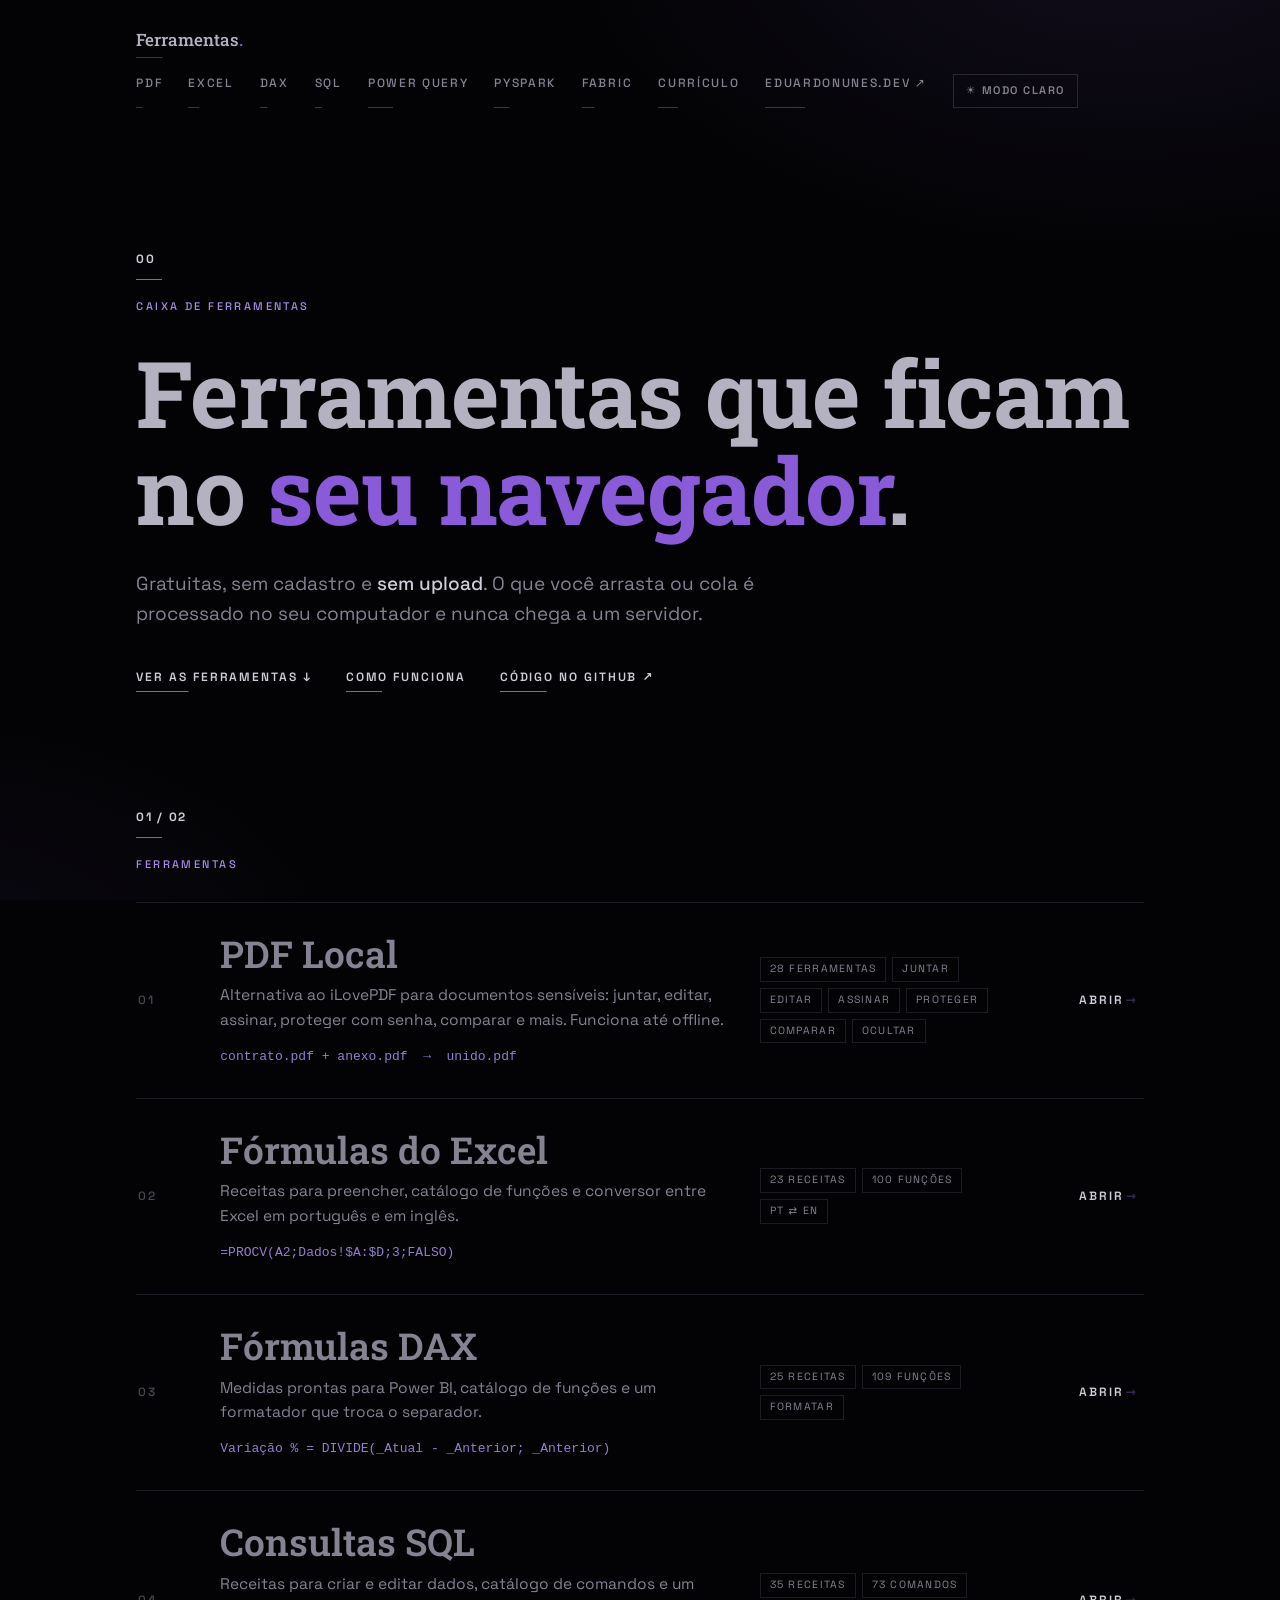
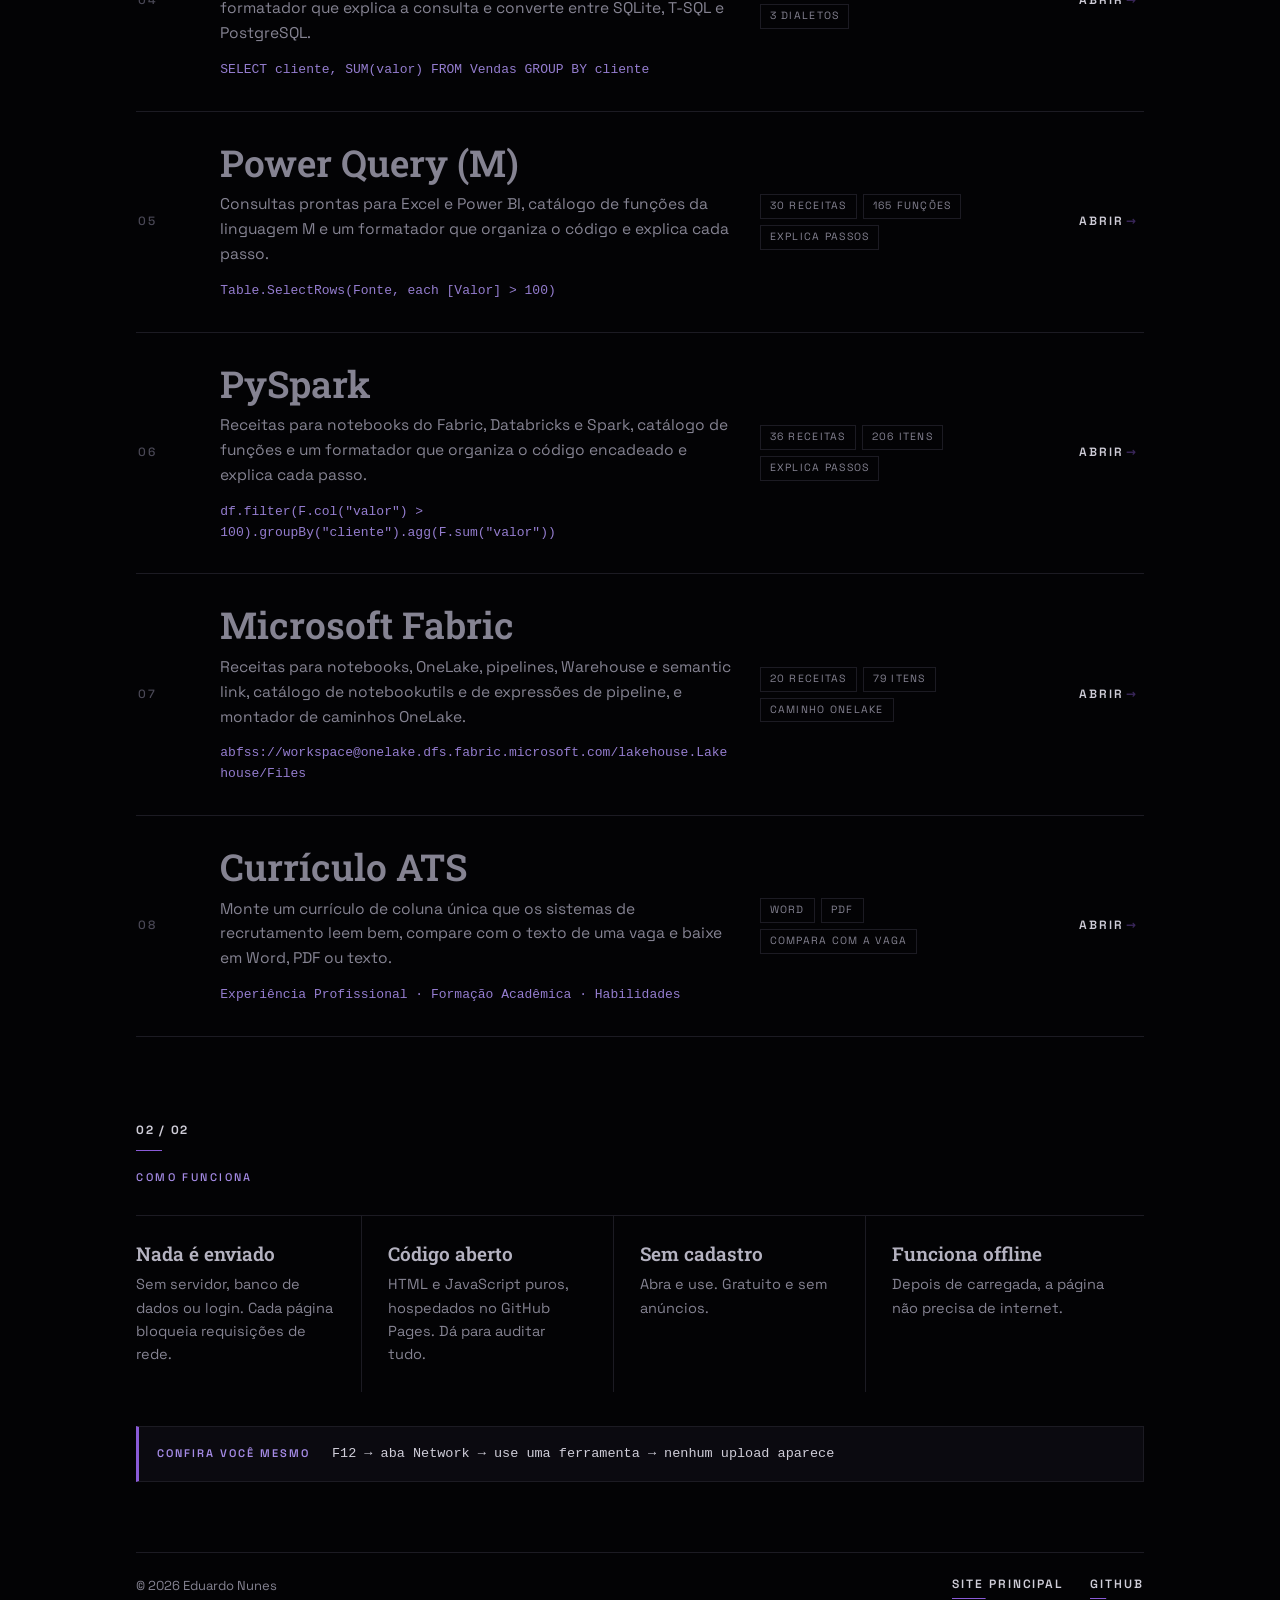
<file: index.html>
<!doctype html>
<html lang="pt-BR">
<head>
<meta charset="utf-8">
<script>try{var t=localStorage.getItem('ferramentas-tema');document.documentElement.dataset.theme=(t==='light'?'light':'dark')}catch(e){document.documentElement.dataset.theme='dark'}</script>
<meta name="viewport" content="width=device-width, initial-scale=1">
<!-- Nenhuma requisição de rede é permitida além dos arquivos do próprio site. -->
<meta http-equiv="Content-Security-Policy" content="default-src 'none'; script-src 'unsafe-inline'; style-src 'self' 'unsafe-inline'; font-src 'self'; img-src 'self' data:; base-uri 'none'; form-action 'none'">
<title>Ferramentas · Eduardo Nunes</title>
<meta name="description" content="Ferramentas gratuitas que rodam no navegador, sem upload e sem cadastro: PDF Local, fórmulas do Excel, fórmulas DAX para Power BI, consultas SQL, Power Query, PySpark, Microsoft Fabric e currículo ATS.">
<meta name="theme-color" content="#030305">
<meta property="og:title" content="Ferramentas · Eduardo Nunes">
<meta property="og:description" content="PDF Local, Excel, DAX, SQL, Power Query, PySpark, Microsoft Fabric e currículo ATS. Tudo no navegador, nada é enviado.">
<link rel="icon" href="assets/favicon.svg" type="image/svg+xml">
<link rel="stylesheet" href="assets/tema.css?v=3">
<style>
.hero{padding:clamp(48px,10vh,120px) 0 clamp(40px,8vh,96px)}
.hero h1{font-size:clamp(40px,7.2vw,96px);max-width:11em}
.hero .sub{margin-top:30px}
.cta{display:flex;flex-wrap:wrap;gap:12px 34px;margin-top:38px}

.tools{border-top:1px solid var(--line)}
.tool{display:grid;grid-template-columns:56px minmax(0,1fr) minmax(0,260px) 96px;gap:8px 28px;align-items:center;padding:30px 0;border-bottom:1px solid var(--line);text-decoration:none;position:relative;transition:background .4s}
.tool::before{content:"";position:absolute;left:0;top:-1px;height:1px;width:100%;background:var(--accent);transform:scaleX(0);transform-origin:0 50%;transition:transform .7s var(--ease)}
.tool:hover::before,.tool:focus-visible::before{transform:scaleX(1)}
.tool:hover{background:linear-gradient(90deg,rgba(138,91,216,.06),transparent 70%)}
.tool .n{font-size:12px;font-weight:500;letter-spacing:.14em;color:var(--dim);transition:color .3s;padding-left:2px}
.tool:hover .n{color:var(--accent)}
.tool h3{font-family:var(--serif);font-weight:600;font-size:clamp(24px,2.9vw,38px);line-height:1.15;color:var(--muted);transition:color .35s,transform .6s var(--ease)}
.tool:hover h3,.tool:focus-visible h3{color:var(--head);transform:translateX(6px)}
.tool p{margin-top:8px;color:var(--muted);font-size:15.5px;max-width:34em}
.tool .ex{display:block;margin-top:14px;font-family:var(--mono);font-size:13px;color:var(--accent-soft);opacity:.9;white-space:pre-wrap;word-break:break-word}
.tg{display:flex;flex-wrap:wrap;gap:6px}
.tg li{font-size:10.5px;letter-spacing:.12em;text-transform:uppercase;color:var(--muted);border:1px solid var(--line);padding:3px 9px}
.go{justify-self:end;font-size:12px;font-weight:600;letter-spacing:.16em;text-transform:uppercase;color:var(--text);white-space:nowrap}
.go::after{content:"\2192";display:inline-block;margin-left:8px;color:var(--accent);transform:translateX(-6px);opacity:.4;transition:transform .5s var(--ease),opacity .3s}
.tool:hover .go::after{transform:none;opacity:1}

.facts{display:grid;grid-template-columns:repeat(4,1fr);gap:0;border-top:1px solid var(--line)}
.fact{padding:26px 26px 26px 0;border-right:1px solid var(--line);margin-right:26px}
.fact:last-child{border-right:0;margin-right:0}
.fact h3{font-family:var(--serif);font-weight:600;font-size:19px;color:var(--head);line-height:1.25}
.fact p{margin-top:8px;font-size:14.5px;color:var(--muted)}
.verify{margin-top:34px;display:flex;flex-wrap:wrap;gap:10px 22px;align-items:center;padding:16px 18px;border:1px solid var(--line);border-left:3px solid var(--accent);background:var(--panel2)}
.verify .k{font-size:11px;font-weight:600;letter-spacing:.18em;text-transform:uppercase;color:var(--accent-soft)}
.verify code{color:var(--text);font-size:13.5px}

.foot{margin-top:70px;padding-top:22px;border-top:1px solid var(--line);display:flex;flex-wrap:wrap;gap:12px 32px;justify-content:space-between;align-items:center;font-size:13px;color:var(--muted)}
.foot nav{display:flex;gap:26px;flex-wrap:wrap}

@media (max-width:900px){
  .tool{grid-template-columns:40px minmax(0,1fr);padding:24px 0}
  .tool .tg,.tool .go{grid-column:2}
  .tool .go{justify-self:start;margin-top:6px}
  .facts{grid-template-columns:1fr 1fr}
  .fact{border-right:0;margin-right:0;padding:22px 16px 22px 0;border-bottom:1px solid var(--line)}
}
@media (max-width:520px){.facts{grid-template-columns:1fr}}
</style>
</head>
<body>
<div class="wrap">
  <header class="topbar">
    <a class="logo" href="./">Ferramentas<i>.</i></a>
    <nav style="display:flex;gap:26px;flex-wrap:wrap">
      <a href="pdf/">PDF</a><a href="excel/">Excel</a><a href="dax/">DAX</a><a href="sql/">SQL</a><a href="powerquery/">Power Query</a><a href="pyspark/">PySpark</a><a href="fabric/">Fabric</a><a href="curriculo/">Currículo</a>
      <a href="https://eduardonunes.dev">eduardonunes.dev ↗</a><button class="theme-btn" id="themeBtn" type="button">☀ Modo claro</button>
    </nav>
  </header>

  <section class="hero">
    <div class="kicker"><span class="count">00</span><span class="bar"></span><span class="label">Caixa de ferramentas</span></div>
    <h1>Ferramentas que ficam no <em>seu navegador</em>.</h1>
    <p class="sub">Gratuitas, sem cadastro e <strong>sem upload</strong>. O que você arrasta ou cola é processado no seu computador e nunca chega a um servidor.</p>
    <div class="cta">
      <a class="tl" href="#ferramentas">Ver as ferramentas ↓</a>
      <a class="tl" href="#como-funciona">Como funciona</a>
      <a class="tl" href="https://github.com/DevEduNunes/Ferramentas">Código no GitHub ↗</a>
    </div>
  </section>

  <section id="ferramentas">
    <div class="kicker"><span class="count">01 / 02</span><span class="bar"></span><span class="label">Ferramentas</span></div>
    <div class="tools">
      <a class="tool" href="pdf/">
        <span class="n">01</span>
        <div>
          <h3>PDF Local</h3>
          <p>Alternativa ao iLovePDF para documentos sensíveis: juntar, editar, assinar, proteger com senha, comparar e mais. Funciona até offline.</p>
          <code class="ex">contrato.pdf + anexo.pdf  →  unido.pdf</code>
        </div>
        <ul class="tg"><li>28 ferramentas</li><li>Juntar</li><li>Editar</li><li>Assinar</li><li>Proteger</li><li>Comparar</li><li>Ocultar</li></ul>
        <span class="go">Abrir</span>
      </a>
      <a class="tool" href="excel/">
        <span class="n">02</span>
        <div>
          <h3>Fórmulas do Excel</h3>
          <p>Receitas para preencher, catálogo de funções e conversor entre Excel em português e em inglês.</p>
          <code class="ex">=PROCV(A2;Dados!$A:$D;3;FALSO)</code>
        </div>
        <ul class="tg"><li>23 receitas</li><li>100 funções</li><li>PT ⇄ EN</li></ul>
        <span class="go">Abrir</span>
      </a>
      <a class="tool" href="dax/">
        <span class="n">03</span>
        <div>
          <h3>Fórmulas DAX</h3>
          <p>Medidas prontas para Power BI, catálogo de funções e um formatador que troca o separador.</p>
          <code class="ex">Variação % = DIVIDE(_Atual - _Anterior; _Anterior)</code>
        </div>
        <ul class="tg"><li>25 receitas</li><li>109 funções</li><li>Formatar</li></ul>
        <span class="go">Abrir</span>
      </a>
      <a class="tool" href="sql/">
        <span class="n">04</span>
        <div>
          <h3>Consultas SQL</h3>
          <p>Receitas para criar e editar dados, catálogo de comandos e um formatador que explica a consulta e converte entre SQLite, T-SQL e PostgreSQL.</p>
          <code class="ex">SELECT cliente, SUM(valor) FROM Vendas GROUP BY cliente</code>
        </div>
        <ul class="tg"><li>35 receitas</li><li>73 comandos</li><li>3 dialetos</li></ul>
        <span class="go">Abrir</span>
      </a>
      <a class="tool" href="powerquery/">
        <span class="n">05</span>
        <div>
          <h3>Power Query (M)</h3>
          <p>Consultas prontas para Excel e Power BI, catálogo de funções da linguagem M e um formatador que organiza o código e explica cada passo.</p>
          <code class="ex">Table.SelectRows(Fonte, each [Valor] &gt; 100)</code>
        </div>
        <ul class="tg"><li>30 receitas</li><li>165 funções</li><li>Explica passos</li></ul>
        <span class="go">Abrir</span>
      </a>
      <a class="tool" href="pyspark/">
        <span class="n">06</span>
        <div>
          <h3>PySpark</h3>
          <p>Receitas para notebooks do Fabric, Databricks e Spark, catálogo de funções e um formatador que organiza o código encadeado e explica cada passo.</p>
          <code class="ex">df.filter(F.col("valor") &gt; 100).groupBy("cliente").agg(F.sum("valor"))</code>
        </div>
        <ul class="tg"><li>36 receitas</li><li>206 itens</li><li>Explica passos</li></ul>
        <span class="go">Abrir</span>
      </a>
      <a class="tool" href="fabric/">
        <span class="n">07</span>
        <div>
          <h3>Microsoft Fabric</h3>
          <p>Receitas para notebooks, OneLake, pipelines, Warehouse e semantic link, catálogo de notebookutils e de expressões de pipeline, e montador de caminhos OneLake.</p>
          <code class="ex">abfss://workspace@onelake.dfs.fabric.microsoft.com/lakehouse.Lakehouse/Files</code>
        </div>
        <ul class="tg"><li>20 receitas</li><li>79 itens</li><li>Caminho OneLake</li></ul>
        <span class="go">Abrir</span>
      </a>
      <a class="tool" href="curriculo/">
        <span class="n">08</span>
        <div>
          <h3>Currículo ATS</h3>
          <p>Monte um currículo de coluna única que os sistemas de recrutamento leem bem, compare com o texto de uma vaga e baixe em Word, PDF ou texto.</p>
          <code class="ex">Experiência Profissional · Formação Acadêmica · Habilidades</code>
        </div>
        <ul class="tg"><li>Word</li><li>PDF</li><li>Compara com a vaga</li></ul>
        <span class="go">Abrir</span>
      </a>
    </div>
  </section>

  <section id="como-funciona" style="margin-top:84px">
    <div class="kicker"><span class="count">02 / 02</span><span class="bar"></span><span class="label">Como funciona</span></div>
    <div class="facts">
      <div class="fact"><h3>Nada é enviado</h3><p>Sem servidor, banco de dados ou login. Cada página bloqueia requisições de rede.</p></div>
      <div class="fact"><h3>Código aberto</h3><p>HTML e JavaScript puros, hospedados no GitHub Pages. Dá para auditar tudo.</p></div>
      <div class="fact"><h3>Sem cadastro</h3><p>Abra e use. Gratuito e sem anúncios.</p></div>
      <div class="fact"><h3>Funciona offline</h3><p>Depois de carregada, a página não precisa de internet.</p></div>
    </div>
    <div class="verify"><span class="k">Confira você mesmo</span><code>F12  →  aba Network  →  use uma ferramenta  →  nenhum upload aparece</code></div>
  </section>

  <footer class="foot" style="max-width:none">
    <span>© <span id="y">2026</span> Eduardo Nunes</span>
    <nav>
      <a class="tl" href="https://eduardonunes.dev">Site principal</a>
      <a class="tl" href="https://github.com/DevEduNunes/Ferramentas">GitHub</a>
    </nav>
  </footer>
</div>
<script>try{document.getElementById('y').textContent=new Date().getFullYear()}catch(e){}</script>
<script>(function(){var b=document.getElementById('themeBtn');if(!b)return;var r=document.documentElement;function lab(){var l=r.dataset.theme==='light';b.textContent=l?'☾ Modo escuro':'☀ Modo claro';b.setAttribute('aria-label',l?'Mudar para o modo escuro':'Mudar para o modo claro');var m=document.querySelector('meta[name=theme-color]');if(m)m.content=l?'#f7f6fa':'#030305'}b.addEventListener('click',function(){var n=r.dataset.theme==='light'?'dark':'light';r.dataset.theme=n;try{localStorage.setItem('ferramentas-tema',n)}catch(e){}lab()});lab()})();</script>
</body>
</html>
</file>
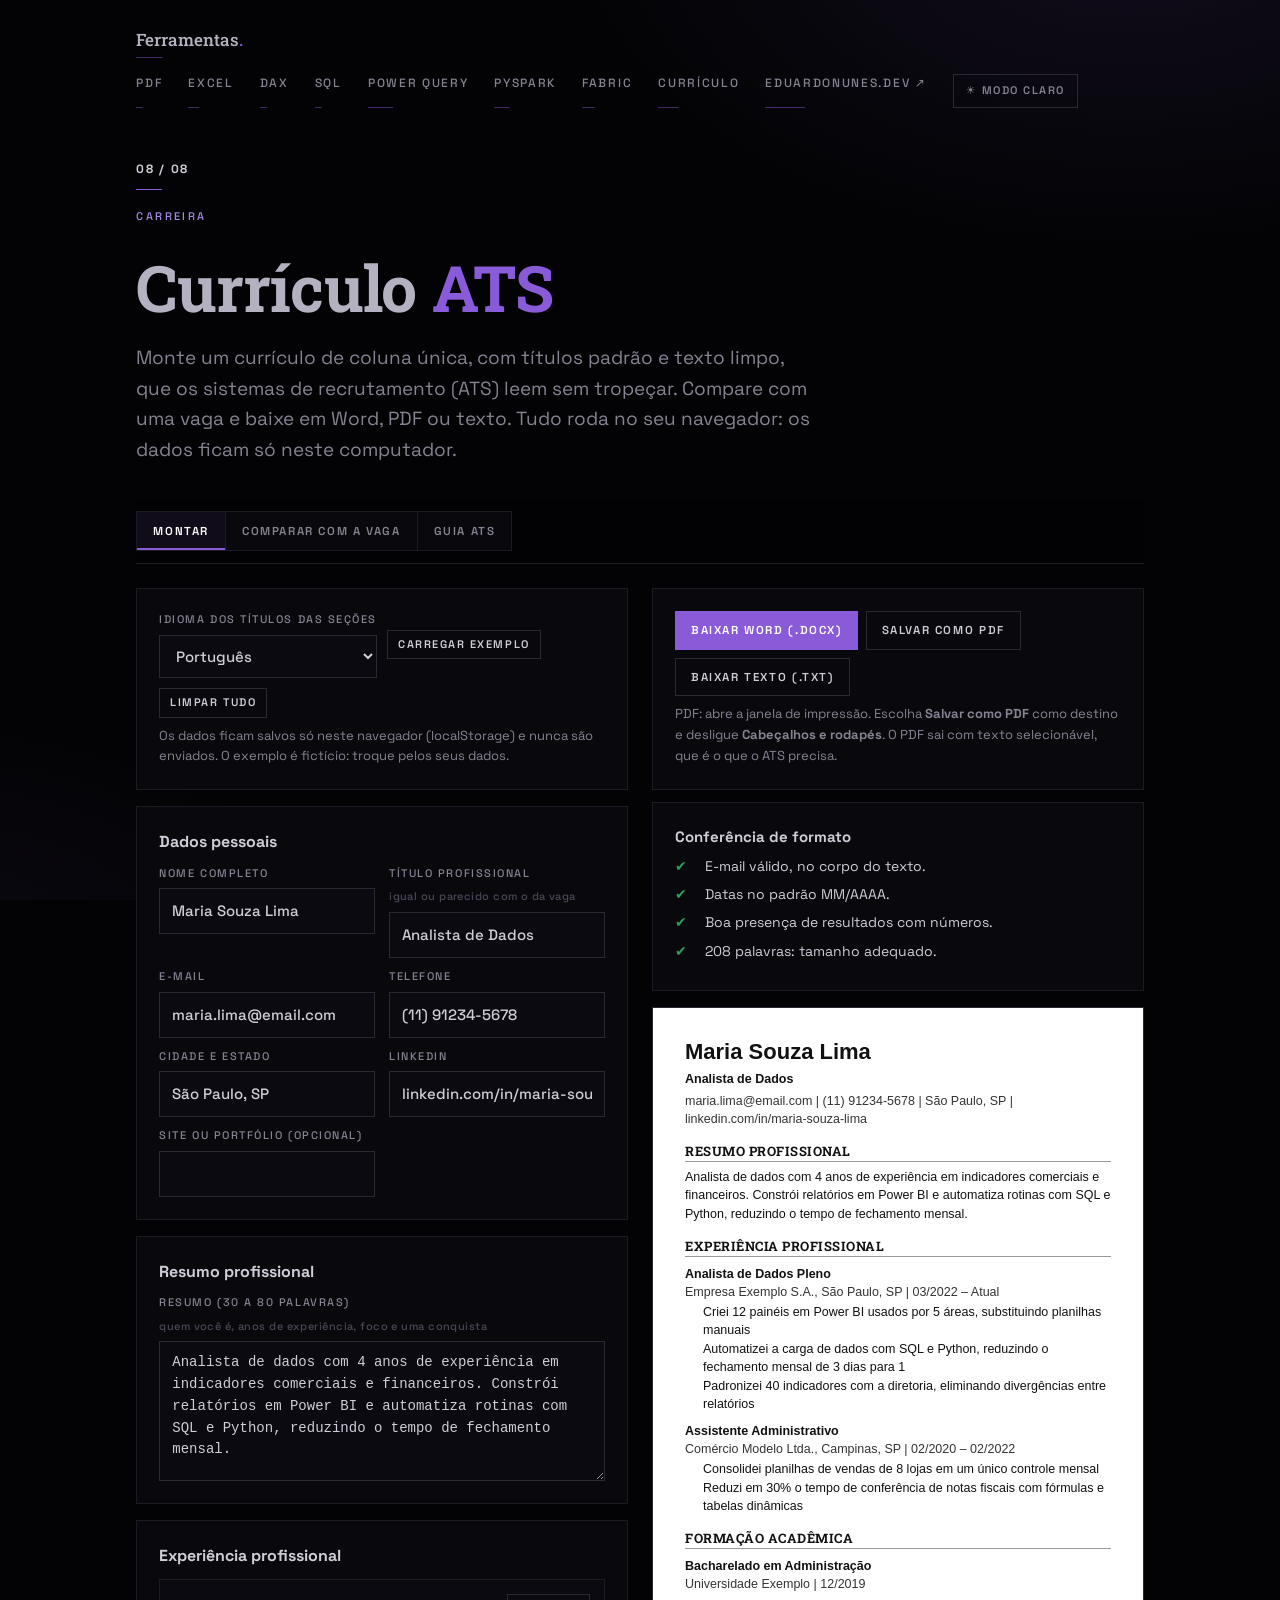
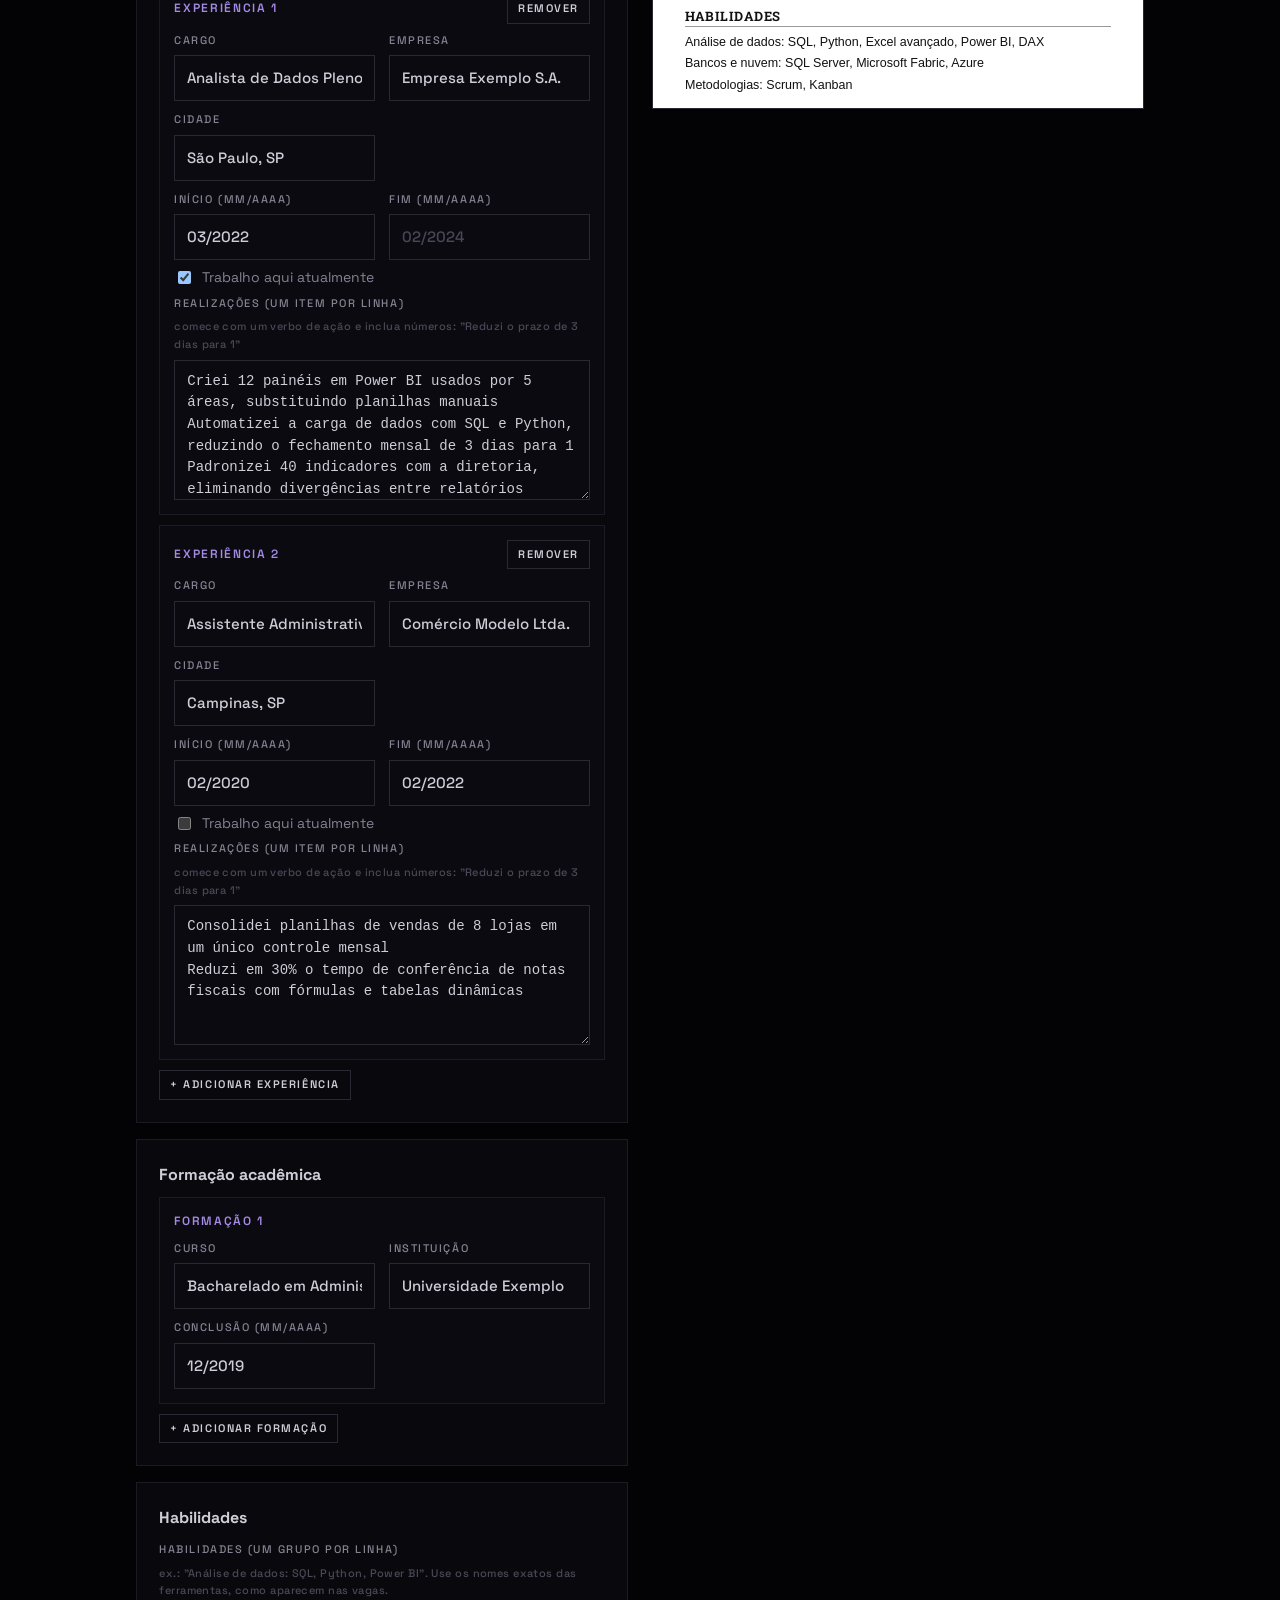
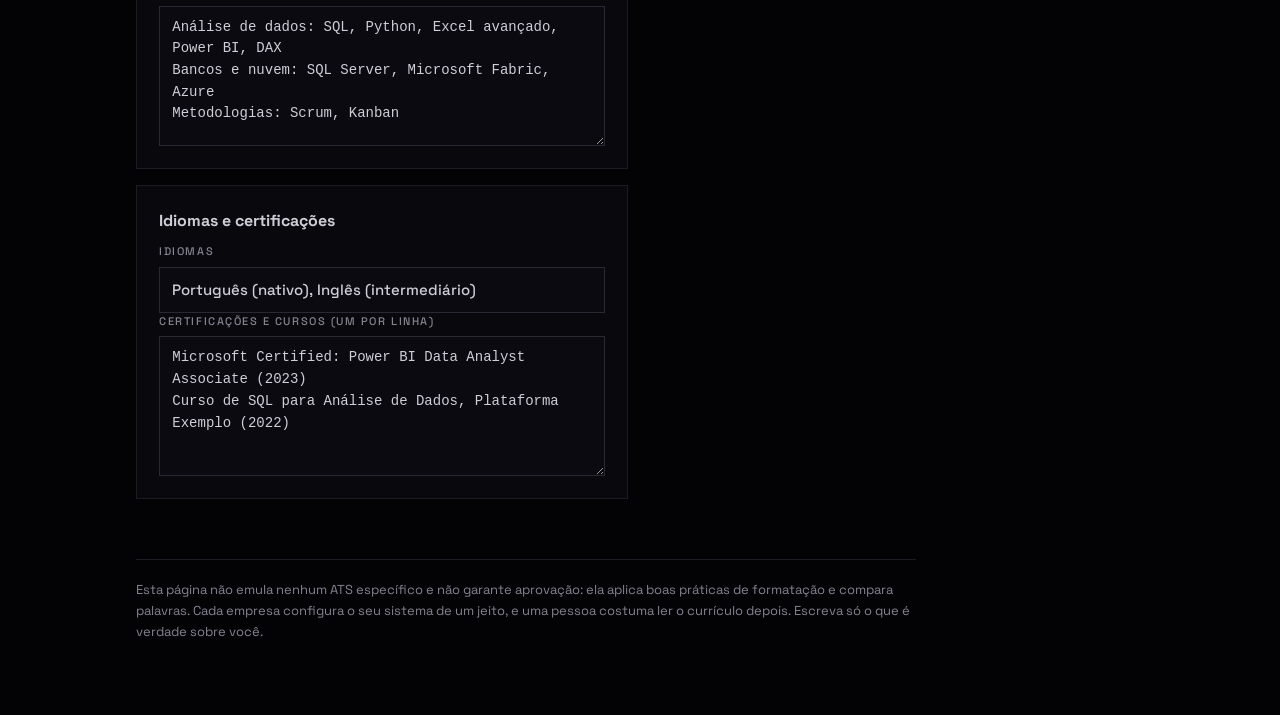
<file: curriculo/index.html>
<!doctype html>
<html lang="pt-BR">
<head>
<meta charset="utf-8">
<script>try{var t=localStorage.getItem('ferramentas-tema');document.documentElement.dataset.theme=(t==='light'?'light':'dark')}catch(e){document.documentElement.dataset.theme='dark'}</script>
<meta name="viewport" content="width=device-width, initial-scale=1">
<meta name="theme-color" content="#030305">
<!-- Nenhuma requisição de rede é permitida: tudo roda no navegador. -->
<meta http-equiv="Content-Security-Policy" content="default-src 'none'; script-src 'unsafe-inline'; style-src 'self' 'unsafe-inline'; font-src 'self'; img-src 'self' data:; base-uri 'none'; form-action 'none'">
<title>Currículo ATS · Ferramentas</title>
<meta name="description" content="Monte um currículo simples e legível por sistemas ATS, confira o texto contra uma vaga e baixe em Word, PDF ou texto. Tudo no navegador, seus dados não saem do computador.">
<link rel="icon" href="../assets/favicon.svg" type="image/svg+xml">
<link rel="stylesheet" href="../assets/tema.css?v=3">
<style>
.badge2{display:inline-block;margin-left:8px;padding:1px 7px;border:1px solid var(--line2);font:500 10.5px var(--sans);letter-spacing:.08em;text-transform:uppercase;color:var(--muted);vertical-align:middle}
.cvgrid{display:grid;grid-template-columns:minmax(0,1fr) minmax(0,1fr);gap:24px;align-items:start}
@media (max-width:980px){.cvgrid{grid-template-columns:minmax(0,1fr)}}
.sticky{position:sticky;top:12px}
@media (max-width:980px){.sticky{position:static}}
.two{display:grid;grid-template-columns:1fr 1fr;gap:10px 14px}
@media (max-width:520px){.two{grid-template-columns:1fr}}
.item{border:1px solid var(--line);padding:14px;margin:10px 0;background:var(--panel2)}
.item h4{margin:0 0 8px;font-size:12px;letter-spacing:.14em;text-transform:uppercase;color:var(--accent-soft);font-weight:600;display:flex;justify-content:space-between;align-items:center;gap:8px}
.btn.sm{padding:5px 10px;font-size:11px}
.chkrow{display:flex;gap:8px;align-items:center;font-size:14px;color:var(--muted)}
.chkrow input{width:auto}
/* folha de papel: sempre clara, como sairá no arquivo */
#cv{background:#fff;color:#111;padding:28px 32px;font-family:Arial,Helvetica,sans-serif;font-size:12.5px;line-height:1.45;border:1px solid var(--line2);max-height:78vh;overflow:auto}
#cv .nm{font-size:22px;font-weight:700;margin:0}
#cv .tt{font-weight:700;margin:2px 0 0}
#cv .ct{margin:4px 0 0;color:#333}
#cv h2{font-size:13px;font-weight:700;text-transform:uppercase;border-bottom:1px solid #999;margin:16px 0 6px;padding-bottom:2px;letter-spacing:.04em;color:#111}
#cv .rl{font-weight:700;margin:8px 0 0}
#cv .mt{color:#333;margin:0 0 2px}
#cv p{margin:3px 0}
#cv ul{margin:2px 0 4px 18px;padding:0}
#cv li{margin:1px 0}
#cv .vz{color:#777}
.ok2{color:#2e9e5b}.wn2{color:#c58a00}.bd2{color:#d0453a}
.chk{display:grid;grid-template-columns:22px 1fr;gap:4px 8px;margin:6px 0;font-size:14px}
.score{font-family:var(--serif);font-size:44px;line-height:1;color:var(--head)}
.kw{display:flex;flex-wrap:wrap;gap:6px;margin:8px 0}
.kw span{border:1px solid var(--line2);padding:3px 9px;font-size:13px}
.kw.hit span{border-color:#2e9e5b;color:var(--text)}
.kw.miss span{border-color:#c58a00}
@media print{
  html,body{background:#fff!important}
  .wrap>*:not(#p-montar),#p-montar .ctlcol,.topbar,footer{display:none!important}
  .wrap,#p-montar,.cvgrid{display:block!important;padding:0!important;margin:0!important;max-width:none!important}
  .sticky{position:static!important}
  #cv{border:0;max-height:none!important;overflow:visible!important;padding:0!important}
  #cvbar{display:none!important}
  @page{margin:16mm}
}
</style>
</head>
<body>
<div class="wrap">
<header class="topbar"><a class="logo" href="../">Ferramentas<i>.</i></a><nav style="display:flex;gap:26px;flex-wrap:wrap"><a href="../pdf/">PDF</a><a href="../excel/">Excel</a><a href="../dax/">DAX</a><a href="../sql/">SQL</a><a href="../powerquery/">Power Query</a><a href="../pyspark/">PySpark</a><a href="../fabric/">Fabric</a><a href="../curriculo/">Currículo</a><a href="https://eduardonunes.dev">eduardonunes.dev ↗</a><button class="theme-btn" id="themeBtn" type="button">☀ Modo claro</button></nav></header>
<div class="kicker"><span class="count">08 / 08</span><span class="bar"></span><span class="label">Carreira</span></div>
<h1>Currículo <em>ATS</em></h1>
<p class="sub">Monte um currículo de coluna única, com títulos padrão e texto limpo, que os sistemas de recrutamento (ATS) leem sem tropeçar. Compare com uma vaga e baixe em Word, PDF ou texto. Tudo roda no seu navegador: os dados ficam só neste computador.</p>

<div class="ctl">
  <div class="seg" role="tablist" aria-label="Seções">
    <button role="tab" id="tab-montar" aria-selected="true" data-tab="montar">Montar</button>
    <button role="tab" id="tab-vaga" aria-selected="false" data-tab="vaga">Comparar com a vaga</button>
    <button role="tab" id="tab-guia" aria-selected="false" data-tab="guia">Guia ATS</button>
  </div>
</div>

<section id="p-montar">
  <div class="cvgrid">
    <div class="ctlcol" id="form"></div>
    <div class="sticky">
      <div class="card" style="margin-bottom:12px">
        <div class="row" id="cvbar" style="justify-content:flex-start;flex-wrap:wrap;gap:8px">
          <button class="btn primary" id="bdocx" type="button">Baixar Word (.docx)</button>
          <button class="btn" id="bpdf" type="button">Salvar como PDF</button>
          <button class="btn" id="btxt" type="button">Baixar texto (.txt)</button>
        </div>
        <p class="hint" style="margin:8px 0 0">PDF: abre a janela de impressão. Escolha <b>Salvar como PDF</b> como destino e desligue <b>Cabeçalhos e rodapés</b>. O PDF sai com texto selecionável, que é o que o ATS precisa.</p>
      </div>
      <div class="card" id="checks"></div>
      <div id="cv" aria-label="Prévia do currículo"></div>
    </div>
  </div>
</section>

<section id="p-vaga" class="hide">
  <div class="card">
    <div class="two">
      <label class="f">Texto da vaga (cole a descrição completa)<textarea id="vtxt" rows="10" spellcheck="false" placeholder="Cole aqui a descrição da vaga…"></textarea></label>
      <label class="f">Seu currículo<textarea id="ctxt" rows="10" spellcheck="false" placeholder="Cole o texto do currículo ou use o montado na aba Montar."></textarea></label>
    </div>
    <div class="row" style="margin-top:10px;justify-content:flex-start;flex-wrap:wrap">
      <button class="btn primary" id="vgo" type="button">Comparar</button>
      <button class="btn" id="vuse" type="button">Usar o currículo montado</button>
      <span class="hint">A análise acontece aqui mesmo. Nada é enviado.</span>
    </div>
  </div>
  <div id="vout"></div>
</section>

<section id="p-guia" class="hide">
  <div class="card" id="guia"></div>
</section>

<footer>Esta página não emula nenhum ATS específico e não garante aprovação: ela aplica boas práticas de formatação e compara palavras. Cada empresa configura o seu sistema de um jeito, e uma pessoa costuma ler o currículo depois. Escreva só o que é verdade sobre você.</footer>
</div>

<script>
/*!

JSZip v3.10.1 - A JavaScript class for generating and reading zip files
<http://stuartk.com/jszip>

(c) 2009-2016 Stuart Knightley <stuart [at] stuartk.com>
Dual licenced under the MIT license or GPLv3. See https://raw.github.com/Stuk/jszip/main/LICENSE.markdown.

JSZip uses the library pako released under the MIT license :
https://github.com/nodeca/pako/blob/main/LICENSE
*/

!function(e){if("object"==typeof exports&&"undefined"!=typeof module)module.exports=e();else if("function"==typeof define&&define.amd)define([],e);else{("undefined"!=typeof window?window:"undefined"!=typeof global?global:"undefined"!=typeof self?self:this).JSZip=e()}}(function(){return function s(a,o,h){function u(r,e){if(!o[r]){if(!a[r]){var t="function"==typeof require&&require;if(!e&&t)return t(r,!0);if(l)return l(r,!0);var n=new Error("Cannot find module '"+r+"'");throw n.code="MODULE_NOT_FOUND",n}var i=o[r]={exports:{}};a[r][0].call(i.exports,function(e){var t=a[r][1][e];return u(t||e)},i,i.exports,s,a,o,h)}return o[r].exports}for(var l="function"==typeof require&&require,e=0;e<h.length;e++)u(h[e]);return u}({1:[function(e,t,r){"use strict";var d=e("./utils"),c=e("./support"),p="ABCDEFGHIJKLMNOPQRSTUVWXYZabcdefghijklmnopqrstuvwxyz0123456789+/=";r.encode=function(e){for(var t,r,n,i,s,a,o,h=[],u=0,l=e.length,f=l,c="string"!==d.getTypeOf(e);u<e.length;)f=l-u,n=c?(t=e[u++],r=u<l?e[u++]:0,u<l?e[u++]:0):(t=e.charCodeAt(u++),r=u<l?e.charCodeAt(u++):0,u<l?e.charCodeAt(u++):0),i=t>>2,s=(3&t)<<4|r>>4,a=1<f?(15&r)<<2|n>>6:64,o=2<f?63&n:64,h.push(p.charAt(i)+p.charAt(s)+p.charAt(a)+p.charAt(o));return h.join("")},r.decode=function(e){var t,r,n,i,s,a,o=0,h=0,u="data:";if(e.substr(0,u.length)===u)throw new Error("Invalid base64 input, it looks like a data url.");var l,f=3*(e=e.replace(/[^A-Za-z0-9+/=]/g,"")).length/4;if(e.charAt(e.length-1)===p.charAt(64)&&f--,e.charAt(e.length-2)===p.charAt(64)&&f--,f%1!=0)throw new Error("Invalid base64 input, bad content length.");for(l=c.uint8array?new Uint8Array(0|f):new Array(0|f);o<e.length;)t=p.indexOf(e.charAt(o++))<<2|(i=p.indexOf(e.charAt(o++)))>>4,r=(15&i)<<4|(s=p.indexOf(e.charAt(o++)))>>2,n=(3&s)<<6|(a=p.indexOf(e.charAt(o++))),l[h++]=t,64!==s&&(l[h++]=r),64!==a&&(l[h++]=n);return l}},{"./support":30,"./utils":32}],2:[function(e,t,r){"use strict";var n=e("./external"),i=e("./stream/DataWorker"),s=e("./stream/Crc32Probe"),a=e("./stream/DataLengthProbe");function o(e,t,r,n,i){this.compressedSize=e,this.uncompressedSize=t,this.crc32=r,this.compression=n,this.compressedContent=i}o.prototype={getContentWorker:function(){var e=new i(n.Promise.resolve(this.compressedContent)).pipe(this.compression.uncompressWorker()).pipe(new a("data_length")),t=this;return e.on("end",function(){if(this.streamInfo.data_length!==t.uncompressedSize)throw new Error("Bug : uncompressed data size mismatch")}),e},getCompressedWorker:function(){return new i(n.Promise.resolve(this.compressedContent)).withStreamInfo("compressedSize",this.compressedSize).withStreamInfo("uncompressedSize",this.uncompressedSize).withStreamInfo("crc32",this.crc32).withStreamInfo("compression",this.compression)}},o.createWorkerFrom=function(e,t,r){return e.pipe(new s).pipe(new a("uncompressedSize")).pipe(t.compressWorker(r)).pipe(new a("compressedSize")).withStreamInfo("compression",t)},t.exports=o},{"./external":6,"./stream/Crc32Probe":25,"./stream/DataLengthProbe":26,"./stream/DataWorker":27}],3:[function(e,t,r){"use strict";var n=e("./stream/GenericWorker");r.STORE={magic:"\0\0",compressWorker:function(){return new n("STORE compression")},uncompressWorker:function(){return new n("STORE decompression")}},r.DEFLATE=e("./flate")},{"./flate":7,"./stream/GenericWorker":28}],4:[function(e,t,r){"use strict";var n=e("./utils");var o=function(){for(var e,t=[],r=0;r<256;r++){e=r;for(var n=0;n<8;n++)e=1&e?3988292384^e>>>1:e>>>1;t[r]=e}return t}();t.exports=function(e,t){return void 0!==e&&e.length?"string"!==n.getTypeOf(e)?function(e,t,r,n){var i=o,s=n+r;e^=-1;for(var a=n;a<s;a++)e=e>>>8^i[255&(e^t[a])];return-1^e}(0|t,e,e.length,0):function(e,t,r,n){var i=o,s=n+r;e^=-1;for(var a=n;a<s;a++)e=e>>>8^i[255&(e^t.charCodeAt(a))];return-1^e}(0|t,e,e.length,0):0}},{"./utils":32}],5:[function(e,t,r){"use strict";r.base64=!1,r.binary=!1,r.dir=!1,r.createFolders=!0,r.date=null,r.compression=null,r.compressionOptions=null,r.comment=null,r.unixPermissions=null,r.dosPermissions=null},{}],6:[function(e,t,r){"use strict";var n=null;n="undefined"!=typeof Promise?Promise:e("lie"),t.exports={Promise:n}},{lie:37}],7:[function(e,t,r){"use strict";var n="undefined"!=typeof Uint8Array&&"undefined"!=typeof Uint16Array&&"undefined"!=typeof Uint32Array,i=e("pako"),s=e("./utils"),a=e("./stream/GenericWorker"),o=n?"uint8array":"array";function h(e,t){a.call(this,"FlateWorker/"+e),this._pako=null,this._pakoAction=e,this._pakoOptions=t,this.meta={}}r.magic="\b\0",s.inherits(h,a),h.prototype.processChunk=function(e){this.meta=e.meta,null===this._pako&&this._createPako(),this._pako.push(s.transformTo(o,e.data),!1)},h.prototype.flush=function(){a.prototype.flush.call(this),null===this._pako&&this._createPako(),this._pako.push([],!0)},h.prototype.cleanUp=function(){a.prototype.cleanUp.call(this),this._pako=null},h.prototype._createPako=function(){this._pako=new i[this._pakoAction]({raw:!0,level:this._pakoOptions.level||-1});var t=this;this._pako.onData=function(e){t.push({data:e,meta:t.meta})}},r.compressWorker=function(e){return new h("Deflate",e)},r.uncompressWorker=function(){return new h("Inflate",{})}},{"./stream/GenericWorker":28,"./utils":32,pako:38}],8:[function(e,t,r){"use strict";function A(e,t){var r,n="";for(r=0;r<t;r++)n+=String.fromCharCode(255&e),e>>>=8;return n}function n(e,t,r,n,i,s){var a,o,h=e.file,u=e.compression,l=s!==O.utf8encode,f=I.transformTo("string",s(h.name)),c=I.transformTo("string",O.utf8encode(h.name)),d=h.comment,p=I.transformTo("string",s(d)),m=I.transformTo("string",O.utf8encode(d)),_=c.length!==h.name.length,g=m.length!==d.length,b="",v="",y="",w=h.dir,k=h.date,x={crc32:0,compressedSize:0,uncompressedSize:0};t&&!r||(x.crc32=e.crc32,x.compressedSize=e.compressedSize,x.uncompressedSize=e.uncompressedSize);var S=0;t&&(S|=8),l||!_&&!g||(S|=2048);var z=0,C=0;w&&(z|=16),"UNIX"===i?(C=798,z|=function(e,t){var r=e;return e||(r=t?16893:33204),(65535&r)<<16}(h.unixPermissions,w)):(C=20,z|=function(e){return 63&(e||0)}(h.dosPermissions)),a=k.getUTCHours(),a<<=6,a|=k.getUTCMinutes(),a<<=5,a|=k.getUTCSeconds()/2,o=k.getUTCFullYear()-1980,o<<=4,o|=k.getUTCMonth()+1,o<<=5,o|=k.getUTCDate(),_&&(v=A(1,1)+A(B(f),4)+c,b+="up"+A(v.length,2)+v),g&&(y=A(1,1)+A(B(p),4)+m,b+="uc"+A(y.length,2)+y);var E="";return E+="\n\0",E+=A(S,2),E+=u.magic,E+=A(a,2),E+=A(o,2),E+=A(x.crc32,4),E+=A(x.compressedSize,4),E+=A(x.uncompressedSize,4),E+=A(f.length,2),E+=A(b.length,2),{fileRecord:R.LOCAL_FILE_HEADER+E+f+b,dirRecord:R.CENTRAL_FILE_HEADER+A(C,2)+E+A(p.length,2)+"\0\0\0\0"+A(z,4)+A(n,4)+f+b+p}}var I=e("../utils"),i=e("../stream/GenericWorker"),O=e("../utf8"),B=e("../crc32"),R=e("../signature");function s(e,t,r,n){i.call(this,"ZipFileWorker"),this.bytesWritten=0,this.zipComment=t,this.zipPlatform=r,this.encodeFileName=n,this.streamFiles=e,this.accumulate=!1,this.contentBuffer=[],this.dirRecords=[],this.currentSourceOffset=0,this.entriesCount=0,this.currentFile=null,this._sources=[]}I.inherits(s,i),s.prototype.push=function(e){var t=e.meta.percent||0,r=this.entriesCount,n=this._sources.length;this.accumulate?this.contentBuffer.push(e):(this.bytesWritten+=e.data.length,i.prototype.push.call(this,{data:e.data,meta:{currentFile:this.currentFile,percent:r?(t+100*(r-n-1))/r:100}}))},s.prototype.openedSource=function(e){this.currentSourceOffset=this.bytesWritten,this.currentFile=e.file.name;var t=this.streamFiles&&!e.file.dir;if(t){var r=n(e,t,!1,this.currentSourceOffset,this.zipPlatform,this.encodeFileName);this.push({data:r.fileRecord,meta:{percent:0}})}else this.accumulate=!0},s.prototype.closedSource=function(e){this.accumulate=!1;var t=this.streamFiles&&!e.file.dir,r=n(e,t,!0,this.currentSourceOffset,this.zipPlatform,this.encodeFileName);if(this.dirRecords.push(r.dirRecord),t)this.push({data:function(e){return R.DATA_DESCRIPTOR+A(e.crc32,4)+A(e.compressedSize,4)+A(e.uncompressedSize,4)}(e),meta:{percent:100}});else for(this.push({data:r.fileRecord,meta:{percent:0}});this.contentBuffer.length;)this.push(this.contentBuffer.shift());this.currentFile=null},s.prototype.flush=function(){for(var e=this.bytesWritten,t=0;t<this.dirRecords.length;t++)this.push({data:this.dirRecords[t],meta:{percent:100}});var r=this.bytesWritten-e,n=function(e,t,r,n,i){var s=I.transformTo("string",i(n));return R.CENTRAL_DIRECTORY_END+"\0\0\0\0"+A(e,2)+A(e,2)+A(t,4)+A(r,4)+A(s.length,2)+s}(this.dirRecords.length,r,e,this.zipComment,this.encodeFileName);this.push({data:n,meta:{percent:100}})},s.prototype.prepareNextSource=function(){this.previous=this._sources.shift(),this.openedSource(this.previous.streamInfo),this.isPaused?this.previous.pause():this.previous.resume()},s.prototype.registerPrevious=function(e){this._sources.push(e);var t=this;return e.on("data",function(e){t.processChunk(e)}),e.on("end",function(){t.closedSource(t.previous.streamInfo),t._sources.length?t.prepareNextSource():t.end()}),e.on("error",function(e){t.error(e)}),this},s.prototype.resume=function(){return!!i.prototype.resume.call(this)&&(!this.previous&&this._sources.length?(this.prepareNextSource(),!0):this.previous||this._sources.length||this.generatedError?void 0:(this.end(),!0))},s.prototype.error=function(e){var t=this._sources;if(!i.prototype.error.call(this,e))return!1;for(var r=0;r<t.length;r++)try{t[r].error(e)}catch(e){}return!0},s.prototype.lock=function(){i.prototype.lock.call(this);for(var e=this._sources,t=0;t<e.length;t++)e[t].lock()},t.exports=s},{"../crc32":4,"../signature":23,"../stream/GenericWorker":28,"../utf8":31,"../utils":32}],9:[function(e,t,r){"use strict";var u=e("../compressions"),n=e("./ZipFileWorker");r.generateWorker=function(e,a,t){var o=new n(a.streamFiles,t,a.platform,a.encodeFileName),h=0;try{e.forEach(function(e,t){h++;var r=function(e,t){var r=e||t,n=u[r];if(!n)throw new Error(r+" is not a valid compression method !");return n}(t.options.compression,a.compression),n=t.options.compressionOptions||a.compressionOptions||{},i=t.dir,s=t.date;t._compressWorker(r,n).withStreamInfo("file",{name:e,dir:i,date:s,comment:t.comment||"",unixPermissions:t.unixPermissions,dosPermissions:t.dosPermissions}).pipe(o)}),o.entriesCount=h}catch(e){o.error(e)}return o}},{"../compressions":3,"./ZipFileWorker":8}],10:[function(e,t,r){"use strict";function n(){if(!(this instanceof n))return new n;if(arguments.length)throw new Error("The constructor with parameters has been removed in JSZip 3.0, please check the upgrade guide.");this.files=Object.create(null),this.comment=null,this.root="",this.clone=function(){var e=new n;for(var t in this)"function"!=typeof this[t]&&(e[t]=this[t]);return e}}(n.prototype=e("./object")).loadAsync=e("./load"),n.support=e("./support"),n.defaults=e("./defaults"),n.version="3.10.1",n.loadAsync=function(e,t){return(new n).loadAsync(e,t)},n.external=e("./external"),t.exports=n},{"./defaults":5,"./external":6,"./load":11,"./object":15,"./support":30}],11:[function(e,t,r){"use strict";var u=e("./utils"),i=e("./external"),n=e("./utf8"),s=e("./zipEntries"),a=e("./stream/Crc32Probe"),l=e("./nodejsUtils");function f(n){return new i.Promise(function(e,t){var r=n.decompressed.getContentWorker().pipe(new a);r.on("error",function(e){t(e)}).on("end",function(){r.streamInfo.crc32!==n.decompressed.crc32?t(new Error("Corrupted zip : CRC32 mismatch")):e()}).resume()})}t.exports=function(e,o){var h=this;return o=u.extend(o||{},{base64:!1,checkCRC32:!1,optimizedBinaryString:!1,createFolders:!1,decodeFileName:n.utf8decode}),l.isNode&&l.isStream(e)?i.Promise.reject(new Error("JSZip can't accept a stream when loading a zip file.")):u.prepareContent("the loaded zip file",e,!0,o.optimizedBinaryString,o.base64).then(function(e){var t=new s(o);return t.load(e),t}).then(function(e){var t=[i.Promise.resolve(e)],r=e.files;if(o.checkCRC32)for(var n=0;n<r.length;n++)t.push(f(r[n]));return i.Promise.all(t)}).then(function(e){for(var t=e.shift(),r=t.files,n=0;n<r.length;n++){var i=r[n],s=i.fileNameStr,a=u.resolve(i.fileNameStr);h.file(a,i.decompressed,{binary:!0,optimizedBinaryString:!0,date:i.date,dir:i.dir,comment:i.fileCommentStr.length?i.fileCommentStr:null,unixPermissions:i.unixPermissions,dosPermissions:i.dosPermissions,createFolders:o.createFolders}),i.dir||(h.file(a).unsafeOriginalName=s)}return t.zipComment.length&&(h.comment=t.zipComment),h})}},{"./external":6,"./nodejsUtils":14,"./stream/Crc32Probe":25,"./utf8":31,"./utils":32,"./zipEntries":33}],12:[function(e,t,r){"use strict";var n=e("../utils"),i=e("../stream/GenericWorker");function s(e,t){i.call(this,"Nodejs stream input adapter for "+e),this._upstreamEnded=!1,this._bindStream(t)}n.inherits(s,i),s.prototype._bindStream=function(e){var t=this;(this._stream=e).pause(),e.on("data",function(e){t.push({data:e,meta:{percent:0}})}).on("error",function(e){t.isPaused?this.generatedError=e:t.error(e)}).on("end",function(){t.isPaused?t._upstreamEnded=!0:t.end()})},s.prototype.pause=function(){return!!i.prototype.pause.call(this)&&(this._stream.pause(),!0)},s.prototype.resume=function(){return!!i.prototype.resume.call(this)&&(this._upstreamEnded?this.end():this._stream.resume(),!0)},t.exports=s},{"../stream/GenericWorker":28,"../utils":32}],13:[function(e,t,r){"use strict";var i=e("readable-stream").Readable;function n(e,t,r){i.call(this,t),this._helper=e;var n=this;e.on("data",function(e,t){n.push(e)||n._helper.pause(),r&&r(t)}).on("error",function(e){n.emit("error",e)}).on("end",function(){n.push(null)})}e("../utils").inherits(n,i),n.prototype._read=function(){this._helper.resume()},t.exports=n},{"../utils":32,"readable-stream":16}],14:[function(e,t,r){"use strict";t.exports={isNode:"undefined"!=typeof Buffer,newBufferFrom:function(e,t){if(Buffer.from&&Buffer.from!==Uint8Array.from)return Buffer.from(e,t);if("number"==typeof e)throw new Error('The "data" argument must not be a number');return new Buffer(e,t)},allocBuffer:function(e){if(Buffer.alloc)return Buffer.alloc(e);var t=new Buffer(e);return t.fill(0),t},isBuffer:function(e){return Buffer.isBuffer(e)},isStream:function(e){return e&&"function"==typeof e.on&&"function"==typeof e.pause&&"function"==typeof e.resume}}},{}],15:[function(e,t,r){"use strict";function s(e,t,r){var n,i=u.getTypeOf(t),s=u.extend(r||{},f);s.date=s.date||new Date,null!==s.compression&&(s.compression=s.compression.toUpperCase()),"string"==typeof s.unixPermissions&&(s.unixPermissions=parseInt(s.unixPermissions,8)),s.unixPermissions&&16384&s.unixPermissions&&(s.dir=!0),s.dosPermissions&&16&s.dosPermissions&&(s.dir=!0),s.dir&&(e=g(e)),s.createFolders&&(n=_(e))&&b.call(this,n,!0);var a="string"===i&&!1===s.binary&&!1===s.base64;r&&void 0!==r.binary||(s.binary=!a),(t instanceof c&&0===t.uncompressedSize||s.dir||!t||0===t.length)&&(s.base64=!1,s.binary=!0,t="",s.compression="STORE",i="string");var o=null;o=t instanceof c||t instanceof l?t:p.isNode&&p.isStream(t)?new m(e,t):u.prepareContent(e,t,s.binary,s.optimizedBinaryString,s.base64);var h=new d(e,o,s);this.files[e]=h}var i=e("./utf8"),u=e("./utils"),l=e("./stream/GenericWorker"),a=e("./stream/StreamHelper"),f=e("./defaults"),c=e("./compressedObject"),d=e("./zipObject"),o=e("./generate"),p=e("./nodejsUtils"),m=e("./nodejs/NodejsStreamInputAdapter"),_=function(e){"/"===e.slice(-1)&&(e=e.substring(0,e.length-1));var t=e.lastIndexOf("/");return 0<t?e.substring(0,t):""},g=function(e){return"/"!==e.slice(-1)&&(e+="/"),e},b=function(e,t){return t=void 0!==t?t:f.createFolders,e=g(e),this.files[e]||s.call(this,e,null,{dir:!0,createFolders:t}),this.files[e]};function h(e){return"[object RegExp]"===Object.prototype.toString.call(e)}var n={load:function(){throw new Error("This method has been removed in JSZip 3.0, please check the upgrade guide.")},forEach:function(e){var t,r,n;for(t in this.files)n=this.files[t],(r=t.slice(this.root.length,t.length))&&t.slice(0,this.root.length)===this.root&&e(r,n)},filter:function(r){var n=[];return this.forEach(function(e,t){r(e,t)&&n.push(t)}),n},file:function(e,t,r){if(1!==arguments.length)return e=this.root+e,s.call(this,e,t,r),this;if(h(e)){var n=e;return this.filter(function(e,t){return!t.dir&&n.test(e)})}var i=this.files[this.root+e];return i&&!i.dir?i:null},folder:function(r){if(!r)return this;if(h(r))return this.filter(function(e,t){return t.dir&&r.test(e)});var e=this.root+r,t=b.call(this,e),n=this.clone();return n.root=t.name,n},remove:function(r){r=this.root+r;var e=this.files[r];if(e||("/"!==r.slice(-1)&&(r+="/"),e=this.files[r]),e&&!e.dir)delete this.files[r];else for(var t=this.filter(function(e,t){return t.name.slice(0,r.length)===r}),n=0;n<t.length;n++)delete this.files[t[n].name];return this},generate:function(){throw new Error("This method has been removed in JSZip 3.0, please check the upgrade guide.")},generateInternalStream:function(e){var t,r={};try{if((r=u.extend(e||{},{streamFiles:!1,compression:"STORE",compressionOptions:null,type:"",platform:"DOS",comment:null,mimeType:"application/zip",encodeFileName:i.utf8encode})).type=r.type.toLowerCase(),r.compression=r.compression.toUpperCase(),"binarystring"===r.type&&(r.type="string"),!r.type)throw new Error("No output type specified.");u.checkSupport(r.type),"darwin"!==r.platform&&"freebsd"!==r.platform&&"linux"!==r.platform&&"sunos"!==r.platform||(r.platform="UNIX"),"win32"===r.platform&&(r.platform="DOS");var n=r.comment||this.comment||"";t=o.generateWorker(this,r,n)}catch(e){(t=new l("error")).error(e)}return new a(t,r.type||"string",r.mimeType)},generateAsync:function(e,t){return this.generateInternalStream(e).accumulate(t)},generateNodeStream:function(e,t){return(e=e||{}).type||(e.type="nodebuffer"),this.generateInternalStream(e).toNodejsStream(t)}};t.exports=n},{"./compressedObject":2,"./defaults":5,"./generate":9,"./nodejs/NodejsStreamInputAdapter":12,"./nodejsUtils":14,"./stream/GenericWorker":28,"./stream/StreamHelper":29,"./utf8":31,"./utils":32,"./zipObject":35}],16:[function(e,t,r){"use strict";t.exports=e("stream")},{stream:void 0}],17:[function(e,t,r){"use strict";var n=e("./DataReader");function i(e){n.call(this,e);for(var t=0;t<this.data.length;t++)e[t]=255&e[t]}e("../utils").inherits(i,n),i.prototype.byteAt=function(e){return this.data[this.zero+e]},i.prototype.lastIndexOfSignature=function(e){for(var t=e.charCodeAt(0),r=e.charCodeAt(1),n=e.charCodeAt(2),i=e.charCodeAt(3),s=this.length-4;0<=s;--s)if(this.data[s]===t&&this.data[s+1]===r&&this.data[s+2]===n&&this.data[s+3]===i)return s-this.zero;return-1},i.prototype.readAndCheckSignature=function(e){var t=e.charCodeAt(0),r=e.charCodeAt(1),n=e.charCodeAt(2),i=e.charCodeAt(3),s=this.readData(4);return t===s[0]&&r===s[1]&&n===s[2]&&i===s[3]},i.prototype.readData=function(e){if(this.checkOffset(e),0===e)return[];var t=this.data.slice(this.zero+this.index,this.zero+this.index+e);return this.index+=e,t},t.exports=i},{"../utils":32,"./DataReader":18}],18:[function(e,t,r){"use strict";var n=e("../utils");function i(e){this.data=e,this.length=e.length,this.index=0,this.zero=0}i.prototype={checkOffset:function(e){this.checkIndex(this.index+e)},checkIndex:function(e){if(this.length<this.zero+e||e<0)throw new Error("End of data reached (data length = "+this.length+", asked index = "+e+"). Corrupted zip ?")},setIndex:function(e){this.checkIndex(e),this.index=e},skip:function(e){this.setIndex(this.index+e)},byteAt:function(){},readInt:function(e){var t,r=0;for(this.checkOffset(e),t=this.index+e-1;t>=this.index;t--)r=(r<<8)+this.byteAt(t);return this.index+=e,r},readString:function(e){return n.transformTo("string",this.readData(e))},readData:function(){},lastIndexOfSignature:function(){},readAndCheckSignature:function(){},readDate:function(){var e=this.readInt(4);return new Date(Date.UTC(1980+(e>>25&127),(e>>21&15)-1,e>>16&31,e>>11&31,e>>5&63,(31&e)<<1))}},t.exports=i},{"../utils":32}],19:[function(e,t,r){"use strict";var n=e("./Uint8ArrayReader");function i(e){n.call(this,e)}e("../utils").inherits(i,n),i.prototype.readData=function(e){this.checkOffset(e);var t=this.data.slice(this.zero+this.index,this.zero+this.index+e);return this.index+=e,t},t.exports=i},{"../utils":32,"./Uint8ArrayReader":21}],20:[function(e,t,r){"use strict";var n=e("./DataReader");function i(e){n.call(this,e)}e("../utils").inherits(i,n),i.prototype.byteAt=function(e){return this.data.charCodeAt(this.zero+e)},i.prototype.lastIndexOfSignature=function(e){return this.data.lastIndexOf(e)-this.zero},i.prototype.readAndCheckSignature=function(e){return e===this.readData(4)},i.prototype.readData=function(e){this.checkOffset(e);var t=this.data.slice(this.zero+this.index,this.zero+this.index+e);return this.index+=e,t},t.exports=i},{"../utils":32,"./DataReader":18}],21:[function(e,t,r){"use strict";var n=e("./ArrayReader");function i(e){n.call(this,e)}e("../utils").inherits(i,n),i.prototype.readData=function(e){if(this.checkOffset(e),0===e)return new Uint8Array(0);var t=this.data.subarray(this.zero+this.index,this.zero+this.index+e);return this.index+=e,t},t.exports=i},{"../utils":32,"./ArrayReader":17}],22:[function(e,t,r){"use strict";var n=e("../utils"),i=e("../support"),s=e("./ArrayReader"),a=e("./StringReader"),o=e("./NodeBufferReader"),h=e("./Uint8ArrayReader");t.exports=function(e){var t=n.getTypeOf(e);return n.checkSupport(t),"string"!==t||i.uint8array?"nodebuffer"===t?new o(e):i.uint8array?new h(n.transformTo("uint8array",e)):new s(n.transformTo("array",e)):new a(e)}},{"../support":30,"../utils":32,"./ArrayReader":17,"./NodeBufferReader":19,"./StringReader":20,"./Uint8ArrayReader":21}],23:[function(e,t,r){"use strict";r.LOCAL_FILE_HEADER="PK",r.CENTRAL_FILE_HEADER="PK",r.CENTRAL_DIRECTORY_END="PK",r.ZIP64_CENTRAL_DIRECTORY_LOCATOR="PK",r.ZIP64_CENTRAL_DIRECTORY_END="PK",r.DATA_DESCRIPTOR="PK\b"},{}],24:[function(e,t,r){"use strict";var n=e("./GenericWorker"),i=e("../utils");function s(e){n.call(this,"ConvertWorker to "+e),this.destType=e}i.inherits(s,n),s.prototype.processChunk=function(e){this.push({data:i.transformTo(this.destType,e.data),meta:e.meta})},t.exports=s},{"../utils":32,"./GenericWorker":28}],25:[function(e,t,r){"use strict";var n=e("./GenericWorker"),i=e("../crc32");function s(){n.call(this,"Crc32Probe"),this.withStreamInfo("crc32",0)}e("../utils").inherits(s,n),s.prototype.processChunk=function(e){this.streamInfo.crc32=i(e.data,this.streamInfo.crc32||0),this.push(e)},t.exports=s},{"../crc32":4,"../utils":32,"./GenericWorker":28}],26:[function(e,t,r){"use strict";var n=e("../utils"),i=e("./GenericWorker");function s(e){i.call(this,"DataLengthProbe for "+e),this.propName=e,this.withStreamInfo(e,0)}n.inherits(s,i),s.prototype.processChunk=function(e){if(e){var t=this.streamInfo[this.propName]||0;this.streamInfo[this.propName]=t+e.data.length}i.prototype.processChunk.call(this,e)},t.exports=s},{"../utils":32,"./GenericWorker":28}],27:[function(e,t,r){"use strict";var n=e("../utils"),i=e("./GenericWorker");function s(e){i.call(this,"DataWorker");var t=this;this.dataIsReady=!1,this.index=0,this.max=0,this.data=null,this.type="",this._tickScheduled=!1,e.then(function(e){t.dataIsReady=!0,t.data=e,t.max=e&&e.length||0,t.type=n.getTypeOf(e),t.isPaused||t._tickAndRepeat()},function(e){t.error(e)})}n.inherits(s,i),s.prototype.cleanUp=function(){i.prototype.cleanUp.call(this),this.data=null},s.prototype.resume=function(){return!!i.prototype.resume.call(this)&&(!this._tickScheduled&&this.dataIsReady&&(this._tickScheduled=!0,n.delay(this._tickAndRepeat,[],this)),!0)},s.prototype._tickAndRepeat=function(){this._tickScheduled=!1,this.isPaused||this.isFinished||(this._tick(),this.isFinished||(n.delay(this._tickAndRepeat,[],this),this._tickScheduled=!0))},s.prototype._tick=function(){if(this.isPaused||this.isFinished)return!1;var e=null,t=Math.min(this.max,this.index+16384);if(this.index>=this.max)return this.end();switch(this.type){case"string":e=this.data.substring(this.index,t);break;case"uint8array":e=this.data.subarray(this.index,t);break;case"array":case"nodebuffer":e=this.data.slice(this.index,t)}return this.index=t,this.push({data:e,meta:{percent:this.max?this.index/this.max*100:0}})},t.exports=s},{"../utils":32,"./GenericWorker":28}],28:[function(e,t,r){"use strict";function n(e){this.name=e||"default",this.streamInfo={},this.generatedError=null,this.extraStreamInfo={},this.isPaused=!0,this.isFinished=!1,this.isLocked=!1,this._listeners={data:[],end:[],error:[]},this.previous=null}n.prototype={push:function(e){this.emit("data",e)},end:function(){if(this.isFinished)return!1;this.flush();try{this.emit("end"),this.cleanUp(),this.isFinished=!0}catch(e){this.emit("error",e)}return!0},error:function(e){return!this.isFinished&&(this.isPaused?this.generatedError=e:(this.isFinished=!0,this.emit("error",e),this.previous&&this.previous.error(e),this.cleanUp()),!0)},on:function(e,t){return this._listeners[e].push(t),this},cleanUp:function(){this.streamInfo=this.generatedError=this.extraStreamInfo=null,this._listeners=[]},emit:function(e,t){if(this._listeners[e])for(var r=0;r<this._listeners[e].length;r++)this._listeners[e][r].call(this,t)},pipe:function(e){return e.registerPrevious(this)},registerPrevious:function(e){if(this.isLocked)throw new Error("The stream '"+this+"' has already been used.");this.streamInfo=e.streamInfo,this.mergeStreamInfo(),this.previous=e;var t=this;return e.on("data",function(e){t.processChunk(e)}),e.on("end",function(){t.end()}),e.on("error",function(e){t.error(e)}),this},pause:function(){return!this.isPaused&&!this.isFinished&&(this.isPaused=!0,this.previous&&this.previous.pause(),!0)},resume:function(){if(!this.isPaused||this.isFinished)return!1;var e=this.isPaused=!1;return this.generatedError&&(this.error(this.generatedError),e=!0),this.previous&&this.previous.resume(),!e},flush:function(){},processChunk:function(e){this.push(e)},withStreamInfo:function(e,t){return this.extraStreamInfo[e]=t,this.mergeStreamInfo(),this},mergeStreamInfo:function(){for(var e in this.extraStreamInfo)Object.prototype.hasOwnProperty.call(this.extraStreamInfo,e)&&(this.streamInfo[e]=this.extraStreamInfo[e])},lock:function(){if(this.isLocked)throw new Error("The stream '"+this+"' has already been used.");this.isLocked=!0,this.previous&&this.previous.lock()},toString:function(){var e="Worker "+this.name;return this.previous?this.previous+" -> "+e:e}},t.exports=n},{}],29:[function(e,t,r){"use strict";var h=e("../utils"),i=e("./ConvertWorker"),s=e("./GenericWorker"),u=e("../base64"),n=e("../support"),a=e("../external"),o=null;if(n.nodestream)try{o=e("../nodejs/NodejsStreamOutputAdapter")}catch(e){}function l(e,o){return new a.Promise(function(t,r){var n=[],i=e._internalType,s=e._outputType,a=e._mimeType;e.on("data",function(e,t){n.push(e),o&&o(t)}).on("error",function(e){n=[],r(e)}).on("end",function(){try{var e=function(e,t,r){switch(e){case"blob":return h.newBlob(h.transformTo("arraybuffer",t),r);case"base64":return u.encode(t);default:return h.transformTo(e,t)}}(s,function(e,t){var r,n=0,i=null,s=0;for(r=0;r<t.length;r++)s+=t[r].length;switch(e){case"string":return t.join("");case"array":return Array.prototype.concat.apply([],t);case"uint8array":for(i=new Uint8Array(s),r=0;r<t.length;r++)i.set(t[r],n),n+=t[r].length;return i;case"nodebuffer":return Buffer.concat(t);default:throw new Error("concat : unsupported type '"+e+"'")}}(i,n),a);t(e)}catch(e){r(e)}n=[]}).resume()})}function f(e,t,r){var n=t;switch(t){case"blob":case"arraybuffer":n="uint8array";break;case"base64":n="string"}try{this._internalType=n,this._outputType=t,this._mimeType=r,h.checkSupport(n),this._worker=e.pipe(new i(n)),e.lock()}catch(e){this._worker=new s("error"),this._worker.error(e)}}f.prototype={accumulate:function(e){return l(this,e)},on:function(e,t){var r=this;return"data"===e?this._worker.on(e,function(e){t.call(r,e.data,e.meta)}):this._worker.on(e,function(){h.delay(t,arguments,r)}),this},resume:function(){return h.delay(this._worker.resume,[],this._worker),this},pause:function(){return this._worker.pause(),this},toNodejsStream:function(e){if(h.checkSupport("nodestream"),"nodebuffer"!==this._outputType)throw new Error(this._outputType+" is not supported by this method");return new o(this,{objectMode:"nodebuffer"!==this._outputType},e)}},t.exports=f},{"../base64":1,"../external":6,"../nodejs/NodejsStreamOutputAdapter":13,"../support":30,"../utils":32,"./ConvertWorker":24,"./GenericWorker":28}],30:[function(e,t,r){"use strict";if(r.base64=!0,r.array=!0,r.string=!0,r.arraybuffer="undefined"!=typeof ArrayBuffer&&"undefined"!=typeof Uint8Array,r.nodebuffer="undefined"!=typeof Buffer,r.uint8array="undefined"!=typeof Uint8Array,"undefined"==typeof ArrayBuffer)r.blob=!1;else{var n=new ArrayBuffer(0);try{r.blob=0===new Blob([n],{type:"application/zip"}).size}catch(e){try{var i=new(self.BlobBuilder||self.WebKitBlobBuilder||self.MozBlobBuilder||self.MSBlobBuilder);i.append(n),r.blob=0===i.getBlob("application/zip").size}catch(e){r.blob=!1}}}try{r.nodestream=!!e("readable-stream").Readable}catch(e){r.nodestream=!1}},{"readable-stream":16}],31:[function(e,t,s){"use strict";for(var o=e("./utils"),h=e("./support"),r=e("./nodejsUtils"),n=e("./stream/GenericWorker"),u=new Array(256),i=0;i<256;i++)u[i]=252<=i?6:248<=i?5:240<=i?4:224<=i?3:192<=i?2:1;u[254]=u[254]=1;function a(){n.call(this,"utf-8 decode"),this.leftOver=null}function l(){n.call(this,"utf-8 encode")}s.utf8encode=function(e){return h.nodebuffer?r.newBufferFrom(e,"utf-8"):function(e){var t,r,n,i,s,a=e.length,o=0;for(i=0;i<a;i++)55296==(64512&(r=e.charCodeAt(i)))&&i+1<a&&56320==(64512&(n=e.charCodeAt(i+1)))&&(r=65536+(r-55296<<10)+(n-56320),i++),o+=r<128?1:r<2048?2:r<65536?3:4;for(t=h.uint8array?new Uint8Array(o):new Array(o),i=s=0;s<o;i++)55296==(64512&(r=e.charCodeAt(i)))&&i+1<a&&56320==(64512&(n=e.charCodeAt(i+1)))&&(r=65536+(r-55296<<10)+(n-56320),i++),r<128?t[s++]=r:(r<2048?t[s++]=192|r>>>6:(r<65536?t[s++]=224|r>>>12:(t[s++]=240|r>>>18,t[s++]=128|r>>>12&63),t[s++]=128|r>>>6&63),t[s++]=128|63&r);return t}(e)},s.utf8decode=function(e){return h.nodebuffer?o.transformTo("nodebuffer",e).toString("utf-8"):function(e){var t,r,n,i,s=e.length,a=new Array(2*s);for(t=r=0;t<s;)if((n=e[t++])<128)a[r++]=n;else if(4<(i=u[n]))a[r++]=65533,t+=i-1;else{for(n&=2===i?31:3===i?15:7;1<i&&t<s;)n=n<<6|63&e[t++],i--;1<i?a[r++]=65533:n<65536?a[r++]=n:(n-=65536,a[r++]=55296|n>>10&1023,a[r++]=56320|1023&n)}return a.length!==r&&(a.subarray?a=a.subarray(0,r):a.length=r),o.applyFromCharCode(a)}(e=o.transformTo(h.uint8array?"uint8array":"array",e))},o.inherits(a,n),a.prototype.processChunk=function(e){var t=o.transformTo(h.uint8array?"uint8array":"array",e.data);if(this.leftOver&&this.leftOver.length){if(h.uint8array){var r=t;(t=new Uint8Array(r.length+this.leftOver.length)).set(this.leftOver,0),t.set(r,this.leftOver.length)}else t=this.leftOver.concat(t);this.leftOver=null}var n=function(e,t){var r;for((t=t||e.length)>e.length&&(t=e.length),r=t-1;0<=r&&128==(192&e[r]);)r--;return r<0?t:0===r?t:r+u[e[r]]>t?r:t}(t),i=t;n!==t.length&&(h.uint8array?(i=t.subarray(0,n),this.leftOver=t.subarray(n,t.length)):(i=t.slice(0,n),this.leftOver=t.slice(n,t.length))),this.push({data:s.utf8decode(i),meta:e.meta})},a.prototype.flush=function(){this.leftOver&&this.leftOver.length&&(this.push({data:s.utf8decode(this.leftOver),meta:{}}),this.leftOver=null)},s.Utf8DecodeWorker=a,o.inherits(l,n),l.prototype.processChunk=function(e){this.push({data:s.utf8encode(e.data),meta:e.meta})},s.Utf8EncodeWorker=l},{"./nodejsUtils":14,"./stream/GenericWorker":28,"./support":30,"./utils":32}],32:[function(e,t,a){"use strict";var o=e("./support"),h=e("./base64"),r=e("./nodejsUtils"),u=e("./external");function n(e){return e}function l(e,t){for(var r=0;r<e.length;++r)t[r]=255&e.charCodeAt(r);return t}e("setimmediate"),a.newBlob=function(t,r){a.checkSupport("blob");try{return new Blob([t],{type:r})}catch(e){try{var n=new(self.BlobBuilder||self.WebKitBlobBuilder||self.MozBlobBuilder||self.MSBlobBuilder);return n.append(t),n.getBlob(r)}catch(e){throw new Error("Bug : can't construct the Blob.")}}};var i={stringifyByChunk:function(e,t,r){var n=[],i=0,s=e.length;if(s<=r)return String.fromCharCode.apply(null,e);for(;i<s;)"array"===t||"nodebuffer"===t?n.push(String.fromCharCode.apply(null,e.slice(i,Math.min(i+r,s)))):n.push(String.fromCharCode.apply(null,e.subarray(i,Math.min(i+r,s)))),i+=r;return n.join("")},stringifyByChar:function(e){for(var t="",r=0;r<e.length;r++)t+=String.fromCharCode(e[r]);return t},applyCanBeUsed:{uint8array:function(){try{return o.uint8array&&1===String.fromCharCode.apply(null,new Uint8Array(1)).length}catch(e){return!1}}(),nodebuffer:function(){try{return o.nodebuffer&&1===String.fromCharCode.apply(null,r.allocBuffer(1)).length}catch(e){return!1}}()}};function s(e){var t=65536,r=a.getTypeOf(e),n=!0;if("uint8array"===r?n=i.applyCanBeUsed.uint8array:"nodebuffer"===r&&(n=i.applyCanBeUsed.nodebuffer),n)for(;1<t;)try{return i.stringifyByChunk(e,r,t)}catch(e){t=Math.floor(t/2)}return i.stringifyByChar(e)}function f(e,t){for(var r=0;r<e.length;r++)t[r]=e[r];return t}a.applyFromCharCode=s;var c={};c.string={string:n,array:function(e){return l(e,new Array(e.length))},arraybuffer:function(e){return c.string.uint8array(e).buffer},uint8array:function(e){return l(e,new Uint8Array(e.length))},nodebuffer:function(e){return l(e,r.allocBuffer(e.length))}},c.array={string:s,array:n,arraybuffer:function(e){return new Uint8Array(e).buffer},uint8array:function(e){return new Uint8Array(e)},nodebuffer:function(e){return r.newBufferFrom(e)}},c.arraybuffer={string:function(e){return s(new Uint8Array(e))},array:function(e){return f(new Uint8Array(e),new Array(e.byteLength))},arraybuffer:n,uint8array:function(e){return new Uint8Array(e)},nodebuffer:function(e){return r.newBufferFrom(new Uint8Array(e))}},c.uint8array={string:s,array:function(e){return f(e,new Array(e.length))},arraybuffer:function(e){return e.buffer},uint8array:n,nodebuffer:function(e){return r.newBufferFrom(e)}},c.nodebuffer={string:s,array:function(e){return f(e,new Array(e.length))},arraybuffer:function(e){return c.nodebuffer.uint8array(e).buffer},uint8array:function(e){return f(e,new Uint8Array(e.length))},nodebuffer:n},a.transformTo=function(e,t){if(t=t||"",!e)return t;a.checkSupport(e);var r=a.getTypeOf(t);return c[r][e](t)},a.resolve=function(e){for(var t=e.split("/"),r=[],n=0;n<t.length;n++){var i=t[n];"."===i||""===i&&0!==n&&n!==t.length-1||(".."===i?r.pop():r.push(i))}return r.join("/")},a.getTypeOf=function(e){return"string"==typeof e?"string":"[object Array]"===Object.prototype.toString.call(e)?"array":o.nodebuffer&&r.isBuffer(e)?"nodebuffer":o.uint8array&&e instanceof Uint8Array?"uint8array":o.arraybuffer&&e instanceof ArrayBuffer?"arraybuffer":void 0},a.checkSupport=function(e){if(!o[e.toLowerCase()])throw new Error(e+" is not supported by this platform")},a.MAX_VALUE_16BITS=65535,a.MAX_VALUE_32BITS=-1,a.pretty=function(e){var t,r,n="";for(r=0;r<(e||"").length;r++)n+="\\x"+((t=e.charCodeAt(r))<16?"0":"")+t.toString(16).toUpperCase();return n},a.delay=function(e,t,r){setImmediate(function(){e.apply(r||null,t||[])})},a.inherits=function(e,t){function r(){}r.prototype=t.prototype,e.prototype=new r},a.extend=function(){var e,t,r={};for(e=0;e<arguments.length;e++)for(t in arguments[e])Object.prototype.hasOwnProperty.call(arguments[e],t)&&void 0===r[t]&&(r[t]=arguments[e][t]);return r},a.prepareContent=function(r,e,n,i,s){return u.Promise.resolve(e).then(function(n){return o.blob&&(n instanceof Blob||-1!==["[object File]","[object Blob]"].indexOf(Object.prototype.toString.call(n)))&&"undefined"!=typeof FileReader?new u.Promise(function(t,r){var e=new FileReader;e.onload=function(e){t(e.target.result)},e.onerror=function(e){r(e.target.error)},e.readAsArrayBuffer(n)}):n}).then(function(e){var t=a.getTypeOf(e);return t?("arraybuffer"===t?e=a.transformTo("uint8array",e):"string"===t&&(s?e=h.decode(e):n&&!0!==i&&(e=function(e){return l(e,o.uint8array?new Uint8Array(e.length):new Array(e.length))}(e))),e):u.Promise.reject(new Error("Can't read the data of '"+r+"'. Is it in a supported JavaScript type (String, Blob, ArrayBuffer, etc) ?"))})}},{"./base64":1,"./external":6,"./nodejsUtils":14,"./support":30,setimmediate:54}],33:[function(e,t,r){"use strict";var n=e("./reader/readerFor"),i=e("./utils"),s=e("./signature"),a=e("./zipEntry"),o=e("./support");function h(e){this.files=[],this.loadOptions=e}h.prototype={checkSignature:function(e){if(!this.reader.readAndCheckSignature(e)){this.reader.index-=4;var t=this.reader.readString(4);throw new Error("Corrupted zip or bug: unexpected signature ("+i.pretty(t)+", expected "+i.pretty(e)+")")}},isSignature:function(e,t){var r=this.reader.index;this.reader.setIndex(e);var n=this.reader.readString(4)===t;return this.reader.setIndex(r),n},readBlockEndOfCentral:function(){this.diskNumber=this.reader.readInt(2),this.diskWithCentralDirStart=this.reader.readInt(2),this.centralDirRecordsOnThisDisk=this.reader.readInt(2),this.centralDirRecords=this.reader.readInt(2),this.centralDirSize=this.reader.readInt(4),this.centralDirOffset=this.reader.readInt(4),this.zipCommentLength=this.reader.readInt(2);var e=this.reader.readData(this.zipCommentLength),t=o.uint8array?"uint8array":"array",r=i.transformTo(t,e);this.zipComment=this.loadOptions.decodeFileName(r)},readBlockZip64EndOfCentral:function(){this.zip64EndOfCentralSize=this.reader.readInt(8),this.reader.skip(4),this.diskNumber=this.reader.readInt(4),this.diskWithCentralDirStart=this.reader.readInt(4),this.centralDirRecordsOnThisDisk=this.reader.readInt(8),this.centralDirRecords=this.reader.readInt(8),this.centralDirSize=this.reader.readInt(8),this.centralDirOffset=this.reader.readInt(8),this.zip64ExtensibleData={};for(var e,t,r,n=this.zip64EndOfCentralSize-44;0<n;)e=this.reader.readInt(2),t=this.reader.readInt(4),r=this.reader.readData(t),this.zip64ExtensibleData[e]={id:e,length:t,value:r}},readBlockZip64EndOfCentralLocator:function(){if(this.diskWithZip64CentralDirStart=this.reader.readInt(4),this.relativeOffsetEndOfZip64CentralDir=this.reader.readInt(8),this.disksCount=this.reader.readInt(4),1<this.disksCount)throw new Error("Multi-volumes zip are not supported")},readLocalFiles:function(){var e,t;for(e=0;e<this.files.length;e++)t=this.files[e],this.reader.setIndex(t.localHeaderOffset),this.checkSignature(s.LOCAL_FILE_HEADER),t.readLocalPart(this.reader),t.handleUTF8(),t.processAttributes()},readCentralDir:function(){var e;for(this.reader.setIndex(this.centralDirOffset);this.reader.readAndCheckSignature(s.CENTRAL_FILE_HEADER);)(e=new a({zip64:this.zip64},this.loadOptions)).readCentralPart(this.reader),this.files.push(e);if(this.centralDirRecords!==this.files.length&&0!==this.centralDirRecords&&0===this.files.length)throw new Error("Corrupted zip or bug: expected "+this.centralDirRecords+" records in central dir, got "+this.files.length)},readEndOfCentral:function(){var e=this.reader.lastIndexOfSignature(s.CENTRAL_DIRECTORY_END);if(e<0)throw!this.isSignature(0,s.LOCAL_FILE_HEADER)?new Error("Can't find end of central directory : is this a zip file ? If it is, see https://stuk.github.io/jszip/documentation/howto/read_zip.html"):new Error("Corrupted zip: can't find end of central directory");this.reader.setIndex(e);var t=e;if(this.checkSignature(s.CENTRAL_DIRECTORY_END),this.readBlockEndOfCentral(),this.diskNumber===i.MAX_VALUE_16BITS||this.diskWithCentralDirStart===i.MAX_VALUE_16BITS||this.centralDirRecordsOnThisDisk===i.MAX_VALUE_16BITS||this.centralDirRecords===i.MAX_VALUE_16BITS||this.centralDirSize===i.MAX_VALUE_32BITS||this.centralDirOffset===i.MAX_VALUE_32BITS){if(this.zip64=!0,(e=this.reader.lastIndexOfSignature(s.ZIP64_CENTRAL_DIRECTORY_LOCATOR))<0)throw new Error("Corrupted zip: can't find the ZIP64 end of central directory locator");if(this.reader.setIndex(e),this.checkSignature(s.ZIP64_CENTRAL_DIRECTORY_LOCATOR),this.readBlockZip64EndOfCentralLocator(),!this.isSignature(this.relativeOffsetEndOfZip64CentralDir,s.ZIP64_CENTRAL_DIRECTORY_END)&&(this.relativeOffsetEndOfZip64CentralDir=this.reader.lastIndexOfSignature(s.ZIP64_CENTRAL_DIRECTORY_END),this.relativeOffsetEndOfZip64CentralDir<0))throw new Error("Corrupted zip: can't find the ZIP64 end of central directory");this.reader.setIndex(this.relativeOffsetEndOfZip64CentralDir),this.checkSignature(s.ZIP64_CENTRAL_DIRECTORY_END),this.readBlockZip64EndOfCentral()}var r=this.centralDirOffset+this.centralDirSize;this.zip64&&(r+=20,r+=12+this.zip64EndOfCentralSize);var n=t-r;if(0<n)this.isSignature(t,s.CENTRAL_FILE_HEADER)||(this.reader.zero=n);else if(n<0)throw new Error("Corrupted zip: missing "+Math.abs(n)+" bytes.")},prepareReader:function(e){this.reader=n(e)},load:function(e){this.prepareReader(e),this.readEndOfCentral(),this.readCentralDir(),this.readLocalFiles()}},t.exports=h},{"./reader/readerFor":22,"./signature":23,"./support":30,"./utils":32,"./zipEntry":34}],34:[function(e,t,r){"use strict";var n=e("./reader/readerFor"),s=e("./utils"),i=e("./compressedObject"),a=e("./crc32"),o=e("./utf8"),h=e("./compressions"),u=e("./support");function l(e,t){this.options=e,this.loadOptions=t}l.prototype={isEncrypted:function(){return 1==(1&this.bitFlag)},useUTF8:function(){return 2048==(2048&this.bitFlag)},readLocalPart:function(e){var t,r;if(e.skip(22),this.fileNameLength=e.readInt(2),r=e.readInt(2),this.fileName=e.readData(this.fileNameLength),e.skip(r),-1===this.compressedSize||-1===this.uncompressedSize)throw new Error("Bug or corrupted zip : didn't get enough information from the central directory (compressedSize === -1 || uncompressedSize === -1)");if(null===(t=function(e){for(var t in h)if(Object.prototype.hasOwnProperty.call(h,t)&&h[t].magic===e)return h[t];return null}(this.compressionMethod)))throw new Error("Corrupted zip : compression "+s.pretty(this.compressionMethod)+" unknown (inner file : "+s.transformTo("string",this.fileName)+")");this.decompressed=new i(this.compressedSize,this.uncompressedSize,this.crc32,t,e.readData(this.compressedSize))},readCentralPart:function(e){this.versionMadeBy=e.readInt(2),e.skip(2),this.bitFlag=e.readInt(2),this.compressionMethod=e.readString(2),this.date=e.readDate(),this.crc32=e.readInt(4),this.compressedSize=e.readInt(4),this.uncompressedSize=e.readInt(4);var t=e.readInt(2);if(this.extraFieldsLength=e.readInt(2),this.fileCommentLength=e.readInt(2),this.diskNumberStart=e.readInt(2),this.internalFileAttributes=e.readInt(2),this.externalFileAttributes=e.readInt(4),this.localHeaderOffset=e.readInt(4),this.isEncrypted())throw new Error("Encrypted zip are not supported");e.skip(t),this.readExtraFields(e),this.parseZIP64ExtraField(e),this.fileComment=e.readData(this.fileCommentLength)},processAttributes:function(){this.unixPermissions=null,this.dosPermissions=null;var e=this.versionMadeBy>>8;this.dir=!!(16&this.externalFileAttributes),0==e&&(this.dosPermissions=63&this.externalFileAttributes),3==e&&(this.unixPermissions=this.externalFileAttributes>>16&65535),this.dir||"/"!==this.fileNameStr.slice(-1)||(this.dir=!0)},parseZIP64ExtraField:function(){if(this.extraFields[1]){var e=n(this.extraFields[1].value);this.uncompressedSize===s.MAX_VALUE_32BITS&&(this.uncompressedSize=e.readInt(8)),this.compressedSize===s.MAX_VALUE_32BITS&&(this.compressedSize=e.readInt(8)),this.localHeaderOffset===s.MAX_VALUE_32BITS&&(this.localHeaderOffset=e.readInt(8)),this.diskNumberStart===s.MAX_VALUE_32BITS&&(this.diskNumberStart=e.readInt(4))}},readExtraFields:function(e){var t,r,n,i=e.index+this.extraFieldsLength;for(this.extraFields||(this.extraFields={});e.index+4<i;)t=e.readInt(2),r=e.readInt(2),n=e.readData(r),this.extraFields[t]={id:t,length:r,value:n};e.setIndex(i)},handleUTF8:function(){var e=u.uint8array?"uint8array":"array";if(this.useUTF8())this.fileNameStr=o.utf8decode(this.fileName),this.fileCommentStr=o.utf8decode(this.fileComment);else{var t=this.findExtraFieldUnicodePath();if(null!==t)this.fileNameStr=t;else{var r=s.transformTo(e,this.fileName);this.fileNameStr=this.loadOptions.decodeFileName(r)}var n=this.findExtraFieldUnicodeComment();if(null!==n)this.fileCommentStr=n;else{var i=s.transformTo(e,this.fileComment);this.fileCommentStr=this.loadOptions.decodeFileName(i)}}},findExtraFieldUnicodePath:function(){var e=this.extraFields[28789];if(e){var t=n(e.value);return 1!==t.readInt(1)?null:a(this.fileName)!==t.readInt(4)?null:o.utf8decode(t.readData(e.length-5))}return null},findExtraFieldUnicodeComment:function(){var e=this.extraFields[25461];if(e){var t=n(e.value);return 1!==t.readInt(1)?null:a(this.fileComment)!==t.readInt(4)?null:o.utf8decode(t.readData(e.length-5))}return null}},t.exports=l},{"./compressedObject":2,"./compressions":3,"./crc32":4,"./reader/readerFor":22,"./support":30,"./utf8":31,"./utils":32}],35:[function(e,t,r){"use strict";function n(e,t,r){this.name=e,this.dir=r.dir,this.date=r.date,this.comment=r.comment,this.unixPermissions=r.unixPermissions,this.dosPermissions=r.dosPermissions,this._data=t,this._dataBinary=r.binary,this.options={compression:r.compression,compressionOptions:r.compressionOptions}}var s=e("./stream/StreamHelper"),i=e("./stream/DataWorker"),a=e("./utf8"),o=e("./compressedObject"),h=e("./stream/GenericWorker");n.prototype={internalStream:function(e){var t=null,r="string";try{if(!e)throw new Error("No output type specified.");var n="string"===(r=e.toLowerCase())||"text"===r;"binarystring"!==r&&"text"!==r||(r="string"),t=this._decompressWorker();var i=!this._dataBinary;i&&!n&&(t=t.pipe(new a.Utf8EncodeWorker)),!i&&n&&(t=t.pipe(new a.Utf8DecodeWorker))}catch(e){(t=new h("error")).error(e)}return new s(t,r,"")},async:function(e,t){return this.internalStream(e).accumulate(t)},nodeStream:function(e,t){return this.internalStream(e||"nodebuffer").toNodejsStream(t)},_compressWorker:function(e,t){if(this._data instanceof o&&this._data.compression.magic===e.magic)return this._data.getCompressedWorker();var r=this._decompressWorker();return this._dataBinary||(r=r.pipe(new a.Utf8EncodeWorker)),o.createWorkerFrom(r,e,t)},_decompressWorker:function(){return this._data instanceof o?this._data.getContentWorker():this._data instanceof h?this._data:new i(this._data)}};for(var u=["asText","asBinary","asNodeBuffer","asUint8Array","asArrayBuffer"],l=function(){throw new Error("This method has been removed in JSZip 3.0, please check the upgrade guide.")},f=0;f<u.length;f++)n.prototype[u[f]]=l;t.exports=n},{"./compressedObject":2,"./stream/DataWorker":27,"./stream/GenericWorker":28,"./stream/StreamHelper":29,"./utf8":31}],36:[function(e,l,t){(function(t){"use strict";var r,n,e=t.MutationObserver||t.WebKitMutationObserver;if(e){var i=0,s=new e(u),a=t.document.createTextNode("");s.observe(a,{characterData:!0}),r=function(){a.data=i=++i%2}}else if(t.setImmediate||void 0===t.MessageChannel)r="document"in t&&"onreadystatechange"in t.document.createElement("script")?function(){var e=t.document.createElement("script");e.onreadystatechange=function(){u(),e.onreadystatechange=null,e.parentNode.removeChild(e),e=null},t.document.documentElement.appendChild(e)}:function(){setTimeout(u,0)};else{var o=new t.MessageChannel;o.port1.onmessage=u,r=function(){o.port2.postMessage(0)}}var h=[];function u(){var e,t;n=!0;for(var r=h.length;r;){for(t=h,h=[],e=-1;++e<r;)t[e]();r=h.length}n=!1}l.exports=function(e){1!==h.push(e)||n||r()}}).call(this,"undefined"!=typeof global?global:"undefined"!=typeof self?self:"undefined"!=typeof window?window:{})},{}],37:[function(e,t,r){"use strict";var i=e("immediate");function u(){}var l={},s=["REJECTED"],a=["FULFILLED"],n=["PENDING"];function o(e){if("function"!=typeof e)throw new TypeError("resolver must be a function");this.state=n,this.queue=[],this.outcome=void 0,e!==u&&d(this,e)}function h(e,t,r){this.promise=e,"function"==typeof t&&(this.onFulfilled=t,this.callFulfilled=this.otherCallFulfilled),"function"==typeof r&&(this.onRejected=r,this.callRejected=this.otherCallRejected)}function f(t,r,n){i(function(){var e;try{e=r(n)}catch(e){return l.reject(t,e)}e===t?l.reject(t,new TypeError("Cannot resolve promise with itself")):l.resolve(t,e)})}function c(e){var t=e&&e.then;if(e&&("object"==typeof e||"function"==typeof e)&&"function"==typeof t)return function(){t.apply(e,arguments)}}function d(t,e){var r=!1;function n(e){r||(r=!0,l.reject(t,e))}function i(e){r||(r=!0,l.resolve(t,e))}var s=p(function(){e(i,n)});"error"===s.status&&n(s.value)}function p(e,t){var r={};try{r.value=e(t),r.status="success"}catch(e){r.status="error",r.value=e}return r}(t.exports=o).prototype.finally=function(t){if("function"!=typeof t)return this;var r=this.constructor;return this.then(function(e){return r.resolve(t()).then(function(){return e})},function(e){return r.resolve(t()).then(function(){throw e})})},o.prototype.catch=function(e){return this.then(null,e)},o.prototype.then=function(e,t){if("function"!=typeof e&&this.state===a||"function"!=typeof t&&this.state===s)return this;var r=new this.constructor(u);this.state!==n?f(r,this.state===a?e:t,this.outcome):this.queue.push(new h(r,e,t));return r},h.prototype.callFulfilled=function(e){l.resolve(this.promise,e)},h.prototype.otherCallFulfilled=function(e){f(this.promise,this.onFulfilled,e)},h.prototype.callRejected=function(e){l.reject(this.promise,e)},h.prototype.otherCallRejected=function(e){f(this.promise,this.onRejected,e)},l.resolve=function(e,t){var r=p(c,t);if("error"===r.status)return l.reject(e,r.value);var n=r.value;if(n)d(e,n);else{e.state=a,e.outcome=t;for(var i=-1,s=e.queue.length;++i<s;)e.queue[i].callFulfilled(t)}return e},l.reject=function(e,t){e.state=s,e.outcome=t;for(var r=-1,n=e.queue.length;++r<n;)e.queue[r].callRejected(t);return e},o.resolve=function(e){if(e instanceof this)return e;return l.resolve(new this(u),e)},o.reject=function(e){var t=new this(u);return l.reject(t,e)},o.all=function(e){var r=this;if("[object Array]"!==Object.prototype.toString.call(e))return this.reject(new TypeError("must be an array"));var n=e.length,i=!1;if(!n)return this.resolve([]);var s=new Array(n),a=0,t=-1,o=new this(u);for(;++t<n;)h(e[t],t);return o;function h(e,t){r.resolve(e).then(function(e){s[t]=e,++a!==n||i||(i=!0,l.resolve(o,s))},function(e){i||(i=!0,l.reject(o,e))})}},o.race=function(e){var t=this;if("[object Array]"!==Object.prototype.toString.call(e))return this.reject(new TypeError("must be an array"));var r=e.length,n=!1;if(!r)return this.resolve([]);var i=-1,s=new this(u);for(;++i<r;)a=e[i],t.resolve(a).then(function(e){n||(n=!0,l.resolve(s,e))},function(e){n||(n=!0,l.reject(s,e))});var a;return s}},{immediate:36}],38:[function(e,t,r){"use strict";var n={};(0,e("./lib/utils/common").assign)(n,e("./lib/deflate"),e("./lib/inflate"),e("./lib/zlib/constants")),t.exports=n},{"./lib/deflate":39,"./lib/inflate":40,"./lib/utils/common":41,"./lib/zlib/constants":44}],39:[function(e,t,r){"use strict";var a=e("./zlib/deflate"),o=e("./utils/common"),h=e("./utils/strings"),i=e("./zlib/messages"),s=e("./zlib/zstream"),u=Object.prototype.toString,l=0,f=-1,c=0,d=8;function p(e){if(!(this instanceof p))return new p(e);this.options=o.assign({level:f,method:d,chunkSize:16384,windowBits:15,memLevel:8,strategy:c,to:""},e||{});var t=this.options;t.raw&&0<t.windowBits?t.windowBits=-t.windowBits:t.gzip&&0<t.windowBits&&t.windowBits<16&&(t.windowBits+=16),this.err=0,this.msg="",this.ended=!1,this.chunks=[],this.strm=new s,this.strm.avail_out=0;var r=a.deflateInit2(this.strm,t.level,t.method,t.windowBits,t.memLevel,t.strategy);if(r!==l)throw new Error(i[r]);if(t.header&&a.deflateSetHeader(this.strm,t.header),t.dictionary){var n;if(n="string"==typeof t.dictionary?h.string2buf(t.dictionary):"[object ArrayBuffer]"===u.call(t.dictionary)?new Uint8Array(t.dictionary):t.dictionary,(r=a.deflateSetDictionary(this.strm,n))!==l)throw new Error(i[r]);this._dict_set=!0}}function n(e,t){var r=new p(t);if(r.push(e,!0),r.err)throw r.msg||i[r.err];return r.result}p.prototype.push=function(e,t){var r,n,i=this.strm,s=this.options.chunkSize;if(this.ended)return!1;n=t===~~t?t:!0===t?4:0,"string"==typeof e?i.input=h.string2buf(e):"[object ArrayBuffer]"===u.call(e)?i.input=new Uint8Array(e):i.input=e,i.next_in=0,i.avail_in=i.input.length;do{if(0===i.avail_out&&(i.output=new o.Buf8(s),i.next_out=0,i.avail_out=s),1!==(r=a.deflate(i,n))&&r!==l)return this.onEnd(r),!(this.ended=!0);0!==i.avail_out&&(0!==i.avail_in||4!==n&&2!==n)||("string"===this.options.to?this.onData(h.buf2binstring(o.shrinkBuf(i.output,i.next_out))):this.onData(o.shrinkBuf(i.output,i.next_out)))}while((0<i.avail_in||0===i.avail_out)&&1!==r);return 4===n?(r=a.deflateEnd(this.strm),this.onEnd(r),this.ended=!0,r===l):2!==n||(this.onEnd(l),!(i.avail_out=0))},p.prototype.onData=function(e){this.chunks.push(e)},p.prototype.onEnd=function(e){e===l&&("string"===this.options.to?this.result=this.chunks.join(""):this.result=o.flattenChunks(this.chunks)),this.chunks=[],this.err=e,this.msg=this.strm.msg},r.Deflate=p,r.deflate=n,r.deflateRaw=function(e,t){return(t=t||{}).raw=!0,n(e,t)},r.gzip=function(e,t){return(t=t||{}).gzip=!0,n(e,t)}},{"./utils/common":41,"./utils/strings":42,"./zlib/deflate":46,"./zlib/messages":51,"./zlib/zstream":53}],40:[function(e,t,r){"use strict";var c=e("./zlib/inflate"),d=e("./utils/common"),p=e("./utils/strings"),m=e("./zlib/constants"),n=e("./zlib/messages"),i=e("./zlib/zstream"),s=e("./zlib/gzheader"),_=Object.prototype.toString;function a(e){if(!(this instanceof a))return new a(e);this.options=d.assign({chunkSize:16384,windowBits:0,to:""},e||{});var t=this.options;t.raw&&0<=t.windowBits&&t.windowBits<16&&(t.windowBits=-t.windowBits,0===t.windowBits&&(t.windowBits=-15)),!(0<=t.windowBits&&t.windowBits<16)||e&&e.windowBits||(t.windowBits+=32),15<t.windowBits&&t.windowBits<48&&0==(15&t.windowBits)&&(t.windowBits|=15),this.err=0,this.msg="",this.ended=!1,this.chunks=[],this.strm=new i,this.strm.avail_out=0;var r=c.inflateInit2(this.strm,t.windowBits);if(r!==m.Z_OK)throw new Error(n[r]);this.header=new s,c.inflateGetHeader(this.strm,this.header)}function o(e,t){var r=new a(t);if(r.push(e,!0),r.err)throw r.msg||n[r.err];return r.result}a.prototype.push=function(e,t){var r,n,i,s,a,o,h=this.strm,u=this.options.chunkSize,l=this.options.dictionary,f=!1;if(this.ended)return!1;n=t===~~t?t:!0===t?m.Z_FINISH:m.Z_NO_FLUSH,"string"==typeof e?h.input=p.binstring2buf(e):"[object ArrayBuffer]"===_.call(e)?h.input=new Uint8Array(e):h.input=e,h.next_in=0,h.avail_in=h.input.length;do{if(0===h.avail_out&&(h.output=new d.Buf8(u),h.next_out=0,h.avail_out=u),(r=c.inflate(h,m.Z_NO_FLUSH))===m.Z_NEED_DICT&&l&&(o="string"==typeof l?p.string2buf(l):"[object ArrayBuffer]"===_.call(l)?new Uint8Array(l):l,r=c.inflateSetDictionary(this.strm,o)),r===m.Z_BUF_ERROR&&!0===f&&(r=m.Z_OK,f=!1),r!==m.Z_STREAM_END&&r!==m.Z_OK)return this.onEnd(r),!(this.ended=!0);h.next_out&&(0!==h.avail_out&&r!==m.Z_STREAM_END&&(0!==h.avail_in||n!==m.Z_FINISH&&n!==m.Z_SYNC_FLUSH)||("string"===this.options.to?(i=p.utf8border(h.output,h.next_out),s=h.next_out-i,a=p.buf2string(h.output,i),h.next_out=s,h.avail_out=u-s,s&&d.arraySet(h.output,h.output,i,s,0),this.onData(a)):this.onData(d.shrinkBuf(h.output,h.next_out)))),0===h.avail_in&&0===h.avail_out&&(f=!0)}while((0<h.avail_in||0===h.avail_out)&&r!==m.Z_STREAM_END);return r===m.Z_STREAM_END&&(n=m.Z_FINISH),n===m.Z_FINISH?(r=c.inflateEnd(this.strm),this.onEnd(r),this.ended=!0,r===m.Z_OK):n!==m.Z_SYNC_FLUSH||(this.onEnd(m.Z_OK),!(h.avail_out=0))},a.prototype.onData=function(e){this.chunks.push(e)},a.prototype.onEnd=function(e){e===m.Z_OK&&("string"===this.options.to?this.result=this.chunks.join(""):this.result=d.flattenChunks(this.chunks)),this.chunks=[],this.err=e,this.msg=this.strm.msg},r.Inflate=a,r.inflate=o,r.inflateRaw=function(e,t){return(t=t||{}).raw=!0,o(e,t)},r.ungzip=o},{"./utils/common":41,"./utils/strings":42,"./zlib/constants":44,"./zlib/gzheader":47,"./zlib/inflate":49,"./zlib/messages":51,"./zlib/zstream":53}],41:[function(e,t,r){"use strict";var n="undefined"!=typeof Uint8Array&&"undefined"!=typeof Uint16Array&&"undefined"!=typeof Int32Array;r.assign=function(e){for(var t=Array.prototype.slice.call(arguments,1);t.length;){var r=t.shift();if(r){if("object"!=typeof r)throw new TypeError(r+"must be non-object");for(var n in r)r.hasOwnProperty(n)&&(e[n]=r[n])}}return e},r.shrinkBuf=function(e,t){return e.length===t?e:e.subarray?e.subarray(0,t):(e.length=t,e)};var i={arraySet:function(e,t,r,n,i){if(t.subarray&&e.subarray)e.set(t.subarray(r,r+n),i);else for(var s=0;s<n;s++)e[i+s]=t[r+s]},flattenChunks:function(e){var t,r,n,i,s,a;for(t=n=0,r=e.length;t<r;t++)n+=e[t].length;for(a=new Uint8Array(n),t=i=0,r=e.length;t<r;t++)s=e[t],a.set(s,i),i+=s.length;return a}},s={arraySet:function(e,t,r,n,i){for(var s=0;s<n;s++)e[i+s]=t[r+s]},flattenChunks:function(e){return[].concat.apply([],e)}};r.setTyped=function(e){e?(r.Buf8=Uint8Array,r.Buf16=Uint16Array,r.Buf32=Int32Array,r.assign(r,i)):(r.Buf8=Array,r.Buf16=Array,r.Buf32=Array,r.assign(r,s))},r.setTyped(n)},{}],42:[function(e,t,r){"use strict";var h=e("./common"),i=!0,s=!0;try{String.fromCharCode.apply(null,[0])}catch(e){i=!1}try{String.fromCharCode.apply(null,new Uint8Array(1))}catch(e){s=!1}for(var u=new h.Buf8(256),n=0;n<256;n++)u[n]=252<=n?6:248<=n?5:240<=n?4:224<=n?3:192<=n?2:1;function l(e,t){if(t<65537&&(e.subarray&&s||!e.subarray&&i))return String.fromCharCode.apply(null,h.shrinkBuf(e,t));for(var r="",n=0;n<t;n++)r+=String.fromCharCode(e[n]);return r}u[254]=u[254]=1,r.string2buf=function(e){var t,r,n,i,s,a=e.length,o=0;for(i=0;i<a;i++)55296==(64512&(r=e.charCodeAt(i)))&&i+1<a&&56320==(64512&(n=e.charCodeAt(i+1)))&&(r=65536+(r-55296<<10)+(n-56320),i++),o+=r<128?1:r<2048?2:r<65536?3:4;for(t=new h.Buf8(o),i=s=0;s<o;i++)55296==(64512&(r=e.charCodeAt(i)))&&i+1<a&&56320==(64512&(n=e.charCodeAt(i+1)))&&(r=65536+(r-55296<<10)+(n-56320),i++),r<128?t[s++]=r:(r<2048?t[s++]=192|r>>>6:(r<65536?t[s++]=224|r>>>12:(t[s++]=240|r>>>18,t[s++]=128|r>>>12&63),t[s++]=128|r>>>6&63),t[s++]=128|63&r);return t},r.buf2binstring=function(e){return l(e,e.length)},r.binstring2buf=function(e){for(var t=new h.Buf8(e.length),r=0,n=t.length;r<n;r++)t[r]=e.charCodeAt(r);return t},r.buf2string=function(e,t){var r,n,i,s,a=t||e.length,o=new Array(2*a);for(r=n=0;r<a;)if((i=e[r++])<128)o[n++]=i;else if(4<(s=u[i]))o[n++]=65533,r+=s-1;else{for(i&=2===s?31:3===s?15:7;1<s&&r<a;)i=i<<6|63&e[r++],s--;1<s?o[n++]=65533:i<65536?o[n++]=i:(i-=65536,o[n++]=55296|i>>10&1023,o[n++]=56320|1023&i)}return l(o,n)},r.utf8border=function(e,t){var r;for((t=t||e.length)>e.length&&(t=e.length),r=t-1;0<=r&&128==(192&e[r]);)r--;return r<0?t:0===r?t:r+u[e[r]]>t?r:t}},{"./common":41}],43:[function(e,t,r){"use strict";t.exports=function(e,t,r,n){for(var i=65535&e|0,s=e>>>16&65535|0,a=0;0!==r;){for(r-=a=2e3<r?2e3:r;s=s+(i=i+t[n++]|0)|0,--a;);i%=65521,s%=65521}return i|s<<16|0}},{}],44:[function(e,t,r){"use strict";t.exports={Z_NO_FLUSH:0,Z_PARTIAL_FLUSH:1,Z_SYNC_FLUSH:2,Z_FULL_FLUSH:3,Z_FINISH:4,Z_BLOCK:5,Z_TREES:6,Z_OK:0,Z_STREAM_END:1,Z_NEED_DICT:2,Z_ERRNO:-1,Z_STREAM_ERROR:-2,Z_DATA_ERROR:-3,Z_BUF_ERROR:-5,Z_NO_COMPRESSION:0,Z_BEST_SPEED:1,Z_BEST_COMPRESSION:9,Z_DEFAULT_COMPRESSION:-1,Z_FILTERED:1,Z_HUFFMAN_ONLY:2,Z_RLE:3,Z_FIXED:4,Z_DEFAULT_STRATEGY:0,Z_BINARY:0,Z_TEXT:1,Z_UNKNOWN:2,Z_DEFLATED:8}},{}],45:[function(e,t,r){"use strict";var o=function(){for(var e,t=[],r=0;r<256;r++){e=r;for(var n=0;n<8;n++)e=1&e?3988292384^e>>>1:e>>>1;t[r]=e}return t}();t.exports=function(e,t,r,n){var i=o,s=n+r;e^=-1;for(var a=n;a<s;a++)e=e>>>8^i[255&(e^t[a])];return-1^e}},{}],46:[function(e,t,r){"use strict";var h,c=e("../utils/common"),u=e("./trees"),d=e("./adler32"),p=e("./crc32"),n=e("./messages"),l=0,f=4,m=0,_=-2,g=-1,b=4,i=2,v=8,y=9,s=286,a=30,o=19,w=2*s+1,k=15,x=3,S=258,z=S+x+1,C=42,E=113,A=1,I=2,O=3,B=4;function R(e,t){return e.msg=n[t],t}function T(e){return(e<<1)-(4<e?9:0)}function D(e){for(var t=e.length;0<=--t;)e[t]=0}function F(e){var t=e.state,r=t.pending;r>e.avail_out&&(r=e.avail_out),0!==r&&(c.arraySet(e.output,t.pending_buf,t.pending_out,r,e.next_out),e.next_out+=r,t.pending_out+=r,e.total_out+=r,e.avail_out-=r,t.pending-=r,0===t.pending&&(t.pending_out=0))}function N(e,t){u._tr_flush_block(e,0<=e.block_start?e.block_start:-1,e.strstart-e.block_start,t),e.block_start=e.strstart,F(e.strm)}function U(e,t){e.pending_buf[e.pending++]=t}function P(e,t){e.pending_buf[e.pending++]=t>>>8&255,e.pending_buf[e.pending++]=255&t}function L(e,t){var r,n,i=e.max_chain_length,s=e.strstart,a=e.prev_length,o=e.nice_match,h=e.strstart>e.w_size-z?e.strstart-(e.w_size-z):0,u=e.window,l=e.w_mask,f=e.prev,c=e.strstart+S,d=u[s+a-1],p=u[s+a];e.prev_length>=e.good_match&&(i>>=2),o>e.lookahead&&(o=e.lookahead);do{if(u[(r=t)+a]===p&&u[r+a-1]===d&&u[r]===u[s]&&u[++r]===u[s+1]){s+=2,r++;do{}while(u[++s]===u[++r]&&u[++s]===u[++r]&&u[++s]===u[++r]&&u[++s]===u[++r]&&u[++s]===u[++r]&&u[++s]===u[++r]&&u[++s]===u[++r]&&u[++s]===u[++r]&&s<c);if(n=S-(c-s),s=c-S,a<n){if(e.match_start=t,o<=(a=n))break;d=u[s+a-1],p=u[s+a]}}}while((t=f[t&l])>h&&0!=--i);return a<=e.lookahead?a:e.lookahead}function j(e){var t,r,n,i,s,a,o,h,u,l,f=e.w_size;do{if(i=e.window_size-e.lookahead-e.strstart,e.strstart>=f+(f-z)){for(c.arraySet(e.window,e.window,f,f,0),e.match_start-=f,e.strstart-=f,e.block_start-=f,t=r=e.hash_size;n=e.head[--t],e.head[t]=f<=n?n-f:0,--r;);for(t=r=f;n=e.prev[--t],e.prev[t]=f<=n?n-f:0,--r;);i+=f}if(0===e.strm.avail_in)break;if(a=e.strm,o=e.window,h=e.strstart+e.lookahead,u=i,l=void 0,l=a.avail_in,u<l&&(l=u),r=0===l?0:(a.avail_in-=l,c.arraySet(o,a.input,a.next_in,l,h),1===a.state.wrap?a.adler=d(a.adler,o,l,h):2===a.state.wrap&&(a.adler=p(a.adler,o,l,h)),a.next_in+=l,a.total_in+=l,l),e.lookahead+=r,e.lookahead+e.insert>=x)for(s=e.strstart-e.insert,e.ins_h=e.window[s],e.ins_h=(e.ins_h<<e.hash_shift^e.window[s+1])&e.hash_mask;e.insert&&(e.ins_h=(e.ins_h<<e.hash_shift^e.window[s+x-1])&e.hash_mask,e.prev[s&e.w_mask]=e.head[e.ins_h],e.head[e.ins_h]=s,s++,e.insert--,!(e.lookahead+e.insert<x)););}while(e.lookahead<z&&0!==e.strm.avail_in)}function Z(e,t){for(var r,n;;){if(e.lookahead<z){if(j(e),e.lookahead<z&&t===l)return A;if(0===e.lookahead)break}if(r=0,e.lookahead>=x&&(e.ins_h=(e.ins_h<<e.hash_shift^e.window[e.strstart+x-1])&e.hash_mask,r=e.prev[e.strstart&e.w_mask]=e.head[e.ins_h],e.head[e.ins_h]=e.strstart),0!==r&&e.strstart-r<=e.w_size-z&&(e.match_length=L(e,r)),e.match_length>=x)if(n=u._tr_tally(e,e.strstart-e.match_start,e.match_length-x),e.lookahead-=e.match_length,e.match_length<=e.max_lazy_match&&e.lookahead>=x){for(e.match_length--;e.strstart++,e.ins_h=(e.ins_h<<e.hash_shift^e.window[e.strstart+x-1])&e.hash_mask,r=e.prev[e.strstart&e.w_mask]=e.head[e.ins_h],e.head[e.ins_h]=e.strstart,0!=--e.match_length;);e.strstart++}else e.strstart+=e.match_length,e.match_length=0,e.ins_h=e.window[e.strstart],e.ins_h=(e.ins_h<<e.hash_shift^e.window[e.strstart+1])&e.hash_mask;else n=u._tr_tally(e,0,e.window[e.strstart]),e.lookahead--,e.strstart++;if(n&&(N(e,!1),0===e.strm.avail_out))return A}return e.insert=e.strstart<x-1?e.strstart:x-1,t===f?(N(e,!0),0===e.strm.avail_out?O:B):e.last_lit&&(N(e,!1),0===e.strm.avail_out)?A:I}function W(e,t){for(var r,n,i;;){if(e.lookahead<z){if(j(e),e.lookahead<z&&t===l)return A;if(0===e.lookahead)break}if(r=0,e.lookahead>=x&&(e.ins_h=(e.ins_h<<e.hash_shift^e.window[e.strstart+x-1])&e.hash_mask,r=e.prev[e.strstart&e.w_mask]=e.head[e.ins_h],e.head[e.ins_h]=e.strstart),e.prev_length=e.match_length,e.prev_match=e.match_start,e.match_length=x-1,0!==r&&e.prev_length<e.max_lazy_match&&e.strstart-r<=e.w_size-z&&(e.match_length=L(e,r),e.match_length<=5&&(1===e.strategy||e.match_length===x&&4096<e.strstart-e.match_start)&&(e.match_length=x-1)),e.prev_length>=x&&e.match_length<=e.prev_length){for(i=e.strstart+e.lookahead-x,n=u._tr_tally(e,e.strstart-1-e.prev_match,e.prev_length-x),e.lookahead-=e.prev_length-1,e.prev_length-=2;++e.strstart<=i&&(e.ins_h=(e.ins_h<<e.hash_shift^e.window[e.strstart+x-1])&e.hash_mask,r=e.prev[e.strstart&e.w_mask]=e.head[e.ins_h],e.head[e.ins_h]=e.strstart),0!=--e.prev_length;);if(e.match_available=0,e.match_length=x-1,e.strstart++,n&&(N(e,!1),0===e.strm.avail_out))return A}else if(e.match_available){if((n=u._tr_tally(e,0,e.window[e.strstart-1]))&&N(e,!1),e.strstart++,e.lookahead--,0===e.strm.avail_out)return A}else e.match_available=1,e.strstart++,e.lookahead--}return e.match_available&&(n=u._tr_tally(e,0,e.window[e.strstart-1]),e.match_available=0),e.insert=e.strstart<x-1?e.strstart:x-1,t===f?(N(e,!0),0===e.strm.avail_out?O:B):e.last_lit&&(N(e,!1),0===e.strm.avail_out)?A:I}function M(e,t,r,n,i){this.good_length=e,this.max_lazy=t,this.nice_length=r,this.max_chain=n,this.func=i}function H(){this.strm=null,this.status=0,this.pending_buf=null,this.pending_buf_size=0,this.pending_out=0,this.pending=0,this.wrap=0,this.gzhead=null,this.gzindex=0,this.method=v,this.last_flush=-1,this.w_size=0,this.w_bits=0,this.w_mask=0,this.window=null,this.window_size=0,this.prev=null,this.head=null,this.ins_h=0,this.hash_size=0,this.hash_bits=0,this.hash_mask=0,this.hash_shift=0,this.block_start=0,this.match_length=0,this.prev_match=0,this.match_available=0,this.strstart=0,this.match_start=0,this.lookahead=0,this.prev_length=0,this.max_chain_length=0,this.max_lazy_match=0,this.level=0,this.strategy=0,this.good_match=0,this.nice_match=0,this.dyn_ltree=new c.Buf16(2*w),this.dyn_dtree=new c.Buf16(2*(2*a+1)),this.bl_tree=new c.Buf16(2*(2*o+1)),D(this.dyn_ltree),D(this.dyn_dtree),D(this.bl_tree),this.l_desc=null,this.d_desc=null,this.bl_desc=null,this.bl_count=new c.Buf16(k+1),this.heap=new c.Buf16(2*s+1),D(this.heap),this.heap_len=0,this.heap_max=0,this.depth=new c.Buf16(2*s+1),D(this.depth),this.l_buf=0,this.lit_bufsize=0,this.last_lit=0,this.d_buf=0,this.opt_len=0,this.static_len=0,this.matches=0,this.insert=0,this.bi_buf=0,this.bi_valid=0}function G(e){var t;return e&&e.state?(e.total_in=e.total_out=0,e.data_type=i,(t=e.state).pending=0,t.pending_out=0,t.wrap<0&&(t.wrap=-t.wrap),t.status=t.wrap?C:E,e.adler=2===t.wrap?0:1,t.last_flush=l,u._tr_init(t),m):R(e,_)}function K(e){var t=G(e);return t===m&&function(e){e.window_size=2*e.w_size,D(e.head),e.max_lazy_match=h[e.level].max_lazy,e.good_match=h[e.level].good_length,e.nice_match=h[e.level].nice_length,e.max_chain_length=h[e.level].max_chain,e.strstart=0,e.block_start=0,e.lookahead=0,e.insert=0,e.match_length=e.prev_length=x-1,e.match_available=0,e.ins_h=0}(e.state),t}function Y(e,t,r,n,i,s){if(!e)return _;var a=1;if(t===g&&(t=6),n<0?(a=0,n=-n):15<n&&(a=2,n-=16),i<1||y<i||r!==v||n<8||15<n||t<0||9<t||s<0||b<s)return R(e,_);8===n&&(n=9);var o=new H;return(e.state=o).strm=e,o.wrap=a,o.gzhead=null,o.w_bits=n,o.w_size=1<<o.w_bits,o.w_mask=o.w_size-1,o.hash_bits=i+7,o.hash_size=1<<o.hash_bits,o.hash_mask=o.hash_size-1,o.hash_shift=~~((o.hash_bits+x-1)/x),o.window=new c.Buf8(2*o.w_size),o.head=new c.Buf16(o.hash_size),o.prev=new c.Buf16(o.w_size),o.lit_bufsize=1<<i+6,o.pending_buf_size=4*o.lit_bufsize,o.pending_buf=new c.Buf8(o.pending_buf_size),o.d_buf=1*o.lit_bufsize,o.l_buf=3*o.lit_bufsize,o.level=t,o.strategy=s,o.method=r,K(e)}h=[new M(0,0,0,0,function(e,t){var r=65535;for(r>e.pending_buf_size-5&&(r=e.pending_buf_size-5);;){if(e.lookahead<=1){if(j(e),0===e.lookahead&&t===l)return A;if(0===e.lookahead)break}e.strstart+=e.lookahead,e.lookahead=0;var n=e.block_start+r;if((0===e.strstart||e.strstart>=n)&&(e.lookahead=e.strstart-n,e.strstart=n,N(e,!1),0===e.strm.avail_out))return A;if(e.strstart-e.block_start>=e.w_size-z&&(N(e,!1),0===e.strm.avail_out))return A}return e.insert=0,t===f?(N(e,!0),0===e.strm.avail_out?O:B):(e.strstart>e.block_start&&(N(e,!1),e.strm.avail_out),A)}),new M(4,4,8,4,Z),new M(4,5,16,8,Z),new M(4,6,32,32,Z),new M(4,4,16,16,W),new M(8,16,32,32,W),new M(8,16,128,128,W),new M(8,32,128,256,W),new M(32,128,258,1024,W),new M(32,258,258,4096,W)],r.deflateInit=function(e,t){return Y(e,t,v,15,8,0)},r.deflateInit2=Y,r.deflateReset=K,r.deflateResetKeep=G,r.deflateSetHeader=function(e,t){return e&&e.state?2!==e.state.wrap?_:(e.state.gzhead=t,m):_},r.deflate=function(e,t){var r,n,i,s;if(!e||!e.state||5<t||t<0)return e?R(e,_):_;if(n=e.state,!e.output||!e.input&&0!==e.avail_in||666===n.status&&t!==f)return R(e,0===e.avail_out?-5:_);if(n.strm=e,r=n.last_flush,n.last_flush=t,n.status===C)if(2===n.wrap)e.adler=0,U(n,31),U(n,139),U(n,8),n.gzhead?(U(n,(n.gzhead.text?1:0)+(n.gzhead.hcrc?2:0)+(n.gzhead.extra?4:0)+(n.gzhead.name?8:0)+(n.gzhead.comment?16:0)),U(n,255&n.gzhead.time),U(n,n.gzhead.time>>8&255),U(n,n.gzhead.time>>16&255),U(n,n.gzhead.time>>24&255),U(n,9===n.level?2:2<=n.strategy||n.level<2?4:0),U(n,255&n.gzhead.os),n.gzhead.extra&&n.gzhead.extra.length&&(U(n,255&n.gzhead.extra.length),U(n,n.gzhead.extra.length>>8&255)),n.gzhead.hcrc&&(e.adler=p(e.adler,n.pending_buf,n.pending,0)),n.gzindex=0,n.status=69):(U(n,0),U(n,0),U(n,0),U(n,0),U(n,0),U(n,9===n.level?2:2<=n.strategy||n.level<2?4:0),U(n,3),n.status=E);else{var a=v+(n.w_bits-8<<4)<<8;a|=(2<=n.strategy||n.level<2?0:n.level<6?1:6===n.level?2:3)<<6,0!==n.strstart&&(a|=32),a+=31-a%31,n.status=E,P(n,a),0!==n.strstart&&(P(n,e.adler>>>16),P(n,65535&e.adler)),e.adler=1}if(69===n.status)if(n.gzhead.extra){for(i=n.pending;n.gzindex<(65535&n.gzhead.extra.length)&&(n.pending!==n.pending_buf_size||(n.gzhead.hcrc&&n.pending>i&&(e.adler=p(e.adler,n.pending_buf,n.pending-i,i)),F(e),i=n.pending,n.pending!==n.pending_buf_size));)U(n,255&n.gzhead.extra[n.gzindex]),n.gzindex++;n.gzhead.hcrc&&n.pending>i&&(e.adler=p(e.adler,n.pending_buf,n.pending-i,i)),n.gzindex===n.gzhead.extra.length&&(n.gzindex=0,n.status=73)}else n.status=73;if(73===n.status)if(n.gzhead.name){i=n.pending;do{if(n.pending===n.pending_buf_size&&(n.gzhead.hcrc&&n.pending>i&&(e.adler=p(e.adler,n.pending_buf,n.pending-i,i)),F(e),i=n.pending,n.pending===n.pending_buf_size)){s=1;break}s=n.gzindex<n.gzhead.name.length?255&n.gzhead.name.charCodeAt(n.gzindex++):0,U(n,s)}while(0!==s);n.gzhead.hcrc&&n.pending>i&&(e.adler=p(e.adler,n.pending_buf,n.pending-i,i)),0===s&&(n.gzindex=0,n.status=91)}else n.status=91;if(91===n.status)if(n.gzhead.comment){i=n.pending;do{if(n.pending===n.pending_buf_size&&(n.gzhead.hcrc&&n.pending>i&&(e.adler=p(e.adler,n.pending_buf,n.pending-i,i)),F(e),i=n.pending,n.pending===n.pending_buf_size)){s=1;break}s=n.gzindex<n.gzhead.comment.length?255&n.gzhead.comment.charCodeAt(n.gzindex++):0,U(n,s)}while(0!==s);n.gzhead.hcrc&&n.pending>i&&(e.adler=p(e.adler,n.pending_buf,n.pending-i,i)),0===s&&(n.status=103)}else n.status=103;if(103===n.status&&(n.gzhead.hcrc?(n.pending+2>n.pending_buf_size&&F(e),n.pending+2<=n.pending_buf_size&&(U(n,255&e.adler),U(n,e.adler>>8&255),e.adler=0,n.status=E)):n.status=E),0!==n.pending){if(F(e),0===e.avail_out)return n.last_flush=-1,m}else if(0===e.avail_in&&T(t)<=T(r)&&t!==f)return R(e,-5);if(666===n.status&&0!==e.avail_in)return R(e,-5);if(0!==e.avail_in||0!==n.lookahead||t!==l&&666!==n.status){var o=2===n.strategy?function(e,t){for(var r;;){if(0===e.lookahead&&(j(e),0===e.lookahead)){if(t===l)return A;break}if(e.match_length=0,r=u._tr_tally(e,0,e.window[e.strstart]),e.lookahead--,e.strstart++,r&&(N(e,!1),0===e.strm.avail_out))return A}return e.insert=0,t===f?(N(e,!0),0===e.strm.avail_out?O:B):e.last_lit&&(N(e,!1),0===e.strm.avail_out)?A:I}(n,t):3===n.strategy?function(e,t){for(var r,n,i,s,a=e.window;;){if(e.lookahead<=S){if(j(e),e.lookahead<=S&&t===l)return A;if(0===e.lookahead)break}if(e.match_length=0,e.lookahead>=x&&0<e.strstart&&(n=a[i=e.strstart-1])===a[++i]&&n===a[++i]&&n===a[++i]){s=e.strstart+S;do{}while(n===a[++i]&&n===a[++i]&&n===a[++i]&&n===a[++i]&&n===a[++i]&&n===a[++i]&&n===a[++i]&&n===a[++i]&&i<s);e.match_length=S-(s-i),e.match_length>e.lookahead&&(e.match_length=e.lookahead)}if(e.match_length>=x?(r=u._tr_tally(e,1,e.match_length-x),e.lookahead-=e.match_length,e.strstart+=e.match_length,e.match_length=0):(r=u._tr_tally(e,0,e.window[e.strstart]),e.lookahead--,e.strstart++),r&&(N(e,!1),0===e.strm.avail_out))return A}return e.insert=0,t===f?(N(e,!0),0===e.strm.avail_out?O:B):e.last_lit&&(N(e,!1),0===e.strm.avail_out)?A:I}(n,t):h[n.level].func(n,t);if(o!==O&&o!==B||(n.status=666),o===A||o===O)return 0===e.avail_out&&(n.last_flush=-1),m;if(o===I&&(1===t?u._tr_align(n):5!==t&&(u._tr_stored_block(n,0,0,!1),3===t&&(D(n.head),0===n.lookahead&&(n.strstart=0,n.block_start=0,n.insert=0))),F(e),0===e.avail_out))return n.last_flush=-1,m}return t!==f?m:n.wrap<=0?1:(2===n.wrap?(U(n,255&e.adler),U(n,e.adler>>8&255),U(n,e.adler>>16&255),U(n,e.adler>>24&255),U(n,255&e.total_in),U(n,e.total_in>>8&255),U(n,e.total_in>>16&255),U(n,e.total_in>>24&255)):(P(n,e.adler>>>16),P(n,65535&e.adler)),F(e),0<n.wrap&&(n.wrap=-n.wrap),0!==n.pending?m:1)},r.deflateEnd=function(e){var t;return e&&e.state?(t=e.state.status)!==C&&69!==t&&73!==t&&91!==t&&103!==t&&t!==E&&666!==t?R(e,_):(e.state=null,t===E?R(e,-3):m):_},r.deflateSetDictionary=function(e,t){var r,n,i,s,a,o,h,u,l=t.length;if(!e||!e.state)return _;if(2===(s=(r=e.state).wrap)||1===s&&r.status!==C||r.lookahead)return _;for(1===s&&(e.adler=d(e.adler,t,l,0)),r.wrap=0,l>=r.w_size&&(0===s&&(D(r.head),r.strstart=0,r.block_start=0,r.insert=0),u=new c.Buf8(r.w_size),c.arraySet(u,t,l-r.w_size,r.w_size,0),t=u,l=r.w_size),a=e.avail_in,o=e.next_in,h=e.input,e.avail_in=l,e.next_in=0,e.input=t,j(r);r.lookahead>=x;){for(n=r.strstart,i=r.lookahead-(x-1);r.ins_h=(r.ins_h<<r.hash_shift^r.window[n+x-1])&r.hash_mask,r.prev[n&r.w_mask]=r.head[r.ins_h],r.head[r.ins_h]=n,n++,--i;);r.strstart=n,r.lookahead=x-1,j(r)}return r.strstart+=r.lookahead,r.block_start=r.strstart,r.insert=r.lookahead,r.lookahead=0,r.match_length=r.prev_length=x-1,r.match_available=0,e.next_in=o,e.input=h,e.avail_in=a,r.wrap=s,m},r.deflateInfo="pako deflate (from Nodeca project)"},{"../utils/common":41,"./adler32":43,"./crc32":45,"./messages":51,"./trees":52}],47:[function(e,t,r){"use strict";t.exports=function(){this.text=0,this.time=0,this.xflags=0,this.os=0,this.extra=null,this.extra_len=0,this.name="",this.comment="",this.hcrc=0,this.done=!1}},{}],48:[function(e,t,r){"use strict";t.exports=function(e,t){var r,n,i,s,a,o,h,u,l,f,c,d,p,m,_,g,b,v,y,w,k,x,S,z,C;r=e.state,n=e.next_in,z=e.input,i=n+(e.avail_in-5),s=e.next_out,C=e.output,a=s-(t-e.avail_out),o=s+(e.avail_out-257),h=r.dmax,u=r.wsize,l=r.whave,f=r.wnext,c=r.window,d=r.hold,p=r.bits,m=r.lencode,_=r.distcode,g=(1<<r.lenbits)-1,b=(1<<r.distbits)-1;e:do{p<15&&(d+=z[n++]<<p,p+=8,d+=z[n++]<<p,p+=8),v=m[d&g];t:for(;;){if(d>>>=y=v>>>24,p-=y,0===(y=v>>>16&255))C[s++]=65535&v;else{if(!(16&y)){if(0==(64&y)){v=m[(65535&v)+(d&(1<<y)-1)];continue t}if(32&y){r.mode=12;break e}e.msg="invalid literal/length code",r.mode=30;break e}w=65535&v,(y&=15)&&(p<y&&(d+=z[n++]<<p,p+=8),w+=d&(1<<y)-1,d>>>=y,p-=y),p<15&&(d+=z[n++]<<p,p+=8,d+=z[n++]<<p,p+=8),v=_[d&b];r:for(;;){if(d>>>=y=v>>>24,p-=y,!(16&(y=v>>>16&255))){if(0==(64&y)){v=_[(65535&v)+(d&(1<<y)-1)];continue r}e.msg="invalid distance code",r.mode=30;break e}if(k=65535&v,p<(y&=15)&&(d+=z[n++]<<p,(p+=8)<y&&(d+=z[n++]<<p,p+=8)),h<(k+=d&(1<<y)-1)){e.msg="invalid distance too far back",r.mode=30;break e}if(d>>>=y,p-=y,(y=s-a)<k){if(l<(y=k-y)&&r.sane){e.msg="invalid distance too far back",r.mode=30;break e}if(S=c,(x=0)===f){if(x+=u-y,y<w){for(w-=y;C[s++]=c[x++],--y;);x=s-k,S=C}}else if(f<y){if(x+=u+f-y,(y-=f)<w){for(w-=y;C[s++]=c[x++],--y;);if(x=0,f<w){for(w-=y=f;C[s++]=c[x++],--y;);x=s-k,S=C}}}else if(x+=f-y,y<w){for(w-=y;C[s++]=c[x++],--y;);x=s-k,S=C}for(;2<w;)C[s++]=S[x++],C[s++]=S[x++],C[s++]=S[x++],w-=3;w&&(C[s++]=S[x++],1<w&&(C[s++]=S[x++]))}else{for(x=s-k;C[s++]=C[x++],C[s++]=C[x++],C[s++]=C[x++],2<(w-=3););w&&(C[s++]=C[x++],1<w&&(C[s++]=C[x++]))}break}}break}}while(n<i&&s<o);n-=w=p>>3,d&=(1<<(p-=w<<3))-1,e.next_in=n,e.next_out=s,e.avail_in=n<i?i-n+5:5-(n-i),e.avail_out=s<o?o-s+257:257-(s-o),r.hold=d,r.bits=p}},{}],49:[function(e,t,r){"use strict";var I=e("../utils/common"),O=e("./adler32"),B=e("./crc32"),R=e("./inffast"),T=e("./inftrees"),D=1,F=2,N=0,U=-2,P=1,n=852,i=592;function L(e){return(e>>>24&255)+(e>>>8&65280)+((65280&e)<<8)+((255&e)<<24)}function s(){this.mode=0,this.last=!1,this.wrap=0,this.havedict=!1,this.flags=0,this.dmax=0,this.check=0,this.total=0,this.head=null,this.wbits=0,this.wsize=0,this.whave=0,this.wnext=0,this.window=null,this.hold=0,this.bits=0,this.length=0,this.offset=0,this.extra=0,this.lencode=null,this.distcode=null,this.lenbits=0,this.distbits=0,this.ncode=0,this.nlen=0,this.ndist=0,this.have=0,this.next=null,this.lens=new I.Buf16(320),this.work=new I.Buf16(288),this.lendyn=null,this.distdyn=null,this.sane=0,this.back=0,this.was=0}function a(e){var t;return e&&e.state?(t=e.state,e.total_in=e.total_out=t.total=0,e.msg="",t.wrap&&(e.adler=1&t.wrap),t.mode=P,t.last=0,t.havedict=0,t.dmax=32768,t.head=null,t.hold=0,t.bits=0,t.lencode=t.lendyn=new I.Buf32(n),t.distcode=t.distdyn=new I.Buf32(i),t.sane=1,t.back=-1,N):U}function o(e){var t;return e&&e.state?((t=e.state).wsize=0,t.whave=0,t.wnext=0,a(e)):U}function h(e,t){var r,n;return e&&e.state?(n=e.state,t<0?(r=0,t=-t):(r=1+(t>>4),t<48&&(t&=15)),t&&(t<8||15<t)?U:(null!==n.window&&n.wbits!==t&&(n.window=null),n.wrap=r,n.wbits=t,o(e))):U}function u(e,t){var r,n;return e?(n=new s,(e.state=n).window=null,(r=h(e,t))!==N&&(e.state=null),r):U}var l,f,c=!0;function j(e){if(c){var t;for(l=new I.Buf32(512),f=new I.Buf32(32),t=0;t<144;)e.lens[t++]=8;for(;t<256;)e.lens[t++]=9;for(;t<280;)e.lens[t++]=7;for(;t<288;)e.lens[t++]=8;for(T(D,e.lens,0,288,l,0,e.work,{bits:9}),t=0;t<32;)e.lens[t++]=5;T(F,e.lens,0,32,f,0,e.work,{bits:5}),c=!1}e.lencode=l,e.lenbits=9,e.distcode=f,e.distbits=5}function Z(e,t,r,n){var i,s=e.state;return null===s.window&&(s.wsize=1<<s.wbits,s.wnext=0,s.whave=0,s.window=new I.Buf8(s.wsize)),n>=s.wsize?(I.arraySet(s.window,t,r-s.wsize,s.wsize,0),s.wnext=0,s.whave=s.wsize):(n<(i=s.wsize-s.wnext)&&(i=n),I.arraySet(s.window,t,r-n,i,s.wnext),(n-=i)?(I.arraySet(s.window,t,r-n,n,0),s.wnext=n,s.whave=s.wsize):(s.wnext+=i,s.wnext===s.wsize&&(s.wnext=0),s.whave<s.wsize&&(s.whave+=i))),0}r.inflateReset=o,r.inflateReset2=h,r.inflateResetKeep=a,r.inflateInit=function(e){return u(e,15)},r.inflateInit2=u,r.inflate=function(e,t){var r,n,i,s,a,o,h,u,l,f,c,d,p,m,_,g,b,v,y,w,k,x,S,z,C=0,E=new I.Buf8(4),A=[16,17,18,0,8,7,9,6,10,5,11,4,12,3,13,2,14,1,15];if(!e||!e.state||!e.output||!e.input&&0!==e.avail_in)return U;12===(r=e.state).mode&&(r.mode=13),a=e.next_out,i=e.output,h=e.avail_out,s=e.next_in,n=e.input,o=e.avail_in,u=r.hold,l=r.bits,f=o,c=h,x=N;e:for(;;)switch(r.mode){case P:if(0===r.wrap){r.mode=13;break}for(;l<16;){if(0===o)break e;o--,u+=n[s++]<<l,l+=8}if(2&r.wrap&&35615===u){E[r.check=0]=255&u,E[1]=u>>>8&255,r.check=B(r.check,E,2,0),l=u=0,r.mode=2;break}if(r.flags=0,r.head&&(r.head.done=!1),!(1&r.wrap)||(((255&u)<<8)+(u>>8))%31){e.msg="incorrect header check",r.mode=30;break}if(8!=(15&u)){e.msg="unknown compression method",r.mode=30;break}if(l-=4,k=8+(15&(u>>>=4)),0===r.wbits)r.wbits=k;else if(k>r.wbits){e.msg="invalid window size",r.mode=30;break}r.dmax=1<<k,e.adler=r.check=1,r.mode=512&u?10:12,l=u=0;break;case 2:for(;l<16;){if(0===o)break e;o--,u+=n[s++]<<l,l+=8}if(r.flags=u,8!=(255&r.flags)){e.msg="unknown compression method",r.mode=30;break}if(57344&r.flags){e.msg="unknown header flags set",r.mode=30;break}r.head&&(r.head.text=u>>8&1),512&r.flags&&(E[0]=255&u,E[1]=u>>>8&255,r.check=B(r.check,E,2,0)),l=u=0,r.mode=3;case 3:for(;l<32;){if(0===o)break e;o--,u+=n[s++]<<l,l+=8}r.head&&(r.head.time=u),512&r.flags&&(E[0]=255&u,E[1]=u>>>8&255,E[2]=u>>>16&255,E[3]=u>>>24&255,r.check=B(r.check,E,4,0)),l=u=0,r.mode=4;case 4:for(;l<16;){if(0===o)break e;o--,u+=n[s++]<<l,l+=8}r.head&&(r.head.xflags=255&u,r.head.os=u>>8),512&r.flags&&(E[0]=255&u,E[1]=u>>>8&255,r.check=B(r.check,E,2,0)),l=u=0,r.mode=5;case 5:if(1024&r.flags){for(;l<16;){if(0===o)break e;o--,u+=n[s++]<<l,l+=8}r.length=u,r.head&&(r.head.extra_len=u),512&r.flags&&(E[0]=255&u,E[1]=u>>>8&255,r.check=B(r.check,E,2,0)),l=u=0}else r.head&&(r.head.extra=null);r.mode=6;case 6:if(1024&r.flags&&(o<(d=r.length)&&(d=o),d&&(r.head&&(k=r.head.extra_len-r.length,r.head.extra||(r.head.extra=new Array(r.head.extra_len)),I.arraySet(r.head.extra,n,s,d,k)),512&r.flags&&(r.check=B(r.check,n,d,s)),o-=d,s+=d,r.length-=d),r.length))break e;r.length=0,r.mode=7;case 7:if(2048&r.flags){if(0===o)break e;for(d=0;k=n[s+d++],r.head&&k&&r.length<65536&&(r.head.name+=String.fromCharCode(k)),k&&d<o;);if(512&r.flags&&(r.check=B(r.check,n,d,s)),o-=d,s+=d,k)break e}else r.head&&(r.head.name=null);r.length=0,r.mode=8;case 8:if(4096&r.flags){if(0===o)break e;for(d=0;k=n[s+d++],r.head&&k&&r.length<65536&&(r.head.comment+=String.fromCharCode(k)),k&&d<o;);if(512&r.flags&&(r.check=B(r.check,n,d,s)),o-=d,s+=d,k)break e}else r.head&&(r.head.comment=null);r.mode=9;case 9:if(512&r.flags){for(;l<16;){if(0===o)break e;o--,u+=n[s++]<<l,l+=8}if(u!==(65535&r.check)){e.msg="header crc mismatch",r.mode=30;break}l=u=0}r.head&&(r.head.hcrc=r.flags>>9&1,r.head.done=!0),e.adler=r.check=0,r.mode=12;break;case 10:for(;l<32;){if(0===o)break e;o--,u+=n[s++]<<l,l+=8}e.adler=r.check=L(u),l=u=0,r.mode=11;case 11:if(0===r.havedict)return e.next_out=a,e.avail_out=h,e.next_in=s,e.avail_in=o,r.hold=u,r.bits=l,2;e.adler=r.check=1,r.mode=12;case 12:if(5===t||6===t)break e;case 13:if(r.last){u>>>=7&l,l-=7&l,r.mode=27;break}for(;l<3;){if(0===o)break e;o--,u+=n[s++]<<l,l+=8}switch(r.last=1&u,l-=1,3&(u>>>=1)){case 0:r.mode=14;break;case 1:if(j(r),r.mode=20,6!==t)break;u>>>=2,l-=2;break e;case 2:r.mode=17;break;case 3:e.msg="invalid block type",r.mode=30}u>>>=2,l-=2;break;case 14:for(u>>>=7&l,l-=7&l;l<32;){if(0===o)break e;o--,u+=n[s++]<<l,l+=8}if((65535&u)!=(u>>>16^65535)){e.msg="invalid stored block lengths",r.mode=30;break}if(r.length=65535&u,l=u=0,r.mode=15,6===t)break e;case 15:r.mode=16;case 16:if(d=r.length){if(o<d&&(d=o),h<d&&(d=h),0===d)break e;I.arraySet(i,n,s,d,a),o-=d,s+=d,h-=d,a+=d,r.length-=d;break}r.mode=12;break;case 17:for(;l<14;){if(0===o)break e;o--,u+=n[s++]<<l,l+=8}if(r.nlen=257+(31&u),u>>>=5,l-=5,r.ndist=1+(31&u),u>>>=5,l-=5,r.ncode=4+(15&u),u>>>=4,l-=4,286<r.nlen||30<r.ndist){e.msg="too many length or distance symbols",r.mode=30;break}r.have=0,r.mode=18;case 18:for(;r.have<r.ncode;){for(;l<3;){if(0===o)break e;o--,u+=n[s++]<<l,l+=8}r.lens[A[r.have++]]=7&u,u>>>=3,l-=3}for(;r.have<19;)r.lens[A[r.have++]]=0;if(r.lencode=r.lendyn,r.lenbits=7,S={bits:r.lenbits},x=T(0,r.lens,0,19,r.lencode,0,r.work,S),r.lenbits=S.bits,x){e.msg="invalid code lengths set",r.mode=30;break}r.have=0,r.mode=19;case 19:for(;r.have<r.nlen+r.ndist;){for(;g=(C=r.lencode[u&(1<<r.lenbits)-1])>>>16&255,b=65535&C,!((_=C>>>24)<=l);){if(0===o)break e;o--,u+=n[s++]<<l,l+=8}if(b<16)u>>>=_,l-=_,r.lens[r.have++]=b;else{if(16===b){for(z=_+2;l<z;){if(0===o)break e;o--,u+=n[s++]<<l,l+=8}if(u>>>=_,l-=_,0===r.have){e.msg="invalid bit length repeat",r.mode=30;break}k=r.lens[r.have-1],d=3+(3&u),u>>>=2,l-=2}else if(17===b){for(z=_+3;l<z;){if(0===o)break e;o--,u+=n[s++]<<l,l+=8}l-=_,k=0,d=3+(7&(u>>>=_)),u>>>=3,l-=3}else{for(z=_+7;l<z;){if(0===o)break e;o--,u+=n[s++]<<l,l+=8}l-=_,k=0,d=11+(127&(u>>>=_)),u>>>=7,l-=7}if(r.have+d>r.nlen+r.ndist){e.msg="invalid bit length repeat",r.mode=30;break}for(;d--;)r.lens[r.have++]=k}}if(30===r.mode)break;if(0===r.lens[256]){e.msg="invalid code -- missing end-of-block",r.mode=30;break}if(r.lenbits=9,S={bits:r.lenbits},x=T(D,r.lens,0,r.nlen,r.lencode,0,r.work,S),r.lenbits=S.bits,x){e.msg="invalid literal/lengths set",r.mode=30;break}if(r.distbits=6,r.distcode=r.distdyn,S={bits:r.distbits},x=T(F,r.lens,r.nlen,r.ndist,r.distcode,0,r.work,S),r.distbits=S.bits,x){e.msg="invalid distances set",r.mode=30;break}if(r.mode=20,6===t)break e;case 20:r.mode=21;case 21:if(6<=o&&258<=h){e.next_out=a,e.avail_out=h,e.next_in=s,e.avail_in=o,r.hold=u,r.bits=l,R(e,c),a=e.next_out,i=e.output,h=e.avail_out,s=e.next_in,n=e.input,o=e.avail_in,u=r.hold,l=r.bits,12===r.mode&&(r.back=-1);break}for(r.back=0;g=(C=r.lencode[u&(1<<r.lenbits)-1])>>>16&255,b=65535&C,!((_=C>>>24)<=l);){if(0===o)break e;o--,u+=n[s++]<<l,l+=8}if(g&&0==(240&g)){for(v=_,y=g,w=b;g=(C=r.lencode[w+((u&(1<<v+y)-1)>>v)])>>>16&255,b=65535&C,!(v+(_=C>>>24)<=l);){if(0===o)break e;o--,u+=n[s++]<<l,l+=8}u>>>=v,l-=v,r.back+=v}if(u>>>=_,l-=_,r.back+=_,r.length=b,0===g){r.mode=26;break}if(32&g){r.back=-1,r.mode=12;break}if(64&g){e.msg="invalid literal/length code",r.mode=30;break}r.extra=15&g,r.mode=22;case 22:if(r.extra){for(z=r.extra;l<z;){if(0===o)break e;o--,u+=n[s++]<<l,l+=8}r.length+=u&(1<<r.extra)-1,u>>>=r.extra,l-=r.extra,r.back+=r.extra}r.was=r.length,r.mode=23;case 23:for(;g=(C=r.distcode[u&(1<<r.distbits)-1])>>>16&255,b=65535&C,!((_=C>>>24)<=l);){if(0===o)break e;o--,u+=n[s++]<<l,l+=8}if(0==(240&g)){for(v=_,y=g,w=b;g=(C=r.distcode[w+((u&(1<<v+y)-1)>>v)])>>>16&255,b=65535&C,!(v+(_=C>>>24)<=l);){if(0===o)break e;o--,u+=n[s++]<<l,l+=8}u>>>=v,l-=v,r.back+=v}if(u>>>=_,l-=_,r.back+=_,64&g){e.msg="invalid distance code",r.mode=30;break}r.offset=b,r.extra=15&g,r.mode=24;case 24:if(r.extra){for(z=r.extra;l<z;){if(0===o)break e;o--,u+=n[s++]<<l,l+=8}r.offset+=u&(1<<r.extra)-1,u>>>=r.extra,l-=r.extra,r.back+=r.extra}if(r.offset>r.dmax){e.msg="invalid distance too far back",r.mode=30;break}r.mode=25;case 25:if(0===h)break e;if(d=c-h,r.offset>d){if((d=r.offset-d)>r.whave&&r.sane){e.msg="invalid distance too far back",r.mode=30;break}p=d>r.wnext?(d-=r.wnext,r.wsize-d):r.wnext-d,d>r.length&&(d=r.length),m=r.window}else m=i,p=a-r.offset,d=r.length;for(h<d&&(d=h),h-=d,r.length-=d;i[a++]=m[p++],--d;);0===r.length&&(r.mode=21);break;case 26:if(0===h)break e;i[a++]=r.length,h--,r.mode=21;break;case 27:if(r.wrap){for(;l<32;){if(0===o)break e;o--,u|=n[s++]<<l,l+=8}if(c-=h,e.total_out+=c,r.total+=c,c&&(e.adler=r.check=r.flags?B(r.check,i,c,a-c):O(r.check,i,c,a-c)),c=h,(r.flags?u:L(u))!==r.check){e.msg="incorrect data check",r.mode=30;break}l=u=0}r.mode=28;case 28:if(r.wrap&&r.flags){for(;l<32;){if(0===o)break e;o--,u+=n[s++]<<l,l+=8}if(u!==(4294967295&r.total)){e.msg="incorrect length check",r.mode=30;break}l=u=0}r.mode=29;case 29:x=1;break e;case 30:x=-3;break e;case 31:return-4;case 32:default:return U}return e.next_out=a,e.avail_out=h,e.next_in=s,e.avail_in=o,r.hold=u,r.bits=l,(r.wsize||c!==e.avail_out&&r.mode<30&&(r.mode<27||4!==t))&&Z(e,e.output,e.next_out,c-e.avail_out)?(r.mode=31,-4):(f-=e.avail_in,c-=e.avail_out,e.total_in+=f,e.total_out+=c,r.total+=c,r.wrap&&c&&(e.adler=r.check=r.flags?B(r.check,i,c,e.next_out-c):O(r.check,i,c,e.next_out-c)),e.data_type=r.bits+(r.last?64:0)+(12===r.mode?128:0)+(20===r.mode||15===r.mode?256:0),(0==f&&0===c||4===t)&&x===N&&(x=-5),x)},r.inflateEnd=function(e){if(!e||!e.state)return U;var t=e.state;return t.window&&(t.window=null),e.state=null,N},r.inflateGetHeader=function(e,t){var r;return e&&e.state?0==(2&(r=e.state).wrap)?U:((r.head=t).done=!1,N):U},r.inflateSetDictionary=function(e,t){var r,n=t.length;return e&&e.state?0!==(r=e.state).wrap&&11!==r.mode?U:11===r.mode&&O(1,t,n,0)!==r.check?-3:Z(e,t,n,n)?(r.mode=31,-4):(r.havedict=1,N):U},r.inflateInfo="pako inflate (from Nodeca project)"},{"../utils/common":41,"./adler32":43,"./crc32":45,"./inffast":48,"./inftrees":50}],50:[function(e,t,r){"use strict";var D=e("../utils/common"),F=[3,4,5,6,7,8,9,10,11,13,15,17,19,23,27,31,35,43,51,59,67,83,99,115,131,163,195,227,258,0,0],N=[16,16,16,16,16,16,16,16,17,17,17,17,18,18,18,18,19,19,19,19,20,20,20,20,21,21,21,21,16,72,78],U=[1,2,3,4,5,7,9,13,17,25,33,49,65,97,129,193,257,385,513,769,1025,1537,2049,3073,4097,6145,8193,12289,16385,24577,0,0],P=[16,16,16,16,17,17,18,18,19,19,20,20,21,21,22,22,23,23,24,24,25,25,26,26,27,27,28,28,29,29,64,64];t.exports=function(e,t,r,n,i,s,a,o){var h,u,l,f,c,d,p,m,_,g=o.bits,b=0,v=0,y=0,w=0,k=0,x=0,S=0,z=0,C=0,E=0,A=null,I=0,O=new D.Buf16(16),B=new D.Buf16(16),R=null,T=0;for(b=0;b<=15;b++)O[b]=0;for(v=0;v<n;v++)O[t[r+v]]++;for(k=g,w=15;1<=w&&0===O[w];w--);if(w<k&&(k=w),0===w)return i[s++]=20971520,i[s++]=20971520,o.bits=1,0;for(y=1;y<w&&0===O[y];y++);for(k<y&&(k=y),b=z=1;b<=15;b++)if(z<<=1,(z-=O[b])<0)return-1;if(0<z&&(0===e||1!==w))return-1;for(B[1]=0,b=1;b<15;b++)B[b+1]=B[b]+O[b];for(v=0;v<n;v++)0!==t[r+v]&&(a[B[t[r+v]]++]=v);if(d=0===e?(A=R=a,19):1===e?(A=F,I-=257,R=N,T-=257,256):(A=U,R=P,-1),b=y,c=s,S=v=E=0,l=-1,f=(C=1<<(x=k))-1,1===e&&852<C||2===e&&592<C)return 1;for(;;){for(p=b-S,_=a[v]<d?(m=0,a[v]):a[v]>d?(m=R[T+a[v]],A[I+a[v]]):(m=96,0),h=1<<b-S,y=u=1<<x;i[c+(E>>S)+(u-=h)]=p<<24|m<<16|_|0,0!==u;);for(h=1<<b-1;E&h;)h>>=1;if(0!==h?(E&=h-1,E+=h):E=0,v++,0==--O[b]){if(b===w)break;b=t[r+a[v]]}if(k<b&&(E&f)!==l){for(0===S&&(S=k),c+=y,z=1<<(x=b-S);x+S<w&&!((z-=O[x+S])<=0);)x++,z<<=1;if(C+=1<<x,1===e&&852<C||2===e&&592<C)return 1;i[l=E&f]=k<<24|x<<16|c-s|0}}return 0!==E&&(i[c+E]=b-S<<24|64<<16|0),o.bits=k,0}},{"../utils/common":41}],51:[function(e,t,r){"use strict";t.exports={2:"need dictionary",1:"stream end",0:"","-1":"file error","-2":"stream error","-3":"data error","-4":"insufficient memory","-5":"buffer error","-6":"incompatible version"}},{}],52:[function(e,t,r){"use strict";var i=e("../utils/common"),o=0,h=1;function n(e){for(var t=e.length;0<=--t;)e[t]=0}var s=0,a=29,u=256,l=u+1+a,f=30,c=19,_=2*l+1,g=15,d=16,p=7,m=256,b=16,v=17,y=18,w=[0,0,0,0,0,0,0,0,1,1,1,1,2,2,2,2,3,3,3,3,4,4,4,4,5,5,5,5,0],k=[0,0,0,0,1,1,2,2,3,3,4,4,5,5,6,6,7,7,8,8,9,9,10,10,11,11,12,12,13,13],x=[0,0,0,0,0,0,0,0,0,0,0,0,0,0,0,0,2,3,7],S=[16,17,18,0,8,7,9,6,10,5,11,4,12,3,13,2,14,1,15],z=new Array(2*(l+2));n(z);var C=new Array(2*f);n(C);var E=new Array(512);n(E);var A=new Array(256);n(A);var I=new Array(a);n(I);var O,B,R,T=new Array(f);function D(e,t,r,n,i){this.static_tree=e,this.extra_bits=t,this.extra_base=r,this.elems=n,this.max_length=i,this.has_stree=e&&e.length}function F(e,t){this.dyn_tree=e,this.max_code=0,this.stat_desc=t}function N(e){return e<256?E[e]:E[256+(e>>>7)]}function U(e,t){e.pending_buf[e.pending++]=255&t,e.pending_buf[e.pending++]=t>>>8&255}function P(e,t,r){e.bi_valid>d-r?(e.bi_buf|=t<<e.bi_valid&65535,U(e,e.bi_buf),e.bi_buf=t>>d-e.bi_valid,e.bi_valid+=r-d):(e.bi_buf|=t<<e.bi_valid&65535,e.bi_valid+=r)}function L(e,t,r){P(e,r[2*t],r[2*t+1])}function j(e,t){for(var r=0;r|=1&e,e>>>=1,r<<=1,0<--t;);return r>>>1}function Z(e,t,r){var n,i,s=new Array(g+1),a=0;for(n=1;n<=g;n++)s[n]=a=a+r[n-1]<<1;for(i=0;i<=t;i++){var o=e[2*i+1];0!==o&&(e[2*i]=j(s[o]++,o))}}function W(e){var t;for(t=0;t<l;t++)e.dyn_ltree[2*t]=0;for(t=0;t<f;t++)e.dyn_dtree[2*t]=0;for(t=0;t<c;t++)e.bl_tree[2*t]=0;e.dyn_ltree[2*m]=1,e.opt_len=e.static_len=0,e.last_lit=e.matches=0}function M(e){8<e.bi_valid?U(e,e.bi_buf):0<e.bi_valid&&(e.pending_buf[e.pending++]=e.bi_buf),e.bi_buf=0,e.bi_valid=0}function H(e,t,r,n){var i=2*t,s=2*r;return e[i]<e[s]||e[i]===e[s]&&n[t]<=n[r]}function G(e,t,r){for(var n=e.heap[r],i=r<<1;i<=e.heap_len&&(i<e.heap_len&&H(t,e.heap[i+1],e.heap[i],e.depth)&&i++,!H(t,n,e.heap[i],e.depth));)e.heap[r]=e.heap[i],r=i,i<<=1;e.heap[r]=n}function K(e,t,r){var n,i,s,a,o=0;if(0!==e.last_lit)for(;n=e.pending_buf[e.d_buf+2*o]<<8|e.pending_buf[e.d_buf+2*o+1],i=e.pending_buf[e.l_buf+o],o++,0===n?L(e,i,t):(L(e,(s=A[i])+u+1,t),0!==(a=w[s])&&P(e,i-=I[s],a),L(e,s=N(--n),r),0!==(a=k[s])&&P(e,n-=T[s],a)),o<e.last_lit;);L(e,m,t)}function Y(e,t){var r,n,i,s=t.dyn_tree,a=t.stat_desc.static_tree,o=t.stat_desc.has_stree,h=t.stat_desc.elems,u=-1;for(e.heap_len=0,e.heap_max=_,r=0;r<h;r++)0!==s[2*r]?(e.heap[++e.heap_len]=u=r,e.depth[r]=0):s[2*r+1]=0;for(;e.heap_len<2;)s[2*(i=e.heap[++e.heap_len]=u<2?++u:0)]=1,e.depth[i]=0,e.opt_len--,o&&(e.static_len-=a[2*i+1]);for(t.max_code=u,r=e.heap_len>>1;1<=r;r--)G(e,s,r);for(i=h;r=e.heap[1],e.heap[1]=e.heap[e.heap_len--],G(e,s,1),n=e.heap[1],e.heap[--e.heap_max]=r,e.heap[--e.heap_max]=n,s[2*i]=s[2*r]+s[2*n],e.depth[i]=(e.depth[r]>=e.depth[n]?e.depth[r]:e.depth[n])+1,s[2*r+1]=s[2*n+1]=i,e.heap[1]=i++,G(e,s,1),2<=e.heap_len;);e.heap[--e.heap_max]=e.heap[1],function(e,t){var r,n,i,s,a,o,h=t.dyn_tree,u=t.max_code,l=t.stat_desc.static_tree,f=t.stat_desc.has_stree,c=t.stat_desc.extra_bits,d=t.stat_desc.extra_base,p=t.stat_desc.max_length,m=0;for(s=0;s<=g;s++)e.bl_count[s]=0;for(h[2*e.heap[e.heap_max]+1]=0,r=e.heap_max+1;r<_;r++)p<(s=h[2*h[2*(n=e.heap[r])+1]+1]+1)&&(s=p,m++),h[2*n+1]=s,u<n||(e.bl_count[s]++,a=0,d<=n&&(a=c[n-d]),o=h[2*n],e.opt_len+=o*(s+a),f&&(e.static_len+=o*(l[2*n+1]+a)));if(0!==m){do{for(s=p-1;0===e.bl_count[s];)s--;e.bl_count[s]--,e.bl_count[s+1]+=2,e.bl_count[p]--,m-=2}while(0<m);for(s=p;0!==s;s--)for(n=e.bl_count[s];0!==n;)u<(i=e.heap[--r])||(h[2*i+1]!==s&&(e.opt_len+=(s-h[2*i+1])*h[2*i],h[2*i+1]=s),n--)}}(e,t),Z(s,u,e.bl_count)}function X(e,t,r){var n,i,s=-1,a=t[1],o=0,h=7,u=4;for(0===a&&(h=138,u=3),t[2*(r+1)+1]=65535,n=0;n<=r;n++)i=a,a=t[2*(n+1)+1],++o<h&&i===a||(o<u?e.bl_tree[2*i]+=o:0!==i?(i!==s&&e.bl_tree[2*i]++,e.bl_tree[2*b]++):o<=10?e.bl_tree[2*v]++:e.bl_tree[2*y]++,s=i,u=(o=0)===a?(h=138,3):i===a?(h=6,3):(h=7,4))}function V(e,t,r){var n,i,s=-1,a=t[1],o=0,h=7,u=4;for(0===a&&(h=138,u=3),n=0;n<=r;n++)if(i=a,a=t[2*(n+1)+1],!(++o<h&&i===a)){if(o<u)for(;L(e,i,e.bl_tree),0!=--o;);else 0!==i?(i!==s&&(L(e,i,e.bl_tree),o--),L(e,b,e.bl_tree),P(e,o-3,2)):o<=10?(L(e,v,e.bl_tree),P(e,o-3,3)):(L(e,y,e.bl_tree),P(e,o-11,7));s=i,u=(o=0)===a?(h=138,3):i===a?(h=6,3):(h=7,4)}}n(T);var q=!1;function J(e,t,r,n){P(e,(s<<1)+(n?1:0),3),function(e,t,r,n){M(e),n&&(U(e,r),U(e,~r)),i.arraySet(e.pending_buf,e.window,t,r,e.pending),e.pending+=r}(e,t,r,!0)}r._tr_init=function(e){q||(function(){var e,t,r,n,i,s=new Array(g+1);for(n=r=0;n<a-1;n++)for(I[n]=r,e=0;e<1<<w[n];e++)A[r++]=n;for(A[r-1]=n,n=i=0;n<16;n++)for(T[n]=i,e=0;e<1<<k[n];e++)E[i++]=n;for(i>>=7;n<f;n++)for(T[n]=i<<7,e=0;e<1<<k[n]-7;e++)E[256+i++]=n;for(t=0;t<=g;t++)s[t]=0;for(e=0;e<=143;)z[2*e+1]=8,e++,s[8]++;for(;e<=255;)z[2*e+1]=9,e++,s[9]++;for(;e<=279;)z[2*e+1]=7,e++,s[7]++;for(;e<=287;)z[2*e+1]=8,e++,s[8]++;for(Z(z,l+1,s),e=0;e<f;e++)C[2*e+1]=5,C[2*e]=j(e,5);O=new D(z,w,u+1,l,g),B=new D(C,k,0,f,g),R=new D(new Array(0),x,0,c,p)}(),q=!0),e.l_desc=new F(e.dyn_ltree,O),e.d_desc=new F(e.dyn_dtree,B),e.bl_desc=new F(e.bl_tree,R),e.bi_buf=0,e.bi_valid=0,W(e)},r._tr_stored_block=J,r._tr_flush_block=function(e,t,r,n){var i,s,a=0;0<e.level?(2===e.strm.data_type&&(e.strm.data_type=function(e){var t,r=4093624447;for(t=0;t<=31;t++,r>>>=1)if(1&r&&0!==e.dyn_ltree[2*t])return o;if(0!==e.dyn_ltree[18]||0!==e.dyn_ltree[20]||0!==e.dyn_ltree[26])return h;for(t=32;t<u;t++)if(0!==e.dyn_ltree[2*t])return h;return o}(e)),Y(e,e.l_desc),Y(e,e.d_desc),a=function(e){var t;for(X(e,e.dyn_ltree,e.l_desc.max_code),X(e,e.dyn_dtree,e.d_desc.max_code),Y(e,e.bl_desc),t=c-1;3<=t&&0===e.bl_tree[2*S[t]+1];t--);return e.opt_len+=3*(t+1)+5+5+4,t}(e),i=e.opt_len+3+7>>>3,(s=e.static_len+3+7>>>3)<=i&&(i=s)):i=s=r+5,r+4<=i&&-1!==t?J(e,t,r,n):4===e.strategy||s===i?(P(e,2+(n?1:0),3),K(e,z,C)):(P(e,4+(n?1:0),3),function(e,t,r,n){var i;for(P(e,t-257,5),P(e,r-1,5),P(e,n-4,4),i=0;i<n;i++)P(e,e.bl_tree[2*S[i]+1],3);V(e,e.dyn_ltree,t-1),V(e,e.dyn_dtree,r-1)}(e,e.l_desc.max_code+1,e.d_desc.max_code+1,a+1),K(e,e.dyn_ltree,e.dyn_dtree)),W(e),n&&M(e)},r._tr_tally=function(e,t,r){return e.pending_buf[e.d_buf+2*e.last_lit]=t>>>8&255,e.pending_buf[e.d_buf+2*e.last_lit+1]=255&t,e.pending_buf[e.l_buf+e.last_lit]=255&r,e.last_lit++,0===t?e.dyn_ltree[2*r]++:(e.matches++,t--,e.dyn_ltree[2*(A[r]+u+1)]++,e.dyn_dtree[2*N(t)]++),e.last_lit===e.lit_bufsize-1},r._tr_align=function(e){P(e,2,3),L(e,m,z),function(e){16===e.bi_valid?(U(e,e.bi_buf),e.bi_buf=0,e.bi_valid=0):8<=e.bi_valid&&(e.pending_buf[e.pending++]=255&e.bi_buf,e.bi_buf>>=8,e.bi_valid-=8)}(e)}},{"../utils/common":41}],53:[function(e,t,r){"use strict";t.exports=function(){this.input=null,this.next_in=0,this.avail_in=0,this.total_in=0,this.output=null,this.next_out=0,this.avail_out=0,this.total_out=0,this.msg="",this.state=null,this.data_type=2,this.adler=0}},{}],54:[function(e,t,r){(function(e){!function(r,n){"use strict";if(!r.setImmediate){var i,s,t,a,o=1,h={},u=!1,l=r.document,e=Object.getPrototypeOf&&Object.getPrototypeOf(r);e=e&&e.setTimeout?e:r,i="[object process]"==={}.toString.call(r.process)?function(e){process.nextTick(function(){c(e)})}:function(){if(r.postMessage&&!r.importScripts){var e=!0,t=r.onmessage;return r.onmessage=function(){e=!1},r.postMessage("","*"),r.onmessage=t,e}}()?(a="setImmediate$"+Math.random()+"$",r.addEventListener?r.addEventListener("message",d,!1):r.attachEvent("onmessage",d),function(e){r.postMessage(a+e,"*")}):r.MessageChannel?((t=new MessageChannel).port1.onmessage=function(e){c(e.data)},function(e){t.port2.postMessage(e)}):l&&"onreadystatechange"in l.createElement("script")?(s=l.documentElement,function(e){var t=l.createElement("script");t.onreadystatechange=function(){c(e),t.onreadystatechange=null,s.removeChild(t),t=null},s.appendChild(t)}):function(e){setTimeout(c,0,e)},e.setImmediate=function(e){"function"!=typeof e&&(e=new Function(""+e));for(var t=new Array(arguments.length-1),r=0;r<t.length;r++)t[r]=arguments[r+1];var n={callback:e,args:t};return h[o]=n,i(o),o++},e.clearImmediate=f}function f(e){delete h[e]}function c(e){if(u)setTimeout(c,0,e);else{var t=h[e];if(t){u=!0;try{!function(e){var t=e.callback,r=e.args;switch(r.length){case 0:t();break;case 1:t(r[0]);break;case 2:t(r[0],r[1]);break;case 3:t(r[0],r[1],r[2]);break;default:t.apply(n,r)}}(t)}finally{f(e),u=!1}}}}function d(e){e.source===r&&"string"==typeof e.data&&0===e.data.indexOf(a)&&c(+e.data.slice(a.length))}}("undefined"==typeof self?void 0===e?this:e:self)}).call(this,"undefined"!=typeof global?global:"undefined"!=typeof self?self:"undefined"!=typeof window?window:{})},{}]},{},[10])(10)});
</script>
<script>
'use strict';
const $=s=>document.querySelector(s);
const el=(t,a={},...k)=>{const e=document.createElement(t);for(const[x,v]of Object.entries(a)){if(x==='class')e.className=v;else if(x.startsWith('on'))e.addEventListener(x.slice(2),v);else if(v===true)e.setAttribute(x,'');else if(v!==false&&v!=null)e.setAttribute(x,v);}for(const c of k.flat())e.append(c&&c.nodeType?c:document.createTextNode(c??''));return e;};
const norm=s=>s.normalize('NFD').replace(/[̀-ͯ]/g,'').toLowerCase();

/* ============ Dados ============ */
const KEY='ferramentas-curriculo';
const EXEMPLO=()=>({lang:'pt',nome:'Maria Souza Lima',titulo:'Analista de Dados',email:'maria.lima@email.com',tel:'(11) 91234-5678',cidade:'São Paulo, SP',linkedin:'linkedin.com/in/maria-souza-lima',site:'',
 resumo:'Analista de dados com 4 anos de experiência em indicadores comerciais e financeiros. Constrói relatórios em Power BI e automatiza rotinas com SQL e Python, reduzindo o tempo de fechamento mensal.',
 exps:[{cargo:'Analista de Dados Pleno',empresa:'Empresa Exemplo S.A.',local:'São Paulo, SP',ini:'03/2022',fim:'',atual:true,bullets:'Criei 12 painéis em Power BI usados por 5 áreas, substituindo planilhas manuais\nAutomatizei a carga de dados com SQL e Python, reduzindo o fechamento mensal de 3 dias para 1\nPadronizei 40 indicadores com a diretoria, eliminando divergências entre relatórios'},
  {cargo:'Assistente Administrativo',empresa:'Comércio Modelo Ltda.',local:'Campinas, SP',ini:'02/2020',fim:'02/2022',atual:false,bullets:'Consolidei planilhas de vendas de 8 lojas em um único controle mensal\nReduzi em 30% o tempo de conferência de notas fiscais com fórmulas e tabelas dinâmicas'}],
 forms:[{curso:'Bacharelado em Administração',inst:'Universidade Exemplo',fim:'12/2019'}],
 skills:'Análise de dados: SQL, Python, Excel avançado, Power BI, DAX\nBancos e nuvem: SQL Server, Microsoft Fabric, Azure\nMetodologias: Scrum, Kanban',
 idiomas:'Português (nativo), Inglês (intermediário)',
 certs:'Microsoft Certified: Power BI Data Analyst Associate (2023)\nCurso de SQL para Análise de Dados, Plataforma Exemplo (2022)'});
const VAZIO=()=>({lang:'pt',nome:'',titulo:'',email:'',tel:'',cidade:'',linkedin:'',site:'',resumo:'',exps:[{cargo:'',empresa:'',local:'',ini:'',fim:'',atual:false,bullets:''}],forms:[{curso:'',inst:'',fim:''}],skills:'',idiomas:'',certs:''});
let S;
try{const raw=localStorage.getItem(KEY);S=raw?Object.assign(VAZIO(),JSON.parse(raw)):EXEMPLO();}catch{S=EXEMPLO();}
const save=()=>{try{localStorage.setItem(KEY,JSON.stringify(S));}catch{}};

/* ============ Modelo do documento ============ */
const TX={
 pt:{resumo:'Resumo Profissional',exp:'Experiência Profissional',form:'Formação Acadêmica',skills:'Habilidades',idiomas:'Idiomas',certs:'Certificações e Cursos',atual:'Atual'},
 en:{resumo:'Professional Summary',exp:'Professional Experience',form:'Education',skills:'Skills',idiomas:'Languages',certs:'Certifications',atual:'Present'}};
const lines=s=>(s||'').split('\n').map(x=>x.replace(/^\s*[-•*–·]+\s*/,'').trim()).filter(Boolean);
function model(S){
  const t=TX[S.lang]||TX.pt,L=[];
  const nome=S.nome.trim();
  if(nome)L.push({k:'name',t:nome});
  if(S.titulo.trim())L.push({k:'title',t:S.titulo.trim()});
  const c=[S.email,S.tel,S.cidade,S.linkedin,S.site].map(x=>(x||'').trim()).filter(Boolean);
  if(c.length)L.push({k:'contact',t:c.join(' | ')});
  if(S.resumo.trim()){L.push({k:'h',t:t.resumo});L.push({k:'p',t:S.resumo.trim().replace(/\s*\n\s*/g,' ')});}
  const exps=S.exps.filter(e=>e.cargo.trim()||e.empresa.trim());
  if(exps.length){L.push({k:'h',t:t.exp});exps.forEach(e=>{
    if(e.cargo.trim())L.push({k:'role',t:e.cargo.trim()});
    const dt=[e.ini.trim(),e.atual?t.atual:e.fim.trim()].filter(Boolean).join(' – ');
    const meta=[[e.empresa.trim(),e.local.trim()].filter(Boolean).join(', '),dt].filter(Boolean).join(' | ');
    if(meta)L.push({k:'meta',t:meta});
    lines(e.bullets).forEach(b=>L.push({k:'b',t:b}));});}
  const forms=S.forms.filter(f=>f.curso.trim()||f.inst.trim());
  if(forms.length){L.push({k:'h',t:t.form});forms.forEach(f=>{
    if(f.curso.trim())L.push({k:'role',t:f.curso.trim()});
    const m=[f.inst.trim(),f.fim.trim()].filter(Boolean).join(' | ');if(m)L.push({k:'meta',t:m});});}
  if(lines(S.skills).length){L.push({k:'h',t:t.skills});lines(S.skills).forEach(x=>L.push({k:'p',t:x}));}
  if(S.idiomas.trim()){L.push({k:'h',t:t.idiomas});L.push({k:'p',t:S.idiomas.trim().replace(/\s*\n\s*/g,', ')});}
  if(lines(S.certs).length){L.push({k:'h',t:t.certs});lines(S.certs).forEach(x=>L.push({k:'b',t:x}));}
  return L;
}
function toText(L){
  return L.map(x=>x.k==='h'?'\n'+x.t.toUpperCase():x.k==='b'?'- '+x.t:x.t).join('\n').trim()+'\n';
}

/* ============ Prévia ============ */
function renderCV(){
  const L=model(S),cv=$('#cv');cv.replaceChildren();
  if(!L.length){cv.append(el('p',{class:'vz'},'Preencha o formulário para ver o currículo aqui.'));return L;}
  let ul=null;
  L.forEach(x=>{
    if(x.k!=='b')ul=null;
    if(x.k==='name')cv.append(el('p',{class:'nm'},x.t));
    else if(x.k==='title')cv.append(el('p',{class:'tt'},x.t));
    else if(x.k==='contact')cv.append(el('p',{class:'ct'},x.t));
    else if(x.k==='h')cv.append(el('h2',{},x.t));
    else if(x.k==='role')cv.append(el('p',{class:'rl'},x.t));
    else if(x.k==='meta')cv.append(el('p',{class:'mt'},x.t));
    else if(x.k==='p')cv.append(el('p',{},x.t));
    else if(x.k==='b'){if(!ul){ul=el('ul');cv.append(ul);}ul.append(el('li',{},x.t));}
  });
  return L;
}

/* ============ Verificações de formato ============ */
const DATA_OK=/^(0[1-9]|1[0-2])\/\d{4}$/;
function checks(L){
  const out=[];const add=(lv,m)=>out.push([lv,m]);
  const txt=toText(L);const words=(txt.match(/\S+/g)||[]).length;
  if(!S.nome.trim())add('bd','Falta o nome.');
  if(!/^[^\s@]+@[^\s@]+\.[^\s@]{2,}$/.test(S.email.trim()))add('bd','O e-mail está vazio ou inválido. Ele precisa estar no corpo do currículo.');
  else add('ok','E-mail válido, no corpo do texto.');
  if((S.tel.match(/\d/g)||[]).length<10)add('wn','Telefone ausente ou incompleto. Use DDD: (11) 91234-5678.');
  if(!S.cidade.trim())add('wn','Informe cidade e estado: muitas vagas filtram por localização.');
  const rw=(S.resumo.match(/\S+/g)||[]).length;
  if(!rw)add('wn','Sem resumo profissional. Um parágrafo curto com seu foco e anos de experiência ajuda a leitura.');
  else if(rw<25||rw>90)add('wn',`O resumo tem ${rw} palavras. O ideal fica entre 30 e 80.`);
  const exps=S.exps.filter(e=>e.cargo.trim()||e.empresa.trim());
  if(!exps.length)add('bd','Nenhuma experiência preenchida.');
  const datas=[];exps.forEach(e=>{datas.push(e.ini.trim());if(!e.atual)datas.push(e.fim.trim());});
  S.forms.forEach(f=>{if(f.fim.trim())datas.push(f.fim.trim());});
  const ruins=datas.filter(d=>d&&!DATA_OK.test(d));
  if(datas.some(d=>!d))add('wn','Há experiências sem data. Datas de início e fim são lidas pelo ATS para calcular tempo de experiência.');
  if(ruins.length)add('wn',`Datas fora do padrão MM/AAAA: ${[...new Set(ruins)].slice(0,4).join(', ')}. Use sempre o mesmo formato, como 03/2022.`);
  else if(datas.length&&!datas.some(d=>!d))add('ok','Datas no padrão MM/AAAA.');
  let nb=0,nq=0,longos=0;
  exps.forEach(e=>{const bl=lines(e.bullets);nb+=bl.length;bl.forEach(b=>{if(/\d/.test(b))nq++;if(b.length>230)longos++;});
    if(bl.length<2)add('wn',`"${e.cargo.trim()||e.empresa.trim()}": poucos itens (${bl.length}). Use de 3 a 6 realizações.`);
    else if(bl.length>8)add('wn',`"${e.cargo.trim()||e.empresa.trim()}": ${bl.length} itens. Priorize os 3 a 6 mais relevantes.`);});
  if(nb&&nq/nb<0.3)add('wn','Poucos resultados com números. Quantifique quando puder (%, valores, prazos, tamanhos de equipe).');
  else if(nb)add('ok','Boa presença de resultados com números.');
  if(longos)add('wn',`${longos} item(ns) com mais de 230 caracteres. Frases curtas são mais fáceis de ler.`);
  if(!lines(S.skills).length)add('bd','Sem habilidades. Esta é a seção mais usada pelos filtros de palavra-chave.');
  if(words>850)add('wn',`O texto tem ${words} palavras: provavelmente passa de 2 páginas.`);
  else if(words&&words<180)add('wn',`O texto tem só ${words} palavras. Detalhe mais as realizações.`);
  else if(words)add('ok',`${words} palavras: tamanho adequado.`);
  if(/[←-⯿\u{1F300}-\u{1FAFF}•]{2,}|[│┃║╔╗╚╝]/u.test(txt)||/[\u{1F300}-\u{1FAFF}]/u.test(txt))add('wn','O texto tem emojis ou símbolos decorativos, que o ATS pode ler errado. Use só texto.');
  const lk=S.linkedin.trim();if(lk&&!/linkedin\.com\/in\//i.test(lk))add('wn','O LinkedIn não parece um endereço de perfil (linkedin.com/in/…).');
  return out;
}
function renderChecks(L){
  const box=$('#checks');box.replaceChildren();
  box.append(el('h3',{style:'margin:0 0 6px;font-size:15px'},'Conferência de formato'));
  const items=checks(L);
  const ord={bd:0,wn:1,ok:2};items.sort((a,b)=>ord[a[0]]-ord[b[0]]);
  items.forEach(([lv,m])=>box.append(el('div',{class:'chk'},el('span',{class:lv+'2','aria-hidden':'true'},lv==='ok'?'✔':lv==='wn'?'●':'✖'),el('span',{},m))));
  if(!items.length)box.append(el('p',{class:'hint'},'Preencha o formulário para ver a conferência.'));
}
function refresh(){save();const L=renderCV();renderChecks(L);}

/* ============ Formulário ============ */
function inp(label,get,set,o={}){
  const tag=o.area?'textarea':'input';
  const e=el(tag,{type:o.area?null:'text',rows:o.area?(o.rows||4):null,spellcheck:'false',placeholder:o.ph||'','aria-label':label});
  e.value=get();
  e.addEventListener('input',()=>{set(e.value);refresh();});
  return el('label',{class:'f'},label,o.hint?el('small',{},o.hint):null,e);
}
function renderForm(){
  const f=$('#form');f.replaceChildren();
  const card=(title,...k)=>el('div',{class:'card'},el('h3',{style:'margin:0 0 10px;font-size:16px'},title),k);
  const bind=k=>[()=>S[k],v=>{S[k]=v;}];
  const I=(label,k,o)=>inp(label,...bind(k),o);

  f.append(el('div',{class:'card'},el('div',{class:'row',style:'justify-content:flex-start;flex-wrap:wrap;gap:10px;align-items:center'},
    el('label',{class:'f',style:'margin:0;min-width:200px'},'Idioma dos títulos das seções',(()=>{const s=el('select',{'aria-label':'Idioma'},el('option',{value:'pt'},'Português'),el('option',{value:'en'},'English'));s.value=S.lang;s.addEventListener('change',()=>{S.lang=s.value;refresh();});return s;})()),
    el('button',{class:'btn sm',type:'button',onclick:()=>{S=EXEMPLO();renderForm();refresh();}},'Carregar exemplo'),
    el('button',{class:'btn sm',type:'button',onclick:()=>{if(confirm('Apagar todos os dados do currículo deste navegador?')){S=VAZIO();renderForm();refresh();}}},'Limpar tudo')),
    el('p',{class:'hint',style:'margin:8px 0 0'},'Os dados ficam salvos só neste navegador (localStorage) e nunca são enviados. O exemplo é fictício: troque pelos seus dados.')));

  f.append(card('Dados pessoais',el('div',{class:'two'},I('Nome completo','nome'),I('Título profissional','titulo',{ph:'Ex.: Analista de Dados',hint:'igual ou parecido com o da vaga'}),I('E-mail','email'),I('Telefone','tel',{ph:'(11) 91234-5678'}),I('Cidade e estado','cidade',{ph:'São Paulo, SP'}),I('LinkedIn','linkedin',{ph:'linkedin.com/in/seu-perfil'}),I('Site ou portfólio (opcional)','site'))));
  f.append(card('Resumo profissional',I('Resumo (30 a 80 palavras)','resumo',{area:true,rows:4,hint:'quem você é, anos de experiência, foco e uma conquista'})));

  const expBox=el('div');
  const drawExps=()=>{expBox.replaceChildren();S.exps.forEach((e,i)=>{
    const b=(k)=>[()=>e[k],v=>{e[k]=v;}];
    const atual=el('input',{type:'checkbox','aria-label':'Emprego atual'});atual.checked=!!e.atual;
    atual.addEventListener('change',()=>{e.atual=atual.checked;refresh();});
    expBox.append(el('div',{class:'item'},
      el('h4',{},'Experiência '+(i+1),S.exps.length>1?el('button',{class:'btn sm',type:'button',onclick:()=>{S.exps.splice(i,1);drawExps();refresh();}},'Remover'):null),
      el('div',{class:'two'},inp('Cargo',...b('cargo')),inp('Empresa',...b('empresa')),inp('Cidade',...b('local')),el('span'),inp('Início (MM/AAAA)',...b('ini'),{ph:'03/2022'}),inp('Fim (MM/AAAA)',...b('fim'),{ph:'02/2024'})),
      el('label',{class:'chkrow',style:'margin:6px 0'},atual,'Trabalho aqui atualmente'),
      inp('Realizações (um item por linha)',...b('bullets'),{area:true,rows:5,hint:'comece com um verbo de ação e inclua números: "Reduzi o prazo de 3 dias para 1"'})));
  });};
  drawExps();
  f.append(card('Experiência profissional',expBox,el('button',{class:'btn sm',type:'button',onclick:()=>{S.exps.push({cargo:'',empresa:'',local:'',ini:'',fim:'',atual:false,bullets:''});drawExps();refresh();}},'+ Adicionar experiência')));

  const fBox=el('div');
  const drawForms=()=>{fBox.replaceChildren();S.forms.forEach((x,i)=>{
    const b=(k)=>[()=>x[k],v=>{x[k]=v;}];
    fBox.append(el('div',{class:'item'},el('h4',{},'Formação '+(i+1),S.forms.length>1?el('button',{class:'btn sm',type:'button',onclick:()=>{S.forms.splice(i,1);drawForms();refresh();}},'Remover'):null),
      el('div',{class:'two'},inp('Curso',...b('curso')),inp('Instituição',...b('inst')),inp('Conclusão (MM/AAAA)',...b('fim'),{ph:'12/2019'}))));
  });};
  drawForms();
  f.append(card('Formação acadêmica',fBox,el('button',{class:'btn sm',type:'button',onclick:()=>{S.forms.push({curso:'',inst:'',fim:''});drawForms();refresh();}},'+ Adicionar formação')));

  f.append(card('Habilidades',I('Habilidades (um grupo por linha)','skills',{area:true,rows:5,hint:'ex.: "Análise de dados: SQL, Python, Power BI". Use os nomes exatos das ferramentas, como aparecem nas vagas.'})));
  f.append(card('Idiomas e certificações',I('Idiomas','idiomas',{ph:'Português (nativo), Inglês (intermediário)'}),I('Certificações e cursos (um por linha)','certs',{area:true,rows:4})));
}

/* ============ Downloads ============ */
function baixar(blob,nome){const a=el('a',{href:URL.createObjectURL(blob),download:nome});document.body.append(a);a.click();setTimeout(()=>{URL.revokeObjectURL(a.href);a.remove();},500);}
const slug=()=>(S.nome.trim()?norm(S.nome).replace(/[^a-z0-9]+/g,'-').replace(/^-|-$/g,''):'curriculo');
const X=s=>s.replace(/&/g,'&amp;').replace(/</g,'&lt;').replace(/>/g,'&gt;');
function docxBlob(L){
  const W='xmlns:w="http://schemas.openxmlformats.org/wordprocessingml/2006/main"';
  const run=(t,rp='')=>`<w:r>${rp?`<w:rPr>${rp}</w:rPr>`:''}<w:t xml:space="preserve">${X(t)}</w:t></w:r>`;
  const par=(inner,ppr='')=>`<w:p>${ppr?`<w:pPr>${ppr}</w:pPr>`:''}${inner}</w:p>`;
  const body=L.map(x=>{
    if(x.k==='name')return par(run(x.t),'<w:pStyle w:val="Title"/>');
    if(x.k==='title')return par(run(x.t,'<w:b/>'));
    if(x.k==='h')return par(run(x.t),'<w:pStyle w:val="Heading1"/>');
    if(x.k==='role')return par(run(x.t,'<w:b/>'),'<w:keepNext/><w:spacing w:before="120" w:after="0"/>');
    if(x.k==='b')return par(run(x.t),'<w:numPr><w:ilvl w:val="0"/><w:numId w:val="1"/></w:numPr><w:spacing w:after="20"/>');
    return par(run(x.t));
  }).join('');
  const doc=`<?xml version="1.0" encoding="UTF-8" standalone="yes"?><w:document ${W}><w:body>${body}<w:sectPr><w:pgSz w:w="11906" w:h="16838"/><w:pgMar w:top="1000" w:right="1000" w:bottom="1000" w:left="1000" w:header="708" w:footer="708" w:gutter="0"/></w:sectPr></w:body></w:document>`;
  const font='<w:rFonts w:ascii="Arial" w:hAnsi="Arial" w:cs="Arial" w:eastAsia="Arial"/>';
  const styles=`<?xml version="1.0" encoding="UTF-8" standalone="yes"?><w:styles ${W}><w:docDefaults><w:rPrDefault><w:rPr>${font}<w:sz w:val="21"/><w:szCs w:val="21"/><w:lang w:val="${S.lang==='en'?'en-US':'pt-BR'}"/></w:rPr></w:rPrDefault><w:pPrDefault><w:pPr><w:spacing w:after="60" w:line="264" w:lineRule="auto"/></w:pPr></w:pPrDefault></w:docDefaults>`+
   `<w:style w:type="paragraph" w:default="1" w:styleId="Normal"><w:name w:val="Normal"/><w:qFormat/></w:style>`+
   `<w:style w:type="paragraph" w:styleId="Title"><w:name w:val="Title"/><w:basedOn w:val="Normal"/><w:next w:val="Normal"/><w:qFormat/><w:pPr><w:spacing w:after="40"/></w:pPr><w:rPr><w:b/><w:sz w:val="40"/><w:szCs w:val="40"/></w:rPr></w:style>`+
   `<w:style w:type="paragraph" w:styleId="Heading1"><w:name w:val="heading 1"/><w:basedOn w:val="Normal"/><w:next w:val="Normal"/><w:qFormat/><w:pPr><w:keepNext/><w:pBdr><w:bottom w:val="single" w:sz="6" w:space="1" w:color="999999"/></w:pBdr><w:spacing w:before="280" w:after="80"/><w:outlineLvl w:val="0"/></w:pPr><w:rPr><w:b/><w:caps/><w:sz w:val="23"/><w:szCs w:val="23"/></w:rPr></w:style></w:styles>`;
  const numbering=`<?xml version="1.0" encoding="UTF-8" standalone="yes"?><w:numbering ${W}><w:abstractNum w:abstractNumId="0"><w:multiLevelType w:val="hybridMultilevel"/><w:lvl w:ilvl="0"><w:start w:val="1"/><w:numFmt w:val="bullet"/><w:lvlText w:val="•"/><w:lvlJc w:val="left"/><w:pPr><w:ind w:left="360" w:hanging="260"/></w:pPr><w:rPr><w:rFonts w:ascii="Arial" w:hAnsi="Arial" w:hint="default"/></w:rPr></w:lvl></w:abstractNum><w:num w:numId="1"><w:abstractNumId w:val="0"/></w:num></w:numbering>`;
  const ct=`<?xml version="1.0" encoding="UTF-8" standalone="yes"?><Types xmlns="http://schemas.openxmlformats.org/package/2006/content-types"><Default Extension="rels" ContentType="application/vnd.openxmlformats-package.relationships+xml"/><Default Extension="xml" ContentType="application/xml"/><Override PartName="/word/document.xml" ContentType="application/vnd.openxmlformats-officedocument.wordprocessingml.document.main+xml"/><Override PartName="/word/styles.xml" ContentType="application/vnd.openxmlformats-officedocument.wordprocessingml.styles+xml"/><Override PartName="/word/numbering.xml" ContentType="application/vnd.openxmlformats-officedocument.wordprocessingml.numbering+xml"/></Types>`;
  const rels=`<?xml version="1.0" encoding="UTF-8" standalone="yes"?><Relationships xmlns="http://schemas.openxmlformats.org/package/2006/relationships"><Relationship Id="rId1" Type="http://schemas.openxmlformats.org/officeDocument/2006/relationships/officeDocument" Target="word/document.xml"/></Relationships>`;
  const drels=`<?xml version="1.0" encoding="UTF-8" standalone="yes"?><Relationships xmlns="http://schemas.openxmlformats.org/package/2006/relationships"><Relationship Id="rId1" Type="http://schemas.openxmlformats.org/officeDocument/2006/relationships/styles" Target="styles.xml"/><Relationship Id="rId2" Type="http://schemas.openxmlformats.org/officeDocument/2006/relationships/numbering" Target="numbering.xml"/></Relationships>`;
  const z=new JSZip(),o={createFolders:false};
  z.file('[Content_Types].xml',ct,o);z.file('_rels/.rels',rels,o);z.file('word/document.xml',doc,o);z.file('word/styles.xml',styles,o);z.file('word/numbering.xml',numbering,o);z.file('word/_rels/document.xml.rels',drels,o);
  return z.generateAsync({type:'blob',mimeType:'application/vnd.openxmlformats-officedocument.wordprocessingml.document',compression:'DEFLATE'});
}
$('#bdocx').addEventListener('click',async()=>{const L=model(S);if(!L.length)return;baixar(await docxBlob(L),'curriculo-'+slug()+'.docx');});
$('#btxt').addEventListener('click',()=>{const L=model(S);if(!L.length)return;baixar(new Blob([toText(L)],{type:'text/plain;charset=utf-8'}),'curriculo-'+slug()+'.txt');});
$('#bpdf').addEventListener('click',()=>{const t=document.title;document.title='curriculo-'+slug();setTab('montar');window.print();setTimeout(()=>document.title=t,500);});

/* ============ Comparar com a vaga ============ */
const STOP=new Set(('a o as os um uma uns umas de do da dos das em no na nos nas por para com sem sob sobre entre ate ao aos à às e ou mas que se como quando onde qual quais seu sua seus suas nosso nossa nossos nossas voce voces ele ela eles elas isso isto esse essa esses essas este esta estes estas ser sera sao era foi tem ter tenha tenham temos ha mais menos muito muita muitos muitas bem ja nao sim tambem so apenas cada outro outra outros outras todo toda todos todas qualquer ser estar fazer faz podem pode poder deve devem sobre sendo atraves durante apos antes entao '+
 'the and for with you your our are was were will that this from have has had not but all any can per via into over under more most such who what when where their they them its his her our to of in on at by an as be or it is if we us '+
 'vaga empresa buscamos procuramos oportunidade candidato candidata candidatos requisitos desejavel desejaveis diferencial diferenciais responsabilidades atividades beneficios beneficio conhecimento conhecimentos experiencia experiencias area areas time equipe equipes trabalho profissional profissionais perfil local modelo regime contratacao salario remuneracao horario carga horaria anos ano nivel superior completo cursando formacao atuar atuacao ter possuir habilidade habilidades capacidade proativo proativa job role position team work years year experience required requirements preferred responsibilities skills ability strong knowledge good excellent etc essencial essenciais importante diversos varias'
).split(/\s+/));
const SHORT=new Set(['bi','ui','ux','qa','ai','ml','go','r','c','it','sap','erp','crm','sql','etl','aws','gcp','api','rh','dp','ti','sla','kpi','ci','cd','vba','dax','sas','bpo','pmo','b2b','b2c']);
function tokens(s){
  s=norm(s).replace(/\.net\b/g,'dotnet').replace(/c\+\+/g,'cpp').replace(/c#/g,'csharp');
  return (s.match(/[a-z0-9][a-z0-9+#.]*/g)||[]).map(w=>w.replace(/\.+$/,'')).filter(Boolean);
}
const okTok=w=>!STOP.has(w)&&!/^\d+$/.test(w)&&(w.length>=3||SHORT.has(w));
const stem=w=>w.length>=7?w.slice(0,6):w;
function analisar(vaga,cv){
  const vt=tokens(vaga).filter(okTok);
  const cnt=new Map();vt.forEach(w=>cnt.set(w,(cnt.get(w)||0)+1));
  const all=tokens(vaga);const bg=new Map();
  for(let i=0;i<all.length-1;i++){const a=all[i],b=all[i+1];if(okTok(a)&&okTok(b)){const k=a+' '+b;bg.set(k,(bg.get(k)||0)+1);}}
  const terms=[...cnt.entries()].sort((a,b)=>b[1]-a[1]||b[0].length-a[0].length).slice(0,30).map(([t,n])=>({t,n,bi:false}));
  [...bg.entries()].filter(([,n])=>n>=2).sort((a,b)=>b[1]-a[1]).slice(0,8).forEach(([t,n])=>terms.push({t,n,bi:true}));
  const ct=tokens(cv);const cset=new Set(ct.map(stem));const cjoin=' '+ct.join(' ')+' ';
  terms.forEach(x=>{x.hit=x.bi?cjoin.includes(' '+x.t+' '):cset.has(stem(x.t));});
  return terms;
}
function pretty(t){return t.replace(/csharp/g,'c#').replace(/cpp/g,'c++').replace(/dotnet/g,'.net');}
function renderVaga(){
  const out=$('#vout');out.replaceChildren();
  const v=$('#vtxt').value,c=$('#ctxt').value;
  if(!v.trim()||!c.trim()){out.append(el('p',{class:'hint'},'Cole o texto da vaga e o do currículo (ou use o montado) e clique em Comparar.'));return;}
  const terms=analisar(v,c);
  if(!terms.length){out.append(el('p',{class:'hint'},'Não encontrei termos relevantes na vaga.'));return;}
  const hit=terms.filter(x=>x.hit),miss=terms.filter(x=>!x.hit);
  const pct=Math.round(100*hit.length/terms.length);
  const card=el('div',{class:'card'});
  card.append(el('div',{class:'row',style:'justify-content:flex-start;gap:18px;align-items:baseline;flex-wrap:wrap'},el('span',{class:'score'},pct+'%'),el('span',{class:'note',style:'margin:0'},`${hit.length} de ${terms.length} termos mais repetidos na vaga aparecem no currículo.`)));
  card.append(el('p',{class:'hint'},'É uma medida aproximada de coincidência de palavras, não a nota de nenhum ATS. Termos genéricos podem entrar; use o seu julgamento.'));
  card.append(el('h3',{style:'margin:14px 0 2px;font-size:15px'},'Já estão no currículo'),el('div',{class:'kw hit'},hit.map(x=>el('span',{},pretty(x.t)+(x.n>1?' ×'+x.n:'')))));
  card.append(el('h3',{style:'margin:14px 0 2px;font-size:15px'},'Aparecem na vaga e não no currículo'),el('div',{class:'kw miss'},miss.length?miss.map(x=>el('span',{},pretty(x.t)+(x.n>1?' ×'+x.n:''))):[el('span',{},'nenhum')]));
  card.append(el('div',{class:'tip'},'💡 Acrescente um termo ausente somente se você realmente tem essa experiência, e use o mesmo nome que a vaga usa (ex.: "Power BI", não "painéis"). Citar ferramentas que você não domina costuma aparecer na entrevista.'));
  out.append(card);
}
$('#vgo').addEventListener('click',renderVaga);
$('#vuse').addEventListener('click',()=>{$('#ctxt').value=toText(model(S));renderVaga();});

/* ============ Guia ============ */
function renderGuia(){
  const g=$('#guia');
  const sec=(t,items)=>[el('h3',{style:'margin:18px 0 6px;font-size:16px'},t),el('ul',{style:'margin:0;padding-left:20px;display:grid;gap:5px'},items.map(i=>el('li',{},i)))];
  g.append(el('p',{class:'note',style:'margin:0'},'ATS (Applicant Tracking System) é o software que as empresas usam para receber, organizar e filtrar candidaturas. Ele extrai o texto do seu arquivo e o separa em campos (nome, cargos, datas, habilidades). Quanto mais simples o arquivo, menor a chance de a extração errar.'),
   sec('O que fazer',[
    'Coluna única, de cima para baixo. Sem tabelas, caixas de texto, colunas lado a lado ou gráficos de nível de habilidade.',
    'Títulos de seção padrão: Experiência Profissional, Formação Acadêmica, Habilidades. Títulos criativos ("Minha jornada") podem não ser reconhecidos.',
    'Fonte comum (Arial, Calibri, Times) entre 10 e 12 pt. Marcadores simples (•).',
    'Contato no corpo do texto, não em cabeçalho ou rodapé do arquivo: alguns sistemas ignoram essas áreas.',
    'Datas sempre no mesmo formato (03/2022 – 02/2024) e em ordem cronológica inversa (a mais recente primeiro).',
    'Palavras da vaga, escritas como a vaga escreve, nas suas habilidades e realizações, desde que sejam verdadeiras.',
    'Itens que começam com verbo de ação e trazem números: "Reduzi o fechamento de 3 dias para 1".',
    'Um currículo por vaga, ajustando título, resumo e habilidades ao que foi pedido.']),
   sec('O que evitar',[
    'Foto, ícones, emojis, barras de progresso, estrelas e infográficos: viram lixo ou somem na extração.',
    'Texto dentro de imagem ou PDF escaneado (sem texto selecionável).',
    'Modelos muito elaborados com colunas, linhas decorativas e fundo colorido.',
    'Siglas sem explicação na primeira vez, quando a vaga usa o nome por extenso (ou o contrário).',
    'Mais de 2 páginas, a não ser que a trajetória exija.']),
   sec('Qual formato enviar',[
    'Se a vaga pedir um formato, siga. Sem pedido, .docx e PDF com texto selecionável costumam funcionar. Para testar o PDF, abra e tente selecionar e copiar o texto: se copiar bem, o ATS lê.',
    'O PDF gerado aqui sai do navegador com texto real. O Word (.docx) usa títulos e listas de verdade, que os sistemas reconhecem.']),
   sec('Para ter em mente',[
    'Nem todo ATS elimina candidatos sozinho: muitos só organizam e deixam um recrutador buscar e ler. Mesmo assim, um arquivo bem estruturado é mais fácil de achar e de ler.',
    'Não existe nota universal de ATS. Esta página aplica boas práticas e compara palavras; use como guia, não como garantia.',
    'Seus dados ficam só neste navegador. Se usar um computador compartilhado, clique em Limpar tudo depois de baixar.']));
}

/* ============ Abas ============ */
const TABS=['montar','vaga','guia'];
function setTab(id){TABS.forEach(t=>{$('#p-'+t).classList.toggle('hide',t!==id);$('#tab-'+t).setAttribute('aria-selected',String(t===id));});try{history.replaceState(null,'','#'+id);}catch{}}
document.querySelectorAll('[data-tab]').forEach(b=>b.addEventListener('click',()=>setTab(b.dataset.tab)));
renderForm();refresh();renderGuia();
{const t=location.hash.slice(1);if(TABS.includes(t))setTab(t);}
</script>
<script>(function(){var b=document.getElementById('themeBtn');if(!b)return;var r=document.documentElement;function lab(){var l=r.dataset.theme==='light';b.textContent=l?'☾ Modo escuro':'☀ Modo claro';b.setAttribute('aria-label',l?'Mudar para o modo escuro':'Mudar para o modo claro');var m=document.querySelector('meta[name=theme-color]');if(m)m.content=l?'#f7f6fa':'#030305'}b.addEventListener('click',function(){var n=r.dataset.theme==='light'?'dark':'light';r.dataset.theme=n;try{localStorage.setItem('ferramentas-tema',n)}catch(e){}lab()});lab()})();</script>
</body>
</html>
</file>
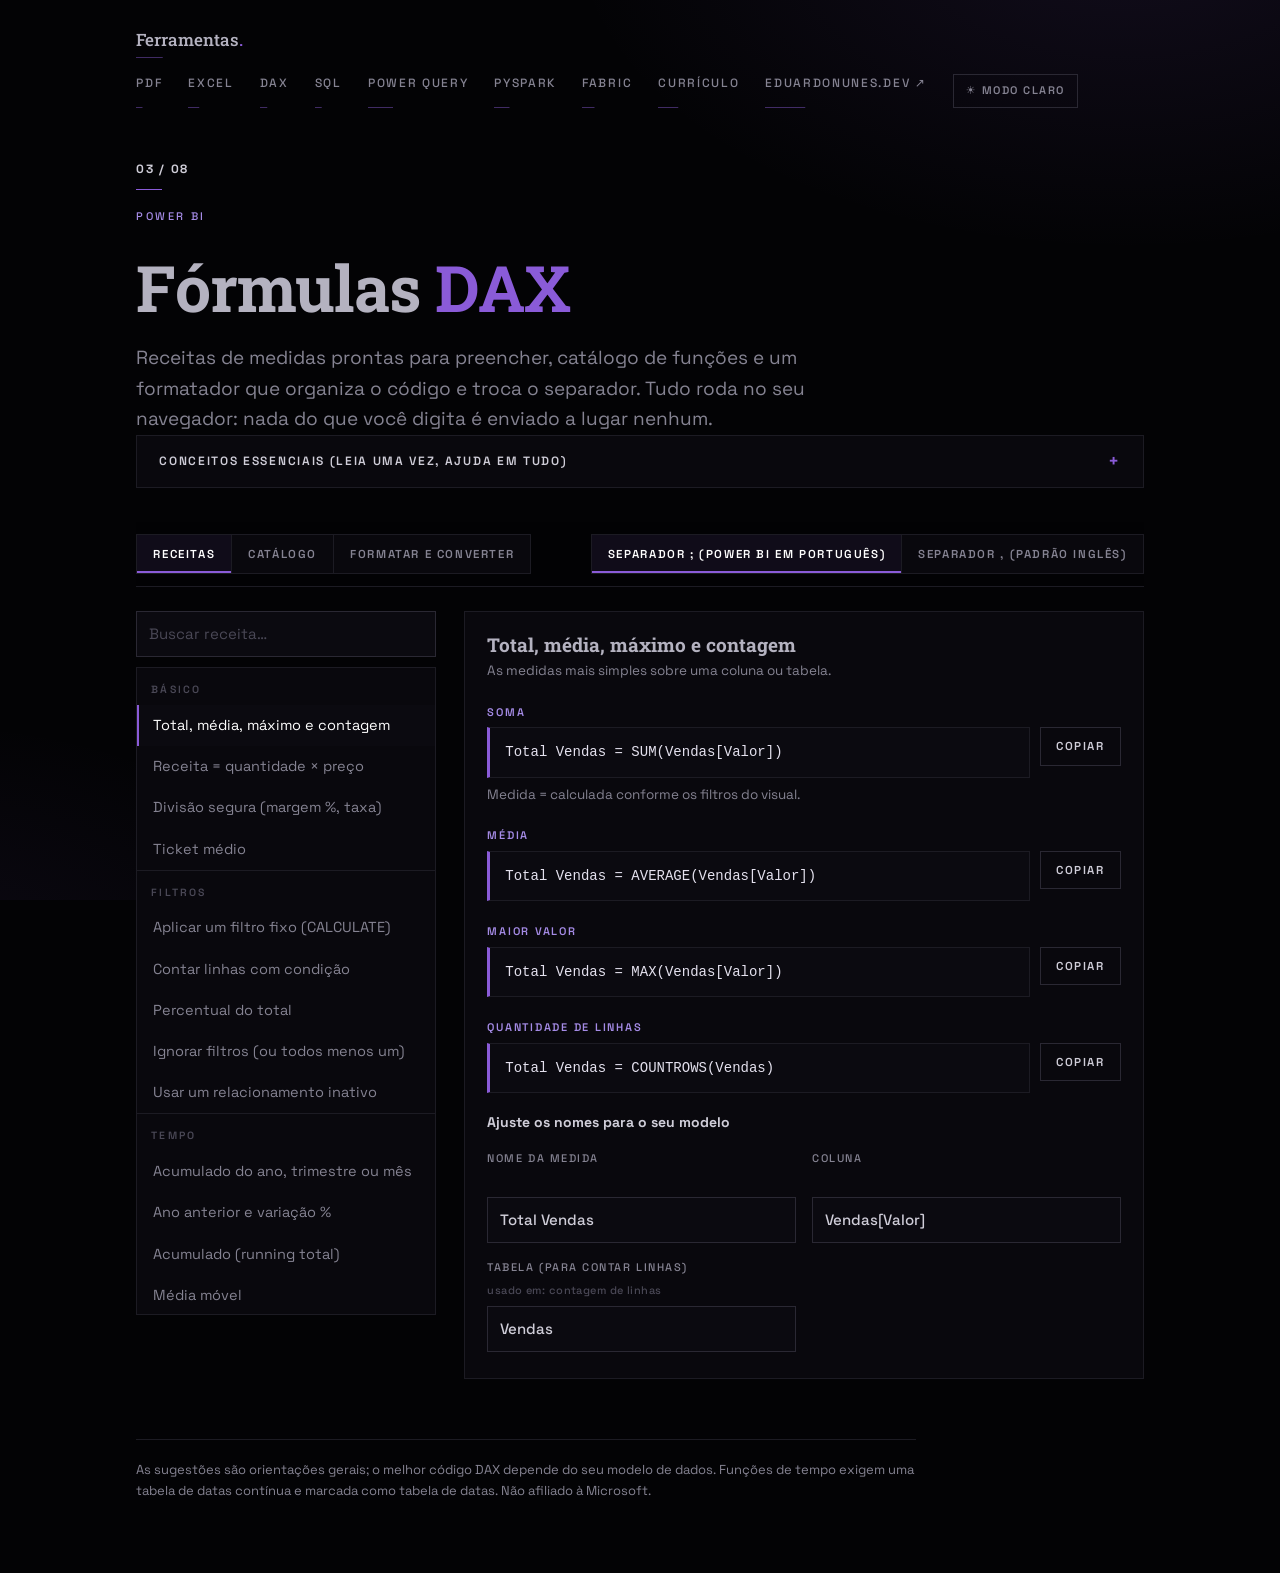
<file: dax/index.html>
<!doctype html>
<html lang="pt-BR">
<head>
<meta charset="utf-8">
<script>try{var t=localStorage.getItem('ferramentas-tema');document.documentElement.dataset.theme=(t==='light'?'light':'dark')}catch(e){document.documentElement.dataset.theme='dark'}</script>
<meta name="viewport" content="width=device-width, initial-scale=1">
<meta name="theme-color" content="#030305">
<!-- Nenhuma requisição de rede é permitida: tudo roda no navegador. -->
<meta http-equiv="Content-Security-Policy" content="default-src 'none'; script-src 'unsafe-inline'; style-src 'self' 'unsafe-inline'; font-src 'self'; img-src 'self' data:; base-uri 'none'; form-action 'none'">
<title>Fórmulas DAX · Ferramentas</title>
<meta name="description" content="Receitas, catálogo de funções e formatador de DAX para Power BI, com conversão de separador (vírgula e ponto e vírgula). Tudo no navegador, sem enviar nada a servidor.">
<link rel="icon" href="../assets/favicon.svg" type="image/svg+xml">
<link rel="stylesheet" href="../assets/tema.css?v=3">
</head>
<body>
<div class="wrap">
<header class="topbar"><a class="logo" href="../">Ferramentas<i>.</i></a><nav style="display:flex;gap:26px;flex-wrap:wrap"><a href="../pdf/">PDF</a><a href="../excel/">Excel</a><a href="../dax/">DAX</a><a href="../sql/">SQL</a><a href="../powerquery/">Power Query</a><a href="../pyspark/">PySpark</a><a href="../fabric/">Fabric</a><a href="../curriculo/">Currículo</a><a href="https://eduardonunes.dev">eduardonunes.dev ↗</a><button class="theme-btn" id="themeBtn" type="button">☀ Modo claro</button></nav></header>
<div class="kicker"><span class="count">03 / 08</span><span class="bar"></span><span class="label">Power BI</span></div>
<h1>Fórmulas <em>DAX</em></h1>
<p class="sub">Receitas de medidas prontas para preencher, catálogo de funções e um formatador que organiza o código e troca o separador. Tudo roda no seu navegador: nada do que você digita é enviado a lugar nenhum.</p>

<details class="guide card">
  <summary>Conceitos essenciais (leia uma vez, ajuda em tudo)</summary>
  <dl>
    <dt>Medida × coluna calculada</dt><dd>Medida é calculada na hora, conforme os filtros do visual (ex.: total de vendas). Coluna calculada é calculada linha a linha ao atualizar o modelo e ocupa memória. Prefira medidas para valores que somam, e colunas para categorizar linhas.</dd>
    <dt>Contexto de filtro</dt><dd>São os filtros ativos em cada célula do visual (segmentações, linhas, colunas, filtros de página). A mesma medida dá resultados diferentes em cada contexto.</dd>
    <dt>Contexto de linha</dt><dd>Existe dentro de colunas calculadas e de funções com X (SUMX, AVERAGEX...), que percorrem a tabela linha a linha.</dd>
    <dt>CALCULATE</dt><dd>A função mais importante: recalcula uma expressão trocando ou adicionando filtros. Quase toda inteligência de tempo e todo "percentual do total" passa por ela.</dd>
    <dt>Tabela calendário</dt><dd>Para funções de tempo (YTD, ano anterior, etc.), crie uma tabela de datas contínua, relacione com a tabela fato e marque como tabela de datas.</dd>
    <dt>Separador de argumentos</dt><dd>Os nomes das funções DAX são sempre em inglês, mas o separador depende da configuração regional: em português (Brasil) costuma ser <code>;</code> (e decimal <code>,</code>); em inglês, <code>,</code> (e decimal <code>.</code>). Se o Power BI acusar erro de sintaxe ao colar, troque a chave abaixo.</dd>
  </dl>
</details>

<div class="ctl">
  <div class="seg" role="tablist" aria-label="Seções">
    <button role="tab" id="tab-receitas" aria-selected="true" data-tab="receitas">Receitas</button>
    <button role="tab" id="tab-catalogo" aria-selected="false" data-tab="catalogo">Catálogo</button>
    <button role="tab" id="tab-explicar" aria-selected="false" data-tab="explicar">Formatar e converter</button>
  </div>
  <div class="seg" role="group" aria-label="Separador de argumentos">
    <button id="loc-br" aria-pressed="true">Separador ; (Power BI em português)</button>
    <button id="loc-en" aria-pressed="false">Separador , (padrão inglês)</button>
  </div>
</div>

<section id="p-receitas">
  <div class="layout">
    <div>
      <input type="search" id="rq" placeholder="Buscar receita…" aria-label="Buscar receita">
      <div class="rlist" id="rlist" style="margin-top:10px"></div>
    </div>
    <div id="rpanel"></div>
  </div>
</section>

<section id="p-catalogo" class="hide">
  <input type="search" id="cq" placeholder="Buscar função (ex.: calculate)…" aria-label="Buscar função">
  <div class="chips" id="ccats"></div>
  <div class="card" id="clist"></div>
</section>

<section id="p-explicar" class="hide">
  <div class="card">
    <label class="f">Cole uma medida ou expressão DAX
      <textarea id="xin" spellcheck="false" placeholder="Margem % = VAR r = SUM(Vendas[Valor]) VAR c = SUM(Vendas[Custo]) RETURN DIVIDE(r - c, r)"></textarea>
    </label>
    <div class="row" style="margin-top:10px;justify-content:flex-start;flex-wrap:wrap">
      <button class="btn primary" id="xgo">Formatar e converter</button>
      <button class="btn" id="xex">Usar exemplo</button>
      <span class="hint">O código é analisado aqui mesmo, no navegador.</span>
    </div>
  </div>
  <div id="xout"></div>
</section>

<footer>As sugestões são orientações gerais; o melhor código DAX depende do seu modelo de dados. Funções de tempo exigem uma tabela de datas contínua e marcada como tabela de datas. Não afiliado à Microsoft.</footer>
</div>

<script>
'use strict';
/* ============ Catálogo ============
   [nome, categoria, descrição, sintaxe, exemplo, dica] (separador canônico: vírgula) */
const F=[
// Agregação
['SUM','Agregação','Soma os valores de uma coluna.','SUM(coluna)','Total Vendas = SUM(Vendas[Valor])','Só aceita uma coluna. Para somar uma expressão linha a linha, use SUMX.'],
['SUMX','Agregação','Percorre uma tabela linha a linha, calcula uma expressão em cada uma e soma os resultados.','SUMX(tabela, expressão)','Receita = SUMX(Vendas, Vendas[Quantidade] * Vendas[Preço])','Funções com X criam contexto de linha.'],
['AVERAGE','Agregação','Média dos valores de uma coluna.','AVERAGE(coluna)','Média = AVERAGE(Vendas[Valor])','Ignora células vazias.'],
['AVERAGEX','Agregação','Média de uma expressão calculada linha a linha.','AVERAGEX(tabela, expressão)','Ticket = AVERAGEX(VALUES(Vendas[PedidoID]), [Total Vendas])','Útil para média de uma medida sobre uma lista de itens.'],
['MIN','Agregação','Menor valor de uma coluna (ou entre duas expressões).','MIN(coluna)','Primeira Venda = MIN(Vendas[Data])','Para uma medida por item, use MINX.'],
['MAX','Agregação','Maior valor de uma coluna (ou entre duas expressões).','MAX(coluna)','Última Venda = MAX(Vendas[Data])','',],
['MINX','Agregação','Menor valor de uma expressão avaliada linha a linha.','MINX(tabela, expressão)','Menor Total = MINX(VALUES(Produtos[Produto]), [Total Vendas])','',],
['MAXX','Agregação','Maior valor de uma expressão avaliada linha a linha.','MAXX(tabela, expressão)','Maior Total = MAXX(VALUES(Produtos[Produto]), [Total Vendas])','',],
['COUNT','Agregação','Conta os valores numéricos de uma coluna.','COUNT(coluna)','Qtd = COUNT(Vendas[Valor])','Para contar qualquer tipo de valor, use COUNTA.'],
['COUNTA','Agregação','Conta os valores não vazios de uma coluna (de qualquer tipo).','COUNTA(coluna)','Qtd = COUNTA(Clientes[Nome])','',],
['COUNTROWS','Agregação','Conta as linhas de uma tabela (ou de uma tabela filtrada).','COUNTROWS(tabela)','Qtd Pedidos = COUNTROWS(Vendas)','É a forma mais comum de contar linhas.'],
['COUNTBLANK','Agregação','Conta as células vazias de uma coluna.','COUNTBLANK(coluna)','Sem Email = COUNTBLANK(Clientes[Email])','',],
['DISTINCTCOUNT','Agregação','Conta valores distintos de uma coluna (inclui o vazio, se existir).','DISTINCTCOUNT(coluna)','Clientes = DISTINCTCOUNT(Vendas[ClienteID])','Para ignorar o vazio, use DISTINCTCOUNTNOBLANK.'],
['DISTINCTCOUNTNOBLANK','Agregação','Conta valores distintos de uma coluna, ignorando o vazio.','DISTINCTCOUNTNOBLANK(coluna)','Clientes = DISTINCTCOUNTNOBLANK(Vendas[ClienteID])','',],
['MEDIAN','Agregação','Mediana dos valores de uma coluna.','MEDIAN(coluna)','Mediana = MEDIAN(Vendas[Valor])','',],
// Filtro e contexto
['CALCULATE','Filtro e contexto','Calcula uma expressão em um contexto de filtro modificado. É a função central do DAX.','CALCULATE(expressão, [filtro1], [filtro2], ...)','Vendas Norte = CALCULATE([Total Vendas], Regiao[Nome] = "Norte")','Filtros booleanos de uma coluna (Tabela[Col] = valor) são os mais eficientes. Dentro de um contexto de linha, CALCULATE transforma a linha em filtro.'],
['CALCULATETABLE','Filtro e contexto','Igual ao CALCULATE, mas devolve uma tabela.','CALCULATETABLE(tabela, [filtro1], ...)','Top = CALCULATETABLE(Vendas, Vendas[Ano] = 2025)','',],
['FILTER','Filtro e contexto','Devolve a tabela com apenas as linhas que atendem a uma condição.','FILTER(tabela, condição)','Caros = COUNTROWS(FILTER(Produtos, Produtos[Preço] > 100))','Filtrar uma tabela inteira pode ser lento; quando possível use filtros booleanos de coluna dentro do CALCULATE.'],
['ALL','Filtro e contexto','Remove os filtros de uma tabela ou colunas (ou devolve todas as linhas).','ALL(tabela_ou_coluna, ...)','Total Geral = CALCULATE([Total Vendas], ALL(Vendas))','Dentro do CALCULATE, remove filtros. Em tabelas, devolve todas as linhas.'],
['ALLEXCEPT','Filtro e contexto','Remove todos os filtros de uma tabela, exceto os das colunas indicadas.','ALLEXCEPT(tabela, coluna1, ...)','Total do Ano = CALCULATE([Total Vendas], ALLEXCEPT(Calendario, Calendario[Ano]))','',],
['ALLSELECTED','Filtro e contexto','Remove os filtros do visual, mas mantém os de segmentações e filtros externos.','ALLSELECTED([tabela_ou_coluna])','% do Selecionado = DIVIDE([Total Vendas], CALCULATE([Total Vendas], ALLSELECTED(Produtos)))','Boa escolha para "percentual do total" que respeita segmentações.'],
['REMOVEFILTERS','Filtro e contexto','Remove filtros de tabelas ou colunas. Só pode ser usada dentro do CALCULATE.','REMOVEFILTERS([tabela_ou_coluna], ...)','Sem Filtro = CALCULATE([Total Vendas], REMOVEFILTERS(Produtos[Categoria]))','Mais legível que ALL quando a intenção é só remover filtros.'],
['KEEPFILTERS','Filtro e contexto','Em vez de substituir o filtro existente, combina o novo com ele.','KEEPFILTERS(filtro)','Norte = CALCULATE([Total Vendas], KEEPFILTERS(Regiao[Nome] = "Norte"))','',],
['VALUES','Filtro e contexto','Devolve os valores distintos de uma coluna (ou as linhas distintas de uma tabela) no contexto atual.','VALUES(coluna_ou_tabela)','Produtos Vendidos = COUNTROWS(VALUES(Vendas[ProdutoID]))','',],
['DISTINCT','Filtro e contexto','Devolve os valores distintos de uma coluna.','DISTINCT(coluna)','Qtd Distinta = COUNTROWS(DISTINCT(Vendas[ClienteID]))','Diferente de VALUES, não inclui a linha em branco criada por integridade referencial.'],
['SELECTEDVALUE','Filtro e contexto','Devolve o valor de uma coluna quando só há um selecionado; senão, o valor alternativo.','SELECTEDVALUE(coluna, [valor_alternativo])','Título = "Região: " & SELECTEDVALUE(Regiao[Nome], "todas")','Ótima para títulos dinâmicos e parâmetros de segmentação.'],
['HASONEVALUE','Filtro e contexto','Verdadeiro se a coluna tem exatamente um valor no contexto atual.','HASONEVALUE(coluna)','Ok = HASONEVALUE(Produtos[Produto])','',],
['ISFILTERED','Filtro e contexto','Verdadeiro se há filtro direto na coluna.','ISFILTERED(coluna)','Filtrado = ISFILTERED(Produtos[Categoria])','',],
['TREATAS','Filtro e contexto','Aplica os valores de uma tabela como filtro nas colunas indicadas (relacionamento virtual).','TREATAS(tabela, coluna1, ...)','Meta = CALCULATE(SUM(Metas[Valor]), TREATAS(VALUES(Produtos[Categoria]), Metas[Categoria]))','Útil quando não existe relacionamento físico no modelo.'],
['USERELATIONSHIP','Filtro e contexto','Ativa um relacionamento inativo durante o cálculo.','USERELATIONSHIP(coluna1, coluna2)','Por Envio = CALCULATE([Total Vendas], USERELATIONSHIP(Vendas[DataEnvio], Calendario[Data]))','Só funciona dentro de CALCULATE.'],
['RELATED','Filtro e contexto','Busca um valor da tabela do lado "um" de um relacionamento, em um contexto de linha.','RELATED(coluna)','Categoria = RELATED(Produtos[Categoria])','Use na tabela do lado "muitos" (ex.: em coluna calculada de Vendas).'],
['RELATEDTABLE','Filtro e contexto','Devolve as linhas relacionadas do lado "muitos", a partir do lado "um".','RELATEDTABLE(tabela)','Qtd Compras = COUNTROWS(RELATEDTABLE(Vendas))','',],
['LOOKUPVALUE','Filtro e contexto','Procura um valor em uma tabela, sem depender de relacionamento (como um PROCV).','LOOKUPVALUE(coluna_resultado, coluna_busca, valor_busca, ...)','Preço = LOOKUPVALUE(Produtos[Preço], Produtos[ProdutoID], Vendas[ProdutoID])','Prefira relacionamentos e RELATED quando possível.'],
['TOPN','Filtro e contexto','Devolve as N primeiras linhas de uma tabela, segundo uma expressão.','TOPN(n, tabela, expressão_ordenação, [ordem])','Top 5 = CALCULATE([Total Vendas], TOPN(5, ALL(Produtos[Produto]), [Total Vendas]))','Ordem padrão: DESC (maiores primeiro).'],
['RANKX','Filtro e contexto','Classifica um item entre os de uma tabela, segundo uma expressão (ranking).','RANKX(tabela, expressão, [valor], [ordem], [empates])','Ranking = RANKX(ALL(Produtos[Produto]), [Total Vendas], , DESC, Dense)','Empates: Skip pula posições; Dense não pula.'],
// Tabelas
['SUMMARIZE','Tabelas','Agrupa uma tabela por colunas, podendo adicionar colunas calculadas.','SUMMARIZE(tabela, coluna_agrupar, [nome, expressão], ...)','Resumo = SUMMARIZE(Vendas, Produtos[Categoria], "Total", SUM(Vendas[Valor]))','Para novos cálculos, prefira ADDCOLUMNS sobre o resultado.'],
['SUMMARIZECOLUMNS','Tabelas','Agrupa por colunas e calcula expressões; é a base da maioria dos visuais.','SUMMARIZECOLUMNS(coluna_agrupar, ..., [filtros], nome, expressão, ...)','Resumo = SUMMARIZECOLUMNS(Produtos[Categoria], "Total", [Total Vendas])','Não pode ser usada dentro de medidas com contexto de linha.'],
['ADDCOLUMNS','Tabelas','Adiciona colunas calculadas a uma tabela.','ADDCOLUMNS(tabela, nome, expressão, ...)','Com Margem = ADDCOLUMNS(Vendas, "Margem", Vendas[Valor] - Vendas[Custo])','',],
['SELECTCOLUMNS','Tabelas','Devolve uma tabela só com as colunas/expressões escolhidas.','SELECTCOLUMNS(tabela, nome, expressão, ...)','Lista = SELECTCOLUMNS(Clientes, "Cliente", Clientes[Nome])','',],
['UNION','Tabelas','Junta tabelas com as mesmas colunas, uma abaixo da outra.','UNION(tabela1, tabela2, ...)','Todos = UNION(Vendas2024, Vendas2025)','',],
['EXCEPT','Tabelas','Devolve as linhas da primeira tabela que não existem na segunda.','EXCEPT(tabela1, tabela2)','Sem Compra = EXCEPT(VALUES(Clientes[ClienteID]), VALUES(Vendas[ClienteID]))','',],
['INTERSECT','Tabelas','Devolve as linhas que existem nas duas tabelas.','INTERSECT(tabela1, tabela2)','Em Ambos = INTERSECT(VALUES(A[ID]), VALUES(B[ID]))','',],
['CROSSJOIN','Tabelas','Combina todas as linhas de uma tabela com todas as da outra.','CROSSJOIN(tabela1, tabela2)','Combinações = CROSSJOIN(Produtos, Regiao)','Pode gerar tabelas enormes.'],
['GENERATESERIES','Tabelas','Gera uma tabela com uma sequência de números.','GENERATESERIES(início, fim, [incremento])','Parâmetro = GENERATESERIES(0, 100, 5)','Muito usada em parâmetros "E se".'],
['CALENDAR','Tabelas','Gera uma tabela de datas entre duas datas.','CALENDAR(data_inicial, data_final)','Calendario = CALENDAR(DATE(2020, 1, 1), DATE(2030, 12, 31))','Marque a tabela como "tabela de datas".'],
['CALENDARAUTO','Tabelas','Gera uma tabela de datas cobrindo automaticamente todas as datas do modelo.','CALENDARAUTO([mês_fim_ano_fiscal])','Calendario = CALENDARAUTO()','Cobre anos completos com base nas colunas de data do modelo.'],
['ROW','Tabelas','Cria uma tabela de uma linha.','ROW(nome, expressão, ...)','Linha = ROW("Total", [Total Vendas])','',],
// Inteligência de tempo
['TOTALYTD','Inteligência de tempo','Acumulado do ano até a data (year to date).','TOTALYTD(expressão, datas, [filtro], [fim_do_ano])','Vendas YTD = TOTALYTD([Total Vendas], Calendario[Data])','Exige tabela de datas contínua.'],
['TOTALQTD','Inteligência de tempo','Acumulado do trimestre até a data.','TOTALQTD(expressão, datas, [filtro])','Vendas QTD = TOTALQTD([Total Vendas], Calendario[Data])','',],
['TOTALMTD','Inteligência de tempo','Acumulado do mês até a data.','TOTALMTD(expressão, datas, [filtro])','Vendas MTD = TOTALMTD([Total Vendas], Calendario[Data])','',],
['DATESYTD','Inteligência de tempo','Devolve as datas do início do ano até a data atual do contexto.','DATESYTD(datas, [fim_do_ano])','Vendas YTD = CALCULATE([Total Vendas], DATESYTD(Calendario[Data]))','É o que o TOTALYTD usa por baixo; permite combinar com outros filtros.'],
['DATESQTD','Inteligência de tempo','Datas do início do trimestre até a data atual do contexto.','DATESQTD(datas)','Vendas QTD = CALCULATE([Total Vendas], DATESQTD(Calendario[Data]))','',],
['DATESMTD','Inteligência de tempo','Datas do início do mês até a data atual do contexto.','DATESMTD(datas)','Vendas MTD = CALCULATE([Total Vendas], DATESMTD(Calendario[Data]))','',],
['SAMEPERIODLASTYEAR','Inteligência de tempo','Devolve o mesmo período do ano anterior.','SAMEPERIODLASTYEAR(datas)','Vendas Ano Anterior = CALCULATE([Total Vendas], SAMEPERIODLASTYEAR(Calendario[Data]))','Exige datas contíguas.'],
['DATEADD','Inteligência de tempo','Desloca as datas do contexto por um número de intervalos (dia, mês, trimestre, ano).','DATEADD(datas, n, intervalo)','Mês Anterior = CALCULATE([Total Vendas], DATEADD(Calendario[Data], -1, MONTH))','Intervalos: DAY, MONTH, QUARTER, YEAR. Use n negativo para voltar no tempo.'],
['DATESINPERIOD','Inteligência de tempo','Devolve as datas de um período a partir de uma data, para frente ou para trás.','DATESINPERIOD(datas, data_inicial, n, intervalo)','Últimos 3 Meses = CALCULATE([Total Vendas], DATESINPERIOD(Calendario[Data], MAX(Calendario[Data]), -3, MONTH))','Base para médias móveis.'],
['DATESBETWEEN','Inteligência de tempo','Devolve as datas entre duas datas (inclusive).','DATESBETWEEN(datas, início, fim)','Janela = CALCULATE([Total Vendas], DATESBETWEEN(Calendario[Data], DATE(2025, 1, 1), DATE(2025, 3, 31)))','',],
['PARALLELPERIOD','Inteligência de tempo','Devolve períodos completos (mês, trimestre, ano) deslocados no tempo.','PARALLELPERIOD(datas, n, intervalo)','Ano Anterior = CALCULATE([Total Vendas], PARALLELPERIOD(Calendario[Data], -12, MONTH))','Diferente de DATEADD, devolve o período inteiro.'],
['PREVIOUSMONTH','Inteligência de tempo','Devolve todas as datas do mês anterior.','PREVIOUSMONTH(datas)','Mês Anterior = CALCULATE([Total Vendas], PREVIOUSMONTH(Calendario[Data]))','',],
['PREVIOUSYEAR','Inteligência de tempo','Devolve todas as datas do ano anterior.','PREVIOUSYEAR(datas, [fim_do_ano])','Ano Anterior = CALCULATE([Total Vendas], PREVIOUSYEAR(Calendario[Data]))','',],
['FIRSTDATE','Inteligência de tempo','Devolve a primeira data do contexto, como tabela de uma data.','FIRSTDATE(datas)','Saldo Inicial = CALCULATE([Saldo], FIRSTDATE(Calendario[Data]))','Para obter a data como valor simples, use MIN.'],
['LASTDATE','Inteligência de tempo','Devolve a última data do contexto, como tabela de uma data.','LASTDATE(datas)','Saldo Final = CALCULATE([Saldo], LASTDATE(Calendario[Data]))','Para a data como valor simples, use MAX.'],
['ENDOFMONTH','Inteligência de tempo','Devolve a última data do mês no contexto.','ENDOFMONTH(datas)','Fim do Mês = CALCULATE([Saldo], ENDOFMONTH(Calendario[Data]))','',],
['DATEDIFF','Inteligência de tempo','Calcula a diferença entre duas datas em um intervalo (dia, mês, ano etc.).','DATEDIFF(data1, data2, intervalo)','Idade = DATEDIFF(Clientes[Nascimento], TODAY(), YEAR)','',],
['EOMONTH','Inteligência de tempo','Último dia do mês, antes ou depois de alguns meses.','EOMONTH(data, meses)','Fim = EOMONTH(Calendario[Data], 0)','',],
['EDATE','Inteligência de tempo','Soma ou subtrai meses de uma data.','EDATE(data, meses)','Vencimento = EDATE(Vendas[Data], 3)','',],
['TODAY','Inteligência de tempo','Devolve a data de hoje.','TODAY()','Hoje = TODAY()','Atualiza a cada recálculo do modelo.'],
['NOW','Inteligência de tempo','Devolve a data e a hora atuais.','NOW()','Agora = NOW()','',],
['DATE','Inteligência de tempo','Monta uma data a partir de ano, mês e dia.','DATE(ano, mês, dia)','Data = DATE(2025, 12, 31)','',],
['YEAR','Inteligência de tempo','Extrai o ano de uma data.','YEAR(data)','Ano = YEAR(Vendas[Data])','',],
['MONTH','Inteligência de tempo','Extrai o mês (1 a 12) de uma data.','MONTH(data)','Mês = MONTH(Vendas[Data])','',],
['DAY','Inteligência de tempo','Extrai o dia do mês de uma data.','DAY(data)','Dia = DAY(Vendas[Data])','',],
['WEEKDAY','Inteligência de tempo','Devolve o dia da semana como número.','WEEKDAY(data, [tipo])','Dia Semana = WEEKDAY(Vendas[Data], 2)','Tipo 2 numera de segunda (1) a domingo (7).'],
['QUARTER','Inteligência de tempo','Devolve o trimestre (1 a 4) de uma data.','QUARTER(data)','Trimestre = "T" & QUARTER(Vendas[Data])','',],
// Lógica
['IF','Lógica','Devolve um valor se a condição for verdadeira e outro se for falsa.','IF(teste, valor_se_verdadeiro, [valor_se_falso])','Status = IF([Total Vendas] >= [Meta], "Meta atingida", "Abaixo da meta")','Sem o 3º argumento, devolve vazio quando falso.'],
['SWITCH','Lógica','Compara uma expressão com vários valores e devolve o resultado do primeiro que combinar.','SWITCH(expressão, valor1, resultado1, ..., [senão])','Classe = SWITCH(TRUE(), [Total] >= 1000, "A", [Total] >= 500, "B", "C")','Com TRUE() como expressão, vira um "IF" em cascata legível.'],
['IFERROR','Lógica','Devolve um valor alternativo se a expressão resultar em erro.','IFERROR(valor, valor_se_erro)','Seguro = IFERROR([Receita] / [Qtd], 0)','Para divisões, DIVIDE é melhor e mais rápida.'],
['AND','Lógica','Verdadeiro se as duas condições forem verdadeiras.','AND(condição1, condição2)','Ok = AND([Total] > 0, [Margem] > 0)','Só aceita duas condições. Para mais, use o operador &&.'],
['OR','Lógica','Verdadeiro se pelo menos uma das duas condições for verdadeira.','OR(condição1, condição2)','Alerta = OR([Total] < 0, [Margem] < 0)','Para mais condições, use o operador ||.'],
['NOT','Lógica','Inverte um valor lógico.','NOT(condição)','Inativo = NOT([Ativo])','',],
['TRUE','Lógica','Devolve o valor lógico verdadeiro.','TRUE()','Sim = TRUE()','No DAX é escrita com parênteses: TRUE().'],
['FALSE','Lógica','Devolve o valor lógico falso.','FALSE()','Nao = FALSE()','',],
['COALESCE','Lógica','Devolve o primeiro valor que não seja vazio.','COALESCE(valor1, valor2, ...)','Total ou Zero = COALESCE([Total Vendas], 0)','',],
['ISBLANK','Lógica','Verdadeiro se o valor está vazio.','ISBLANK(valor)','Sem Venda = ISBLANK([Total Vendas])','',],
['BLANK','Lógica','Devolve um valor vazio.','BLANK()','Vazio = BLANK()','Medidas que devolvem vazio não aparecem em visuais (útil para esconder linhas).'],
['DIVIDE','Lógica','Divide dois valores tratando a divisão por zero (devolve vazio ou um valor alternativo).','DIVIDE(numerador, denominador, [valor_alternativo])','Margem % = DIVIDE([Lucro], [Receita])','Prefira sempre ao operador / em medidas.'],
// Texto
['CONCATENATE','Texto','Junta dois textos.','CONCATENATE(texto1, texto2)','Nome = CONCATENATE(Clientes[Nome], Clientes[Sobrenome])','Só aceita dois argumentos; o operador & é mais flexível.'],
['CONCATENATEX','Texto','Junta o resultado de uma expressão para cada linha de uma tabela, com um delimitador.','CONCATENATEX(tabela, expressão, [delimitador], [ordenar_por], [ordem])','Lista = CONCATENATEX(VALUES(Produtos[Produto]), Produtos[Produto], ", ")','Ótima para mostrar listas selecionadas em cartões.'],
['LEFT','Texto','Primeiros caracteres de um texto.','LEFT(texto, [núm_caract])','Sigla = LEFT(Clientes[Nome], 3)','',],
['RIGHT','Texto','Últimos caracteres de um texto.','RIGHT(texto, [núm_caract])','Fim = RIGHT(Clientes[Codigo], 4)','',],
['MID','Texto','Caracteres do meio de um texto.','MID(texto, início, núm_caract)','Meio = MID(Clientes[Codigo], 3, 2)','',],
['LEN','Texto','Número de caracteres de um texto.','LEN(texto)','Tamanho = LEN(Clientes[Nome])','',],
['UPPER','Texto','Converte para maiúsculas.','UPPER(texto)','Maiusculo = UPPER(Clientes[Nome])','',],
['LOWER','Texto','Converte para minúsculas.','LOWER(texto)','Minusculo = LOWER(Clientes[Email])','',],
['TRIM','Texto','Remove espaços extras.','TRIM(texto)','Limpo = TRIM(Clientes[Nome])','',],
['SUBSTITUTE','Texto','Troca um texto por outro.','SUBSTITUTE(texto, antigo, novo, [ocorrência])','Sem Hifen = SUBSTITUTE(Clientes[CPF], "-", "")','',],
['SEARCH','Texto','Posição de um texto dentro de outro, sem diferenciar maiúsculas.','SEARCH(procurado, texto, [início], [valor_se_não_achar])','Pos = SEARCH("@", Clientes[Email], , 0)','Informe o último argumento para evitar erro quando não encontra.'],
['FIND','Texto','Posição de um texto dentro de outro, diferenciando maiúsculas.','FIND(procurado, texto, [início], [valor_se_não_achar])','Pos = FIND("-", Clientes[Codigo], , 0)','',],
['FORMAT','Texto','Converte um valor em texto com um formato.','FORMAT(valor, formato, [localidade])','Mês Ano = FORMAT(Calendario[Data], "MMM/yyyy")','Devolve TEXTO: não serve para somar nem ordena cronologicamente (use uma coluna de ordenação).'],
['VALUE','Texto','Converte um texto em número.','VALUE(texto)','Numero = VALUE(Clientes[CodigoTexto])','',],
['REPT','Texto','Repete um texto várias vezes.','REPT(texto, vezes)','Barra = REPT("|", 10)','',],
// Matemática
['ROUND','Matemática','Arredonda para uma quantidade de casas.','ROUND(número, casas)','Arredondado = ROUND([Total Vendas], 2)','',],
['ROUNDUP','Matemática','Arredonda sempre para cima.','ROUNDUP(número, casas)','Cima = ROUNDUP([Total Vendas], 0)','',],
['ROUNDDOWN','Matemática','Arredonda sempre para baixo.','ROUNDDOWN(número, casas)','Baixo = ROUNDDOWN([Total Vendas], 0)','',],
['INT','Matemática','Arredonda para baixo até o inteiro mais próximo.','INT(número)','Inteiro = INT([Total Vendas])','',],
['ABS','Matemática','Valor absoluto (sem sinal).','ABS(número)','Desvio = ABS([Real] - [Meta])','',],
['MOD','Matemática','Resto da divisão.','MOD(número, divisor)','Resto = MOD([Qtd], 2)','',],
['POWER','Matemática','Eleva um número a uma potência.','POWER(número, potência)','Quadrado = POWER([Qtd], 2)','',],
['SQRT','Matemática','Raiz quadrada.','SQRT(número)','Raiz = SQRT([Variancia])','',]
];
const CATS=['Agregação','Filtro e contexto','Tabelas','Inteligência de tempo','Lógica','Texto','Matemática'];
const IDX={}; F.forEach(e=>IDX[e[0].toUpperCase()]=e);
const norm=s=>s.normalize('NFD').replace(/[̀-ͯ]/g,'').toUpperCase();

/* ============ Conversão de separador (, ⇄ ;) ============
   Placeholders de receita usam ⟨campo⟩ e nunca são alterados. */
const isIdStart=c=>/[A-Za-zÀ-ÿ_]/.test(c), isIdChar=c=>/[A-Za-zÀ-ÿ0-9_]/.test(c);
function readBracket(src,i){let j=i+1;const n=src.length;while(j<n){if(src[j]===']'){if(src[j+1]===']'){j+=2;continue;}break;}j++;}return Math.min(j,n-1);}
function readQuoted(src,i,q){let j=i+1;const n=src.length;while(j<n){if(src[j]===q){if(src[j+1]===q){j+=2;continue;}break;}j++;}return Math.min(j,n-1);}
function readComment(src,i){ if(src.startsWith('/*',i)){const j=src.indexOf('*/',i+2);return j<0?src.length-1:j+1;} const j=src.indexOf('\n',i);return j<0?src.length-1:j-1; }
const isCommentStart=(s,i)=>s.startsWith('//',i)||s.startsWith('/*',i)||s.startsWith('--',i);
function hasComment(src){for(let i=0;i<src.length;i++){const c=src[i];
  if(c==='"'){i=readQuoted(src,i,'"');continue;} if(c==="'"){i=readQuoted(src,i,"'");continue;} if(c==='['){i=readBracket(src,i);continue;}
  if(isCommentStart(src,i)) return true;} return false;}
function detectLocale(src){
  for(let i=0;i<src.length;i++){const c=src[i];
    if(c==='"'){i=readQuoted(src,i,'"');continue;} if(c==="'"){i=readQuoted(src,i,"'");continue;} if(c==='['){i=readBracket(src,i);continue;}
    if(isCommentStart(src,i)){i=readComment(src,i);continue;}
    if(c===';') return 'br';}
  return 'en';
}
function convert(src,from,to){
  if(from===to) return src;
  let out='',i=0;const n=src.length;
  while(i<n){
    const c=src[i];
    if(c==='"'){const j=readQuoted(src,i,'"');out+=src.slice(i,j+1);i=j+1;continue;}
    if(c==="'"){const j=readQuoted(src,i,"'");out+=src.slice(i,j+1);i=j+1;continue;}
    if(c==='['){const j=readBracket(src,i);out+=src.slice(i,j+1);i=j+1;continue;}
    if(c==='⟨'){const j=src.indexOf('⟩',i);const k=j<0?n-1:j;out+=src.slice(i,k+1);i=k+1;continue;}
    if(isCommentStart(src,i)){const j=readComment(src,i);out+=src.slice(i,j+1);i=j+1;continue;}
    if(isIdStart(c)){let j=i;while(j<n&&isIdChar(src[j]))j++;out+=src.slice(i,j);i=j;continue;}
    if(/\d/.test(c)){
      let j=i;while(j<n&&/\d/.test(src[j]))j++;
      const dec=from==='en'?'.':',';
      if(j+1<n&&src[j]===dec&&/\d/.test(src[j+1])){let m=j+1;while(m<n&&/\d/.test(src[m]))m++;out+=src.slice(i,j)+(to==='br'?',':'.')+src.slice(j+1,m);i=m;continue;}
      out+=src.slice(i,j);i=j;continue;
    }
    if(from==='en'&&to==='br'&&c===','){out+=';';i++;continue;}
    if(from==='br'&&to==='en'&&c===';'){out+=',';i++;continue;}
    out+=c;i++;
  }
  return out;
}

/* ============ Estado e utilidades ============ */
const $=s=>document.querySelector(s);
const el=(t,a={},...k)=>{const e=document.createElement(t);for(const[x,v]of Object.entries(a)){if(x==='class')e.className=v;else if(x.startsWith('on'))e.addEventListener(x.slice(2),v);else if(v===true)e.setAttribute(x,'');else if(v!==false&&v!=null)e.setAttribute(x,v);}for(const c of k.flat())e.append(c&&c.nodeType?c:document.createTextNode(c??''));return e;};
let loc='br';
try{const s=localStorage.getItem('dax-loc'); if(s==='en'||s==='br') loc=s;}catch{}
const L=src=>convert(src,'en',loc);
function copy(text,btn){
  const done=()=>{const o=btn.textContent;btn.textContent='Copiado!';setTimeout(()=>btn.textContent=o,1200);};
  if(navigator.clipboard&&window.isSecureContext){navigator.clipboard.writeText(text).then(done,fallback);} else fallback();
  function fallback(){const t=el('textarea',{style:'position:fixed;opacity:0'});t.value=text;document.body.append(t);t.select();try{document.execCommand('copy');done();}catch{btn.textContent='Selecione e copie';}t.remove();}
}
const fmtOut=text=>{const b=el('button',{class:'btn',type:'button','aria-label':'Copiar código'},'Copiar');b.addEventListener('click',()=>copy(text,b));return el('div',{class:'row'},el('div',{class:'out'},text),b);};

/* ============ Receitas ============
   campos: [chave, rótulo, padrão, dica]  |  fórmulas em formato canônico (vírgula) com ⟨chave⟩ */
const R=[
{id:'total',cat:'Básico',title:'Total, média, máximo e contagem',goal:'As medidas mais simples sobre uma coluna ou tabela.',
 fields:[['nome','Nome da medida','Total Vendas'],['col','Coluna','Vendas[Valor]'],['tab','Tabela (para contar linhas)','Vendas','contagem de linhas']],
 main:{label:'Soma',tpl:'⟨nome⟩ = SUM(⟨col⟩)',note:'Medida = calculada conforme os filtros do visual.'},
 alts:[{label:'Média',tpl:'⟨nome⟩ = AVERAGE(⟨col⟩)',note:''},{label:'Maior valor',tpl:'⟨nome⟩ = MAX(⟨col⟩)',note:''},{label:'Quantidade de linhas',tpl:'⟨nome⟩ = COUNTROWS(⟨tab⟩)',note:''}]},
{id:'sumx',cat:'Básico',title:'Receita = quantidade × preço',goal:'Calcular uma expressão linha a linha e somar.',
 fields:[['nome','Nome da medida','Receita'],['tab','Tabela','Vendas'],['a','Coluna A','Vendas[Quantidade]'],['b','Coluna B','Vendas[Preço]']],
 main:{label:'Com SUMX (medida)',tpl:'⟨nome⟩ =\nSUMX(\n    ⟨tab⟩,\n    ⟨a⟩ * ⟨b⟩\n)',note:'SUMX percorre a tabela linha a linha e soma o resultado. SUM só soma uma coluna que já existe.'},
 alts:[{label:'Coluna calculada (alternativa)',tpl:'⟨nome⟩ = ⟨a⟩ * ⟨b⟩',note:'Cria uma coluna fisicamente no modelo (ocupa memória). Prefira a medida, salvo se precisar da coluna em filtros.'}]},
{id:'divide',cat:'Básico',title:'Divisão segura (margem %, taxa)',goal:'Dividir sem erro quando o denominador for zero.',
 fields:[['nome','Nome da medida','Margem %'],['num','Numerador','[Lucro]'],['den','Denominador','[Receita]'],['alt','Valor se der zero (opcional)','0']],
 main:{label:'DIVIDE (devolve vazio se der zero)',tpl:'⟨nome⟩ = DIVIDE(⟨num⟩, ⟨den⟩)',note:'Formate a medida como porcentagem na guia Ferramentas de medida.'},
 alts:[{label:'DIVIDE com valor alternativo',tpl:'⟨nome⟩ = DIVIDE(⟨num⟩, ⟨den⟩, ⟨alt⟩)',note:''}]},
{id:'ticket',cat:'Básico',title:'Ticket médio',goal:'Valor médio por pedido ou por cliente.',
 fields:[['nome','Nome da medida','Ticket Médio'],['medida','Medida de valor','[Total Vendas]'],['ped','Coluna do pedido','Vendas[PedidoID]']],
 main:{label:'Por pedido',tpl:'⟨nome⟩ = DIVIDE(⟨medida⟩, DISTINCTCOUNT(⟨ped⟩))',note:'Troque a coluna por ClienteID para obter o valor médio por cliente.'},alts:[]},
{id:'calc',cat:'Filtros',title:'Aplicar um filtro fixo (CALCULATE)',goal:'Calcular uma medida só para um valor (ex.: região Norte).',
 fields:[['nome','Nome da medida','Vendas Norte'],['medida','Medida base','[Total Vendas]'],['col','Coluna do filtro','Regiao[Nome]'],['val','Valor','"Norte"'],['col2','2ª coluna (opcional)','Produtos[Categoria]','dois filtros'],['val2','2º valor','"Bebidas"','dois filtros']],
 main:{label:'Um filtro',tpl:'⟨nome⟩ =\nCALCULATE(\n    ⟨medida⟩,\n    ⟨col⟩ = ⟨val⟩\n)',note:'CALCULATE troca o contexto de filtro. Filtros de coluna como este são os mais eficientes.'},
 alts:[{label:'Dois filtros (E)',tpl:'⟨nome⟩ =\nCALCULATE(\n    ⟨medida⟩,\n    ⟨col⟩ = ⟨val⟩,\n    ⟨col2⟩ = ⟨val2⟩\n)',note:'Vários filtros separados por vírgula/ponto e vírgula funcionam como E.'}]},
{id:'contcond',cat:'Filtros',title:'Contar linhas com condição',goal:'Quantas linhas atendem a um critério.',
 fields:[['nome','Nome da medida','Pedidos Pagos'],['tab','Tabela','Vendas'],['col','Coluna do filtro','Vendas[Status]'],['val','Valor','"Pago"']],
 main:{label:'Com CALCULATE + COUNTROWS',tpl:'⟨nome⟩ =\nCALCULATE(\n    COUNTROWS(⟨tab⟩),\n    ⟨col⟩ = ⟨val⟩\n)',note:''},
 alts:[{label:'Clientes distintos com a condição',tpl:'⟨nome⟩ =\nCALCULATE(\n    DISTINCTCOUNT(Vendas[ClienteID]),\n    ⟨col⟩ = ⟨val⟩\n)',note:'Ajuste a coluna do DISTINCTCOUNT.'}]},
{id:'pct',cat:'Filtros',title:'Percentual do total',goal:'Quanto cada item representa do total.',
 fields:[['nome','Nome da medida','% do Total'],['medida','Medida','[Total Vendas]'],['tab','Tabela do item','Produtos'],['col','Coluna do item','Produtos[Categoria]']],
 main:{label:'Respeitando as segmentações (ALLSELECTED)',tpl:'⟨nome⟩ =\nDIVIDE(\n    ⟨medida⟩,\n    CALCULATE(⟨medida⟩, ALLSELECTED(⟨tab⟩))\n)',note:'O denominador ignora o item da linha, mas mantém as segmentações da página.'},
 alts:[{label:'Sobre o total geral (ALL)',tpl:'⟨nome⟩ =\nDIVIDE(\n    ⟨medida⟩,\n    CALCULATE(⟨medida⟩, ALL(⟨tab⟩))\n)',note:'Ignora também as segmentações da tabela.'},
       {label:'Removendo só uma coluna (REMOVEFILTERS)',tpl:'⟨nome⟩ =\nDIVIDE(\n    ⟨medida⟩,\n    CALCULATE(⟨medida⟩, REMOVEFILTERS(⟨col⟩))\n)',note:''}]},
{id:'allexcept',cat:'Filtros',title:'Ignorar filtros (ou todos menos um)',goal:'Calcular sem o filtro de uma coluna ou mantendo apenas um.',
 fields:[['nome','Nome da medida','Total Sem Filtro de Categoria'],['medida','Medida','[Total Vendas]'],['col','Coluna','Produtos[Categoria]'],['tab','Tabela','Calendario'],['manter','Coluna a manter','Calendario[Ano]','ALLEXCEPT']],
 main:{label:'Remover o filtro de uma coluna',tpl:'⟨nome⟩ = CALCULATE(⟨medida⟩, REMOVEFILTERS(⟨col⟩))',note:''},
 alts:[{label:'Manter só um filtro, remover os demais da tabela',tpl:'⟨nome⟩ =\nCALCULATE(\n    ⟨medida⟩,\n    ALLEXCEPT(⟨tab⟩, ⟨manter⟩)\n)',note:'Útil para "total do ano" dentro de um visual por mês.'}]},
{id:'userel',cat:'Filtros',title:'Usar um relacionamento inativo',goal:'Analisar por outra data (ex.: data de envio em vez de data do pedido).',
 fields:[['nome','Nome da medida','Vendas por Envio'],['medida','Medida','[Total Vendas]'],['a','Coluna na tabela fato','Vendas[DataEnvio]'],['b','Coluna da tabela calendário','Calendario[Data]']],
 main:{label:'USERELATIONSHIP',tpl:'⟨nome⟩ =\nCALCULATE(\n    ⟨medida⟩,\n    USERELATIONSHIP(⟨a⟩, ⟨b⟩)\n)',note:'O relacionamento precisa existir no modelo (inativo).'},alts:[]},
{id:'ytd',cat:'Tempo',title:'Acumulado do ano, trimestre ou mês',goal:'Soma desde o início do período até a data.',
 fields:[['nome','Nome da medida','Vendas YTD'],['medida','Medida','[Total Vendas]'],['datas','Coluna de datas','Calendario[Data]']],
 main:{label:'Ano até a data (YTD)',tpl:'⟨nome⟩ = TOTALYTD(⟨medida⟩, ⟨datas⟩)',note:'Exige tabela de datas contínua, marcada como tabela de datas.'},
 alts:[{label:'Com CALCULATE + DATESYTD',tpl:'⟨nome⟩ = CALCULATE(⟨medida⟩, DATESYTD(⟨datas⟩))',note:'Equivalente; permite combinar com outros filtros.'},
       {label:'Trimestre até a data (QTD)',tpl:'⟨nome⟩ = TOTALQTD(⟨medida⟩, ⟨datas⟩)',note:''},{label:'Mês até a data (MTD)',tpl:'⟨nome⟩ = TOTALMTD(⟨medida⟩, ⟨datas⟩)',note:''}]},
{id:'ly',cat:'Tempo',title:'Ano anterior e variação %',goal:'Comparar com o mesmo período do ano passado.',
 fields:[['nome','Nome da medida','Vendas Ano Anterior'],['medida','Medida','[Total Vendas]'],['datas','Coluna de datas','Calendario[Data]']],
 main:{label:'Mesmo período do ano anterior',tpl:'⟨nome⟩ =\nCALCULATE(\n    ⟨medida⟩,\n    SAMEPERIODLASTYEAR(⟨datas⟩)\n)',note:'Exige datas contíguas.'},
 alts:[{label:'Variação % contra o ano anterior',tpl:'Variação % =\nVAR _Atual = ⟨medida⟩\nVAR _Anterior =\n    CALCULATE(⟨medida⟩, SAMEPERIODLASTYEAR(⟨datas⟩))\nRETURN\n    DIVIDE(_Atual - _Anterior, _Anterior)',note:'Variáveis (VAR) evitam repetir cálculos e deixam o código legível.'},
       {label:'Mês anterior',tpl:'Mês Anterior =\nCALCULATE(\n    ⟨medida⟩,\n    DATEADD(⟨datas⟩, -1, MONTH)\n)',note:'Intervalos: DAY, MONTH, QUARTER, YEAR.'}]},
{id:'acum',cat:'Tempo',title:'Acumulado (running total)',goal:'Total que vai crescendo ao longo do tempo.',
 fields:[['nome','Nome da medida','Acumulado'],['medida','Medida','[Total Vendas]'],['datas','Coluna de datas','Calendario[Data]']],
 main:{label:'Acumulado desde o início dos dados',tpl:'⟨nome⟩ =\nCALCULATE(\n    ⟨medida⟩,\n    FILTER(\n        ALL(⟨datas⟩),\n        ⟨datas⟩ <= MAX(⟨datas⟩)\n    )\n)',note:'Para cada data, soma tudo que veio até ela.'},
 alts:[{label:'Acumulado dentro do ano',tpl:'⟨nome⟩ = CALCULATE(⟨medida⟩, DATESYTD(⟨datas⟩))',note:''}]},
{id:'mm',cat:'Tempo',title:'Média móvel',goal:'Suavizar uma série mostrando a média dos últimos N meses.',
 fields:[['nome','Nome da medida','Média Móvel 3M'],['medida','Medida','[Total Vendas]'],['datas','Coluna de datas','Calendario[Data]'],['n','Número de meses','3']],
 main:{label:'Média dos últimos N meses',tpl:'⟨nome⟩ =\nDIVIDE(\n    CALCULATE(\n        ⟨medida⟩,\n        DATESINPERIOD(⟨datas⟩, MAX(⟨datas⟩), -⟨n⟩, MONTH)\n    ),\n    ⟨n⟩\n)',note:'Divide a soma da janela por N; supõe que todos os meses tenham dados.'},alts:[]},
{id:'lastdate',cat:'Tempo',title:'Última data e valor na última data',goal:'Saber a data mais recente e o saldo nessa data.',
 fields:[['nome','Nome da medida','Última Venda'],['col','Coluna de data','Vendas[Data]'],['medida','Medida (saldo)','[Saldo]'],['datas','Coluna de datas','Calendario[Data]']],
 main:{label:'Data mais recente',tpl:'⟨nome⟩ = MAX(⟨col⟩)',note:''},
 alts:[{label:'Valor na última data do contexto',tpl:'Saldo Final =\nCALCULATE(\n    ⟨medida⟩,\n    LASTDATE(⟨datas⟩)\n)',note:'Típico para saldos e estoques (valores que não se somam no tempo).'}]},
{id:'cal',cat:'Tempo',title:'Criar a tabela calendário',goal:'Tabela de datas para inteligência de tempo.',
 fields:[['ini','Ano inicial','2020'],['fim','Ano final','2030']],
 main:{label:'Automática (CALENDARAUTO)',tpl:'Calendario = CALENDARAUTO()',note:'Cobre os anos completos das datas do modelo.'},
 alts:[{label:'Com colunas de ano, mês e trimestre',tpl:'Calendario =\nADDCOLUMNS(\n    CALENDAR(DATE(⟨ini⟩, 1, 1), DATE(⟨fim⟩, 12, 31)),\n    "Ano", YEAR([Date]),\n    "Mês", MONTH([Date]),\n    "Nome do Mês", FORMAT([Date], "MMMM"),\n    "Trimestre", "T" & QUARTER([Date])\n)',note:'Depois: Ferramentas de tabela > Marcar como tabela de datas, e relacione com a tabela fato. Ordene "Nome do Mês" pela coluna "Mês".'}]},
{id:'idade',cat:'Tempo',title:'Idade ou tempo entre datas',goal:'Diferença entre duas datas em anos, meses ou dias.',
 fields:[['nome','Nome da coluna','Idade'],['ini','Data inicial','Clientes[Nascimento]'],['fim','Data final','TODAY()'],['un','Intervalo (YEAR, MONTH, DAY)','YEAR']],
 main:{label:'Coluna calculada',tpl:'⟨nome⟩ = DATEDIFF(⟨ini⟩, ⟨fim⟩, ⟨un⟩)',note:'Intervalos aceitos: DAY, MONTH, QUARTER, YEAR, entre outros.'},alts:[]},
{id:'rank',cat:'Ranking',title:'Ranking de itens',goal:'Posição de cada item conforme uma medida.',
 fields:[['nome','Nome da medida','Ranking Produto'],['col','Coluna dos itens','Produtos[Produto]'],['medida','Medida','[Total Vendas]']],
 main:{label:'RANKX',tpl:'⟨nome⟩ =\nRANKX(\n    ALL(⟨col⟩),\n    ⟨medida⟩,\n    ,\n    DESC,\n    Dense\n)',note:'Dense não pula posições em empates; troque por Skip se preferir pular.'},
 alts:[{label:'Só mostrar o ranking quando há um item no contexto',tpl:'⟨nome⟩ =\nIF(\n    HASONEVALUE(⟨col⟩),\n    RANKX(ALL(⟨col⟩), ⟨medida⟩, , DESC, Dense)\n)',note:'Evita mostrar ranking nas linhas de total.'}]},
{id:'topn',cat:'Ranking',title:'Total dos N maiores',goal:'Somar apenas os N itens de maior valor.',
 fields:[['nome','Nome da medida','Top 5 Produtos'],['medida','Medida','[Total Vendas]'],['col','Coluna dos itens','Produtos[Produto]'],['n','N','5']],
 main:{label:'TOPN',tpl:'⟨nome⟩ =\nCALCULATE(\n    ⟨medida⟩,\n    TOPN(⟨n⟩, ALL(⟨col⟩), ⟨medida⟩)\n)',note:'TOPN escolhe os itens; CALCULATE soma o resultado só deles.'},alts:[]},
{id:'switch',cat:'Lógica',title:'Classificar em faixas (A, B, C)',goal:'Devolver um texto conforme faixas de valor.',
 fields:[['nome','Nome da medida','Classe'],['medida','Medida','[Total Vendas]'],['v1','Limite da classe A','1000'],['v2','Limite da classe B','500']],
 main:{label:'SWITCH(TRUE(), ...)',tpl:'⟨nome⟩ =\nSWITCH(\n    TRUE(),\n    ⟨medida⟩ >= ⟨v1⟩, "A",\n    ⟨medida⟩ >= ⟨v2⟩, "B",\n    "C"\n)',note:'As condições são avaliadas em ordem; a primeira verdadeira vence. O último valor é o "senão".'},
 alts:[{label:'Com IFs aninhados',tpl:'⟨nome⟩ =\nIF(\n    ⟨medida⟩ >= ⟨v1⟩,\n    "A",\n    IF(⟨medida⟩ >= ⟨v2⟩, "B", "C")\n)',note:'Fica ilegível rápido; prefira SWITCH.'}]},
{id:'meta',cat:'Lógica',title:'Meta atingida?',goal:'Comparar um resultado com a meta.',
 fields:[['nome','Nome da medida','Status da Meta'],['medida','Medida','[Total Vendas]'],['meta','Meta','[Meta]']],
 main:{label:'Texto de status',tpl:'⟨nome⟩ =\nIF(\n    ⟨medida⟩ >= ⟨meta⟩,\n    "Meta atingida",\n    "Abaixo da meta"\n)',note:''},
 alts:[{label:'% de atingimento',tpl:'⟨nome⟩ = DIVIDE(⟨medida⟩, ⟨meta⟩)',note:''}]},
{id:'vars',cat:'Lógica',title:'Medida com variáveis (VAR / RETURN)',goal:'Evitar repetir cálculos e deixar o código legível.',
 fields:[['nome','Nome da medida','Margem %'],['rec','Receita','SUM(Vendas[Valor])'],['custo','Custo','SUM(Vendas[Custo])']],
 main:{label:'VAR / RETURN',tpl:'⟨nome⟩ =\nVAR _Receita = ⟨rec⟩\nVAR _Custo = ⟨custo⟩\nRETURN\n    DIVIDE(_Receita - _Custo, _Receita)',note:'Cada VAR é calculada uma única vez, no contexto em que foi definida.'},alts:[]},
{id:'related',cat:'Colunas',title:'Trazer valor de outra tabela',goal:'Em uma coluna calculada, buscar um dado da tabela relacionada.',
 fields:[['nome','Nome da coluna','Categoria'],['col','Coluna a trazer','Produtos[Categoria]'],['res','LOOKUPVALUE: coluna resultado','Produtos[Categoria]','LOOKUPVALUE'],['busca','LOOKUPVALUE: coluna de busca','Produtos[ProdutoID]','LOOKUPVALUE'],['val','LOOKUPVALUE: valor','Vendas[ProdutoID]','LOOKUPVALUE']],
 main:{label:'Com RELATED (há relacionamento)',tpl:'⟨nome⟩ = RELATED(⟨col⟩)',note:'Use na tabela do lado "muitos" (ex.: Vendas) para buscar no lado "um" (Produtos).'},
 alts:[{label:'Sem relacionamento (LOOKUPVALUE)',tpl:'⟨nome⟩ =\nLOOKUPVALUE(\n    ⟨res⟩,\n    ⟨busca⟩, ⟨val⟩\n)',note:'Funciona como PROCV, mas relacionamentos são mais rápidos.'}]},
{id:'concat',cat:'Colunas',title:'Juntar textos e listas',goal:'Nome completo ou lista de itens selecionados.',
 fields:[['nome','Nome','Nome Completo'],['a','Coluna A','Clientes[Nome]'],['b','Coluna B','Clientes[Sobrenome]'],['col','Coluna da lista','Produtos[Produto]']],
 main:{label:'Nome completo (coluna calculada)',tpl:'⟨nome⟩ = ⟨a⟩ & " " & ⟨b⟩',note:''},
 alts:[{label:'Lista dos itens selecionados (medida)',tpl:'Itens Selecionados =\nCONCATENATEX(\n    VALUES(⟨col⟩),\n    ⟨col⟩,\n    ", "\n)',note:'Boa para mostrar a seleção em um cartão.'}]},
{id:'titulo',cat:'Colunas',title:'Título dinâmico',goal:'Texto que muda conforme a segmentação.',
 fields:[['nome','Nome da medida','Título'],['col','Coluna da segmentação','Regiao[Nome]']],
 main:{label:'SELECTEDVALUE',tpl:'⟨nome⟩ = "Vendas de " & SELECTEDVALUE(⟨col⟩, "todas as regiões")',note:'Se houver um único valor selecionado, mostra-o; senão usa o texto alternativo.'},alts:[]},
{id:'formatdata',cat:'Colunas',title:'Formatar data como texto',goal:'Mostrar a data como "mar/2025" ou "05/03/2025".',
 fields:[['nome','Nome','Mês Ano'],['col','Coluna de data','Calendario[Data]']],
 main:{label:'mmm/aaaa',tpl:'⟨nome⟩ = FORMAT(⟨col⟩, "MMM/yyyy")',note:'FORMAT devolve texto: não ordena cronologicamente. Crie uma coluna numérica (ano*100+mês) para ordenar.'},
 alts:[{label:'dd/mm/aaaa',tpl:'⟨nome⟩ = FORMAT(⟨col⟩, "dd/MM/yyyy")',note:'Em DAX, mês é MM maiúsculo (mm seria minutos).'},{label:'Nome do mês',tpl:'⟨nome⟩ = FORMAT(⟨col⟩, "MMMM")',note:'O idioma segue a configuração do modelo.'}]}
];

let curR=R[0].id,rFilter='';const vals={};
function setHash(h){try{history.replaceState(null,'','#'+h);}catch{}}
function renderRList(){
  const box=$('#rlist');box.replaceChildren();const q=norm(rFilter);
  const items=R.filter(r=>!q||norm(r.title+' '+r.goal+' '+r.cat).includes(q));
  [...new Set(items.map(r=>r.cat))].forEach(c=>{
    box.append(el('div',{class:'grp'},c));
    items.filter(r=>r.cat===c).forEach(r=>box.append(el('button',{class:'rbtn',type:'button','aria-pressed':String(r.id===curR),onclick:()=>{curR=r.id;renderRList();renderRPanel();setHash('receitas/'+r.id);if(window.innerWidth<=820)$('#rpanel').scrollIntoView({behavior:'smooth',block:'start'});}},r.title)));
  });
  if(!items.length)box.append(el('p',{class:'hint',style:'padding:14px'},'Nenhuma receita encontrada. Veja o Catálogo.'));
}
function fill(tpl,r){
  let s=L(tpl);const v=vals[r.id]||{};
  r.fields.forEach(f=>{const x=(v[f[0]]??f[2]).trim()||f[2];s=s.split('⟨'+f[0]+'⟩').join(x);});
  return s;
}
function renderRPanel(){
  const r=R.find(x=>x.id===curR);const p=$('#rpanel');p.replaceChildren();
  const v=vals[r.id]=vals[r.id]||{};const outBox=el('div');
  const draw=()=>{outBox.replaceChildren();
    const mk=(lab,tpl,note)=>el('div',{class:'variant'},el('h3',{},lab),fmtOut(fill(tpl,r)),note?el('p',{class:'note'},note):null);
    outBox.append(mk(r.main.label,r.main.tpl,r.main.note));r.alts.forEach(a=>outBox.append(mk(a.label,a.tpl,a.note)));};
  const fields=el('div',{class:'fields'},r.fields.map(f=>{
    const inp=el('input',{type:'text',value:v[f[0]]??f[2],spellcheck:'false','aria-label':f[1]});
    inp.addEventListener('input',()=>{v[f[0]]=inp.value;draw();});
    return el('label',{class:'f'},f[1],el('small',{},f[3]?'usado em: '+f[3]:' '),inp);
  }));
  p.append(el('div',{class:'card'},el('h2',{style:'margin:0 0 4px;font-size:19px'},r.title),el('p',{class:'note',style:'margin:0'},r.goal),outBox,el('h3',{style:'margin:18px 0 0;font-size:14px'},'Ajuste os nomes para o seu modelo'),fields));
  draw();
}

/* ============ Catálogo ============ */
let cCat='',cQ='';
function renderCats(){
  const box=$('#ccats');box.replaceChildren();
  [['','Todas'],...CATS.map(c=>[c,c])].forEach(([v,t])=>box.append(el('button',{class:'chip',type:'button','aria-pressed':String(cCat===v),onclick:()=>{cCat=v;renderCats();renderCatalog();}},t)));
}
function renderCatalog(){
  const box=$('#clist');box.replaceChildren();const q=norm(cQ);
  const items=F.filter(e=>(!cCat||e[1]===cCat)&&(!q||norm(e[0]+' '+e[1]+' '+e[2]).includes(q)));
  if(!items.length){box.append(el('p',{class:'hint'},'Nenhuma função encontrada.'));return;}
  items.forEach(e=>box.append(el('div',{class:'fn'},
    el('h3',{},e[0],el('span',{},e[1])),el('p',{},e[2]),
    el('div',{class:'out',style:'margin:6px 0'},L(e[3])),fmtOut(L(e[4])),
    e[5]?el('div',{class:'tip'},'💡 '+e[5]):null)));
}

/* ============ Formatar e converter ============ */
function lex(src,from){
  const t=[];let i=0;const n=src.length;
  while(i<n){
    const c=src[i];
    if(/\s/.test(c)){let j=i;while(j<n&&/\s/.test(src[j]))j++;t.push({t:'o',v:' '});i=j;continue;}
    if(c==='"'){const j=readQuoted(src,i,'"');t.push({t:'o',v:src.slice(i,j+1)});i=j+1;continue;}
    if(c==="'"){const j=readQuoted(src,i,"'");t.push({t:'o',v:src.slice(i,j+1)});i=j+1;continue;}
    if(c==='['){const j=readBracket(src,i);t.push({t:'o',v:src.slice(i,j+1)});i=j+1;continue;}
    if(isIdStart(c)){let j=i;while(j<n&&isIdChar(src[j]))j++;let k=j;while(k<n&&src[k]===' ')k++;
      if(src[k]==='('){t.push({t:'f',v:src.slice(i,j)});t.push({t:'(',v:'('});i=k+1;}else{t.push({t:'o',v:src.slice(i,j)});i=j;}continue;}
    if(/\d/.test(c)){let j=i;while(j<n&&/\d/.test(src[j]))j++;const dec=from==='en'?'.':',';
      if(j+1<n&&src[j]===dec&&/\d/.test(src[j+1])){let m=j+1;while(m<n&&/\d/.test(src[m]))m++;j=m;}
      t.push({t:'o',v:src.slice(i,j)});i=j;continue;}
    if(c==='('){t.push({t:'(',v:'('});i++;continue;}
    if(c===')'){t.push({t:')',v:')'});i++;continue;}
    if(c===';'||c===','){t.push({t:'s',v:c});i++;continue;}
    t.push({t:'o',v:c});i++;
  }
  return t;
}
function parse(src,from){
  const tk=lex(src,from);let p=0;const errors=[];
  function call(name){
    const args=[];let cur=[];
    while(p<tk.length){
      const x=tk[p];
      if(x.t===')'){p++;args.push(cur);return{fn:name,args};}
      if(x.t==='s'){p++;args.push(cur);cur=[];continue;}
      if(x.t==='f'){p+=2;cur.push(call(x.v));continue;}
      if(x.t==='('){p++;cur.push(call(''));continue;}
      cur.push({txt:x.v});p++;
    }
    errors.push('Faltam parênteses de fechamento.');args.push(cur);return{fn:name,args};
  }
  const top=[];
  while(p<tk.length){
    const x=tk[p];
    if(x.t==='f'){p+=2;top.push(call(x.v));continue;}
    if(x.t==='('){p++;top.push(call(''));continue;}
    if(x.t===')'){errors.push('Há um parêntese de fechamento sobrando.');p++;continue;}
    if(x.t==='s'){top.push({txt:x.v});p++;continue;}
    top.push({txt:x.v});p++;
  }
  return{top,errors:[...new Set(errors)]};
}
const isCall=x=>x.fn!==undefined;
function flat(items,sep){return items.map(x=>isCall(x)?x.fn+'('+x.args.map(a=>flat(a,sep).trim()).join(sep+' ')+')':x.txt).join('');}
function pretty(items,sep,ind){return items.map(x=>isCall(x)?prettyCall(x,sep,ind):x.txt).join('');}
function prettyCall(c,sep,ind){
  const one=flat([c],sep);
  if(one.length<=64||!c.args.some(a=>a.some(isCall)))return one;
  const pad='    '.repeat(ind+1);
  return c.fn+'(\n'+c.args.map(a=>pad+pretty(a,sep,ind+1).trim()).join(sep+'\n')+'\n'+'    '.repeat(ind)+')';
}
const KW=x=>!isCall(x)&&['VAR','RETURN'].includes(x.txt.trim().toUpperCase());
function prefixIndex(items){
  for(let i=0;i<items.length;i++){
    const x=items[i];if(isCall(x)||KW(x))return -1;
    if(x.txt==='='){
      let a=i-1;while(a>=0&&!isCall(items[a])&&items[a].txt===' ')a--;
      let b=i+1;while(b<items.length&&!isCall(items[b])&&items[b].txt===' ')b++;
      const prev=a>=0&&!isCall(items[a])?items[a].txt:'',next=b<items.length&&!isCall(items[b])?items[b].txt:'';
      if(['<','>','!','='].includes(prev)||['=','>'].includes(next))continue;
      return i;
    }
  }
  return -1;
}
function formatBody(items,sep){
  const idx=[];items.forEach((x,i)=>{if(KW(x))idx.push(i);});
  if(!idx.length)return pretty(items,sep,0).trim();
  const out=[];const pre=items.slice(0,idx[0]);if(flat(pre,sep).trim())out.push(pretty(pre,sep,0).trim());
  idx.forEach((st,k)=>{
    const end=idx[k+1]??items.length;const kw=items[st].txt.trim().toUpperCase();const body=pretty(items.slice(st+1,end),sep,0).trim();
    out.push(kw==='VAR'?'VAR '+body:'RETURN\n'+body.split('\n').map(l=>'    '+l).join('\n'));
  });
  return out.join('\n');
}
function formatDax(src,from){
  const sep=from==='br'?';':',';
  const {top,errors}=parse(src,from);
  const k=prefixIndex(top);
  let text;
  if(k>=0){
    const prefix=flat(top.slice(0,k),sep).trim();const body=formatBody(top.slice(k+1),sep);
    text=prefix+' ='+(body.includes('\n')||/^VAR\b/i.test(body)?'\n':' ')+body;
  }else text=formatBody(top,sep);
  return{text,top,errors};
}
function walk(items,fn,depth=0){items.forEach(x=>{if(isCall(x)){fn(x,depth);x.args.forEach(a=>walk(a,fn,depth+1));}});}
function ifDepth(items){let best=0;(function rec(its,d){its.forEach(x=>{if(!isCall(x))return;const nd=x.fn.toUpperCase()==='IF'?d+1:d;best=Math.max(best,nd);x.args.forEach(a=>rec(a,nd));});})(items,0);return best;}
function hasOperator(items,ch){let found=false;(function rec(its){its.forEach(x=>{if(isCall(x))x.args.forEach(rec);else if(x.txt===ch)found=true;});})(items);return found;}

function explain(){
  const out=$('#xout');out.replaceChildren();
  const src=$('#xin').value.trim();
  if(!src){out.append(el('p',{class:'hint'},'Cole uma medida ou expressão acima.'));return;}
  const from=detectLocale(src);const comments=hasComment(src);
  const {text,top,errors}=comments?{text:src,top:[],errors:parse(src,from).errors}:formatDax(src,from);
  const card=el('div',{class:'card'});
  card.append(el('p',{},'Separador detectado: ',el('b',{},from==='br'?'ponto e vírgula (;)':'vírgula (,)'),'. ',
    errors.length?el('span',{class:'err'},'Atenção: '+errors.join(' ')):el('span',{class:'ok'},'Parênteses balanceados.')));
  if(comments)card.append(el('div',{class:'warn'},'O código tem comentários (// ou --), então a organização automática foi pulada para não alterá-los. A conversão de separador continua disponível abaixo.'));
  else card.append(el('h3',{style:'margin:14px 0 4px;font-size:15px'},'Código organizado'),fmtOut(text));
  out.append(card);
  const c2=el('div',{class:'card'});c2.append(el('h3',{style:'margin:0 0 8px;font-size:15px'},'Converter separador'));
  const g=el('div',{class:'grid2'});
  [['br','Separador ; (Power BI em português)'],['en','Separador , (padrão inglês)']].forEach(([lc,lab])=>g.append(el('div',{},el('div',{class:'hint'},lab+(lc===from?' (original)':'')),fmtOut(convert(text,from,lc)))));
  c2.append(g,el('p',{class:'note'},'Só o separador de argumentos e o separador decimal mudam; textos entre aspas e nomes entre colchetes ficam intactos. Revise antes de usar.'));
  out.append(c2);
  if(!comments){
    const used=[];walk(top,x=>{const u=x.fn.toUpperCase();if(x.fn&&!used.includes(u))used.push(u);});
    const c3=el('div',{class:'card'});c3.append(el('h3',{style:'margin:0 0 4px;font-size:15px'},'Funções usadas'));
    if(!used.length)c3.append(el('p',{class:'hint'},'Nenhuma função encontrada.'));
    used.forEach(u=>{const e=IDX[u];
      if(e)c3.append(el('div',{class:'fn'},el('h3',{},e[0],el('span',{},e[1])),el('p',{},e[2]),el('div',{class:'out',style:'margin:6px 0'},L(e[3])),e[5]?el('div',{class:'tip'},'💡 '+e[5]):null));
      else c3.append(el('div',{class:'fn'},el('h3',{},u),el('p',{class:'hint'},'Não está no catálogo desta página (pode ser uma função válida, nova ou específica).')));});
    out.append(c3);
    const hints=[];
    if(hasOperator(top,'/'))hints.push('Você usa o operador /. Em medidas, DIVIDE(numerador, denominador) evita erro de divisão por zero.');
    walk(top,x=>{const u=x.fn.toUpperCase();
      if(u==='FILTER'&&x.args[0]&&x.args[0].length===1&&!isCall(x.args[0][0])&&/^[A-Za-zÀ-ÿ_'][^\[\]]*$/.test(x.args[0][0].txt.trim())&&!x.args[0][0].txt.includes('['))hints.push('FILTER sobre uma tabela inteira pode ser lento. Se a condição for sobre uma coluna, use um filtro booleano direto no CALCULATE (ex.: Tabela[Coluna] = valor).');
      if(u==='EARLIER'||u==='EARLIEST')hints.push('EARLIER é antigo: com variáveis (VAR) o código fica mais claro.');
      if(u==='IFERROR')hints.push('IFERROR pode esconder problemas reais e prejudica o desempenho; para divisões prefira DIVIDE.');
      if(u==='FORMAT')hints.push('FORMAT devolve texto: não use em medidas numéricas que serão somadas, comparadas ou ordenadas.');
      if(u==='SUMX'&&x.args[1]&&x.args[1].length===1&&!isCall(x.args[1][0])&&x.args[1][0].txt.includes('[')&&!x.args[1][0].txt.includes('*'))hints.push('SUMX com uma única coluna como expressão equivale a SUM, que é mais simples.');
    });
    if(ifDepth(top)>=3)hints.push('Você tem 3 ou mais IF aninhados. SWITCH(TRUE(), ...) deixa o código mais legível.');
    const uniq=[...new Set(hints)];
    if(uniq.length){const c4=el('div',{class:'card'});c4.append(el('h3',{style:'margin:0 0 6px;font-size:15px'},'Sugestões'));uniq.forEach(h=>c4.append(el('div',{class:'warn'},h)));out.append(c4);}
  }
}

/* ============ Abas e separador ============ */
function setTab(id){
  ['receitas','catalogo','explicar'].forEach(t=>{$('#p-'+t).classList.toggle('hide',t!==id);$('#tab-'+t).setAttribute('aria-selected',String(t===id));});
  setHash(id==='receitas'?'receitas/'+curR:id);
}
function setLoc(l){
  loc=l;try{localStorage.setItem('dax-loc',l);}catch{}
  $('#loc-br').setAttribute('aria-pressed',String(l==='br'));$('#loc-en').setAttribute('aria-pressed',String(l==='en'));
  renderRPanel();renderCatalog();
}
document.querySelectorAll('[data-tab]').forEach(b=>b.addEventListener('click',()=>setTab(b.dataset.tab)));
$('#loc-br').addEventListener('click',()=>setLoc('br'));
$('#loc-en').addEventListener('click',()=>setLoc('en'));
$('#rq').addEventListener('input',e=>{rFilter=e.target.value;renderRList();});
$('#cq').addEventListener('input',e=>{cQ=e.target.value;renderCatalog();});
$('#xgo').addEventListener('click',explain);
{let tmr;$('#xin').addEventListener('input',()=>{clearTimeout(tmr);tmr=setTimeout(explain,400);});}
$('#xex').addEventListener('click',()=>{$('#xin').value='Margem % = VAR r = SUM(Vendas[Valor]) VAR c = SUM(Vendas[Custo]) RETURN IF(r = 0, BLANK(), CALCULATE(DIVIDE(r - c, r), FILTER(Vendas, Vendas[Ano] = 2025), ALL(Calendario[Mês])) * 100)';explain();});
$('#loc-br').setAttribute('aria-pressed',String(loc==='br'));$('#loc-en').setAttribute('aria-pressed',String(loc==='en'));
renderRList();renderRPanel();renderCats();renderCatalog();
{const [t,rid]=location.hash.slice(1).split('/');if(rid&&R.some(r=>r.id===rid)){curR=rid;renderRList();renderRPanel();}if(['receitas','catalogo','explicar'].includes(t))setTab(t);}
</script>
<script>(function(){var b=document.getElementById('themeBtn');if(!b)return;var r=document.documentElement;function lab(){var l=r.dataset.theme==='light';b.textContent=l?'☾ Modo escuro':'☀ Modo claro';b.setAttribute('aria-label',l?'Mudar para o modo escuro':'Mudar para o modo claro');var m=document.querySelector('meta[name=theme-color]');if(m)m.content=l?'#f7f6fa':'#030305'}b.addEventListener('click',function(){var n=r.dataset.theme==='light'?'dark':'light';r.dataset.theme=n;try{localStorage.setItem('ferramentas-tema',n)}catch(e){}lab()});lab()})();</script>
</body>
</html>
</file>
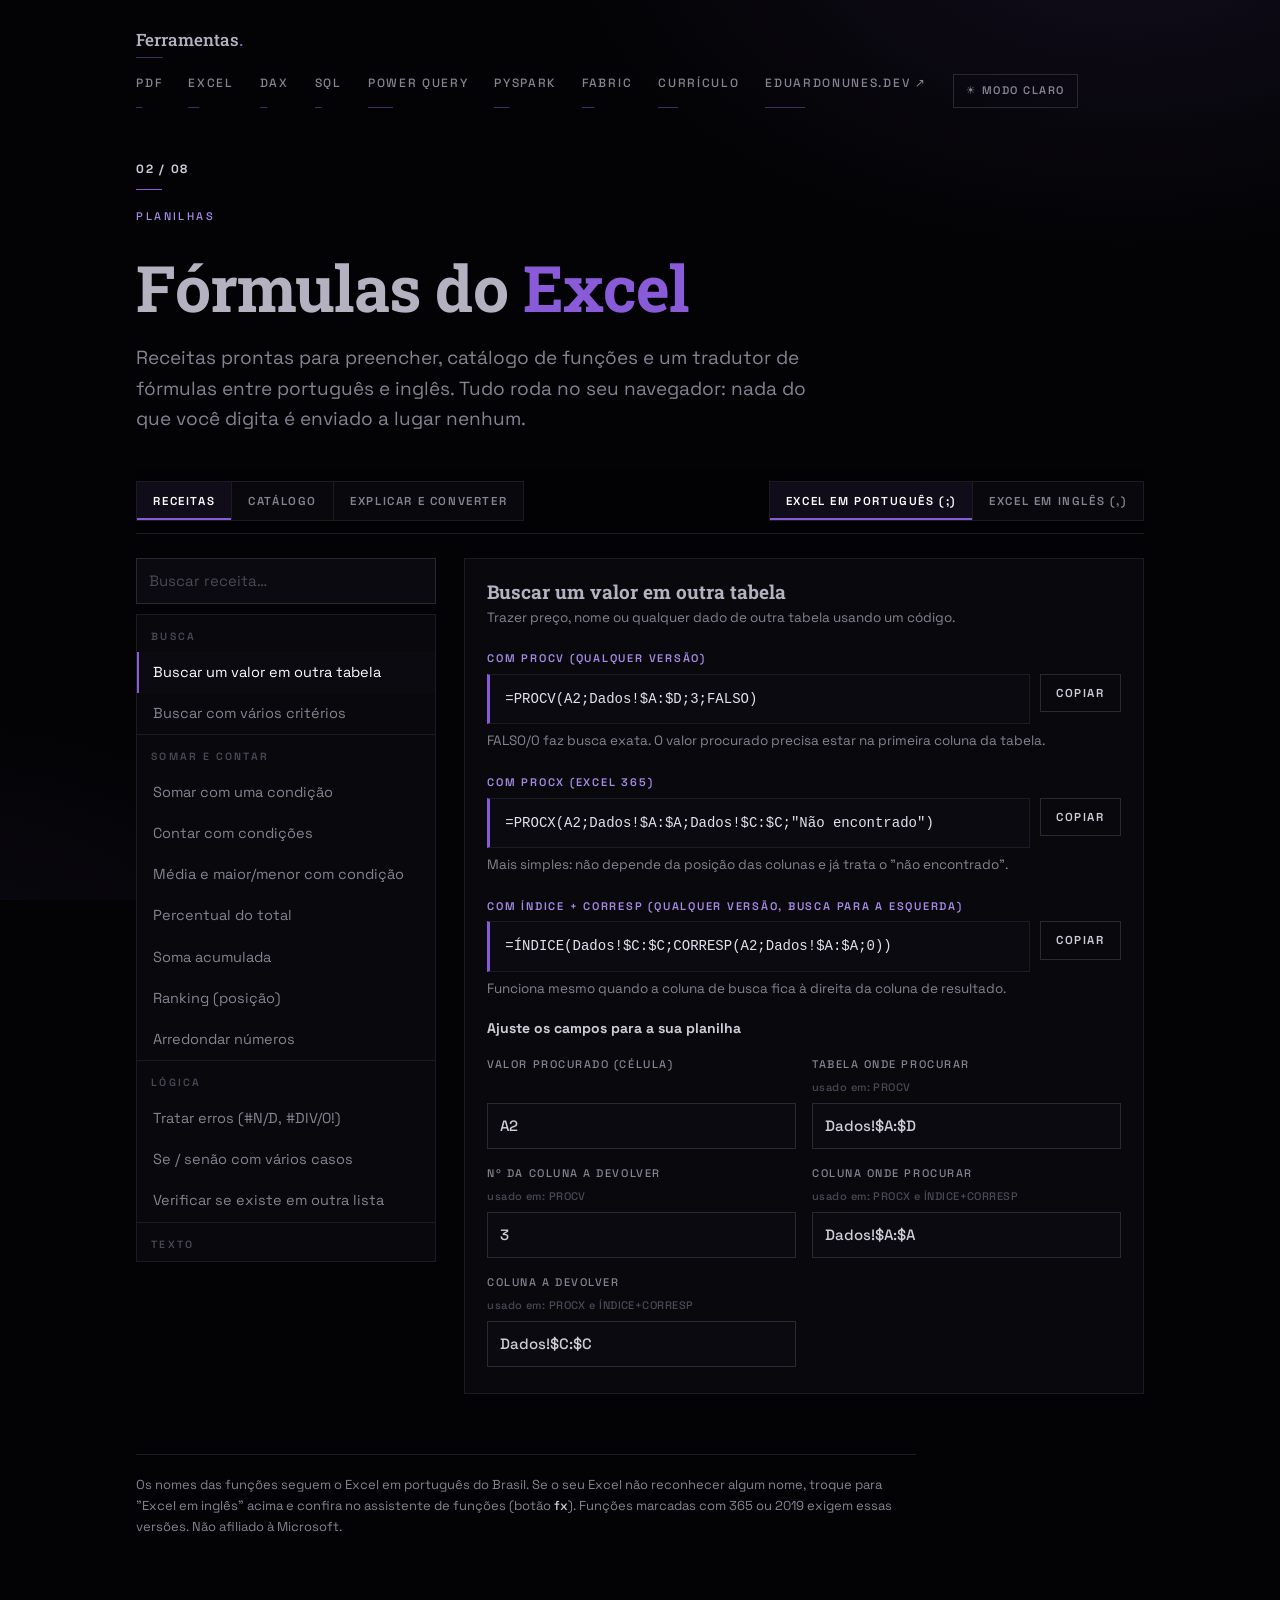
<file: excel/index.html>
<!doctype html>
<html lang="pt-BR">
<head>
<meta charset="utf-8">
<script>try{var t=localStorage.getItem('ferramentas-tema');document.documentElement.dataset.theme=(t==='light'?'light':'dark')}catch(e){document.documentElement.dataset.theme='dark'}</script>
<meta name="viewport" content="width=device-width, initial-scale=1">
<meta name="theme-color" content="#030305">
<!-- Nenhuma requisição de rede é permitida: tudo roda no navegador. -->
<meta http-equiv="Content-Security-Policy" content="default-src 'none'; script-src 'unsafe-inline'; style-src 'self' 'unsafe-inline'; font-src 'self'; img-src 'self' data:; base-uri 'none'; form-action 'none'">
<title>Fórmulas do Excel · Ferramentas</title>
<meta name="description" content="Receitas, catálogo e tradutor de fórmulas do Excel em português e inglês. Tudo no navegador, sem enviar nada a servidor.">
<link rel="icon" href="../assets/favicon.svg" type="image/svg+xml">
<link rel="stylesheet" href="../assets/tema.css?v=3">
</head>
<body>
<div class="wrap">
<header class="topbar"><a class="logo" href="../">Ferramentas<i>.</i></a><nav style="display:flex;gap:26px;flex-wrap:wrap"><a href="../pdf/">PDF</a><a href="../excel/">Excel</a><a href="../dax/">DAX</a><a href="../sql/">SQL</a><a href="../powerquery/">Power Query</a><a href="../pyspark/">PySpark</a><a href="../fabric/">Fabric</a><a href="../curriculo/">Currículo</a><a href="https://eduardonunes.dev">eduardonunes.dev ↗</a><button class="theme-btn" id="themeBtn" type="button">☀ Modo claro</button></nav></header>
<div class="kicker"><span class="count">02 / 08</span><span class="bar"></span><span class="label">Planilhas</span></div>
<h1>Fórmulas do <em>Excel</em></h1>
<p class="sub">Receitas prontas para preencher, catálogo de funções e um tradutor de fórmulas entre português e inglês. Tudo roda no seu navegador: nada do que você digita é enviado a lugar nenhum.</p>

<div class="ctl">
  <div class="seg tabs" role="tablist" aria-label="Seções">
    <button role="tab" id="tab-receitas" aria-selected="true" data-tab="receitas">Receitas</button>
    <button role="tab" id="tab-catalogo" aria-selected="false" data-tab="catalogo">Catálogo</button>
    <button role="tab" id="tab-explicar" aria-selected="false" data-tab="explicar">Explicar e converter</button>
  </div>
  <div>
    <div class="seg" role="group" aria-label="Idioma das fórmulas">
      <button id="loc-pt" aria-pressed="true">Excel em português (;)</button>
      <button id="loc-en" aria-pressed="false">Excel em inglês (,)</button>
    </div>
  </div>
</div>

<section id="p-receitas">
  <div class="layout">
    <div>
      <input type="search" id="rq" placeholder="Buscar receita…" aria-label="Buscar receita">
      <div class="rlist" id="rlist" style="margin-top:10px"></div>
    </div>
    <div id="rpanel"></div>
  </div>
</section>

<section id="p-catalogo" class="hide">
  <input type="search" id="cq" placeholder="Buscar função (ex.: procv, somar)…" aria-label="Buscar função">
  <div class="chips" id="ccats"></div>
  <div class="card" id="clist"></div>
</section>

<section id="p-explicar" class="hide">
  <div class="card">
    <label class="f">Cole uma fórmula (em português ou inglês)
      <textarea id="xin" spellcheck="false" placeholder='=SE(PROCV(A2;Preços!A:C;3;0)>100;"Caro";"OK")'></textarea>
    </label>
    <div class="row" style="margin-top:10px;justify-content:flex-start;flex-wrap:wrap">
      <button class="btn primary" id="xgo">Explicar e converter</button>
      <button class="btn" id="xex">Usar exemplo</button>
      <span class="hint">A fórmula é analisada aqui mesmo, no navegador.</span>
    </div>
  </div>
  <div id="xout"></div>
</section>

<footer>Os nomes das funções seguem o Excel em português do Brasil. Se o seu Excel não reconhecer algum nome, troque para "Excel em inglês" acima e confira no assistente de funções (botão <b>fx</b>). Funções marcadas com 365 ou 2019 exigem essas versões. Não afiliado à Microsoft.</footer>
</div>

<script>
'use strict';
/* ============ Catálogo ============
   [en, pt, categoria, descrição, sintaxe (EN), exemplo (EN), dica, versão] */
const F=[
// Lógica
['IF','SE','Lógica','Testa uma condição e devolve um valor se for verdadeira e outro se for falsa.','IF(teste, valor_se_verdadeiro, [valor_se_falso])','=IF(B2>=7,"Aprovado","Reprovado")','Para mais de duas saídas, use IFS em vez de vários IF aninhados.',''],
['IFS','SES','Lógica','Testa várias condições em ordem e devolve o resultado da primeira que for verdadeira.','IFS(teste1, valor1, [teste2, valor2], ...)','=IFS(B2>=9,"A",B2>=7,"B",TRUE,"C")','Use TRUE como último teste para representar "nenhuma das anteriores".','2019 / 365'],
['AND','E','Lógica','Devolve VERDADEIRO somente se todas as condições forem verdadeiras.','AND(condição1, [condição2], ...)','=IF(AND(B2>=7,C2>=75),"Aprovado","Reprovado")','Use dentro do SE para exigir vários critérios ao mesmo tempo.',''],
['OR','OU','Lógica','Devolve VERDADEIRO se pelo menos uma condição for verdadeira.','OR(condição1, [condição2], ...)','=IF(OR(B2="Sim",C2="Sim"),"Ok","Pendente")','',''],
['NOT','NÃO','Lógica','Inverte o resultado lógico: VERDADEIRO vira FALSO e vice-versa.','NOT(condição)','=IF(NOT(ISBLANK(A2)),"Preenchido","Vazio")','',''],
['IFERROR','SEERRO','Lógica','Devolve um valor alternativo quando a fórmula resulta em erro; caso contrário, devolve o resultado normal.','IFERROR(valor, valor_se_erro)','=IFERROR(A2/B2,0)','Use só quando o erro é esperado. Esconder erros demais dificulta achar problemas reais.',''],
['LET','LET','Lógica','Dá nomes a cálculos intermediários dentro da própria fórmula, evitando repetir expressões.','LET(nome1, valor1, [nome2, valor2], ..., cálculo)','=LET(total,SUM(B2:B10),B2/total)','Deixa fórmulas longas mais curtas e mais rápidas.','365 / 2021'],
// Busca e referência
['VLOOKUP','PROCV','Busca e referência','Procura um valor na primeira coluna de uma tabela e devolve o valor de outra coluna da mesma linha.','VLOOKUP(valor_procurado, tabela, nº_coluna, [procurar_intervalo])','=VLOOKUP(A2,Preços!A:C,3,FALSE)','Use FALSE (ou 0) para busca exata. A coluna de busca precisa ser a primeira da tabela. Sem o 4º argumento, a busca é aproximada e pode errar.',''],
['HLOOKUP','PROCH','Busca e referência','Igual ao PROCV, mas procura na primeira linha e devolve o valor de uma linha abaixo.','HLOOKUP(valor_procurado, tabela, nº_linha, [procurar_intervalo])','=HLOOKUP("Jan",A1:M5,3,FALSE)','',''],
['XLOOKUP','PROCX','Busca e referência','Procura um valor em uma coluna e devolve o resultado correspondente de outra, em qualquer direção, com valor padrão se não achar.','XLOOKUP(valor_procurado, intervalo_busca, intervalo_retorno, [se_não_encontrado])','=XLOOKUP(A2,Preços!A:A,Preços!C:C,"Não encontrado")','Substitui o PROCV e o PROCH com menos limitações. Busca exata por padrão.','365 / 2021'],
['INDEX','ÍNDICE','Busca e referência','Devolve o valor de uma posição (linha e coluna) dentro de um intervalo.','INDEX(intervalo, nº_linha, [nº_coluna])','=INDEX(C2:C100,5)','Combine com CORRESP para fazer buscas flexíveis em qualquer versão do Excel.',''],
['MATCH','CORRESP','Busca e referência','Devolve a posição de um valor dentro de uma lista.','MATCH(valor_procurado, intervalo, [tipo_correspondência])','=MATCH("Maria",A2:A100,0)','Use 0 para correspondência exata.',''],
['XMATCH','CORRESPX','Busca e referência','Versão moderna do CORRESP: devolve a posição de um item, com busca exata por padrão.','XMATCH(valor_procurado, intervalo, [modo_correspondência], [modo_busca])','=XMATCH("Maria",A2:A100)','','365 / 2021'],
['CHOOSE','ESCOLHER','Busca e referência','Escolhe um valor de uma lista de opções a partir de um número.','CHOOSE(nº_índice, valor1, [valor2], ...)','=CHOOSE(WEEKDAY(A2,2),"Seg","Ter","Qua","Qui","Sex","Sáb","Dom")','',''],
['OFFSET','DESLOC','Busca e referência','Devolve uma referência deslocada a partir de uma célula inicial.','OFFSET(referência, linhas, colunas, [altura], [largura])','=SUM(OFFSET(A1,1,0,5,1))','É volátil (recalcula sempre). Prefira ÍNDICE quando possível.',''],
['INDIRECT','INDIRETO','Busca e referência','Converte um texto em referência de célula ou intervalo.','INDIRECT(texto_ref)','=INDIRECT("A"&B1)','Também é volátil e quebra se a planilha referenciada for renomeada.',''],
['TRANSPOSE','TRANSPOR','Busca e referência','Troca linhas por colunas em um intervalo.','TRANSPOSE(intervalo)','=TRANSPOSE(A1:C3)','Em versões anteriores ao 365, é preciso confirmar com Ctrl+Shift+Enter.',''],
['HYPERLINK','HIPERLINK','Busca e referência','Cria um link clicável para um endereço ou célula.','HYPERLINK(local_do_link, [nome_amigável])','=HYPERLINK("https://exemplo.com","Abrir")','',''],
['ROW','LIN','Busca e referência','Devolve o número da linha de uma referência.','ROW([referência])','=ROW(A5)','Sem argumento, devolve a linha da própria célula.',''],
['COLUMN','COL','Busca e referência','Devolve o número da coluna de uma referência.','COLUMN([referência])','=COLUMN(C1)','',''],
// Matemática e estatística
['SUM','SOMA','Matemática e estatística','Soma números e intervalos.','SUM(núm1, [núm2], ...)','=SUM(B2:B10)','Ignora textos e células vazias.',''],
['SUMIF','SOMASE','Matemática e estatística','Soma os valores que atendem a um critério.','SUMIF(intervalo_critério, critério, [intervalo_soma])','=SUMIF(B2:B100,"Norte",C2:C100)','Critérios aceitam operadores entre aspas, como ">=1000".',''],
['SUMIFS','SOMASES','Matemática e estatística','Soma valores que atendem a vários critérios ao mesmo tempo.','SUMIFS(intervalo_soma, intervalo_crit1, crit1, [intervalo_crit2, crit2], ...)','=SUMIFS(D2:D100,B2:B100,"Norte",C2:C100,">=1000")','Atenção: aqui o intervalo de soma vem primeiro (no SOMASE vem por último).',''],
['SUMPRODUCT','SOMARPRODUTO','Matemática e estatística','Multiplica intervalos item a item e soma os resultados. Também resolve somas com condições complexas.','SUMPRODUCT(matriz1, [matriz2], ...)','=SUMPRODUCT(B2:B10,C2:C10)','',''],
['AVERAGE','MÉDIA','Matemática e estatística','Calcula a média aritmética.','AVERAGE(núm1, [núm2], ...)','=AVERAGE(B2:B10)','',''],
['AVERAGEIF','MÉDIASE','Matemática e estatística','Média dos valores que atendem a um critério.','AVERAGEIF(intervalo_critério, critério, [intervalo_média])','=AVERAGEIF(B2:B100,"Norte",C2:C100)','',''],
['AVERAGEIFS','MÉDIASES','Matemática e estatística','Média dos valores que atendem a vários critérios.','AVERAGEIFS(intervalo_média, intervalo_crit1, crit1, ...)','=AVERAGEIFS(D2:D100,B2:B100,"Norte",C2:C100,">=1000")','',''],
['MAX','MÁXIMO','Matemática e estatística','Devolve o maior valor.','MAX(núm1, [núm2], ...)','=MAX(B2:B100)','',''],
['MIN','MÍNIMO','Matemática e estatística','Devolve o menor valor.','MIN(núm1, [núm2], ...)','=MIN(B2:B100)','',''],
['MAXIFS','MÁXIMOSES','Matemática e estatística','Maior valor entre as células que atendem a critérios.','MAXIFS(intervalo_máx, intervalo_crit1, crit1, ...)','=MAXIFS(C2:C100,B2:B100,"Norte")','','2019 / 365'],
['MINIFS','MÍNIMOSES','Matemática e estatística','Menor valor entre as células que atendem a critérios.','MINIFS(intervalo_mín, intervalo_crit1, crit1, ...)','=MINIFS(C2:C100,B2:B100,"Norte")','','2019 / 365'],
['COUNT','CONT.NÚM','Matemática e estatística','Conta quantas células contêm números.','COUNT(valor1, [valor2], ...)','=COUNT(B2:B100)','',''],
['COUNTA','CONT.VALORES','Matemática e estatística','Conta as células que não estão vazias (texto ou número).','COUNTA(valor1, [valor2], ...)','=COUNTA(A2:A100)','',''],
['COUNTBLANK','CONTAR.VAZIO','Matemática e estatística','Conta as células vazias de um intervalo.','COUNTBLANK(intervalo)','=COUNTBLANK(A2:A100)','',''],
['COUNTIF','CONT.SE','Matemática e estatística','Conta as células que atendem a um critério.','COUNTIF(intervalo, critério)','=COUNTIF(B2:B100,"Norte")','Para contar itens maiores que um valor: =COUNTIF(B2:B100,">100").',''],
['COUNTIFS','CONT.SES','Matemática e estatística','Conta as células que atendem a vários critérios ao mesmo tempo.','COUNTIFS(intervalo_crit1, crit1, [intervalo_crit2, crit2], ...)','=COUNTIFS(B2:B100,"Norte",C2:C100,">=1000")','',''],
['ROUND','ARRED','Matemática e estatística','Arredonda um número para uma quantidade de casas decimais.','ROUND(número, casas)','=ROUND(A2,2)','Casas negativas arredondam para dezenas, centenas etc.',''],
['ROUNDUP','ARREDONDAR.PARA.CIMA','Matemática e estatística','Arredonda sempre para cima (afastando de zero).','ROUNDUP(número, casas)','=ROUNDUP(A2,0)','',''],
['ROUNDDOWN','ARREDONDAR.PARA.BAIXO','Matemática e estatística','Arredonda sempre para baixo (em direção a zero).','ROUNDDOWN(número, casas)','=ROUNDDOWN(A2,0)','',''],
['TRUNC','TRUNCAR','Matemática e estatística','Corta as casas decimais sem arredondar.','TRUNC(número, [casas])','=TRUNC(A2)','',''],
['INT','INT','Matemática e estatística','Arredonda para baixo até o inteiro mais próximo.','INT(número)','=INT(A2)','Para números negativos, INT(-1,5) dá -2.',''],
['MOD','MOD','Matemática e estatística','Devolve o resto de uma divisão.','MOD(número, divisor)','=MOD(A2,2)=0','Útil para testar se um número é par.',''],
['ABS','ABS','Matemática e estatística','Devolve o valor absoluto (sem sinal).','ABS(número)','=ABS(A2-B2)','',''],
['LARGE','MAIOR','Matemática e estatística','Devolve o enésimo maior valor de um intervalo.','LARGE(intervalo, n)','=LARGE(B2:B100,3)','',''],
['SMALL','MENOR','Matemática e estatística','Devolve o enésimo menor valor de um intervalo.','SMALL(intervalo, n)','=SMALL(B2:B100,3)','',''],
['RANK.EQ','ORDEM.EQ','Matemática e estatística','Devolve a posição de um número em uma lista (ranking).','RANK.EQ(número, intervalo, [ordem])','=RANK.EQ(B2,$B$2:$B$100,0)','Ordem 0 (padrão) classifica do maior para o menor.',''],
['MEDIAN','MED','Matemática e estatística','Devolve a mediana (valor central).','MEDIAN(núm1, [núm2], ...)','=MEDIAN(B2:B100)','',''],
['SUBTOTAL','SUBTOTAL','Matemática e estatística','Calcula soma, média, contagem etc. respeitando filtros.','SUBTOTAL(nº_função, ref1, ...)','=SUBTOTAL(109,B2:B100)','Use 9 ou 109 para somar: ambos ignoram linhas filtradas; o 109 também ignora linhas ocultas manualmente.',''],
['AGGREGATE','AGREGAR','Matemática e estatística','Faz cálculos (soma, média, máximo...) podendo ignorar erros e linhas ocultas.','AGGREGATE(nº_função, opções, ref1, ...)','=AGGREGATE(9,6,B2:B100)','Com a opção 6, ignora células com erro.',''],
['RANDBETWEEN','ALEATÓRIOENTRE','Matemática e estatística','Gera um número inteiro aleatório entre dois limites.','RANDBETWEEN(mínimo, máximo)','=RANDBETWEEN(1,100)','Muda a cada recálculo da planilha.',''],
['POWER','POTÊNCIA','Matemática e estatística','Eleva um número a uma potência.','POWER(número, potência)','=POWER(2,10)','Equivale ao operador ^ (2^10).',''],
['SQRT','RAIZ','Matemática e estatística','Devolve a raiz quadrada.','SQRT(número)','=SQRT(A2)','',''],
// Texto
['LEFT','ESQUERDA','Texto','Devolve os primeiros caracteres de um texto.','LEFT(texto, [núm_caract])','=LEFT(A2,3)','',''],
['RIGHT','DIREITA','Texto','Devolve os últimos caracteres de um texto.','RIGHT(texto, [núm_caract])','=RIGHT(A2,4)','',''],
['MID','EXT.TEXTO','Texto','Devolve caracteres do meio de um texto, a partir de uma posição.','MID(texto, núm_inicial, núm_caract)','=MID(A2,4,2)','',''],
['LEN','NÚM.CARACT','Texto','Conta quantos caracteres tem um texto.','LEN(texto)','=LEN(A2)','Espaços também contam.',''],
['TRIM','ARRUMAR','Texto','Remove espaços extras no início, no fim e duplicados entre palavras.','TRIM(texto)','=TRIM(A2)','',''],
['UPPER','MAIÚSCULA','Texto','Converte o texto para letras maiúsculas.','UPPER(texto)','=UPPER(A2)','',''],
['LOWER','MINÚSCULA','Texto','Converte o texto para letras minúsculas.','LOWER(texto)','=LOWER(A2)','',''],
['PROPER','PRI.MAIÚSCULA','Texto','Coloca a primeira letra de cada palavra em maiúscula.','PROPER(texto)','=PROPER(A2)','',''],
['FIND','PROCURAR','Texto','Localiza a posição de um texto dentro de outro, diferenciando maiúsculas de minúsculas.','FIND(texto_procurado, no_texto, [núm_inicial])','=FIND("-",A2)','Dá #VALOR! se não encontrar. Envolva em SEERRO quando necessário.',''],
['SEARCH','LOCALIZAR','Texto','Como o PROCURAR, mas não diferencia maiúsculas de minúsculas e aceita curingas (? e *).','SEARCH(texto_procurado, no_texto, [núm_inicial])','=SEARCH("nort",A2)','',''],
['SUBSTITUTE','SUBSTITUIR','Texto','Troca um texto por outro dentro de uma célula.','SUBSTITUTE(texto, texto_antigo, texto_novo, [núm_ocorrência])','=SUBSTITUTE(A2,"-","")','',''],
['REPLACE','MUDAR','Texto','Troca parte de um texto indicando posição e tamanho.','REPLACE(texto_antigo, núm_inicial, núm_caract, texto_novo)','=REPLACE(A2,1,3,"XXX")','',''],
['CONCAT','CONCAT','Texto','Junta textos e intervalos em um só texto.','CONCAT(texto1, [texto2], ...)','=CONCAT(A2," ",B2)','O operador & faz o mesmo: =A2&" "&B2.','2019 / 365'],
['CONCATENATE','CONCATENAR','Texto','Junta textos em um só (versão antiga).','CONCATENATE(texto1, [texto2], ...)','=CONCATENATE(A2," ",B2)','Mantida por compatibilidade; prefira CONCAT ou o operador &.',''],
['TEXTJOIN','UNIRTEXTO','Texto','Junta textos usando um separador, podendo ignorar células vazias.','TEXTJOIN(delimitador, ignorar_vazias, texto1, ...)','=TEXTJOIN(", ",TRUE,A2:A10)','','2019 / 365'],
['TEXT','TEXTO','Texto','Converte um número ou data em texto com um formato específico.','TEXT(valor, formato)','=TEXT(A2,"dd/mm/yyyy")','Os códigos de formato dependem do idioma: em português o ano é "aaaa" (ex.: "dd/mm/aaaa"). Esta página converte isso para você.',''],
['VALUE','VALOR','Texto','Converte um texto que parece número em número.','VALUE(texto)','=VALUE("123")','',''],
['REPT','REPT','Texto','Repete um texto várias vezes.','REPT(texto, vezes)','=REPT("-",10)','',''],
['EXACT','EXATO','Texto','Verifica se dois textos são idênticos (diferenciando maiúsculas).','EXACT(texto1, texto2)','=EXACT(A2,B2)','',''],
['TEXTBEFORE','TEXTOANTES','Texto','Devolve o texto que vem antes de um delimitador.','TEXTBEFORE(texto, delimitador, [núm_instância], ...)','=TEXTBEFORE(A2," ")','','365'],
['TEXTAFTER','TEXTODEPOIS','Texto','Devolve o texto que vem depois de um delimitador.','TEXTAFTER(texto, delimitador, [núm_instância], ...)','=TEXTAFTER(A2," ")','','365'],
['TEXTSPLIT','DIVIDIRTEXTO','Texto','Divide um texto em várias células usando delimitadores.','TEXTSPLIT(texto, delim_coluna, [delim_linha], ...)','=TEXTSPLIT(A2,",")','O resultado "derrama" nas células ao lado.','365'],
// Data e hora
['TODAY','HOJE','Data e hora','Devolve a data de hoje.','TODAY()','=TODAY()','Atualiza ao abrir ou recalcular a planilha.',''],
['NOW','AGORA','Data e hora','Devolve a data e a hora atuais.','NOW()','=NOW()','',''],
['DATE','DATA','Data e hora','Monta uma data a partir de ano, mês e dia.','DATE(ano, mês, dia)','=DATE(2025,12,31)','Útil para juntar partes: =DATE(A2,B2,C2).',''],
['YEAR','ANO','Data e hora','Extrai o ano de uma data.','YEAR(data)','=YEAR(A2)','',''],
['MONTH','MÊS','Data e hora','Extrai o mês (1 a 12) de uma data.','MONTH(data)','=MONTH(A2)','',''],
['DAY','DIA','Data e hora','Extrai o dia do mês de uma data.','DAY(data)','=DAY(A2)','',''],
['WEEKDAY','DIA.DA.SEMANA','Data e hora','Devolve o dia da semana como número.','WEEKDAY(data, [tipo])','=WEEKDAY(A2,2)','Tipo 2 numera de segunda (1) a domingo (7).',''],
['WEEKNUM','NÚMSEMANA','Data e hora','Devolve o número da semana no ano.','WEEKNUM(data, [tipo])','=WEEKNUM(A2,21)','Tipo 21 usa a semana ISO (começa na segunda).',''],
['EOMONTH','FIMMÊS','Data e hora','Devolve o último dia do mês, antes ou depois de alguns meses.','EOMONTH(data_inicial, meses)','=EOMONTH(A2,0)','Use 0 para o fim do mês da data, -1 para o mês anterior.',''],
['EDATE','DATAM','Data e hora','Soma ou subtrai meses de uma data, mantendo o dia.','EDATE(data_inicial, meses)','=EDATE(A2,3)','',''],
['DATEDIF','DATADIF','Data e hora','Calcula a diferença entre duas datas em anos ("Y"), meses ("M") ou dias ("D").','DATEDIF(data_inicial, data_final, unidade)','=DATEDIF(A2,TODAY(),"Y")','É uma função "escondida": não aparece na lista do Excel, mas funciona. As unidades "YM" e "MD" podem dar resultados incorretos em alguns casos.',''],
['NETWORKDAYS','DIATRABALHOTOTAL','Data e hora','Conta os dias úteis entre duas datas, excluindo fins de semana e feriados opcionais.','NETWORKDAYS(data_inicial, data_final, [feriados])','=NETWORKDAYS(A2,B2,Feriados!A2:A20)','',''],
['WORKDAY','DIATRABALHO','Data e hora','Devolve a data após um número de dias úteis.','WORKDAY(data_inicial, dias, [feriados])','=WORKDAY(A2,10,Feriados!A2:A20)','',''],
['DATEVALUE','DATA.VALOR','Data e hora','Converte uma data escrita como texto em data de verdade.','DATEVALUE(texto_data)','=DATEVALUE("31/12/2025")','',''],
['DAYS','DIAS','Data e hora','Devolve o número de dias entre duas datas.','DAYS(data_final, data_inicial)','=DAYS(B2,A2)','Também funciona subtraindo: =B2-A2.',''],
['YEARFRAC','FRAÇÃOANO','Data e hora','Devolve a fração do ano entre duas datas.','YEARFRAC(data_inicial, data_final, [base])','=YEARFRAC(A2,B2,1)','',''],
// Informação
['ISBLANK','ÉCÉL.VAZIA','Informação','Verifica se a célula está vazia.','ISBLANK(valor)','=ISBLANK(A2)','',''],
['ISNUMBER','ÉNÚM','Informação','Verifica se o valor é um número.','ISNUMBER(valor)','=ISNUMBER(A2)','Combinada com CORRESP, verifica se um item existe em uma lista.',''],
['ISTEXT','ÉTEXTO','Informação','Verifica se o valor é texto.','ISTEXT(valor)','=ISTEXT(A2)','',''],
['ISERROR','ÉERROS','Informação','Verifica se o valor é qualquer tipo de erro.','ISERROR(valor)','=ISERROR(A2)','',''],
['ISNA','É.NÃO.DISP','Informação','Verifica se o valor é o erro #N/D.','ISNA(valor)','=ISNA(MATCH(A2,B:B,0))','',''],
// Matrizes dinâmicas
['UNIQUE','ÚNICO','Matrizes dinâmicas','Devolve a lista de valores sem repetição.','UNIQUE(matriz, [por_coluna], [exatamente_uma_vez])','=UNIQUE(A2:A100)','O resultado "derrama" nas células abaixo: deixe espaço livre.','365 / 2021'],
['SORT','CLASSIFICAR','Matrizes dinâmicas','Ordena um intervalo.','SORT(matriz, [índice_coluna], [ordem], [por_coluna])','=SORT(A2:C100,2,-1)','Ordem 1 = crescente; -1 = decrescente.','365 / 2021'],
['SORTBY','CLASSIFICARPOR','Matrizes dinâmicas','Ordena um intervalo com base em outra coluna.','SORTBY(matriz, por_matriz1, [ordem1], ...)','=SORTBY(A2:A100,B2:B100,-1)','','365 / 2021'],
['FILTER','FILTRO','Matrizes dinâmicas','Filtra linhas de um intervalo que atendem a uma condição.','FILTER(matriz, incluir, [se_vazio])','=FILTER(A2:C100,B2:B100="Norte","Nada encontrado")','','365 / 2021'],
['SEQUENCE','SEQUÊNCIA','Matrizes dinâmicas','Gera uma lista de números em sequência.','SEQUENCE(linhas, [colunas], [início], [incremento])','=SEQUENCE(10)','','365 / 2021']
];
const CATS=['Lógica','Busca e referência','Matemática e estatística','Texto','Data e hora','Informação','Matrizes dinâmicas'];

/* ============ Conversão PT <-> EN ============ */
const norm=s=>s.normalize('NFD').replace(/[̀-ͯ]/g,'').toUpperCase();
const IDX={};            // nome normalizado (EN ou PT) -> entrada
F.forEach(e=>{IDX[norm(e[0])]=e; IDX[norm(e[1])]=e;});
const BOOL={'TRUE':['TRUE','VERDADEIRO'],'VERDADEIRO':['TRUE','VERDADEIRO'],'FALSE':['FALSE','FALSO'],'FALSO':['FALSE','FALSO']};
const isIdStart=c=>/[A-Za-zÀ-ÿ_]/.test(c), isIdChar=c=>/[A-Za-zÀ-ÿ0-9_.]/.test(c);

function detectLocale(src){
  let inStr=false;
  for(let i=0;i<src.length;i++){const c=src[i]; if(c==='"'){inStr=!inStr;continue;} if(!inStr&&c===';') return 'pt';}
  const ids=src.replace(/"[^"]*"/g,'').match(/[A-Za-zÀ-ÿ_][A-Za-zÀ-ÿ0-9_.]*(?=\s*\()/g)||[];
  for(const id of ids){const e=IDX[norm(id)]; if(e && norm(e[0])!==norm(e[1]) && norm(id)===norm(e[1])) return 'pt';}
  if(/\d,\d/.test(src.replace(/"[^"]*"/g,'')) && !/[A-Za-z]\([^)]*,[^)]*\)/.test(src)) return 'pt';
  return 'en';
}
/* converte src (escrita em `from`) para o idioma `to`; ignora textos entre aspas e {campos} */
function convert(src,from,to){
  if(from===to) return src;
  let out='',i=0,fmtNext=false;const n=src.length;
  while(i<n){
    const c=src[i];
    if(c==='"'){
      let j=i+1; while(j<n){ if(src[j]==='"'){ if(src[j+1]==='"'){j+=2;continue;} break;} j++; }
      let lit=src.slice(i,j+1);
      if(fmtNext){ lit = to==='pt' ? lit.replace(/yyyy/gi,'aaaa').replace(/yy/gi,'aa') : lit.replace(/aaaa/gi,'yyyy').replace(/aa/gi,'yy'); fmtNext=false; }
      out+=lit; i=j+1; continue;
    }
    if(c==='{'){ const j=src.indexOf('}',i); const k=j<0?n-1:j; out+=src.slice(i,k+1); i=k+1; continue; }
    if(c==="'"){ let j=src.indexOf("'",i+1); if(j<0) j=n-1; out+=src.slice(i,j+1); i=j+1; continue; }
    if(isIdStart(c)){
      let j=i; while(j<n&&isIdChar(src[j])) j++;
      const id=src.slice(i,j); let k=j; while(k<n&&src[k]===' ') k++;
      const key=norm(id);
      if(src[k]==='('){
        const e=IDX[key];
        if(e){ out+=(to==='pt'?e[1]:e[0]); if(e[0]==='TEXT') fmtNext=true; } else out+=id;
      } else if(BOOL[key]) out+=BOOL[key][to==='pt'?1:0];
      else out+=id;
      i=j; continue;
    }
    if(/\d/.test(c)){
      let j=i; while(j<n&&/\d/.test(src[j])) j++;
      if(j+1<n && (src[j]==='.'||src[j]===',') && /\d/.test(src[j+1]) && ((from==='en'&&src[j]==='.')||(from==='pt'&&src[j]===','))){
        let m=j+1; while(m<n&&/\d/.test(src[m])) m++;
        out+=src.slice(i,j)+(to==='pt'?',':'.')+src.slice(j+1,m); i=m; continue;
      }
      out+=src.slice(i,j); i=j; continue;
    }
    if(from==='en'&&to==='pt'&&c===','){ out+=';'; i++; continue; }
    if(from==='pt'&&to==='en'&&c===';'){ out+=','; i++; continue; }
    out+=c; i++;
  }
  return out;
}

/* ============ Estado e utilidades ============ */
const $=s=>document.querySelector(s);
const el=(t,a={},...k)=>{const e=document.createElement(t);for(const[x,v]of Object.entries(a)){if(x==='class')e.className=v;else if(x.startsWith('on'))e.addEventListener(x.slice(2),v);else if(v===true)e.setAttribute(x,'');else if(v!==false&&v!=null)e.setAttribute(x,v);}for(const c of k.flat())e.append(c&&c.nodeType?c:document.createTextNode(c??''));return e;};
let loc='pt';
try{const s=localStorage.getItem('xl-loc'); if(s==='en'||s==='pt') loc=s;}catch{}
const L=src=>convert(src,'en',loc);      // texto canônico (EN) -> idioma atual
function copy(text,btn){
  const done=()=>{const o=btn.textContent;btn.textContent='Copiado!';setTimeout(()=>btn.textContent=o,1200);};
  if(navigator.clipboard&&window.isSecureContext){navigator.clipboard.writeText(text).then(done,fallback);} else fallback();
  function fallback(){const t=el('textarea',{style:'position:fixed;opacity:0'});t.value=text;document.body.append(t);t.select();try{document.execCommand('copy');done();}catch{btn.textContent='Selecione e copie';}t.remove();}
}
const fmtOut=(text)=>{const b=el('button',{class:'btn',type:'button','aria-label':'Copiar fórmula'},'Copiar'); b.addEventListener('click',()=>copy(text,b)); return el('div',{class:'row'},el('div',{class:'out'},text),b);};

/* ============ Receitas ============
   campos: [chave, rótulo, padrão, dica de uso]  |  fórmulas em EN canônico com {chave} */
const R=[
{id:'procv',cat:'Busca',title:'Buscar um valor em outra tabela',goal:'Trazer preço, nome ou qualquer dado de outra tabela usando um código.',
 fields:[['chave','Valor procurado (célula)','A2'],['tabela','Tabela onde procurar','Dados!$A:$D','PROCV'],['col','Nº da coluna a devolver','3','PROCV'],['busca','Coluna onde procurar','Dados!$A:$A','PROCX e ÍNDICE+CORRESP'],['ret','Coluna a devolver','Dados!$C:$C','PROCX e ÍNDICE+CORRESP']],
 main:{label:'Com PROCV (qualquer versão)',tpl:'=VLOOKUP({chave},{tabela},{col},FALSE)',note:'FALSO/0 faz busca exata. O valor procurado precisa estar na primeira coluna da tabela.'},
 alts:[{label:'Com PROCX (Excel 365)',tpl:'=XLOOKUP({chave},{busca},{ret},"Não encontrado")',note:'Mais simples: não depende da posição das colunas e já trata o "não encontrado".'},
       {label:'Com ÍNDICE + CORRESP (qualquer versão, busca para a esquerda)',tpl:'=INDEX({ret},MATCH({chave},{busca},0))',note:'Funciona mesmo quando a coluna de busca fica à direita da coluna de resultado.'}]},
{id:'somase',cat:'Somar e contar',title:'Somar com uma condição',goal:'Somar valores só das linhas que atendem a um critério.',
 fields:[['crit_rng','Intervalo do critério','B2:B100'],['crit','Critério','"Norte"','texto entre aspas, ou célula'],['soma_rng','Intervalo a somar','C2:C100'],['crit_rng2','2º intervalo de critério','D2:D100','vários critérios'],['crit2','2º critério','">=1000"','vários critérios']],
 main:{label:'Um critério (SOMASE)',tpl:'=SUMIF({crit_rng},{crit},{soma_rng})',note:'Operadores vão entre aspas: ">=1000", "<>0". Para referenciar uma célula com operador: ">="&F1.'},
 alts:[{label:'Dois critérios (SOMASES)',tpl:'=SUMIFS({soma_rng},{crit_rng},{crit},{crit_rng2},{crit2})',note:'No SOMASES o intervalo de soma vem primeiro.'}]},
{id:'contse',cat:'Somar e contar',title:'Contar com condições',goal:'Contar quantas linhas atendem a um ou mais critérios.',
 fields:[['rng','Intervalo','B2:B100'],['crit','Critério','"Norte"'],['rng2','2º intervalo','C2:C100','dois critérios'],['crit2','2º critério','">=1000"','dois critérios']],
 main:{label:'Um critério (CONT.SE)',tpl:'=COUNTIF({rng},{crit})',note:''},
 alts:[{label:'Dois critérios (CONT.SES)',tpl:'=COUNTIFS({rng},{crit},{rng2},{crit2})',note:''},
       {label:'Contar células preenchidas',tpl:'=COUNTA({rng})',note:'Conta tudo que não está vazio.'}]},
{id:'mediase',cat:'Somar e contar',title:'Média e maior/menor com condição',goal:'Calcular média, máximo ou mínimo apenas das linhas que atendem a um critério.',
 fields:[['crit_rng','Intervalo do critério','B2:B100'],['crit','Critério','"Norte"'],['val_rng','Intervalo dos valores','C2:C100']],
 main:{label:'Média (MÉDIASE)',tpl:'=AVERAGEIF({crit_rng},{crit},{val_rng})',note:''},
 alts:[{label:'Maior valor (MÁXIMOSES)',tpl:'=MAXIFS({val_rng},{crit_rng},{crit})',note:'Excel 2019 ou 365.'},{label:'Menor valor (MÍNIMOSES)',tpl:'=MINIFS({val_rng},{crit_rng},{crit})',note:'Excel 2019 ou 365.'}]},
{id:'pct',cat:'Somar e contar',title:'Percentual do total',goal:'Mostrar quanto cada item representa do total.',
 fields:[['cel','Valor do item','B2'],['faixa','Intervalo total (fixo)','$B$2:$B$100']],
 main:{label:'Percentual',tpl:'={cel}/SUM({faixa})',note:'Formate a célula como porcentagem (Ctrl+Shift+%). Os $ travam o intervalo ao copiar a fórmula para baixo.'},alts:[]},
{id:'acum',cat:'Somar e contar',title:'Soma acumulada',goal:'Total que vai crescendo linha a linha.',
 fields:[['ini','Primeira célula (fixa)','$B$2'],['cel','Célula atual','B2']],
 main:{label:'Acumulado',tpl:'=SUM({ini}:{cel})',note:'Copie para baixo: o início fica travado e o fim acompanha a linha.'},alts:[]},
{id:'rank',cat:'Somar e contar',title:'Ranking (posição)',goal:'Descobrir a posição de cada valor na lista.',
 fields:[['cel','Valor','B2'],['faixa','Lista de valores (fixa)','$B$2:$B$100'],['ordem','Ordem (0 = maior primeiro, 1 = menor primeiro)','0']],
 main:{label:'Posição',tpl:'=RANK.EQ({cel},{faixa},{ordem})',note:'Empates recebem a mesma posição.'},alts:[]},
{id:'seerro',cat:'Lógica',title:'Tratar erros (#N/D, #DIV/0!)',goal:'Mostrar um valor alternativo em vez de um erro.',
 fields:[['formula','Fórmula (sem o =)','A2/B2'],['alt','Valor se der erro','0','texto vai entre aspas, ex.: "-"']],
 main:{label:'Com SEERRO',tpl:'=IFERROR({formula},{alt})',note:'Use quando o erro é esperado (por exemplo, divisão por zero).'},alts:[]},
{id:'ses',cat:'Lógica',title:'Se / senão com vários casos',goal:'Devolver resultados diferentes conforme faixas ou condições.',
 fields:[['c1','Condição 1','B2>=9'],['r1','Resultado 1','"A"'],['c2','Condição 2','B2>=7'],['r2','Resultado 2','"B"'],['r3','Resultado para os demais casos','"C"']],
 main:{label:'Com SES (2019/365)',tpl:'=IFS({c1},{r1},{c2},{r2},TRUE,{r3})',note:'As condições são testadas em ordem; a primeira verdadeira vence.'},
 alts:[{label:'Com SE aninhado (qualquer versão)',tpl:'=IF({c1},{r1},IF({c2},{r2},{r3}))',note:''}]},
{id:'existe',cat:'Lógica',title:'Verificar se existe em outra lista',goal:'Responder Sim/Não se um item aparece em uma lista.',
 fields:[['cel','Item','A2'],['lista','Lista onde procurar','Lista!$A:$A']],
 main:{label:'Com CONT.SE',tpl:'=IF(COUNTIF({lista},{cel})>0,"Sim","Não")',note:''},
 alts:[{label:'Com CORRESP',tpl:'=IF(ISNUMBER(MATCH({cel},{lista},0)),"Sim","Não")',note:''}]},
{id:'multi',cat:'Busca',title:'Buscar com vários critérios',goal:'Encontrar um valor combinando duas colunas (ex.: produto + região).',
 fields:[['ret','Coluna do resultado','D2:D100'],['c1','Coluna do critério 1','A2:A100'],['v1','Valor do critério 1','F1'],['c2','Coluna do critério 2','B2:B100'],['v2','Valor do critério 2','F2']],
 main:{label:'Com ÍNDICE + CORRESP',tpl:'=INDEX({ret},MATCH(1,({c1}={v1})*({c2}={v2}),0))',note:'Antes do Excel 365, confirme com Ctrl+Shift+Enter (fórmula matricial).'},
 alts:[{label:'Com PROCX (365)',tpl:'=XLOOKUP(1,({c1}={v1})*({c2}={v2}),{ret},"Não encontrado")',note:''}]},
{id:'concat',cat:'Texto',title:'Juntar textos (nome + sobrenome)',goal:'Combinar o conteúdo de células em um único texto.',
 fields:[['a','Primeira célula','A2'],['b','Segunda célula','B2'],['sep','Separador','" "','texto entre aspas']],
 main:{label:'Com o operador &',tpl:'={a}&{sep}&{b}',note:''},
 alts:[{label:'Com UNIRTEXTO (2019/365)',tpl:'=TEXTJOIN({sep},TRUE,{a}:{b})',note:'Ignora células vazias.'}]},
{id:'sepa',cat:'Texto',title:'Separar texto por um delimitador',goal:'Pegar a parte antes ou depois de um separador (ex.: primeiro nome).',
 fields:[['cel','Célula','A2'],['sep','Delimitador','" "','texto entre aspas']],
 main:{label:'Parte antes do delimitador',tpl:'=LEFT({cel},FIND({sep},{cel})-1)',note:'Dá erro se o delimitador não existir; envolva em SEERRO se necessário.'},
 alts:[{label:'Parte depois do delimitador',tpl:'=MID({cel},FIND({sep},{cel})+1,LEN({cel}))',note:''},
       {label:'Antes (365)',tpl:'=TEXTBEFORE({cel},{sep})',note:'Mais simples no Excel 365.'},{label:'Depois (365)',tpl:'=TEXTAFTER({cel},{sep})',note:''}]},
{id:'limpa',cat:'Texto',title:'Limpar e padronizar texto',goal:'Remover espaços extras e deixar nomes com a inicial maiúscula.',
 fields:[['cel','Célula','A2']],
 main:{label:'Espaços + inicial maiúscula',tpl:'=PROPER(TRIM({cel}))',note:'Para virar valor fixo: copie e use Colar Especial > Valores.'},
 alts:[{label:'Tudo maiúsculo',tpl:'=UPPER(TRIM({cel}))',note:''},{label:'Trocar um texto por outro',tpl:'=SUBSTITUTE({cel},"-","")',note:'Aqui remove os hífens; edite os textos entre aspas.'}]},
{id:'datatxt',cat:'Datas',title:'Formatar data como texto',goal:'Mostrar uma data como "05/03/2025" ou como nome do mês.',
 fields:[['cel','Célula com a data','A2']],
 main:{label:'dd/mm/aaaa',tpl:'=TEXT({cel},"dd/mm/yyyy")',note:'Em português o código do ano é "aaaa"; a página já ajusta conforme o idioma escolhido.'},
 alts:[{label:'Mês por extenso',tpl:'=TEXT({cel},"mmmm")',note:''},{label:'Dia da semana por extenso',tpl:'=TEXT({cel},"dddd")',note:''}]},
{id:'datadif',cat:'Datas',title:'Diferença entre duas datas',goal:'Calcular anos, meses ou dias entre duas datas.',
 fields:[['ini','Data inicial','A2'],['fim','Data final','B2'],['un','Unidade (Y anos, M meses, D dias)','Y']],
 main:{label:'Com DATADIF',tpl:'=DATEDIF({ini},{fim},"{un}")',note:'Função "escondida": não aparece na lista, mas funciona.'},
 alts:[{label:'Só dias (subtração)',tpl:'={fim}-{ini}',note:'Formate o resultado como Número, não como Data.'}]},
{id:'idade',cat:'Datas',title:'Idade a partir da data de nascimento',goal:'Calcular a idade em anos completos.',
 fields:[['nasc','Data de nascimento','A2']],
 main:{label:'Idade',tpl:'=DATEDIF({nasc},TODAY(),"Y")',note:'Atualiza sozinha todo dia.'},alts:[]},
{id:'uteis',cat:'Datas',title:'Dias úteis',goal:'Contar dias úteis entre datas ou achar a data após N dias úteis.',
 fields:[['ini','Data inicial','A2'],['fim','Data final','B2'],['dias','Quantidade de dias úteis','10'],['fer','Lista de feriados (opcional)','Feriados!$A$2:$A$30']],
 main:{label:'Dias úteis entre duas datas',tpl:'=NETWORKDAYS({ini},{fim},{fer})',note:'Exclui sábados, domingos e os feriados informados.'},
 alts:[{label:'Data após N dias úteis',tpl:'=WORKDAY({ini},{dias},{fer})',note:'Formate o resultado como Data.'}]},
{id:'fimmes',cat:'Datas',title:'Primeiro e último dia do mês',goal:'Obter o início ou o fim do mês de uma data.',
 fields:[['cel','Célula com a data','A2']],
 main:{label:'Último dia do mês',tpl:'=EOMONTH({cel},0)',note:'Formate como Data.'},
 alts:[{label:'Primeiro dia do mês',tpl:'=EOMONTH({cel},-1)+1',note:''},{label:'Mesmo dia, 3 meses depois',tpl:'=EDATE({cel},3)',note:''}]},
{id:'unicos',cat:'Listas (365)',title:'Valores únicos e contagem de únicos',goal:'Remover repetições de uma lista ou saber quantos itens diferentes existem.',
 fields:[['faixa','Intervalo','A2:A100']],
 main:{label:'Lista de únicos (365)',tpl:'=UNIQUE({faixa})',note:'O resultado ocupa as células abaixo; deixe espaço livre.'},
 alts:[{label:'Quantos únicos (365)',tpl:'=COUNTA(UNIQUE({faixa}))',note:''},{label:'Quantos únicos (qualquer versão)',tpl:'=SUMPRODUCT(1/COUNTIF({faixa},{faixa}))',note:'Não pode haver células vazias no intervalo.'}]},
{id:'filtro',cat:'Listas (365)',title:'Filtrar linhas por condição',goal:'Extrair as linhas que atendem a um critério, sem usar o filtro manual.',
 fields:[['tab','Tabela','A2:D100'],['col','Coluna do critério','B2:B100'],['val','Valor procurado','"Norte"']],
 main:{label:'Com FILTRO',tpl:'=FILTER({tab},{col}={val},"Nada encontrado")',note:'Excel 365/2021. O resultado se atualiza sozinho.'},alts:[]},
{id:'ordenar',cat:'Listas (365)',title:'Ordenar uma lista',goal:'Ordenar dados por uma coluna, de forma automática.',
 fields:[['tab','Tabela','A2:C100'],['col','Nº da coluna de ordenação','2'],['ord','Ordem (1 crescente, -1 decrescente)','-1']],
 main:{label:'Com CLASSIFICAR',tpl:'=SORT({tab},{col},{ord})',note:'Excel 365/2021.'},alts:[]},
{id:'arred',cat:'Somar e contar',title:'Arredondar números',goal:'Arredondar para N casas, sempre para cima ou sempre para baixo.',
 fields:[['cel','Valor','A2'],['casas','Casas decimais','2']],
 main:{label:'Arredondar',tpl:'=ROUND({cel},{casas})',note:''},
 alts:[{label:'Sempre para cima',tpl:'=ROUNDUP({cel},{casas})',note:''},{label:'Sempre para baixo',tpl:'=ROUNDDOWN({cel},{casas})',note:''}]}
];

let curR=R[0].id, rFilter='';
const vals={}; // valores digitados por receita
function setHash(h){try{history.replaceState(null,'','#'+h);}catch{}}
function renderRList(){
  const box=$('#rlist');box.replaceChildren();const q=norm(rFilter);
  const items=R.filter(r=>!q||norm(r.title+' '+r.goal+' '+r.cat).includes(q));
  [...new Set(items.map(r=>r.cat))].forEach(c=>{
    box.append(el('div',{class:'grp'},c));
    items.filter(r=>r.cat===c).forEach(r=>box.append(el('button',{class:'rbtn',type:'button','aria-pressed':String(r.id===curR),onclick:()=>{curR=r.id;renderRList();renderRPanel();setHash('receitas/'+r.id);if(window.innerWidth<=820)$('#rpanel').scrollIntoView({behavior:'smooth',block:'start'});}},r.title)));
  });
  if(!items.length)box.append(el('p',{class:'hint',style:'padding:14px'},'Nenhuma receita encontrada. Veja o Catálogo.'));
}
function fill(tpl,r){
  let s=L(tpl);
  const v=vals[r.id]||{};
  r.fields.forEach(f=>{const x=(v[f[0]]??f[2]).trim()||f[2]; s=s.split('{'+f[0]+'}').join(x);});
  return s;
}
function renderRPanel(){
  const r=R.find(x=>x.id===curR); const p=$('#rpanel'); p.replaceChildren();
  const v=vals[r.id]=vals[r.id]||{};
  const outBox=el('div');
  const draw=()=>{outBox.replaceChildren();
    const mk=(lab,tpl,note,main)=>el('div',{class:'variant'},el('h3',{},lab),fmtOut(fill(tpl,r)),note?el('p',{class:'note'},note):null);
    outBox.append(mk(r.main.label,r.main.tpl,r.main.note,true)); r.alts.forEach(a=>outBox.append(mk(a.label,a.tpl,a.note)));
  };
  const fields=el('div',{class:'fields'},r.fields.map(f=>{
    const inp=el('input',{type:'text',value:v[f[0]]??f[2],spellcheck:'false','aria-label':f[1]});
    inp.addEventListener('input',()=>{v[f[0]]=inp.value;draw();});
    return el('label',{class:'f'},f[1]+(f[3]?'':''),el('small',{},f[3]?'usado em: '+f[3]:' '),inp);
  }));
  p.append(el('div',{class:'card'},el('h2',{style:'margin:0 0 4px;font-size:19px'},r.title),el('p',{class:'note',style:'margin:0'},r.goal),outBox,el('h3',{style:'margin:18px 0 0;font-size:14px'},'Ajuste os campos para a sua planilha'),fields));
  draw();
}

/* ============ Catálogo ============ */
let cCat='', cQ='';
function renderCats(){
  const box=$('#ccats'); box.replaceChildren();
  [['', 'Todas'],...CATS.map(c=>[c,c])].forEach(([v,t])=>box.append(el('button',{class:'chip',type:'button','aria-pressed':String(cCat===v),onclick:()=>{cCat=v;renderCats();renderCatalog();}},t)));
}
function renderCatalog(){
  const box=$('#clist'); box.replaceChildren(); const q=norm(cQ);
  const items=F.filter(e=>(!cCat||e[2]===cCat)&&(!q||norm(e.slice(0,4).join(' ')).includes(q)));
  if(!items.length){box.append(el('p',{class:'hint'},'Nenhuma função encontrada.'));return;}
  items.forEach(e=>{
    const name=loc==='pt'?e[1]:e[0], other=loc==='pt'?e[0]:e[1];
    box.append(el('div',{class:'fn'},
      el('h3',{},name,e[7]?el('span',{class:'badge'},e[7]):null,el('span',{},other!==name?'('+(loc==='pt'?'inglês: ':'português: ')+other+')':'')),
      el('p',{},e[3]),
      el('div',{class:'out',style:'margin:6px 0'},L(e[4])),
      fmtOut(L(e[5])),
      e[6]?el('div',{class:'tip'},'💡 '+e[6]):null));
  });
}

/* ============ Explicar e converter ============ */
function lex(src){
  const t=[];let i=0;const n=src.length;
  while(i<n){
    const c=src[i];
    if(c==='"'){let j=i+1;while(j<n){if(src[j]==='"'){if(src[j+1]==='"'){j+=2;continue;}break;}j++;}t.push({t:'o',v:src.slice(i,j+1)});i=j+1;continue;}
    if(c==="'"){let j=src.indexOf("'",i+1);if(j<0)j=n-1;t.push({t:'o',v:src.slice(i,j+1)});i=j+1;continue;}
    if(isIdStart(c)){let j=i;while(j<n&&isIdChar(src[j]))j++;let k=j;while(k<n&&src[k]===' ')k++;
      if(src[k]==='('){t.push({t:'f',v:src.slice(i,j)});t.push({t:'(',v:'('});i=k+1;}else{t.push({t:'o',v:src.slice(i,j)});i=j;}continue;}
    if(c==='('){t.push({t:'(',v:'('});i++;continue;}
    if(c===')'){t.push({t:')',v:')'});i++;continue;}
    if(c===';'||c===','){t.push({t:'s',v:c});i++;continue;}
    t.push({t:'o',v:c});i++;
  }
  return t;
}
function parse(src){
  const tk=lex(src);let p=0;const errors=[];
  function call(name){
    const args=[];let cur=[];
    while(p<tk.length){
      const x=tk[p];
      if(x.t===')'){p++;args.push(cur);return{fn:name,args};}
      if(x.t==='s'){p++;args.push(cur);cur=[];continue;}
      if(x.t==='f'){p+=2;cur.push(call(x.v));continue;}
      if(x.t==='('){p++;cur.push(call(''));continue;}
      cur.push({txt:x.v});p++;
    }
    errors.push('Faltam parênteses de fechamento.');args.push(cur);return{fn:name,args};
  }
  const top=[];
  while(p<tk.length){
    const x=tk[p];
    if(x.t==='f'){p+=2;top.push(call(x.v));continue;}
    if(x.t==='('){p++;top.push(call(''));continue;}
    if(x.t===')'){errors.push('Há um parêntese de fechamento sobrando.');p++;continue;}
    top.push({txt:x.v});p++;
  }
  return{top,errors:[...new Set(errors)]};
}
const isCall=x=>x.fn!==undefined;
function flat(items,sep){return items.map(x=>isCall(x)?x.fn+'('+x.args.map(a=>flat(a,sep).trim()).join(sep+' ')+')':x.txt).join('');}
function pretty(items,sep,ind){return items.map(x=>isCall(x)?prettyCall(x,sep,ind):x.txt).join('');}
function prettyCall(c,sep,ind){
  const one=flat([c],sep);
  if(one.length<=64||!c.args.some(a=>a.some(isCall))) return one;
  const pad='  '.repeat(ind+1);
  return c.fn+'(\n'+c.args.map(a=>pad+pretty(a,sep,ind+1).trim()).join(sep+'\n')+'\n'+'  '.repeat(ind)+')';
}
function walk(items,fn,depth=0){items.forEach(x=>{if(isCall(x)){fn(x,depth);x.args.forEach(a=>walk(a,fn,depth+1));}});}
function ifDepth(items){let best=0;(function rec(its,d){its.forEach(x=>{if(!isCall(x))return;const e=IDX[norm(x.fn)];const isIf=e&&e[0]==='IF';const nd=isIf?d+1:d;best=Math.max(best,nd);x.args.forEach(a=>rec(a,nd));});})(items,0);return best;}

function explain(){
  const out=$('#xout'); out.replaceChildren();
  let src=$('#xin').value.trim();
  if(!src){out.append(el('p',{class:'hint'},'Cole uma fórmula acima.'));return;}
  if(!src.startsWith('=')) src='='+src;
  const from=detectLocale(src); const sep=from==='pt'?';':',';
  const {top,errors}=parse(src);
  const card=el('div',{class:'card'});
  card.append(el('p',{},'Idioma detectado: ',el('b',{},from==='pt'?'Excel em português (separador ;)':'Excel em inglês (separador ,)'),'. ',
    errors.length?el('span',{class:'err'},'Atenção: '+errors.join(' ')):el('span',{class:'ok'},'Parênteses balanceados.')));
  const pr=pretty(top,sep,0).replace(/^\s+/,'');
  card.append(el('h3',{style:'margin:14px 0 4px;font-size:15px'},'Fórmula organizada'),fmtOut(pr));
  out.append(card);
  // conversões
  const c2=el('div',{class:'card'});
  c2.append(el('h3',{style:'margin:0 0 8px;font-size:15px'},'Converter'));
  const g=el('div',{class:'grid2'});
  [['pt','Excel em português (;)'],['en','Excel em inglês (,)']].forEach(([lc,lab])=>{
    const cv=convert(pr,from,lc);
    g.append(el('div',{},el('div',{class:'hint'},lab+(lc===from?' (original)':'')),fmtOut(cv)));
  });
  c2.append(g,el('p',{class:'note'},'Formatos de data em TEXTO() também são ajustados (aaaa ⇄ yyyy). Revise sempre o resultado antes de usar.'));
  out.append(c2);
  // funções
  const used=[];walk(top,x=>{if(x.fn&&!used.includes(norm(x.fn)))used.push(norm(x.fn));});
  const c3=el('div',{class:'card'}); c3.append(el('h3',{style:'margin:0 0 4px;font-size:15px'},'Funções usadas'));
  if(!used.length) c3.append(el('p',{class:'hint'},'Nenhuma função encontrada.'));
  used.forEach(k=>{
    const e=IDX[k];
    if(e) c3.append(el('div',{class:'fn'},el('h3',{},loc==='pt'?e[1]:e[0],e[7]?el('span',{class:'badge'},e[7]):null,el('span',{},'('+(loc==='pt'?e[0]:e[1])+')')),el('p',{},e[3]),el('div',{class:'out',style:'margin:6px 0'},L(e[4])),e[6]?el('div',{class:'tip'},'💡 '+e[6]):null));
    else c3.append(el('div',{class:'fn'},el('h3',{},k),el('p',{class:'hint'},'Não está no catálogo desta página (pode ser uma função válida, nova ou de suplemento).')));
  });
  out.append(c3);
  // dicas
  const hints=[];
  walk(top,x=>{const e=IDX[norm(x.fn||'')];if(!e)return;
    if(e[0]==='VLOOKUP'&&x.args.length<4) hints.push('PROCV sem o 4º argumento faz busca aproximada e pode devolver o item errado. Use FALSO (ou 0) para busca exata.');
    if(e[0]==='VLOOKUP'&&x.args.length>=4) hints.push('Se você tem Excel 365, PROCX costuma ser mais simples e flexível que PROCV.');
    if(e[0]==='CONCATENATE') hints.push('CONCATENAR é uma função antiga; considere CONCAT, UNIRTEXTO ou o operador &.');
    if(e[0]==='INDIRECT'||e[0]==='OFFSET') hints.push((loc==='pt'?e[1]:e[0])+' é volátil: recalcula a cada alteração e pode deixar a planilha lenta.');
  });
  if(ifDepth(top)>=3) hints.push('Você tem 3 ou mais SE aninhados. SES (Excel 2019/365) deixa a fórmula mais legível.');
  if(/\b[A-Z]{1,3}:[A-Z]{1,3}\b/.test(src.replace(/"[^"]*"/g,''))&&/SUMPRODUCT|SOMARPRODUTO/i.test(src)) hints.push('Referências de coluna inteira dentro de SOMARPRODUTO deixam o cálculo lento; use intervalos delimitados.');
  const uniq=[...new Set(hints)];
  if(uniq.length){const c4=el('div',{class:'card'});c4.append(el('h3',{style:'margin:0 0 6px;font-size:15px'},'Sugestões'));uniq.forEach(h=>c4.append(el('div',{class:'warn'},h)));out.append(c4);}
}

/* ============ Abas e idioma ============ */
function setTab(id){
  ['receitas','catalogo','explicar'].forEach(t=>{
    $('#p-'+t).classList.toggle('hide',t!==id);
    $('#tab-'+t).setAttribute('aria-selected',String(t===id));
  });
  setHash(id==='receitas'?'receitas/'+curR:id);
}
function setLoc(l){
  loc=l; try{localStorage.setItem('xl-loc',l);}catch{}
  $('#loc-pt').setAttribute('aria-pressed',String(l==='pt')); $('#loc-en').setAttribute('aria-pressed',String(l==='en'));
  renderRPanel(); renderCatalog(); if($('#xin').value.trim()) explain();
}
document.querySelectorAll('[data-tab]').forEach(b=>b.addEventListener('click',()=>setTab(b.dataset.tab)));
$('#loc-pt').addEventListener('click',()=>setLoc('pt'));
$('#loc-en').addEventListener('click',()=>setLoc('en'));
$('#rq').addEventListener('input',e=>{rFilter=e.target.value;renderRList();});
$('#cq').addEventListener('input',e=>{cQ=e.target.value;renderCatalog();});
$('#xgo').addEventListener('click',explain);
{let tmr;$('#xin').addEventListener('input',()=>{clearTimeout(tmr);tmr=setTimeout(explain,400);});}
$('#xex').addEventListener('click',()=>{$('#xin').value='=SE(PROCV(A2;Preços!A:C;3;0)>100;"Caro";SE(PROCV(A2;Preços!A:C;3;0)>50;"Médio";"Barato"))';explain();});
$('#loc-pt').setAttribute('aria-pressed',String(loc==='pt')); $('#loc-en').setAttribute('aria-pressed',String(loc==='en'));
renderRList(); renderRPanel(); renderCats(); renderCatalog();
{const [t,rid]=location.hash.slice(1).split('/');if(rid&&R.some(r=>r.id===rid)){curR=rid;renderRList();renderRPanel();}if(['receitas','catalogo','explicar'].includes(t))setTab(t);}
</script>
<script>(function(){var b=document.getElementById('themeBtn');if(!b)return;var r=document.documentElement;function lab(){var l=r.dataset.theme==='light';b.textContent=l?'☾ Modo escuro':'☀ Modo claro';b.setAttribute('aria-label',l?'Mudar para o modo escuro':'Mudar para o modo claro');var m=document.querySelector('meta[name=theme-color]');if(m)m.content=l?'#f7f6fa':'#030305'}b.addEventListener('click',function(){var n=r.dataset.theme==='light'?'dark':'light';r.dataset.theme=n;try{localStorage.setItem('ferramentas-tema',n)}catch(e){}lab()});lab()})();</script>
</body>
</html>
</file>
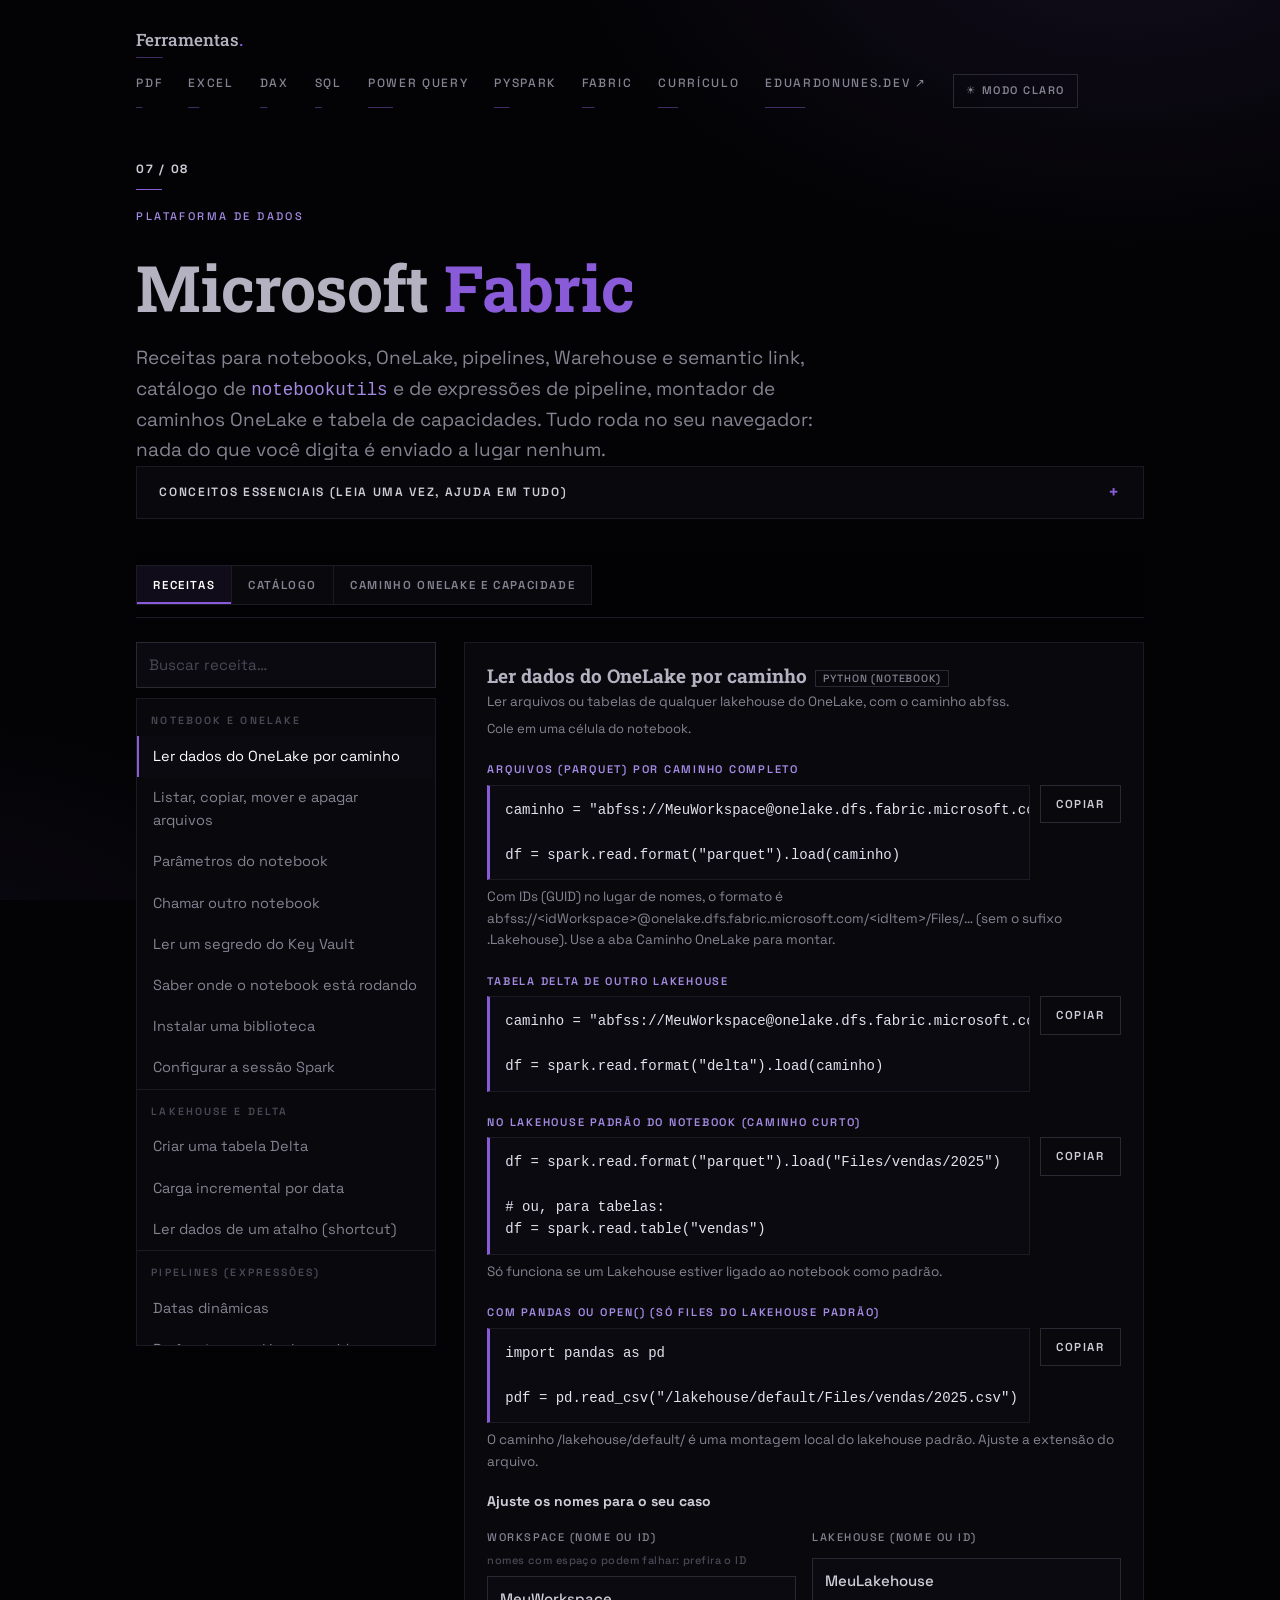
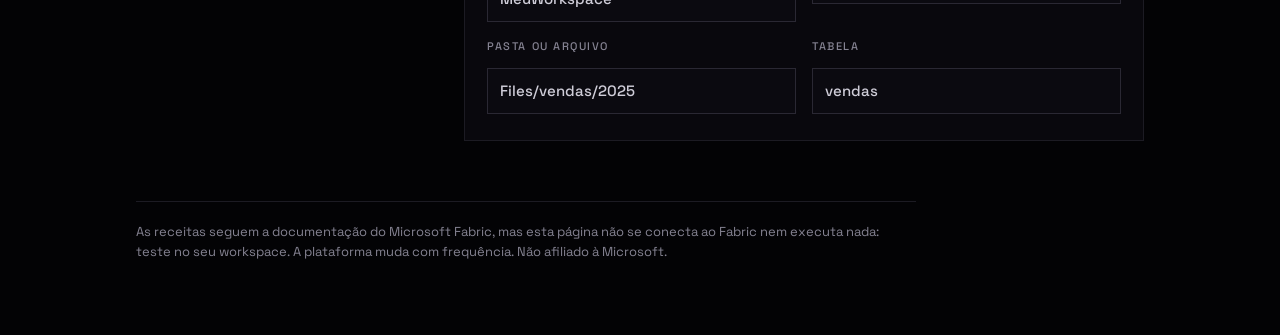
<file: fabric/index.html>
<!doctype html>
<html lang="pt-BR">
<head>
<meta charset="utf-8">
<script>try{var t=localStorage.getItem('ferramentas-tema');document.documentElement.dataset.theme=(t==='light'?'light':'dark')}catch(e){document.documentElement.dataset.theme='dark'}</script>
<meta name="viewport" content="width=device-width, initial-scale=1">
<meta name="theme-color" content="#030305">
<!-- Nenhuma requisição de rede é permitida: tudo roda no navegador. -->
<meta http-equiv="Content-Security-Policy" content="default-src 'none'; script-src 'unsafe-inline'; style-src 'self' 'unsafe-inline'; font-src 'self'; img-src 'self' data:; base-uri 'none'; form-action 'none'">
<title>Microsoft Fabric · Ferramentas</title>
<meta name="description" content="Receitas para o Microsoft Fabric (notebooks, OneLake, pipelines, Warehouse e semantic link), catálogo de notebookutils e expressões de pipeline, montador de caminhos OneLake e tabela de capacidades. Tudo no navegador.">
<link rel="icon" href="../assets/favicon.svg" type="image/svg+xml">
<link rel="stylesheet" href="../assets/tema.css?v=3">
<style>
.badge2{display:inline-block;margin-left:8px;padding:1px 7px;border:1px solid var(--line2);font:500 10.5px var(--sans);letter-spacing:.08em;text-transform:uppercase;color:var(--muted);vertical-align:middle}
.grid3{display:grid;grid-template-columns:repeat(auto-fit,minmax(200px,1fr));gap:12px 16px}
table.sku{width:100%;border-collapse:collapse;font-size:14px;margin-top:10px}
table.sku th,table.sku td{text-align:left;padding:8px 10px;border-bottom:1px solid var(--line)}
table.sku th{font-size:11px;letter-spacing:.14em;text-transform:uppercase;color:var(--dim);font-weight:600}
table.sku tr.sel td{background:var(--panel3);color:var(--on)}
table.sku tr.sel td:first-child{box-shadow:inset 2px 0 0 var(--accent)}
.sbtn{font:inherit;background:transparent;border:0;color:inherit;cursor:pointer;padding:0;text-decoration:underline;text-decoration-color:var(--line2);text-underline-offset:3px}
</style>
</head>
<body>
<div class="wrap">
<header class="topbar"><a class="logo" href="../">Ferramentas<i>.</i></a><nav style="display:flex;gap:26px;flex-wrap:wrap"><a href="../pdf/">PDF</a><a href="../excel/">Excel</a><a href="../dax/">DAX</a><a href="../sql/">SQL</a><a href="../powerquery/">Power Query</a><a href="../pyspark/">PySpark</a><a href="../fabric/">Fabric</a><a href="../curriculo/">Currículo</a><a href="https://eduardonunes.dev">eduardonunes.dev ↗</a><button class="theme-btn" id="themeBtn" type="button">☀ Modo claro</button></nav></header>
<div class="kicker"><span class="count">07 / 08</span><span class="bar"></span><span class="label">Plataforma de dados</span></div>
<h1>Microsoft <em>Fabric</em></h1>
<p class="sub">Receitas para notebooks, OneLake, pipelines, Warehouse e semantic link, catálogo de <code>notebookutils</code> e de expressões de pipeline, montador de caminhos OneLake e tabela de capacidades. Tudo roda no seu navegador: nada do que você digita é enviado a lugar nenhum.</p>

<details class="guide card">
  <summary>Conceitos essenciais (leia uma vez, ajuda em tudo)</summary>
  <dl>
    <dt>Workspace, itens e OneLake</dt><dd>Tudo no Fabric vive em um <b>workspace</b>, que guarda <b>itens</b> (Lakehouse, Warehouse, notebook, pipeline…). Os dados ficam no <b>OneLake</b>, um único armazenamento por organização, no formato aberto Delta/Parquet. Os itens se enxergam sem copiar dados.</dd>
    <dt>Lakehouse × Warehouse</dt><dd>O <b>Lakehouse</b> guarda arquivos (<code>Files/</code>) e tabelas Delta (<code>Tables/</code>) e é trabalhado com Spark (notebooks). O <b>Warehouse</b> é um banco relacional com T-SQL completo para leitura e escrita. O Lakehouse também ganha um <b>endpoint SQL</b>, que aceita T-SQL só para leitura.</dd>
    <dt>Lakehouse padrão do notebook</dt><dd>Ao ligar um Lakehouse ao notebook, ele vira o padrão: caminhos relativos como <code>Files/vendas.csv</code> e <code>Tables/vendas</code> apontam para ele, e <code>spark.read.table("vendas")</code> funciona direto. Fora dele, use o caminho <code>abfss://</code> completo (aba <i>Caminho OneLake</i>).</dd>
    <dt><code>notebookutils</code></dt><dd>Biblioteca já disponível nos notebooks, com funções para arquivos, segredos, executar outros notebooks e ler o contexto. Antes se chamava <code>mssparkutils</code>, e o nome antigo ainda funciona em muitos ambientes. Veja <code>notebookutils.help()</code> no seu notebook.</dd>
    <dt>Pipelines usam expressões, não Python</dt><dd>Nos campos dinâmicos de um pipeline você escreve expressões como <code>@concat('a', 'b')</code>. O <code>@</code> inicial marca expressão; dentro de uma expressão as funções são escritas sem <code>@</code>. Datas usam formato .NET: <code>yyyy-MM-dd</code> (<code>MM</code> é mês, <code>mm</code> é minuto).</dd>
    <dt>Fuso horário</dt><dd>As funções de data (<code>utcnow()</code>) devolvem UTC. Para horário de Brasília, converta com o fuso <code>E. South America Standard Time</code>.</dd>
    <dt>Capacidade</dt><dd>Cada workspace roda em uma <b>capacidade</b> (F2, F4…F2048, ou a de avaliação). Ela define quanto poder de cálculo você consome, em unidades de capacidade (CU), e vale para todos os itens.</dd>
    <dt>Segredos</dt><dd>Nunca escreva senha ou token em notebook ou pipeline. Use o Key Vault (<code>notebookutils.credentials.getSecret</code>) ou as conexões do próprio Fabric.</dd>
    <dt>Isto muda rápido</dt><dd>O Fabric recebe novidades todo mês. Nomes de menus, funções e limites podem mudar: confira na documentação da Microsoft antes de usar em produção.</dd>
  </dl>
</details>

<div class="ctl">
  <div class="seg" role="tablist" aria-label="Seções">
    <button role="tab" id="tab-receitas" aria-selected="true" data-tab="receitas">Receitas</button>
    <button role="tab" id="tab-catalogo" aria-selected="false" data-tab="catalogo">Catálogo</button>
    <button role="tab" id="tab-ferramentas" aria-selected="false" data-tab="ferramentas">Caminho OneLake e capacidade</button>
  </div>
</div>

<section id="p-receitas">
  <div class="layout">
    <div>
      <input type="search" id="rq" placeholder="Buscar receita…" aria-label="Buscar receita">
      <div class="rlist" id="rlist" style="margin-top:10px"></div>
    </div>
    <div id="rpanel"></div>
  </div>
</section>

<section id="p-catalogo" class="hide">
  <input type="search" id="cq" placeholder="Buscar (ex.: formatDateTime, shortcut)…" aria-label="Buscar no catálogo">
  <div class="chips" id="ccats"></div>
  <div class="card" id="clist"></div>
</section>

<section id="p-ferramentas" class="hide">
  <div class="card">
    <h2 style="margin:0 0 4px;font-size:19px">Montar caminho do OneLake</h2>
    <p class="note" style="margin:0 0 12px">Preencha e copie o caminho no formato que precisar. Nada é verificado no Fabric: a página só monta o texto.</p>
    <div class="grid3">
      <label class="f">Workspace (nome ou ID)<input type="text" id="pw" value="MeuWorkspace" spellcheck="false"></label>
      <label class="f">Item (nome ou ID)<input type="text" id="pi" value="MeuLakehouse" spellcheck="false"></label>
      <label class="f">Tipo do item<select id="pt"><option>Lakehouse</option><option>Warehouse</option></select></label>
      <label class="f">Seção<select id="ps"><option>Files</option><option>Tables</option></select></label>
      <label class="f">Subpasta ou tabela<input type="text" id="pp" value="vendas/2025" spellcheck="false"></label>
      <label class="f">Formato (só para o código)<select id="pf"><option>parquet</option><option>delta</option><option>csv</option><option>json</option></select></label>
    </div>
    <div id="pout" style="margin-top:12px"></div>
  </div>
  <div class="card">
    <h2 style="margin:0 0 4px;font-size:19px">Capacidades do Fabric (SKU F)</h2>
    <p class="note" style="margin:0">Cada CU (unidade de capacidade) equivale a 2 Spark VCores. Clique em uma linha para ver o resumo.</p>
    <div id="sout" class="tip" style="margin-top:10px"></div>
    <table class="sku" id="skut"></table>
  </div>
</section>

<footer>As receitas seguem a documentação do Microsoft Fabric, mas esta página não se conecta ao Fabric nem executa nada: teste no seu workspace. A plataforma muda com frequência. Não afiliado à Microsoft.</footer>
</div>

<script>
'use strict';
/* ============ Catálogo ============
   [nome, categoria, descrição, sintaxe, exemplo, dica] */
const F=[
// ---- notebookutils
['notebookutils.fs.ls','notebookutils','Lista arquivos e pastas.','notebookutils.fs.ls(path)','for f in notebookutils.fs.ls("Files/vendas"):\n    print(f.name, f.size)','Cada item tem name, path, size e isDir.'],
['notebookutils.fs.mkdirs','notebookutils','Cria uma pasta (e as intermediárias).','notebookutils.fs.mkdirs(path)','notebookutils.fs.mkdirs("Files/saida/2025")','',],
['notebookutils.fs.cp','notebookutils','Copia arquivo ou pasta.','notebookutils.fs.cp(origem, destino, [recurse])','notebookutils.fs.cp("Files/a.csv", "Files/backup/a.csv")','Para pastas, use recurse=True.'],
['notebookutils.fs.mv','notebookutils','Move (ou renomeia) arquivo ou pasta.','notebookutils.fs.mv(origem, destino, [create_path], [overwrite])','notebookutils.fs.mv("Files/a.csv", "Files/processados/a.csv", True)','',],
['notebookutils.fs.rm','notebookutils','Apaga arquivo ou pasta.','notebookutils.fs.rm(path, [recurse])','notebookutils.fs.rm("Files/temp", True)','Não vai para lixeira: confira o caminho antes.'],
['notebookutils.fs.head','notebookutils','Lê os primeiros bytes de um arquivo de texto.','notebookutils.fs.head(path, [maxBytes])','print(notebookutils.fs.head("Files/a.csv", 500))','Boa para espiar um arquivo antes de ler.'],
['notebookutils.fs.put','notebookutils','Grava texto em um arquivo.','notebookutils.fs.put(path, content, [overwrite])','notebookutils.fs.put("Files/log.txt", "ok", True)','',],
['notebookutils.notebook.run','notebookutils','Executa outro notebook e espera terminar.','notebookutils.notebook.run(name, [timeoutSeconds], [parameters])','resultado = notebookutils.notebook.run("Limpeza", 600, {"data_ref": "2025-01-31"})','Devolve o valor passado ao notebook.exit do outro notebook.'],
['notebookutils.notebook.runMultiple','notebookutils','Executa vários notebooks, em paralelo ou com dependências.','notebookutils.notebook.runMultiple(lista_ou_dag)','notebookutils.notebook.runMultiple(["Limpeza_A", "Limpeza_B"])','Aceita um DAG para definir a ordem entre eles.'],
['notebookutils.notebook.exit','notebookutils','Encerra o notebook devolvendo um texto a quem o chamou.','notebookutils.notebook.exit(value)','notebookutils.notebook.exit("ok")','Em pipeline, o valor aparece na saída da atividade.'],
['notebookutils.credentials.getSecret','notebookutils','Lê um segredo do Azure Key Vault.','notebookutils.credentials.getSecret(akvUrl, secretName)','senha = notebookutils.credentials.getSecret("https://meu-cofre.vault.azure.net/", "senha-sql")','Quem executa precisa ter permissão de leitura no cofre. Nunca imprima o segredo.'],
['notebookutils.credentials.getToken','notebookutils','Obtém um token de acesso para um serviço (audiência).','notebookutils.credentials.getToken(audience)','token = notebookutils.credentials.getToken("storage")','Trate o token como senha.'],
['notebookutils.runtime.context','notebookutils','Dicionário com informações da execução atual (notebook, workspace, lakehouse).','notebookutils.runtime.context','print(notebookutils.runtime.context)','As chaves variam por versão: imprima e veja o que existe.'],
['notebookutils.help','notebookutils','Lista os módulos e comandos disponíveis na sua versão.','notebookutils.help([modulo])','notebookutils.help("fs")','Mostra o que realmente existe no seu ambiente.'],
// ---- Expressões de pipeline
['utcnow','Expressões de pipeline','Data e hora atuais em UTC.','utcnow([format])','@utcnow()','Devolve texto em UTC, não horário de Brasília.'],
['formatDateTime','Expressões de pipeline','Formata data e hora como texto.','formatDateTime(timestamp, format)','@formatDateTime(utcnow(), \'yyyy-MM-dd\')','Formato .NET: yyyy ano, MM mês, dd dia, HH hora, mm minuto, ss segundo.'],
['convertTimeZone','Expressões de pipeline','Converte de um fuso para outro.','convertTimeZone(timestamp, sourceTimeZone, destinationTimeZone, [format])','@convertTimeZone(utcnow(), \'UTC\', \'E. South America Standard Time\')','Horário de Brasília: E. South America Standard Time.'],
['convertFromUtc','Expressões de pipeline','Converte de UTC para o fuso informado.','convertFromUtc(timestamp, destinationTimeZone, [format])','@convertFromUtc(utcnow(), \'E. South America Standard Time\')','',],
['addDays','Expressões de pipeline','Soma dias (negativo subtrai).','addDays(timestamp, days, [format])','@addDays(utcnow(), -1)','Para ontem, use -1.'],
['addHours','Expressões de pipeline','Soma horas.','addHours(timestamp, hours, [format])','@addHours(utcnow(), -3)','',],
['addMinutes','Expressões de pipeline','Soma minutos.','addMinutes(timestamp, minutes, [format])','@addMinutes(utcnow(), 30)','',],
['subtractFromTime','Expressões de pipeline','Subtrai um intervalo de uma data.','subtractFromTime(timestamp, interval, timeUnit, [format])','@subtractFromTime(utcnow(), 7, \'Day\')','Unidades: Second, Minute, Hour, Day, Week, Month, Year.'],
['startOfDay','Expressões de pipeline','Início do dia (00:00).','startOfDay(timestamp, [format])','@startOfDay(utcnow())','',],
['startOfMonth','Expressões de pipeline','Primeiro dia do mês, às 00:00.','startOfMonth(timestamp, [format])','@formatDateTime(startOfMonth(utcnow()), \'yyyy-MM-dd\')','',],
['dayOfWeek','Expressões de pipeline','Dia da semana: 0 é domingo, 6 é sábado.','dayOfWeek(timestamp)','@dayOfWeek(utcnow())','',],
['concat','Expressões de pipeline','Junta textos.','concat(text1, text2, ...)','@concat(\'Files/vendas/\', formatDateTime(utcnow(), \'yyyy/MM/dd\'))','Dentro de textos, use aspas simples.'],
['substring','Expressões de pipeline','Pedaço do texto: início (a partir de 0) e tamanho.','substring(text, startIndex, length)','@substring(\'2025-01-31\', 0, 4)','A primeira posição é 0.'],
['replace','Expressões de pipeline','Troca um trecho do texto por outro.','replace(text, oldString, newString)','@replace(item().nome, \' \', \'_\')','',],
['split','Expressões de pipeline','Divide o texto em uma lista.','split(text, delimiter)','@split(\'a;b;c\', \';\')','Combine com ForEach para percorrer as partes.'],
['toLower','Expressões de pipeline','Texto em minúsculas.','toLower(text)','@toLower(pipeline().parameters.nome)','',],
['toUpper','Expressões de pipeline','Texto em maiúsculas.','toUpper(text)','@toUpper(pipeline().parameters.nome)','',],
['trim','Expressões de pipeline','Tira espaços das pontas.','trim(text)','@trim(pipeline().parameters.nome)','',],
['startsWith','Expressões de pipeline','Verdadeiro se o texto começa com o trecho.','startsWith(text, searchText)','@startsWith(item().name, \'vendas_\')','Não diferencia maiúsculas de minúsculas.'],
['endsWith','Expressões de pipeline','Verdadeiro se o texto termina com o trecho.','endsWith(text, searchText)','@endsWith(item().name, \'.csv\')','',],
['contains','Expressões de pipeline','Verdadeiro se o texto (ou lista) contém o valor.','contains(collection, value)','@contains(pipeline().parameters.nome, \'teste\')','',],
['indexOf','Expressões de pipeline','Posição do trecho no texto (a partir de 0). -1 se não achar.','indexOf(text, searchText)','@indexOf(\'a-b\', \'-\')','',],
['length','Expressões de pipeline','Tamanho do texto ou quantidade de itens da lista.','length(collection)','@length(activity(\'Lookup1\').output.value)','',],
['string','Expressões de pipeline','Converte para texto.','string(value)','@string(pipeline().parameters.qtd)','',],
['int','Expressões de pipeline','Converte para número inteiro.','int(value)','@int(pipeline().parameters.qtd)','',],
['float','Expressões de pipeline','Converte para número decimal.','float(value)','@float(\'3.5\')','',],
['json','Expressões de pipeline','Converte texto JSON em objeto, para acessar campos.','json(value)','@json(activity(\'Web1\').output.Response).id','',],
['if','Expressões de pipeline','Condição SE: devolve um valor ou outro.','if(condition, valueIfTrue, valueIfFalse)','@if(equals(pipeline().parameters.modo, \'completo\'), \'overwrite\', \'append\')','',],
['equals','Expressões de pipeline','Verdadeiro se os dois valores são iguais.','equals(value1, value2)','@equals(pipeline().parameters.modo, \'completo\')','',],
['not','Expressões de pipeline','Inverte verdadeiro/falso.','not(expression)','@not(empty(pipeline().parameters.nome))','',],
['and','Expressões de pipeline','Verdadeiro se todas as condições são verdadeiras.','and(expr1, expr2, ...)','@and(greater(length(x), 0), not(empty(y)))','',],
['or','Expressões de pipeline','Verdadeiro se alguma condição é verdadeira.','or(expr1, expr2, ...)','@or(equals(a, 1), equals(a, 2))','',],
['greater','Expressões de pipeline','Verdadeiro se o 1º valor é maior que o 2º.','greater(value, compareTo)','@greater(activity(\'Lookup1\').output.firstRow.qtd, 0)','greaterOrEquals, less e lessOrEquals completam o conjunto.'],
['coalesce','Expressões de pipeline','Devolve o primeiro valor que não é nulo.','coalesce(value1, value2, ...)','@coalesce(pipeline().parameters.data_ref, formatDateTime(utcnow(), \'yyyy-MM-dd\'))','Ótimo para valor padrão de parâmetro.'],
['empty','Expressões de pipeline','Verdadeiro se o texto ou lista está vazio ou nulo.','empty(collection)','@empty(pipeline().parameters.nome)','',],
['createArray','Expressões de pipeline','Monta uma lista.','createArray(value1, value2, ...)','@createArray(\'norte\', \'sul\', \'leste\')','Serve de Items em um ForEach.'],
['range','Expressões de pipeline','Lista de números em sequência.','range(startIndex, count)','@range(1, 5)','Gera 1, 2, 3, 4, 5.'],
['first','Expressões de pipeline','Primeiro item de uma lista ou primeiro caractere.','first(collection)','@first(activity(\'Lookup1\').output.value)','last devolve o último.'],
['union','Expressões de pipeline','Junta listas sem repetir itens.','union(collection1, collection2)','@union(variables(\'a\'), variables(\'b\'))','',],
['add','Expressões de pipeline','Soma números.','add(summand1, summand2)','@add(variables(\'contador\'), 1)','Também existem sub, mul, div e mod.'],
['pipeline().parameters','Expressões de pipeline','Valor de um parâmetro do pipeline.','pipeline().parameters.nome','@pipeline().parameters.data_ref','Defina os parâmetros na aba Parâmetros do pipeline.'],
['pipeline().RunId','Expressões de pipeline','Identificador único da execução atual.','pipeline().RunId','@pipeline().RunId','Bom para registrar em logs.'],
['pipeline().TriggerTime','Expressões de pipeline','Quando a execução foi disparada.','pipeline().TriggerTime','@pipeline().TriggerTime','Em UTC.'],
['variables','Expressões de pipeline','Valor de uma variável do pipeline.','variables(\'nome\')','@variables(\'contador\')','Defina a variável na aba Variáveis e altere com a atividade Set variable.'],
['activity','Expressões de pipeline','Saída de uma atividade anterior.','activity(\'NomeDaAtividade\').output','@activity(\'Lookup1\').output.firstRow.qtd','Para ver o formato real, rode o pipeline e abra a saída da atividade.'],
['item','Expressões de pipeline','Item atual dentro de um ForEach.','item()','@item().nome','Se a lista for de objetos, acesse os campos com ponto.'],
// ---- Conceitos
['Workspace','Conceitos','Pasta de trabalho que reúne itens (lakehouses, notebooks, pipelines…) e define permissões e capacidade.','Workspace','','Um workspace pertence a uma capacidade.'],
['OneLake','Conceitos','Armazenamento único e unificado do Fabric, em Delta/Parquet. Funciona como um "OneDrive para dados".','abfss://workspace@onelake.dfs.fabric.microsoft.com/…','','Tudo o que está em um lakehouse ou warehouse mora no OneLake.'],
['Lakehouse','Conceitos','Item que guarda arquivos (Files) e tabelas Delta (Tables), trabalhado com Spark. Ganha um endpoint SQL só de leitura.','Lakehouse','','É o destino mais comum para dados brutos e tratados.'],
['Warehouse','Conceitos','Banco relacional com T-SQL completo (leitura e escrita), com dados em Delta no OneLake.','Warehouse','','Boa escolha para quem vem do SQL Server e quer modelar em T-SQL.'],
['Endpoint SQL','Conceitos','Interface T-SQL somente leitura sobre as tabelas Delta de um Lakehouse.','SQL analytics endpoint','','Tabelas novas podem demorar um pouco para aparecer no endpoint.'],
['Atalho (shortcut)','Conceitos','Ponteiro para dados que estão em outro lugar (outro lakehouse, ADLS, S3…), sem copiar.','Novo atalho','','Aparece como uma pasta ou tabela normal e é lido como tal.'],
['Espelhamento (mirroring)','Conceitos','Replica continuamente um banco externo para o OneLake, em Delta.','Mirrored database','','A lista de origens suportadas cresce: confira na documentação.'],
['Notebook','Conceitos','Código (PySpark, Spark SQL, Scala, R) com células, ligado a um Lakehouse padrão.','Notebook','','É onde você usa a página de PySpark deste site.'],
['Pipeline de dados','Conceitos','Orquestra atividades: copiar dados, rodar notebooks, condições, repetições.','Data pipeline','','Parâmetros e expressões deixam o fluxo dinâmico.'],
['Dataflow Gen2','Conceitos','Transformações com Power Query (linguagem M) e destino em Lakehouse, Warehouse e outros.','Dataflow Gen2','','Para a linguagem M, veja a página de Power Query.'],
['Modelo semântico','Conceitos','Modelo de dados do Power BI (tabelas, relações, medidas DAX) que alimenta relatórios.','Semantic model','','Para as medidas, veja a página de DAX.'],
['Direct Lake','Conceitos','Modo em que o modelo semântico lê as tabelas Delta do OneLake direto, sem importar uma cópia.','Direct Lake','','Combina desempenho de importação com dados sempre frescos, com limites que dependem do tamanho e da capacidade.'],
['Eventhouse / banco KQL','Conceitos','Armazém para dados de eventos e séries temporais, consultado com KQL.','Eventhouse','','Usado em cenários de tempo real.'],
['Eventstream','Conceitos','Captura e roteia fluxos de eventos em tempo real para destinos do Fabric.','Eventstream','','',],
['Environment','Conceitos','Define bibliotecas e configurações do Spark reutilizáveis entre notebooks.','Environment','','Use para instalar pacotes de forma permanente, em vez de %pip em todo notebook.'],
['Capacidade','Conceitos','Poder de cálculo comprado (SKU F) e compartilhado pelos workspaces atribuídos a ela.','F2 … F2048','','Veja a tabela na aba "Caminho OneLake e capacidade".'],
['Arquitetura medalhão','Conceitos','Organização em camadas: bronze (bruto), silver (limpo), gold (pronto para consumo).','bronze → silver → gold','','Cada camada pode ser um lakehouse ou um conjunto de tabelas.'],
['Pipelines de implantação','Conceitos','Promovem conteúdo entre ambientes (desenvolvimento, teste, produção).','Deployment pipelines','','',],
['Integração com Git','Conceitos','Versiona itens do workspace em um repositório (Azure DevOps ou GitHub).','Git integration','','',],
];
const CATS=['notebookutils','Expressões de pipeline','Conceitos'];
const norm=s=>s.normalize('NFD').replace(/[̀-ͯ]/g,'').toUpperCase();

/* ============ Utilidades ============ */
const $=s=>document.querySelector(s);
const el=(t,a={},...k)=>{const e=document.createElement(t);for(const[x,v]of Object.entries(a)){if(x==='class')e.className=v;else if(x.startsWith('on'))e.addEventListener(x.slice(2),v);else if(v===true)e.setAttribute(x,'');else if(v!==false&&v!=null)e.setAttribute(x,v);}for(const c of k.flat())e.append(c&&c.nodeType?c:document.createTextNode(c??''));return e;};
function copy(text,btn){
  const done=()=>{const o=btn.textContent;btn.textContent='Copiado!';setTimeout(()=>btn.textContent=o,1200);};
  if(navigator.clipboard&&window.isSecureContext){navigator.clipboard.writeText(text).then(done,fallback);} else fallback();
  function fallback(){const t=el('textarea',{style:'position:fixed;opacity:0'});t.value=text;document.body.append(t);t.select();try{document.execCommand('copy');done();}catch{btn.textContent='Selecione e copie';}t.remove();}
}
const fmtOut=text=>{const b=el('button',{class:'btn',type:'button','aria-label':'Copiar código'},'Copiar');b.addEventListener('click',()=>copy(text,b));return el('div',{class:'row'},el('div',{class:'out'},text),b);};
const splitList=s=>s.split(',').map(x=>x.trim()).filter(Boolean);
const unacc=s=>s.normalize('NFD').replace(/[̀-ͯ]/g,'').toLowerCase();
const Q=s=>'"'+s.replace(/\\/g,'\\\\').replace(/"/g,'\\"')+'"';
const QS=s=>"'"+s.replace(/'/g,"''")+"'";
const SQLT={texto:'STRING',text:'STRING',inteiro:'INT',longo:'BIGINT',numero:'DOUBLE',dinheiro:'DECIMAL(18,2)',data:'DATE',datahora:'TIMESTAMP',logico:'BOOLEAN'};
const TSQLT={texto:'VARCHAR(200)',text:'VARCHAR(200)',inteiro:'INT',longo:'BIGINT',numero:'FLOAT',dinheiro:'DECIMAL(18,2)',data:'DATE',datahora:'DATETIME2(6)',logico:'BIT'};
const colsWith=(map)=>s=>splitList(s).map(p=>{const i=p.lastIndexOf(':');const n=(i<0?p:p.slice(0,i)).trim();const t=i<0?'texto':unacc(p.slice(i+1).trim());return n+' '+(map[t]||map.texto);}).join(',\n    ');
const FILT={
  q:Q,qs:QS,qsl:s=>splitList(s).map(QS).join(', '),
  id:s=>s.trim().replace(/[^\p{L}\p{N}_]/gu,'_')||'df',
  sqlcols:colsWith(SQLT),tsqlcols:colsWith(TSQLT),
  cols:s=>splitList(s).join(', '),
  list:s=>'['+splitList(s).map(Q).join(', ')+']',
  int:s=>/^\d+$/.test(s.trim())?s.trim():'1',
};

/* ============ Receitas ============
   campos: [chave, rótulo, padrão, dica]  |  lang: rótulo do tipo de código */
const R=[
// ---------- Notebook e OneLake
{id:'onelake',cat:'Notebook e OneLake',lang:'Python (notebook)',title:'Ler dados do OneLake por caminho',goal:'Ler arquivos ou tabelas de qualquer lakehouse do OneLake, com o caminho abfss.',
 fields:[['ws','Workspace (nome ou ID)','MeuWorkspace','nomes com espaço podem falhar: prefira o ID'],['item','Lakehouse (nome ou ID)','MeuLakehouse'],['pasta','Pasta ou arquivo','Files/vendas/2025'],['tabela','Tabela','vendas']],
 main:{label:'Arquivos (Parquet) por caminho completo',tpl:`caminho = "abfss://⟨ws⟩@onelake.dfs.fabric.microsoft.com/⟨item⟩.Lakehouse/⟨pasta⟩"

df = spark.read.format("parquet").load(caminho)`,note:'Com IDs (GUID) no lugar de nomes, o formato é abfss://<idWorkspace>@onelake.dfs.fabric.microsoft.com/<idItem>/Files/… (sem o sufixo .Lakehouse). Use a aba Caminho OneLake para montar.'},
 alts:[{label:'Tabela Delta de outro lakehouse',tpl:`caminho = "abfss://⟨ws⟩@onelake.dfs.fabric.microsoft.com/⟨item⟩.Lakehouse/Tables/⟨tabela⟩"

df = spark.read.format("delta").load(caminho)`},
 {label:'No lakehouse padrão do notebook (caminho curto)',tpl:`df = spark.read.format("parquet").load("⟨pasta⟩")

# ou, para tabelas:
df = spark.read.table(⟨tabela|q⟩)`,note:'Só funciona se um Lakehouse estiver ligado ao notebook como padrão.'},
 {label:'Com pandas ou open() (só Files do lakehouse padrão)',tpl:`import pandas as pd

pdf = pd.read_csv("/lakehouse/default/⟨pasta⟩.csv")`,note:'O caminho /lakehouse/default/ é uma montagem local do lakehouse padrão. Ajuste a extensão do arquivo.'}]},
{id:'fs',cat:'Notebook e OneLake',lang:'Python (notebook)',title:'Listar, copiar, mover e apagar arquivos',goal:'Gerenciar arquivos do lakehouse com notebookutils.fs.',
 fields:[['pasta','Pasta','Files/entrada'],['arq','Arquivo','Files/entrada/vendas.csv'],['dest','Destino','Files/processados/vendas.csv']],
 main:{label:'Listar o conteúdo de uma pasta',tpl:`for item in notebookutils.fs.ls(⟨pasta|q⟩):
    print(item.name, item.size, "(pasta)" if item.isDir else "")`},
 alts:[{label:'Copiar',tpl:`notebookutils.fs.cp(⟨arq|q⟩, ⟨dest|q⟩)`},
  {label:'Mover (arquivar um arquivo já processado)',tpl:`notebookutils.fs.mv(⟨arq|q⟩, ⟨dest|q⟩, True)`,note:'O terceiro argumento cria a pasta de destino se ela não existir.'},
  {label:'Apagar uma pasta inteira',tpl:`notebookutils.fs.rm(⟨pasta|q⟩, True)`,note:'Não há lixeira: confira o caminho antes de rodar.'},
  {label:'Pegar só os arquivos CSV de uma pasta',tpl:`csvs = [f.path for f in notebookutils.fs.ls(⟨pasta|q⟩) if f.name.endswith(".csv")]
print(csvs)`}]},
{id:'parametros',cat:'Notebook e OneLake',lang:'Python (notebook)',title:'Parâmetros do notebook',goal:'Receber valores de um pipeline ou de outro notebook.',
 fields:[['p1','Parâmetro 1','data_ref'],['v1','Valor padrão 1','2025-01-31'],['p2','Parâmetro 2','modo'],['v2','Valor padrão 2','incremental']],
 main:{label:'Célula de parâmetros',tpl:`# Marque esta célula como "célula de parâmetros" (menu ⋯ da célula → Alternar célula de parâmetro).
# Os valores abaixo são os padrões; o pipeline ou o notebook.run podem substituí-los.
⟨p1|id⟩ = ⟨v1|q⟩
⟨p2|id⟩ = ⟨v2|q⟩`,note:'Na atividade Notebook do pipeline, em Parâmetros base, informe o mesmo nome. Os valores chegam como o tipo escolhido (texto, inteiro, booleano…).'},
 alts:[{label:'Usar os parâmetros',tpl:`from pyspark.sql import functions as F

df = spark.read.table("vendas").filter(F.col("data") == ⟨p1|id⟩)

if ⟨p2|id⟩ == "incremental":
    print("Carga incremental de", ⟨p1|id⟩)`}]},
{id:'chamar',cat:'Notebook e OneLake',lang:'Python (notebook)',title:'Chamar outro notebook',goal:'Executar notebooks em sequência ou em paralelo e receber o resultado.',
 fields:[['nome','Nome do notebook','Limpeza_Vendas'],['tempo','Tempo limite (segundos)','600'],['param','Nome do parâmetro','data_ref'],['valor','Valor','2025-01-31']],
 main:{label:'Executar e receber o resultado',tpl:`resultado = notebookutils.notebook.run(
    ⟨nome|q⟩,
    ⟨tempo|int⟩,
    {⟨param|q⟩: ⟨valor|q⟩},
)
print(resultado)`,note:'O notebook chamado precisa ter uma célula de parâmetros com esse nome. O valor devolvido é o texto passado em notebookutils.notebook.exit(...) no notebook chamado.'},
 alts:[{label:'Devolver um resultado (no notebook chamado)',tpl:`import json

notebookutils.notebook.exit(json.dumps({"linhas": df.count(), "status": "ok"}))`,note:'Só aceita texto: serialize objetos com json.dumps. Nada depois do exit é executado.'},
  {label:'Vários notebooks em paralelo',tpl:`notebookutils.notebook.runMultiple([⟨nome|q⟩, "Limpeza_Clientes", "Limpeza_Produtos"])`,note:'Para controlar a ordem (dependências), passe um DAG. Veja notebookutils.help("notebook").'}]},
{id:'segredo',cat:'Notebook e OneLake',lang:'Python (notebook)',title:'Ler um segredo do Key Vault',goal:'Usar senha ou token sem escrevê-lo no notebook.',
 fields:[['cofre','Endereço do Key Vault','https://meu-cofre.vault.azure.net/'],['nome','Nome do segredo','senha-sql']],
 main:{label:'getSecret',tpl:`senha = notebookutils.credentials.getSecret(⟨cofre|q⟩, ⟨nome|q⟩)`,note:'Quem executa o notebook precisa de permissão de leitura de segredos no cofre. Não imprima a variável: a saída do notebook fica registrada.'},
 alts:[{label:'Usar na leitura JDBC',tpl:`df = (
    spark.read
    .format("jdbc")
    .option("url", "jdbc:sqlserver://servidor.exemplo.com:1433;databaseName=Vendas")
    .option("dbtable", "dbo.Vendas")
    .option("user", "usuario_leitura")
    .option("password", senha)
    .load()
)`}]},
{id:'contexto',cat:'Notebook e OneLake',lang:'Python (notebook)',title:'Saber onde o notebook está rodando',goal:'Ler nome do notebook, workspace e lakehouse da execução atual.',
 fields:[],
 main:{label:'Contexto da execução',tpl:`contexto = notebookutils.runtime.context
print(contexto)`,note:'As chaves disponíveis variam por versão. Imprima o dicionário e use as que existirem, por exemplo contexto.get("currentWorkspaceName").'},
 alts:[]},
{id:'pip',cat:'Notebook e OneLake',lang:'Python (notebook)',title:'Instalar uma biblioteca',goal:'Usar um pacote Python que não vem instalado.',
 fields:[['pacote','Pacote e versão','openpyxl==3.1.2']],
 main:{label:'Na sessão atual (%pip)',tpl:`%pip install ⟨pacote⟩`,note:'Vale só para a sessão do notebook e pode reiniciar o interpretador: rode no início, antes do resto. Fixar a versão deixa o resultado repetível.'},
 alts:[{label:'Permanente: usar um Environment',tpl:`# 1) No workspace, crie um item "Environment".
# 2) Em Bibliotecas públicas, adicione: ⟨pacote⟩
# 3) Publique o Environment e selecione-o no notebook (ou como padrão do workspace).`,note:'Melhor para pipelines e equipes: o pacote já vem instalado e a sessão inicia sem esperar o pip.'}]},
{id:'configure',cat:'Notebook e OneLake',lang:'Python (notebook)',title:'Configurar a sessão Spark',goal:'Definir lakehouse padrão e opções do Spark.',
 fields:[['ws','ID do workspace','00000000-0000-0000-0000-000000000000'],['lh','Nome do lakehouse','MeuLakehouse'],['lhid','ID do lakehouse','00000000-0000-0000-0000-000000000000'],['part','Partições de shuffle','64']],
 main:{label:'Opção do Spark na sessão',tpl:`spark.conf.set("spark.sql.shuffle.partitions", ⟨part|q⟩)`,note:'Para tabelas pequenas, menos partições de shuffle evitam milhares de tarefas minúsculas. O padrão costuma ser 200.'},
 alts:[{label:'Definir o lakehouse padrão (primeira célula)',tpl:`%%configure
{
    "defaultLakehouse": {
        "name": ⟨lh|q⟩,
        "id": ⟨lhid|q⟩,
        "workspaceId": ⟨ws|q⟩
    }
}`,note:'Precisa ser a primeira célula executada da sessão. Útil quando o notebook roda por pipeline e deve apontar para um lakehouse específico.'}]},
// ---------- Lakehouse e Delta
{id:'criar-tabela',cat:'Lakehouse e Delta',lang:'Spark SQL (notebook)',title:'Criar uma tabela Delta',goal:'Criar uma tabela vazia com colunas e tipos definidos.',
 fields:[['tabela','Nome da tabela','vendas'],['cols','Colunas (nome:tipo)','id:inteiro, cliente:texto, valor:dinheiro, data:data','tipos: texto, inteiro, longo, numero, dinheiro, data, datahora, logico']],
 main:{label:'CREATE TABLE',tpl:`%%sql
CREATE TABLE IF NOT EXISTS ⟨tabela⟩ (
    ⟨cols|sqlcols⟩
)
USING DELTA`,note:'IF NOT EXISTS evita erro ao rodar de novo. A tabela aparece em Tables/ do lakehouse.'},
 alts:[{label:'Em Python',tpl:`spark.sql("""
    CREATE TABLE IF NOT EXISTS ⟨tabela⟩ (
        ⟨cols|sqlcols⟩
    )
    USING DELTA
""")`},
  {label:'Apagar a tabela',tpl:`spark.sql("DROP TABLE IF EXISTS ⟨tabela⟩")`,note:'Apaga a tabela e seus dados. Não há como desfazer.'}]},
{id:'incremental',cat:'Lakehouse e Delta',lang:'Python (notebook)',title:'Carga incremental por data',goal:'Carregar só o que é mais novo que a última carga.',
 fields:[['origem','Tabela de origem','bronze_vendas'],['destino','Tabela de destino','silver_vendas'],['col','Coluna de data/hora','atualizado_em']],
 main:{label:'Marca d\'água (watermark)',tpl:`from pyspark.sql import functions as F

# Maior data já carregada no destino (nula se o destino ainda estiver vazio)
ultima = spark.read.table(⟨destino|q⟩).agg(F.max(⟨col|q⟩)).collect()[0][0]

novos = spark.read.table(⟨origem|q⟩)
if ultima is not None:
    novos = novos.filter(F.col(⟨col|q⟩) > F.lit(ultima))

novos.write.mode("append").format("delta").saveAsTable(⟨destino|q⟩)`,note:'Linhas alteradas (não só novas) vão duplicar com append. Para atualizar também, use MERGE (receita Upsert na página de PySpark). O destino precisa existir.'},
 alts:[]},
{id:'atalho',cat:'Lakehouse e Delta',lang:'Python (notebook)',title:'Ler dados de um atalho (shortcut)',goal:'Usar dados que ficam em outro lugar como se estivessem no lakehouse.',
 fields:[['atalho','Nome do atalho','dados_externos'],['sub','Subpasta','2025']],
 main:{label:'Atalho em Files',tpl:`df = spark.read.format("parquet").load("Files/⟨atalho⟩/⟨sub⟩")`,note:'Crie o atalho no lakehouse (⋯ em Files ou Tables → Novo atalho) apontando para outro lakehouse, ADLS Gen2, S3 etc. Depois ele se comporta como uma pasta comum.'},
 alts:[{label:'Atalho em Tables (aparece como tabela)',tpl:`df = spark.read.table(⟨atalho|q⟩)`,note:'Atalhos em Tables só funcionam bem quando apontam para uma tabela Delta.'}]},
// ---------- Pipelines
{id:'pl-data',cat:'Pipelines (expressões)',lang:'Expressão de pipeline',title:'Datas dinâmicas',goal:'Usar a data de hoje, de ontem ou do mês, no fuso de Brasília.',
 fields:[['fmt','Formato','yyyy-MM-dd','yyyy ano, MM mês, dd dia, HH hora, mm minuto'],['dias','Dias para trás','1']],
 main:{label:'Hoje, no horário de Brasília',tpl:`@formatDateTime(convertTimeZone(utcnow(), 'UTC', 'E. South America Standard Time'), ⟨fmt|qs⟩)`,note:'utcnow() devolve UTC: depois das 21h em Brasília já é o dia seguinte em UTC. Por isso a conversão de fuso.'},
 alts:[{label:'N dias atrás',tpl:`@formatDateTime(addDays(utcnow(), -⟨dias|int⟩), ⟨fmt|qs⟩)`},
  {label:'Primeiro dia do mês',tpl:`@formatDateTime(startOfMonth(utcnow()), ⟨fmt|qs⟩)`},
  {label:'Caminho com a data (pasta por dia)',tpl:`@concat('Files/vendas/', formatDateTime(utcnow(), 'yyyy/MM/dd'), '/vendas.csv')`},
  {label:'Nome de arquivo com data e hora',tpl:`@concat('vendas_', formatDateTime(utcnow(), 'yyyyMMdd_HHmmss'), '.csv')`}]},
{id:'pl-param',cat:'Pipelines (expressões)',lang:'Expressão de pipeline',title:'Parâmetros, variáveis e saídas',goal:'Ler valores de parâmetros, variáveis e atividades anteriores.',
 fields:[['param','Parâmetro','data_ref'],['var','Variável','contador'],['ativ','Atividade anterior','Lookup1'],['campo','Campo da saída','qtd']],
 main:{label:'Parâmetro do pipeline',tpl:`@pipeline().parameters.⟨param⟩`,note:'Crie o parâmetro na aba Parâmetros do pipeline (nome, tipo e valor padrão).'},
 alts:[{label:'Variável',tpl:`@variables(⟨var|qs⟩)`},
  {label:'Primeira linha de uma atividade Lookup',tpl:`@activity(⟨ativ|qs⟩).output.firstRow.⟨campo⟩`,note:'Marque "Somente a primeira linha" na atividade Lookup. Para ver o formato real, rode e abra a saída da atividade.'},
  {label:'Quantidade de linhas do Lookup',tpl:`@activity(⟨ativ|qs⟩).output.count`,note:'Só existe quando o Lookup devolve todas as linhas (sem marcar "Somente a primeira linha").'},
  {label:'Valor devolvido por um notebook',tpl:`@activity(⟨ativ|qs⟩).output.result.exitValue`,note:'É o texto passado a notebookutils.notebook.exit(...). Confira o caminho exato na saída da atividade.'},
  {label:'Valor padrão se o parâmetro estiver vazio',tpl:`@coalesce(pipeline().parameters.⟨param⟩, formatDateTime(utcnow(), 'yyyy-MM-dd'))`}]},
{id:'pl-cond',cat:'Pipelines (expressões)',lang:'Expressão de pipeline',title:'Condições (If)',goal:'Escolher valores ou caminhos conforme uma regra.',
 fields:[['param','Parâmetro','modo'],['valor','Valor comparado','completo'],['ativ','Atividade Lookup','Lookup1'],['campo','Campo','qtd']],
 main:{label:'Valor diferente conforme o parâmetro',tpl:`@if(equals(pipeline().parameters.⟨param⟩, ⟨valor|qs⟩), 'overwrite', 'append')`},
 alts:[{label:'Condição da atividade If: tem dados?',tpl:`@greater(activity(⟨ativ|qs⟩).output.firstRow.⟨campo⟩, 0)`,note:'Use na atividade If Condition. Ramo True e ramo False recebem as atividades seguintes.'},
  {label:'Duas condições (E)',tpl:`@and(greater(activity(⟨ativ|qs⟩).output.firstRow.⟨campo⟩, 0), not(empty(pipeline().parameters.⟨param⟩)))`},
  {label:'Texto contém um trecho',tpl:`@contains(pipeline().parameters.⟨param⟩, ⟨valor|qs⟩)`}]},
{id:'pl-foreach',cat:'Pipelines (expressões)',lang:'Expressão de pipeline',title:'Repetir para cada item (ForEach)',goal:'Percorrer uma lista de arquivos, tabelas ou valores.',
 fields:[['ativ','Atividade que gera a lista','Get Metadata1'],['campo','Campo do item','name'],['lista','Valores fixos','norte, sul, leste']],
 main:{label:'Itens vindos de um Lookup',tpl:`@activity('Lookup1').output.value`,note:'Em Items do ForEach. Dentro do ForEach, @item() é o item da vez.'},
 alts:[{label:'Itens de um Get Metadata (lista de arquivos)',tpl:`@activity(⟨ativ|qs⟩).output.childItems`,note:'Peça o campo "Lista de itens filho" no Get Metadata.'},
  {label:'Item atual (dentro do ForEach)',tpl:`@item().⟨campo⟩`},
  {label:'Lista fixa de valores',tpl:`@createArray(⟨lista|qsl⟩)`},
  {label:'Números de 1 a 12',tpl:`@range(1, 12)`}]},
// ---------- Warehouse
{id:'wh-ctas',cat:'Warehouse (T-SQL)',lang:'T-SQL (Warehouse)',title:'Criar tabela a partir de uma consulta (CTAS)',goal:'Gravar o resultado de uma consulta em uma tabela nova.',
 fields:[['dest','Tabela de destino','dbo.vendas_resumo'],['orig','Tabela de origem','dbo.vendas']],
 main:{label:'CREATE TABLE AS SELECT',tpl:`CREATE TABLE ⟨dest⟩
AS
SELECT
    cliente,
    SUM(valor) AS total,
    COUNT(*) AS pedidos
FROM ⟨orig⟩
GROUP BY cliente;`,note:'É a forma mais rápida de materializar um resultado. A tabela de destino não pode existir: apague antes com DROP TABLE se for recriar.'},
 alts:[{label:'Recriar a tabela (apagar e criar)',tpl:`DROP TABLE IF EXISTS ⟨dest⟩;

CREATE TABLE ⟨dest⟩
AS
SELECT * FROM ⟨orig⟩;`},
  {label:'Criar tabela vazia com colunas',tpl:`CREATE TABLE dbo.exemplo (
    id INT,
    cliente VARCHAR(200),
    valor DECIMAL(18,2),
    data DATE
);`,note:'O Warehouse tem restrições em relação ao SQL Server (por exemplo, no uso de chaves e de IDENTITY). Confira a lista de recursos suportados na documentação.'}]},
{id:'wh-copy',cat:'Warehouse (T-SQL)',lang:'T-SQL (Warehouse)',title:'Carregar arquivos com COPY INTO',goal:'Carregar CSV ou Parquet de um armazenamento para uma tabela do Warehouse.',
 fields:[['tabela','Tabela de destino','dbo.vendas'],['url','Endereço dos arquivos','https://conta.blob.core.windows.net/container/vendas/*.csv']],
 main:{label:'CSV com cabeçalho',tpl:`COPY INTO ⟨tabela⟩
FROM ⟨url|qs⟩
WITH (
    FILE_TYPE = 'CSV',
    FIRSTROW = 2,
    FIELDTERMINATOR = ';'
);`,note:'FIRSTROW = 2 pula o cabeçalho. A origem exige permissão de acesso (por exemplo, credencial ou acesso público de leitura).'},
 alts:[{label:'Parquet',tpl:`COPY INTO ⟨tabela⟩
FROM ⟨url|qs⟩
WITH (FILE_TYPE = 'PARQUET');`},
  {label:'Pipeline de cópia (sem código)',tpl:`-- Alternativa sem T-SQL: no pipeline, use a atividade "Copy data",
-- com a origem (arquivos) e o destino (tabela do Warehouse).`,note:'Para lotes recorrentes, a atividade Copy data do pipeline costuma ser a opção mais simples de manter.'}]},
{id:'wh-cross',cat:'Warehouse (T-SQL)',lang:'T-SQL (Warehouse)',title:'Consultar o Lakehouse a partir do Warehouse',goal:'Juntar tabelas do Warehouse com tabelas de um Lakehouse do mesmo workspace.',
 fields:[['lh','Nome do Lakehouse','MeuLakehouse'],['tl','Tabela no Lakehouse','vendas'],['tw','Tabela no Warehouse','dbo.clientes']],
 main:{label:'Consulta entre itens (nome com três partes)',tpl:`SELECT v.*, c.nome AS nome_cliente
FROM ⟨lh⟩.dbo.⟨tl⟩ AS v
JOIN ⟨tw⟩ AS c
    ON c.id = v.cliente_id;`,note:'Funciona entre itens do mesmo workspace: banco.esquema.tabela. O lakehouse é só de leitura por esse caminho.'},
 alts:[{label:'Gravar o resultado no Warehouse',tpl:`CREATE TABLE dbo.vendas_enriquecidas
AS
SELECT v.*, c.nome AS nome_cliente
FROM ⟨lh⟩.dbo.⟨tl⟩ AS v
JOIN ⟨tw⟩ AS c
    ON c.id = v.cliente_id;`}]},
{id:'wh-endpoint',cat:'Warehouse (T-SQL)',lang:'T-SQL (endpoint SQL)',title:'Consultar o Lakehouse com T-SQL',goal:'Usar o endpoint SQL do Lakehouse para consultas de leitura.',
 fields:[['tabela','Tabela','dbo.vendas']],
 main:{label:'Primeiras linhas',tpl:`SELECT TOP 100 *
FROM ⟨tabela⟩;`,note:'O endpoint SQL do Lakehouse é somente leitura. Para gravar, use um notebook (Spark) ou um Warehouse. Tabelas recém-criadas podem levar um tempo para aparecer.'},
 alts:[{label:'Contar linhas por mês',tpl:`SELECT
    FORMAT(data, 'yyyy-MM') AS mes,
    COUNT(*) AS linhas
FROM ⟨tabela⟩
GROUP BY FORMAT(data, 'yyyy-MM')
ORDER BY mes;`}]},
// ---------- Modelo semântico
{id:'sempy',cat:'Modelo semântico',lang:'Python (notebook)',title:'Ler um modelo semântico (semantic link)',goal:'Usar tabelas e medidas do Power BI dentro de um notebook.',
 fields:[['modelo','Nome do modelo semântico','Vendas'],['tabela','Tabela','Fato Vendas']],
 main:{label:'Ler uma tabela do modelo',tpl:`import sempy.fabric as fabric

pdf = fabric.read_table(⟨modelo|q⟩, ⟨tabela|q⟩)
display(pdf.head())`,note:'Devolve um DataFrame do pandas. Para Spark: df = spark.createDataFrame(pdf). Os nomes das funções do semantic link evoluem entre versões: confira a documentação do seu ambiente.'},
 alts:[{label:'Rodar uma consulta DAX',tpl:`import sempy.fabric as fabric

dax = """
EVALUATE
SUMMARIZECOLUMNS(
    'Calendário'[Ano],
    "Total", SUM('Fato Vendas'[Valor])
)
"""
resultado = fabric.evaluate_dax(⟨modelo|q⟩, dax)
display(resultado)`,note:'Para escrever DAX, veja a página de Fórmulas DAX deste site.'},
  {label:'Gravar o resultado em uma tabela do lakehouse',tpl:`df = spark.createDataFrame(pdf)
df.write.mode("overwrite").format("delta").saveAsTable("vendas_do_modelo")`}]},
];

/* ============ Estado e renderização ============ */
let curR=R[0].id,rFilter='';const vals={};
function setHash(h){try{history.replaceState(null,'','#'+h);}catch{}}
function fill(tpl,r){
  const v=vals[r.id]||{};
  return tpl.replace(/⟨(\w+)((?:\|\w+)*)⟩/g,(m,k,fs)=>{
    const fd=r.fields.find(x=>x[0]===k);if(!fd)return m;
    let x=String(v[k]??fd[2]).trim()||String(fd[2]);
    if(fs)for(const f of fs.slice(1).split('|'))if(FILT[f])x=FILT[f](x);
    return x;
  });
}
function renderRList(){
  const box=$('#rlist');box.replaceChildren();const q=norm(rFilter);
  const items=R.filter(r=>!q||norm(r.title+' '+r.goal+' '+r.cat).includes(q));
  [...new Set(items.map(r=>r.cat))].forEach(c=>{
    box.append(el('div',{class:'grp'},c));
    items.filter(r=>r.cat===c).forEach(r=>box.append(el('button',{class:'rbtn',type:'button','aria-pressed':String(r.id===curR),onclick:()=>{curR=r.id;renderRList();renderRPanel();setHash('receitas/'+r.id);if(window.innerWidth<=820)$('#rpanel').scrollIntoView({behavior:'smooth',block:'start'});}},r.title)));
  });
  if(!items.length)box.append(el('p',{class:'hint',style:'padding:14px'},'Nenhuma receita encontrada. Veja o Catálogo.'));
}
function renderRPanel(){
  const r=R.find(x=>x.id===curR);const p=$('#rpanel');p.replaceChildren();
  const v=vals[r.id]=vals[r.id]||{};const outBox=el('div');
  const draw=()=>{outBox.replaceChildren();
    const mk=(lab,tpl,note)=>el('div',{class:'variant'},el('h3',{},lab),fmtOut(fill(tpl,r)),note?el('p',{class:'note'},note):null);
    outBox.append(mk(r.main.label,r.main.tpl,r.main.note));r.alts.forEach(a=>outBox.append(mk(a.label,a.tpl,a.note)));};
  const how=/pipeline/i.test(r.lang)?'Cole no campo de conteúdo dinâmico do pipeline (Adicionar conteúdo dinâmico).':/T-SQL/.test(r.lang)?'Execute no editor SQL do Warehouse (ou no endpoint SQL, quando for só leitura).':'Cole em uma célula do notebook.';
  const tag=el('span',{class:'badge2'},r.lang);
  const kids=[el('h2',{style:'margin:0 0 4px;font-size:19px'},r.title,tag),el('p',{class:'note',style:'margin:0'},r.goal),el('p',{class:'hint',style:'margin:6px 0 0'},how),outBox];
  if(r.fields.length){
    kids.push(el('h3',{style:'margin:18px 0 0;font-size:14px'},'Ajuste os nomes para o seu caso'));
    kids.push(el('div',{class:'fields'},r.fields.map(f=>{
      const inp=el('input',{type:'text',value:v[f[0]]??f[2],spellcheck:'false','aria-label':f[1]});
      inp.addEventListener('input',()=>{v[f[0]]=inp.value;draw();});
      return el('label',{class:'f'},f[1],el('small',{},f[3]||' '),inp);
    })));
  }
  p.append(el('div',{class:'card'},kids));
  draw();
}
let cCat='',cQ='';
function renderCats(){
  const box=$('#ccats');box.replaceChildren();
  [['','Todos'],...CATS.map(c=>[c,c])].forEach(([v,t])=>box.append(el('button',{class:'chip',type:'button','aria-pressed':String(cCat===v),onclick:()=>{cCat=v;renderCats();renderCatalog();}},t)));
}
function renderCatalog(){
  const box=$('#clist');box.replaceChildren();const q=norm(cQ);
  const items=F.filter(e=>(!cCat||e[1]===cCat)&&(!q||norm(e[0]+' '+e[1]+' '+e[2]).includes(q)));
  if(!items.length){box.append(el('p',{class:'hint'},'Nada encontrado.'));return;}
  items.forEach(e=>box.append(el('div',{class:'fn'},
    el('h3',{},e[0],el('span',{},e[1])),el('p',{},e[2]),
    e[3]?el('div',{class:'out',style:'margin:6px 0'},e[3]):null,e[4]?fmtOut(e[4]):null,
    e[5]?el('div',{class:'tip'},'💡 '+e[5]):null)));
}

/* ============ Caminho OneLake ============ */
const GUID=/^[0-9a-f]{8}-[0-9a-f]{4}-[0-9a-f]{4}-[0-9a-f]{4}-[0-9a-f]{12}$/i;
function renderPath(){
  const ws=$('#pw').value.trim()||'MeuWorkspace',item=$('#pi').value.trim()||'MeuItem',tipo=$('#pt').value,sec=$('#ps').value;
  const sub=$('#pp').value.trim().replace(/^\/+|\/+$/g,''),fmt=$('#pf').value;
  const itemSeg=GUID.test(item)?item:item+'.'+tipo;
  const rel=sec+(sub?'/'+sub:'');
  const abfss=`abfss://${ws}@onelake.dfs.fabric.microsoft.com/${itemSeg}/${rel}`;
  const https=`https://onelake.dfs.fabric.microsoft.com/${ws}/${itemSeg}/${rel}`;
  const out=$('#pout');out.replaceChildren();
  const add=(t,txt,note)=>out.append(el('div',{class:'variant'},el('h3',{},t),fmtOut(txt),note?el('p',{class:'note'},note):null));
  if(/\s|[^\p{L}\p{N}\s_.\-]/u.test(ws+item)&&!GUID.test(ws))out.append(el('div',{class:'warn'},'O nome tem espaço ou caractere especial. Nesses casos o caminho por nome pode falhar: prefira os IDs (GUID) do workspace e do item, que aparecem na URL do item no Fabric.'));
  add('Caminho abfss (Spark)',abfss,GUID.test(item)?'Com ID do item, o sufixo .'+tipo+' não entra.':'');
  const code=sec==='Tables'?`df = spark.read.format("delta").load("${abfss}")`:fmt==='csv'?`df = (\n    spark.read\n    .option("header", True)\n    .csv("${abfss}")\n)`:`df = spark.read.format("${fmt==='delta'?'delta':fmt}").load("${abfss}")`;
  add('Código Spark',code);
  add('Caminho relativo (lakehouse padrão do notebook)',rel,tipo==='Lakehouse'?'Vale quando este lakehouse é o padrão do notebook.':'O caminho relativo é para o lakehouse padrão do notebook.');
  if(tipo==='Lakehouse'&&sec==='Files')add('Caminho local (pandas, open)','/lakehouse/default/'+rel,'Montagem local do lakehouse padrão; só para Files.');
  add('Endereço HTTPS (APIs e ferramentas externas)',https);
}
['#pw','#pi','#pp'].forEach(s=>$(s).addEventListener('input',renderPath));
['#pt','#ps','#pf'].forEach(s=>$(s).addEventListener('change',renderPath));

/* ============ Capacidades ============ */
const SKUS=[2,4,8,16,32,64,128,256,512,1024,2048];
let curSku=64;
function renderSku(){
  const t=$('#skut');t.replaceChildren();
  t.append(el('thead',{},el('tr',{},el('th',{},'SKU'),el('th',{},'CU'),el('th',{},'Spark VCores'),el('th',{},'Power BI: quem só visualiza'))));
  const tb=el('tbody');
  SKUS.forEach(n=>tb.append(el('tr',{class:n===curSku?'sel':''},
    el('td',{},el('button',{class:'sbtn',type:'button',onclick:()=>{curSku=n;renderSku();}},'F'+n)),
    el('td',{},String(n)),el('td',{},String(n*2)),el('td',{},n>=64?'sem licença Pro':'precisa de Pro'))));
  t.append(tb);
  const vc=curSku*2;
  $('#sout').textContent=`F${curSku}: ${curSku} CU e ${vc} Spark VCores (1 CU = 2 VCores). `+(curSku>=64?'Quem apenas visualiza relatórios compartilhados não precisa de licença Pro.':'Quem visualiza relatórios compartilhados precisa de licença Power BI Pro (ou PPU).')+' Uma avaliação gratuita (trial) tem poder equivalente a uma F64. O Spark pode usar mais VCores que o mínimo por um tempo (burst), e as regras de limites mudam: confira a documentação atual.';
}

/* ============ Abas ============ */
const TABS=['receitas','catalogo','ferramentas'];
function setTab(id){
  TABS.forEach(t=>{$('#p-'+t).classList.toggle('hide',t!==id);$('#tab-'+t).setAttribute('aria-selected',String(t===id));});
  setHash(id==='receitas'?'receitas/'+curR:id);
}
document.querySelectorAll('[data-tab]').forEach(b=>b.addEventListener('click',()=>setTab(b.dataset.tab)));
$('#rq').addEventListener('input',e=>{rFilter=e.target.value;renderRList();});
$('#cq').addEventListener('input',e=>{cQ=e.target.value;renderCatalog();});
renderRList();renderRPanel();renderCats();renderCatalog();renderPath();renderSku();
{const [t,rid]=location.hash.slice(1).split('/');if(rid&&R.some(r=>r.id===rid)){curR=rid;renderRList();renderRPanel();}if(TABS.includes(t))setTab(t);}
</script>
<script>(function(){var b=document.getElementById('themeBtn');if(!b)return;var r=document.documentElement;function lab(){var l=r.dataset.theme==='light';b.textContent=l?'☾ Modo escuro':'☀ Modo claro';b.setAttribute('aria-label',l?'Mudar para o modo escuro':'Mudar para o modo claro');var m=document.querySelector('meta[name=theme-color]');if(m)m.content=l?'#f7f6fa':'#030305'}b.addEventListener('click',function(){var n=r.dataset.theme==='light'?'dark':'light';r.dataset.theme=n;try{localStorage.setItem('ferramentas-tema',n)}catch(e){}lab()});lab()})();</script>
</body>
</html>
</file>
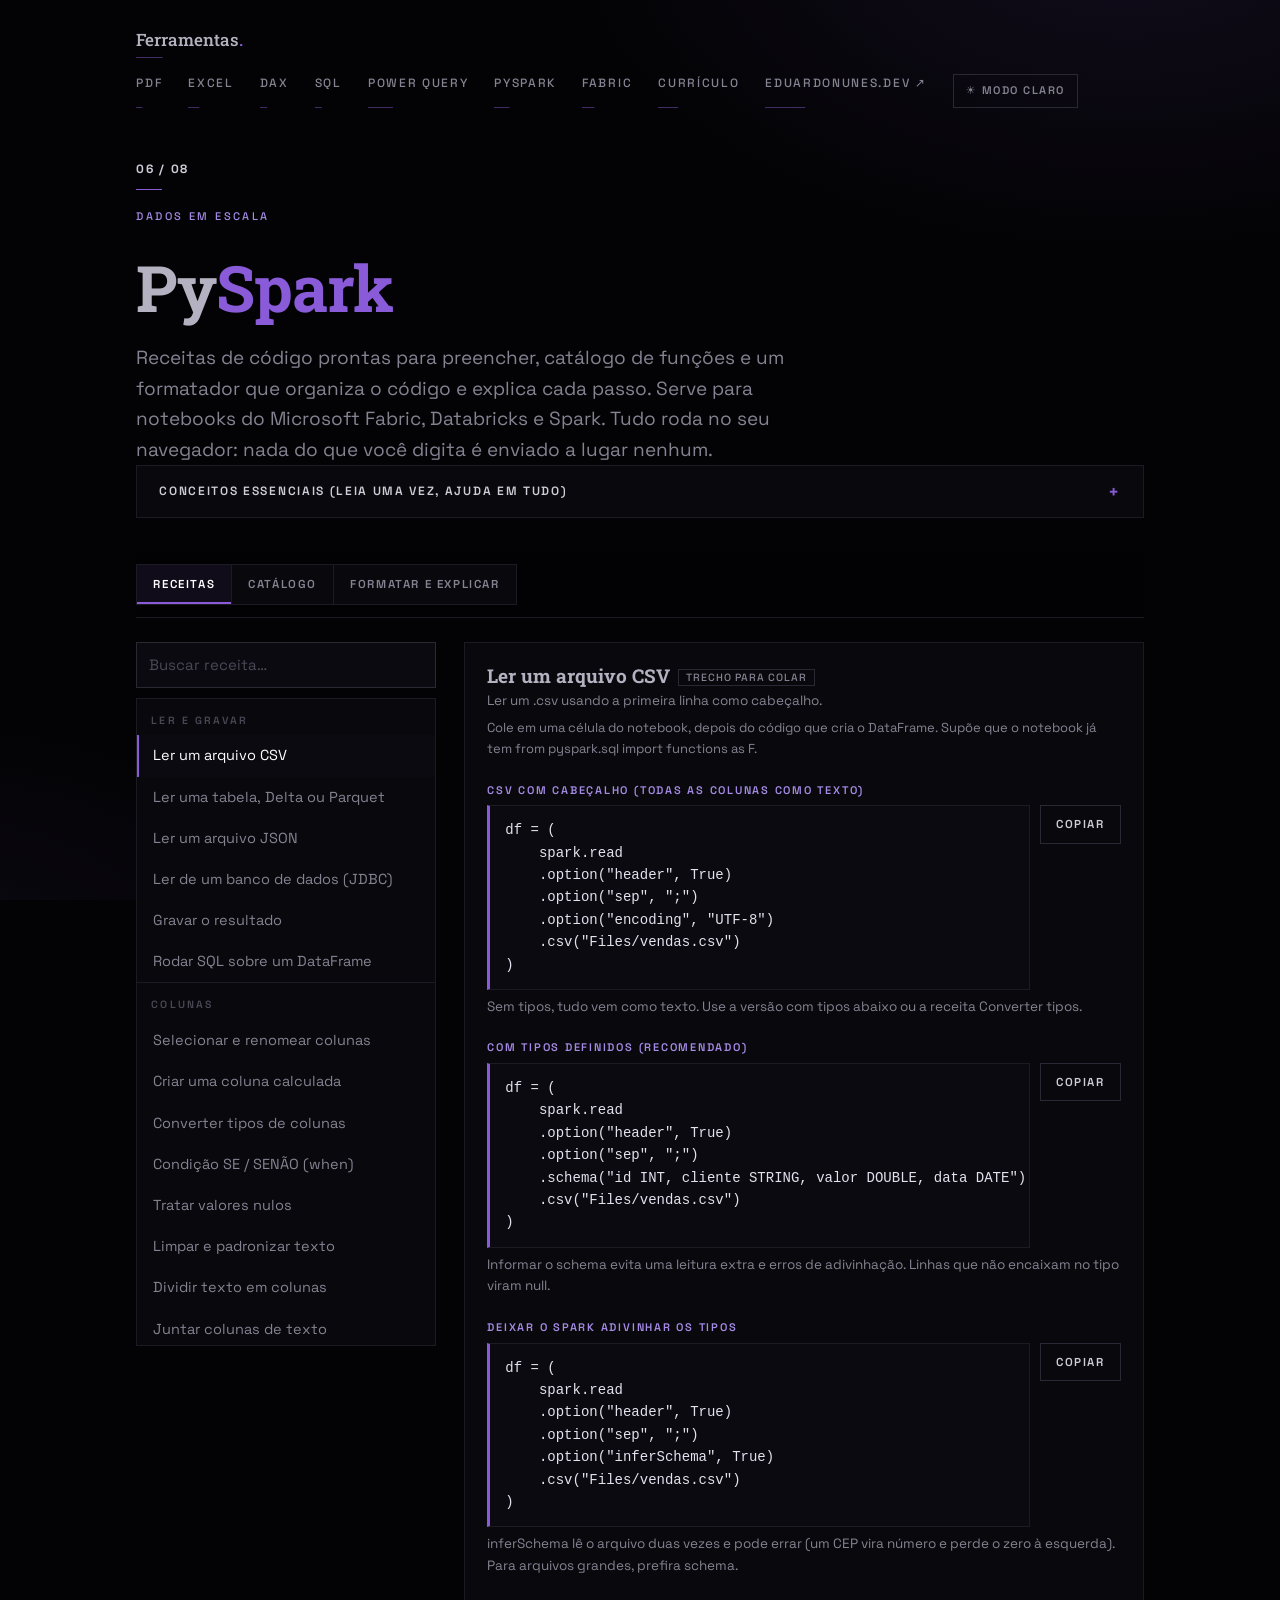
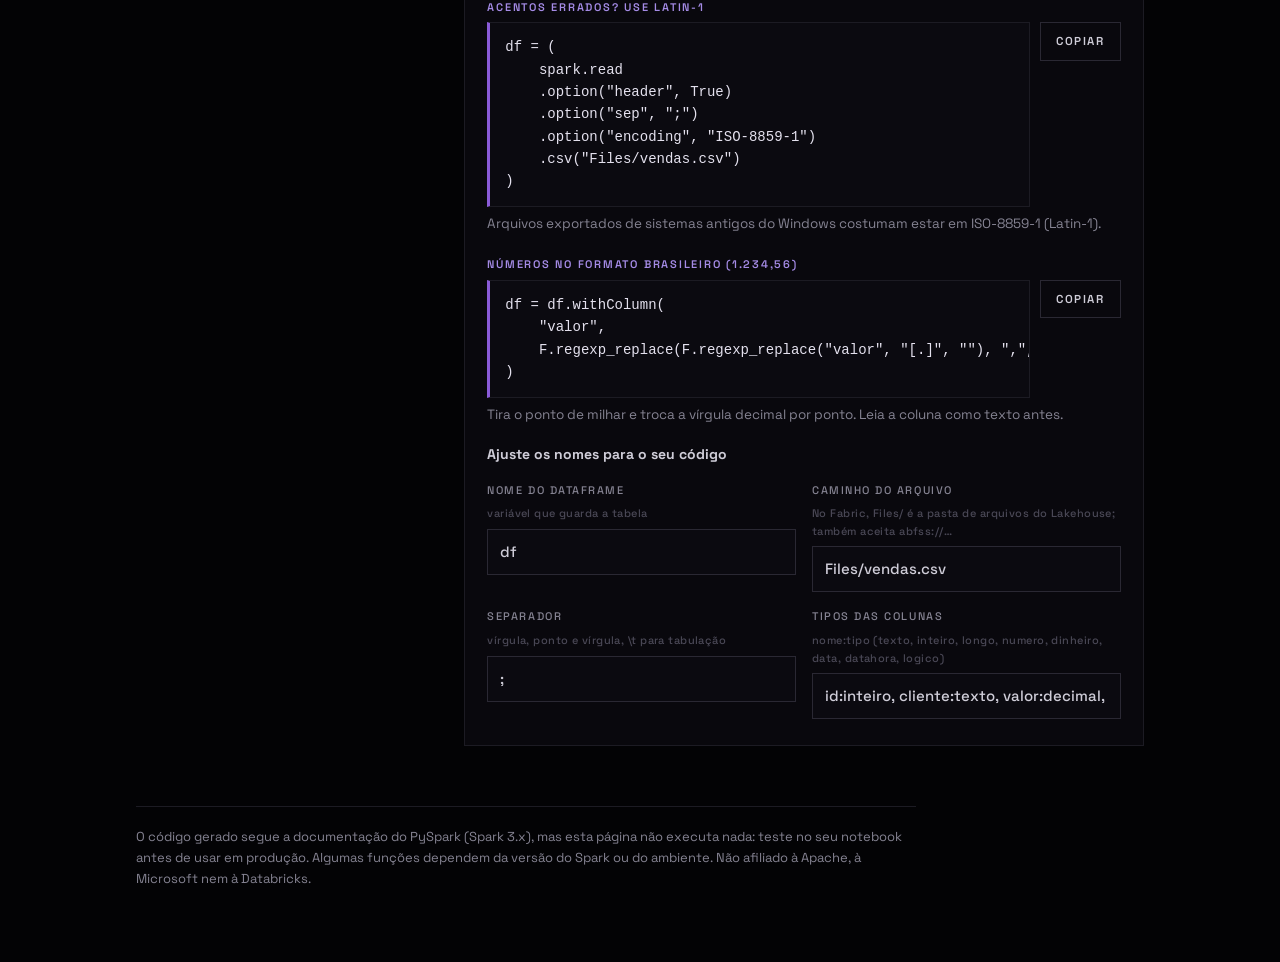
<file: pyspark/index.html>
<!doctype html>
<html lang="pt-BR">
<head>
<meta charset="utf-8">
<script>try{var t=localStorage.getItem('ferramentas-tema');document.documentElement.dataset.theme=(t==='light'?'light':'dark')}catch(e){document.documentElement.dataset.theme='dark'}</script>
<meta name="viewport" content="width=device-width, initial-scale=1">
<meta name="theme-color" content="#030305">
<!-- Nenhuma requisição de rede é permitida: tudo roda no navegador. -->
<meta http-equiv="Content-Security-Policy" content="default-src 'none'; script-src 'unsafe-inline'; style-src 'self' 'unsafe-inline'; font-src 'self'; img-src 'self' data:; base-uri 'none'; form-action 'none'">
<title>PySpark · Ferramentas</title>
<meta name="description" content="Receitas de PySpark para Microsoft Fabric, Databricks e Spark, catálogo de funções e um formatador que organiza o código e explica cada passo. Tudo no navegador, sem enviar nada a servidor.">
<link rel="icon" href="../assets/favicon.svg" type="image/svg+xml">
<link rel="stylesheet" href="../assets/tema.css?v=3">
<style>
.args{margin:6px 0 0;padding:0;list-style:none;display:grid;gap:3px}
.args li{font-size:13px;color:var(--muted);overflow-wrap:anywhere}
.args code{color:var(--code)}
.args b{font-weight:500;color:var(--accent-soft)}
.badge2{display:inline-block;margin-left:8px;padding:1px 7px;border:1px solid var(--line2);font:500 10.5px var(--sans);letter-spacing:.08em;text-transform:uppercase;color:var(--muted);vertical-align:middle}
.aqui{margin:4px 0;color:var(--accent-soft);font-size:14px}
</style>
</head>
<body>
<div class="wrap">
<header class="topbar"><a class="logo" href="../">Ferramentas<i>.</i></a><nav style="display:flex;gap:26px;flex-wrap:wrap"><a href="../pdf/">PDF</a><a href="../excel/">Excel</a><a href="../dax/">DAX</a><a href="../sql/">SQL</a><a href="../powerquery/">Power Query</a><a href="../pyspark/">PySpark</a><a href="../fabric/">Fabric</a><a href="../curriculo/">Currículo</a><a href="https://eduardonunes.dev">eduardonunes.dev ↗</a><button class="theme-btn" id="themeBtn" type="button">☀ Modo claro</button></nav></header>
<div class="kicker"><span class="count">06 / 08</span><span class="bar"></span><span class="label">Dados em escala</span></div>
<h1>Py<em>Spark</em></h1>
<p class="sub">Receitas de código prontas para preencher, catálogo de funções e um formatador que organiza o código e explica cada passo. Serve para notebooks do Microsoft Fabric, Databricks e Spark. Tudo roda no seu navegador: nada do que você digita é enviado a lugar nenhum.</p>

<details class="guide card">
  <summary>Conceitos essenciais (leia uma vez, ajuda em tudo)</summary>
  <dl>
    <dt>Onde rodar</dt><dd>Em um notebook de PySpark: no <b>Microsoft Fabric</b> (notebook ligado a um Lakehouse), no Databricks, no Synapse ou em um Spark local. Nos notebooks a variável <code>spark</code> já existe. Esta página só gera e explica o código: ela <b>não executa</b> nada.</dd>
    <dt>Imports de sempre</dt><dd><code>from pyspark.sql import functions as F</code> dá acesso a <code>F.col</code>, <code>F.sum</code>, <code>F.when</code> e às demais funções. <code>from pyspark.sql.window import Window</code> serve para janelas e <code>from pyspark.sql import types as T</code> para tipos. Evite <code>from pyspark.sql.functions import *</code>: ele esconde <code>sum</code>, <code>min</code>, <code>max</code> e <code>round</code> do Python.</dd>
    <dt>DataFrames não mudam</dt><dd>Cada transformação (<code>filter</code>, <code>withColumn</code>, <code>join</code>…) devolve um DataFrame <b>novo</b>. Guarde o resultado em uma variável: <code>df = df.filter(...)</code>. Chamar <code>df.filter(...)</code> sozinho não altera <code>df</code>.</dd>
    <dt>Execução preguiçosa</dt><dd>As transformações só montam um plano. O trabalho acontece nas <b>ações</b>: <code>show</code>, <code>count</code>, <code>collect</code> e <code>write</code>. Por isso um erro numa linha pode aparecer só na ação seguinte.</dd>
    <dt>Colunas: texto ou <code>F.col</code></dt><dd>Muitos métodos aceitam o nome entre aspas (<code>select("valor")</code>). Para calcular ou comparar, use <code>F.col("valor") &gt; 100</code> ou <code>df["valor"]</code>. Constantes entram com <code>F.lit(0)</code>.</dd>
    <dt>Condições: <code>&amp;</code> <code>|</code> <code>~</code></dt><dd>Em colunas, use <code>&amp;</code> (e), <code>|</code> (ou) e <code>~</code> (não), nunca <code>and</code>, <code>or</code> e <code>not</code>. Cada condição vai entre parênteses: <code>(F.col("a") &gt; 1) &amp; (F.col("b") == "x")</code>. Para vazios use <code>isNull()</code>, nunca <code>== None</code>.</dd>
    <dt>Formatos de data</dt><dd>Os padrões seguem o Java: <code>yyyy</code> ano, <code>MM</code> mês, <code>dd</code> dia, <code>HH</code> hora, <code>mm</code> minuto, <code>ss</code> segundo. <code>MM</code> maiúsculo é mês; <code>mm</code> minúsculo é minuto. Datas brasileiras: <code>"dd/MM/yyyy"</code>.</dd>
    <dt>Segredos</dt><dd>Nunca escreva senha ou token no notebook. Busque de um cofre (no Fabric, <code>notebookutils.credentials.getSecret</code>; no Databricks, <code>dbutils.secrets.get</code>).</dd>
    <dt>Cuidado com <code>collect</code> e <code>toPandas</code></dt><dd>Eles trazem <b>todas</b> as linhas para a memória de uma única máquina. Em tabelas grandes derrubam o notebook. Filtre, agregue ou use <code>limit</code> antes.</dd>
  </dl>
</details>

<div class="ctl">
  <div class="seg" role="tablist" aria-label="Seções">
    <button role="tab" id="tab-receitas" aria-selected="true" data-tab="receitas">Receitas</button>
    <button role="tab" id="tab-catalogo" aria-selected="false" data-tab="catalogo">Catálogo</button>
    <button role="tab" id="tab-explicar" aria-selected="false" data-tab="explicar">Formatar e explicar</button>
  </div>
</div>

<section id="p-receitas">
  <div class="layout">
    <div>
      <input type="search" id="rq" placeholder="Buscar receita…" aria-label="Buscar receita">
      <div class="rlist" id="rlist" style="margin-top:10px"></div>
    </div>
    <div id="rpanel"></div>
  </div>
</section>

<section id="p-catalogo" class="hide">
  <input type="search" id="cq" placeholder="Buscar função (ex.: groupBy)…" aria-label="Buscar função">
  <div class="chips" id="ccats"></div>
  <div class="card" id="clist"></div>
</section>

<section id="p-explicar" class="hide">
  <div class="card">
    <label class="f">Cole um trecho de código PySpark
      <textarea id="xin" spellcheck="false" placeholder='df = spark.read.csv("Files/vendas.csv", header=True).filter(F.col("valor") > 0).groupBy("cliente").agg(F.sum("valor").alias("total"))'></textarea>
    </label>
    <div class="row" style="margin-top:10px;justify-content:flex-start;flex-wrap:wrap">
      <button class="btn primary" id="xgo">Formatar e explicar</button>
      <button class="btn" id="xex">Usar exemplo</button>
      <span class="hint">O código é analisado aqui mesmo, no navegador. Nada é executado.</span>
    </div>
  </div>
  <div id="xout"></div>
</section>

<footer>O código gerado segue a documentação do PySpark (Spark 3.x), mas esta página não executa nada: teste no seu notebook antes de usar em produção. Algumas funções dependem da versão do Spark ou do ambiente. Não afiliado à Apache, à Microsoft nem à Databricks.</footer>
</div>

<script>
'use strict';
/* ============ Catálogo ============
   [nome, categoria, descrição, sintaxe, exemplo, dica]  (parâmetros opcionais entre [colchetes] na sintaxe)
   Prefixos: read./write./na. (leitura, escrita, tratamento de nulos), df. (DataFrame), Column. (coluna), F. (pyspark.sql.functions), Window., T. (tipos), spark. */
const F=[
// ---- Leitura e escrita
['read.csv','Leitura e escrita','Lê um ou vários arquivos CSV e devolve um DataFrame.','spark.read.csv(path, [schema], [sep], [header], [inferSchema], [encoding])','df = spark.read.csv("Files/vendas.csv", header=True, sep=";")','Sem schema nem inferSchema todas as colunas vêm como texto. Aceita pasta e curinga: "Files/pasta/*.csv".'],
['read.parquet','Leitura e escrita','Lê arquivos Parquet (formato colunar, já traz o schema).','spark.read.parquet(*paths)','df = spark.read.parquet("Files/dados/")','É bem mais rápido que CSV e guarda os tipos.'],
['read.json','Leitura e escrita','Lê arquivos JSON (um objeto por linha, por padrão).','spark.read.json(path, [schema], [multiLine])','df = spark.read.option("multiLine", True).json("Files/dados.json")','Para um JSON "bonito" (um objeto em várias linhas) ligue multiLine.'],
['read.table','Leitura e escrita','Lê uma tabela registrada no catálogo (no Fabric, as tabelas do Lakehouse).','spark.read.table(tableName)','df = spark.read.table("vendas")','É o mesmo que spark.table("vendas").'],
['read.format','Leitura e escrita','Escolhe o formato da leitura: csv, parquet, json, delta, jdbc…','spark.read.format(source)','df = spark.read.format("delta").load("Tables/vendas")','Termina com .load(caminho).'],
['read.load','Leitura e escrita','Executa a leitura no formato escolhido por format().','spark.read.format(source).load(path)','df = spark.read.format("csv").option("header", True).load("Files/a.csv")','',],
['read.option','Leitura e escrita','Define uma opção da leitura (header, sep, encoding, multiLine, inferSchema…).','spark.read.option(key, value)','spark.read.option("header", True).option("sep", ";").csv("Files/a.csv")','Use options(**dict) para várias de uma vez.'],
['read.options','Leitura e escrita','Define várias opções da leitura de uma vez.','spark.read.options(**opts)','spark.read.options(header=True, sep=";").csv("Files/a.csv")','',],
['read.schema','Leitura e escrita','Informa o schema (tipos) na leitura, evitando adivinhar os tipos.','spark.read.schema(schema)','spark.read.schema("id INT, nome STRING, valor DOUBLE").csv("Files/a.csv", header=True)','Aceita texto DDL ou StructType. É mais rápido e seguro que inferSchema.'],
['read.jdbc','Leitura e escrita','Lê uma tabela de um banco por JDBC (SQL Server, PostgreSQL…).','spark.read.jdbc(url, table, [properties])','df = spark.read.jdbc(url, "dbo.Vendas", properties={"user": usuario, "password": senha})','A senha vem de um cofre de segredos, nunca escrita no código.'],
['spark.sql','Leitura e escrita','Executa uma consulta SQL e devolve um DataFrame.','spark.sql(sqlQuery)','df = spark.sql("SELECT cliente, SUM(valor) AS total FROM vendas GROUP BY cliente")','Enxerga tabelas do catálogo e views temporárias criadas com createOrReplaceTempView.'],
['spark.table','Leitura e escrita','Devolve uma tabela do catálogo como DataFrame.','spark.table(tableName)','df = spark.table("vendas")','',],
['spark.range','Leitura e escrita','Cria um DataFrame de números em sequência (coluna id).','spark.range([start], end, [step])','df = spark.range(1, 11)','Ótimo para testar e gerar calendários.'],
['spark.createDataFrame','Leitura e escrita','Cria um DataFrame a partir de uma lista de tuplas ou de um DataFrame do pandas.','spark.createDataFrame(data, [schema])','df = spark.createDataFrame([(1, "Ana"), (2, "Rui")], ["id", "nome"])','Para listas pequenas e testes.'],
['write.mode','Leitura e escrita','Define o que fazer se o destino já existir.','df.write.mode("overwrite" | "append" | "ignore" | "errorifexists")','df.write.mode("append").saveAsTable("vendas")','O padrão é errorifexists: falha se o destino já existir. overwrite apaga o que havia.'],
['write.format','Leitura e escrita','Escolhe o formato da gravação: delta, parquet, csv, json…','df.write.format(source)','df.write.format("delta").saveAsTable("vendas")','No Fabric e no Databricks, delta é o formato natural.'],
['write.option','Leitura e escrita','Define uma opção da gravação (header, sep, compression…).','df.write.option(key, value)','df.write.option("header", True).csv("Files/saida")','',],
['write.partitionBy','Leitura e escrita','Separa os arquivos gravados em pastas por valor de colunas.','df.write.partitionBy(*cols)','df.write.partitionBy("ano").parquet("Files/vendas")','Use colunas com poucos valores (ano, mês). Muitos valores geram milhares de arquivos pequenos.'],
['write.saveAsTable','Leitura e escrita','Grava o DataFrame como uma tabela do catálogo.','df.write.saveAsTable(name, [format], [mode])','df.write.mode("overwrite").format("delta").saveAsTable("vendas_limpa")','No Fabric, a tabela aparece no Lakehouse.'],
['write.save','Leitura e escrita','Grava no caminho informado, no formato escolhido.','df.write.format(source).save(path)','df.write.format("delta").save("Tables/vendas")','',],
['write.csv','Leitura e escrita','Grava CSV. O destino é uma pasta com vários arquivos part-….','df.write.csv(path, [mode], [header], [sep])','df.write.csv("Files/saida", header=True, mode="overwrite")','Não existe um arquivo único. coalesce(1) força um só, mas serializa a gravação.'],
['write.parquet','Leitura e escrita','Grava em Parquet.','df.write.parquet(path, [mode], [partitionBy])','df.write.mode("overwrite").parquet("Files/saida")','',],
['write.insertInto','Leitura e escrita','Insere em uma tabela que já existe, casando as colunas por posição.','df.write.insertInto(tableName, [overwrite])','df.write.mode("append").insertInto("vendas")','Casa por posição, não por nome. Confira a ordem das colunas.'],
// ---- DataFrame
['df.select','DataFrame','Escolhe ou calcula colunas.','df.select(*cols)','df.select("data", "cliente", (F.col("qtd") * F.col("preco")).alias("total"))','"*" seleciona tudo. Colunas calculadas ganham nome com alias.'],
['df.selectExpr','DataFrame','Como select, mas com expressões escritas em SQL.','df.selectExpr(*expr)','df.selectExpr("cliente", "qtd * preco AS total")','',],
['df.filter','DataFrame','Mantém só as linhas que atendem à condição. where é um apelido.','df.filter(condition)','df.filter((F.col("valor") > 0) & (F.col("status") == "pago"))','Aceita também um texto SQL: df.filter("valor > 0 AND status = \'pago\'").'],
['df.where','DataFrame','Apelido de filter.','df.where(condition)','df.where(F.col("valor") > 0)','',],
['df.withColumn','DataFrame','Cria uma coluna nova ou substitui uma existente.','df.withColumn(colName, col)','df.withColumn("total", F.col("qtd") * F.col("preco"))','Vários withColumn seguidos deixam o plano pesado: com 4 ou mais, prefira select ou withColumns.'],
['df.withColumns','DataFrame','Cria ou substitui várias colunas de uma vez (Spark 3.3+).','df.withColumns(colsMap)','df.withColumns({"total": F.col("qtd") * F.col("preco"), "ano": F.year("data")})','Recebe um dicionário nome → coluna.'],
['df.withColumnRenamed','DataFrame','Renomeia uma coluna.','df.withColumnRenamed(existing, new)','df.withColumnRenamed("valor", "receita")','Se a coluna não existir, nada acontece e não há erro.'],
['df.toDF','DataFrame','Renomeia todas as colunas de uma vez, pela ordem.','df.toDF(*cols)','df.toDF("id", "nome", "valor")','',],
['df.drop','DataFrame','Remove colunas.','df.drop(*cols)','df.drop("obs", "temp")','Não dá erro se a coluna não existir.'],
['df.distinct','DataFrame','Remove linhas totalmente repetidas.','df.distinct()','df.select("cliente").distinct()','',],
['df.dropDuplicates','DataFrame','Remove duplicados considerando só as colunas informadas.','df.dropDuplicates([subset])','df.dropDuplicates(["id"])','Qual linha sobrevive é imprevisível. Para manter a mais recente, use row_number com janela.'],
['df.orderBy','DataFrame','Ordena as linhas. sort é um apelido.','df.orderBy(*cols, [ascending])','df.orderBy(F.col("valor").desc(), "cliente")','Ordenar tudo é caro; só ordene no fim ou antes de limit.'],
['df.sort','DataFrame','Apelido de orderBy.','df.sort(*cols)','df.sort(F.col("valor").desc())','',],
['df.limit','DataFrame','Devolve só as primeiras N linhas.','df.limit(num)','df.orderBy(F.col("valor").desc()).limit(10)','',],
['df.groupBy','DataFrame','Agrupa as linhas para calcular com agg, count, sum…','df.groupBy(*cols)','df.groupBy("cliente").agg(F.sum("valor").alias("total"))','Sem colunas, agrega a tabela inteira.'],
['df.agg','DataFrame','Calcula agregações (soma, média, contagem…) por grupo ou na tabela toda.','df.agg(*exprs) | df.groupBy(...).agg(*exprs)','df.groupBy("cliente").agg(F.sum("valor").alias("total"), F.count("*").alias("qtd"))','Sempre dê alias às agregações, senão o nome fica "sum(valor)".'],
['df.pivot','DataFrame','Vira os valores de uma coluna em colunas (depois de groupBy).','df.groupBy(...).pivot(pivot_col, [values])','df.groupBy("cliente").pivot("mes").agg(F.sum("valor"))','Passe a lista de valores em values para evitar uma passada extra.'],
['df.join','DataFrame','Combina dois DataFrames por uma condição ou por colunas em comum.','df.join(other, [on], [how])','vendas.join(clientes, on="cliente_id", how="left")','how: inner, left, right, outer, left_semi, left_anti, cross. Sem on vira produto cartesiano.'],
['df.crossJoin','DataFrame','Produto cartesiano: todas as linhas contra todas.','df.crossJoin(other)','calendario.crossJoin(lojas)','O resultado tem linhas A × linhas B. Cuidado com o tamanho.'],
['df.union','DataFrame','Empilha dois DataFrames casando as colunas por posição.','df.union(other)','a.union(b)','Se a ordem das colunas diferir, os dados ficam trocados sem erro. Prefira unionByName.'],
['df.unionByName','DataFrame','Empilha dois DataFrames casando as colunas pelo nome.','df.unionByName(other, [allowMissingColumns])','a.unionByName(b, allowMissingColumns=True)','Com allowMissingColumns=True, colunas que faltam viram null.'],
['df.intersect','DataFrame','Linhas presentes nos dois DataFrames (sem repetição).','df.intersect(other)','a.intersect(b)','',],
['df.subtract','DataFrame','Linhas de um DataFrame que não existem no outro.','df.subtract(other)','a.subtract(b)','exceptAll mantém as repetições.'],
['df.exceptAll','DataFrame','Como subtract, mas respeitando linhas repetidas.','df.exceptAll(other)','a.exceptAll(b)','',],
['df.alias','DataFrame','Dá um apelido ao DataFrame, útil em joins com colunas de mesmo nome.','df.alias(alias)','a = vendas.alias("a")','Depois use F.col("a.cliente").'],
['df.transform','DataFrame','Aplica uma função de DataFrame para DataFrame, mantendo o encadeamento.','df.transform(func)','df.transform(limpar_nomes).transform(adicionar_ano)','Permite organizar o pipeline em funções pequenas e testáveis.'],
['df.unpivot','DataFrame','Transforma colunas em linhas (Spark 3.4+).','df.unpivot(ids, values, variableColumnName, valueColumnName)','df.unpivot("id", ["jan", "fev", "mar"], "mes", "valor")','Em versões antigas, use selectExpr com stack().'],
['df.sample','DataFrame','Devolve uma amostra aleatória.','df.sample([withReplacement], fraction, [seed])','df.sample(fraction=0.1, seed=42)','A fração é aproximada, não exata.'],
['df.repartition','DataFrame','Redistribui os dados em N partições (ou por colunas).','df.repartition(numPartitions, *cols)','df.repartition(200, "cliente")','Provoca shuffle (movimentação de dados). Use quando souber o motivo.'],
['df.coalesce','DataFrame','Reduz o número de partições sem shuffle completo.','df.coalesce(numPartitions)','df.coalesce(1)','coalesce(1) na gravação funnela tudo em uma tarefa. Evite em tabelas grandes.'],
['df.cache','DataFrame','Guarda o DataFrame em memória após a primeira ação.','df.cache()','df = df.filter(...).cache()','Só vale a pena se o DataFrame for usado várias vezes. Libere com unpersist().'],
['df.persist','DataFrame','Como cache, com controle do nível de armazenamento.','df.persist([storageLevel])','df.persist()','',],
['df.unpersist','DataFrame','Libera da memória um DataFrame que estava em cache.','df.unpersist()','df.unpersist()','',],
['df.createOrReplaceTempView','DataFrame','Registra o DataFrame como uma view temporária para usar em SQL.','df.createOrReplaceTempView(name)','df.createOrReplaceTempView("vendas_v")','Existe só durante a sessão.'],
['df.hint','DataFrame','Dá uma dica ao otimizador, como broadcast.','df.hint(name, *params)','vendas.join(clientes.hint("broadcast"), "cliente_id")','',],
['df.show','DataFrame','Imprime as primeiras linhas no texto de saída.','df.show([n], [truncate], [vertical])','df.show(20, truncate=False)','Por padrão corta textos longos em 20 caracteres.'],
['df.display','DataFrame','Mostra o DataFrame como tabela interativa (notebooks do Fabric e Databricks).','display(df)','display(df.limit(100))','Não existe no Spark puro.'],
['df.count','DataFrame','Conta as linhas. É uma ação: percorre os dados.','df.count()','df.count()','Para saber se está vazio, use df.isEmpty() (Spark 3.3+) ou df.limit(1).count().'],
['df.isEmpty','DataFrame','Diz se o DataFrame não tem nenhuma linha (Spark 3.3+).','df.isEmpty()','if df.isEmpty(): ...','É mais barato que df.count() == 0.'],
['df.collect','DataFrame','Traz todas as linhas para o driver como uma lista de Row.','df.collect()','linhas = df.limit(100).collect()','Perigoso em tabelas grandes. Limite antes.'],
['df.take','DataFrame','Traz as N primeiras linhas como lista.','df.take(num)','df.take(5)','',],
['df.head','DataFrame','Primeira linha (ou as N primeiras).','df.head([n])','df.head()','',],
['df.first','DataFrame','Devolve a primeira linha.','df.first()','df.first()["valor"]','',],
['df.toPandas','DataFrame','Converte para um DataFrame do pandas, na memória do driver.','df.toPandas()','pdf = df.limit(1000).toPandas()','Só com poucos dados. Tabelas grandes estouram a memória.'],
['df.printSchema','DataFrame','Mostra colunas e tipos em árvore.','df.printSchema()','df.printSchema()','',],
['df.describe','DataFrame','Estatísticas básicas: contagem, média, desvio, mínimo e máximo.','df.describe(*cols)','df.describe("valor").show()','',],
['df.summary','DataFrame','Como describe, mais quartis.','df.summary(*statistics)','df.summary("count", "min", "50%", "max").show()','',],
['df.cube','DataFrame','Agrupa em todas as combinações de colunas, com subtotais.','df.cube(*cols)','df.cube("ano", "regiao").agg(F.sum("valor"))','',],
['df.rollup','DataFrame','Agrupa com subtotais hierárquicos.','df.rollup(*cols)','df.rollup("ano", "mes").agg(F.sum("valor"))','',],
['na.fill','DataFrame','Troca valores nulos por um valor fixo.','df.na.fill(value, [subset])','df.na.fill(0, subset=["valor"])','O tipo do valor decide as colunas afetadas (número só em colunas numéricas). Também existe df.fillna.'],
['na.drop','DataFrame','Remove linhas com nulos.','df.na.drop([how], [thresh], [subset])','df.na.drop(subset=["cliente"])','how="any" (padrão) remove se houver algum nulo; "all" só se todos forem nulos.'],
['na.replace','DataFrame','Troca valores específicos por outros.','df.na.replace(to_replace, value, [subset])','df.na.replace(["N/D", "-"], None, subset=["cidade"])','',],
// ---- Colunas
['Column.alias','Colunas','Dá nome ao resultado de uma expressão.','col.alias(name)','F.sum("valor").alias("total")','',],
['Column.cast','Colunas','Converte o tipo da coluna.','col.cast(dataType)','F.col("valor").cast("double")','Texto que não converte vira null, sem erro (modo padrão). Tipos: string, int, bigint, double, decimal(18,2), date, timestamp, boolean.'],
['Column.isNull','Colunas','Verdadeiro quando o valor é nulo.','col.isNull()','df.filter(F.col("cliente").isNull())','Nunca use == None.'],
['Column.isNotNull','Colunas','Verdadeiro quando o valor não é nulo.','col.isNotNull()','df.filter(F.col("cliente").isNotNull())','',],
['Column.isin','Colunas','Verdadeiro quando o valor está na lista.','col.isin(*values)','F.col("status").isin("pago", "pendente")','Para "não está na lista" use ~F.col(...).isin(...).'],
['Column.between','Colunas','Verdadeiro quando o valor está entre dois limites (inclusive).','col.between(lower, upper)','F.col("data").between("2025-01-01", "2025-12-31")','',],
['Column.like','Colunas','Comparação de texto com curingas SQL (% e _).','col.like(pattern)','F.col("nome").like("Ana%")','Diferencia maiúsculas de minúsculas.'],
['Column.rlike','Colunas','Comparação de texto com expressão regular.','col.rlike(regex)','F.col("email").rlike("@empresa[.]com$")','',],
['Column.contains','Colunas','Verdadeiro quando o texto contém o pedaço.','col.contains(other)','F.col("nome").contains("Silva")','Diferencia maiúsculas. Use F.lower antes para ignorar.'],
['Column.startswith','Colunas','Verdadeiro quando o texto começa com o pedaço.','col.startswith(other)','F.col("codigo").startswith("BR")','',],
['Column.endswith','Colunas','Verdadeiro quando o texto termina com o pedaço.','col.endswith(other)','F.col("arquivo").endswith(".csv")','',],
['Column.substr','Colunas','Pedaço do texto: posição inicial (a partir de 1) e tamanho.','col.substr(startPos, length)','F.col("cpf").substr(1, 3)','A primeira posição é 1, não 0.'],
['Column.asc','Colunas','Ordem crescente na ordenação.','col.asc()','df.orderBy(F.col("nome").asc())','',],
['Column.desc','Colunas','Ordem decrescente na ordenação.','col.desc()','df.orderBy(F.col("valor").desc())','desc_nulls_last coloca os vazios no fim.'],
['Column.desc_nulls_last','Colunas','Ordem decrescente, com os nulos por último.','col.desc_nulls_last()','F.col("valor").desc_nulls_last()','',],
['Column.otherwise','Colunas','Valor padrão de um F.when, para o que não bateu em nenhuma condição.','F.when(...).otherwise(value)','F.when(F.col("valor") > 100, "Alta").otherwise("Baixa")','Sem otherwise, o que não bateu vira null.'],
['Column.over','Colunas','Aplica uma função de janela sobre a especificação informada.','func.over(windowSpec)','F.sum("valor").over(Window.partitionBy("cliente"))','',],
['Column.getItem','Colunas','Pega um item de um array (por posição) ou de um mapa (por chave).','col.getItem(key)','F.split("nome", " ").getItem(0)','A posição começa em 0.'],
['Column.eqNullSafe','Colunas','Igualdade que trata null = null como verdadeiro.','col.eqNullSafe(other)','a["id"].eqNullSafe(b["id"])','Útil em joins quando as chaves podem ser nulas.'],
// ---- Funções de uso geral
['F.col','Colunas','Referência a uma coluna pelo nome.','F.col(name)','F.col("valor") * 2','Equivale a df["valor"], sem depender da variável do DataFrame.'],
['F.lit','Colunas','Valor constante, como coluna.','F.lit(value)','df.withColumn("origem", F.lit("sistema_a"))','Para null tipado: F.lit(None).cast("string").'],
['F.expr','Colunas','Executa uma expressão escrita em SQL.','F.expr(str)','F.expr("CASE WHEN valor > 100 THEN \'Alta\' ELSE \'Baixa\' END")','Útil para trazer sintaxe de SQL (CASE, INTERVAL) para o código.'],
['F.when','Lógica e nulos','Condição SE: se verdadeira, devolve o valor. Encadeie vários when e termine com otherwise.','F.when(condition, value)','F.when(F.col("valor") >= 1000, "Alta").when(F.col("valor") >= 100, "Média").otherwise("Baixa")','Vale o primeiro when verdadeiro. Cada condição entre parênteses se usar & ou |.'],
['F.coalesce','Lógica e nulos','Devolve o primeiro valor que não é nulo.','F.coalesce(*cols)','F.coalesce(F.col("celular"), F.col("telefone"), F.lit("sem contato"))','É o mesmo coalesce do SQL (não confundir com df.coalesce).'],
['F.nullif','Lógica e nulos','Devolve null quando os dois valores são iguais (Spark 3.5+).','F.nullif(col1, col2)','F.nullif(F.col("divisor"), F.lit(0))','Em versões antigas, F.when(col == 0, None).otherwise(col).'],
['F.isnan','Lógica e nulos','Verdadeiro quando o número é NaN (não é número).','F.isnan(col)','df.filter(F.isnan("valor"))','NaN é diferente de null.'],
['F.greatest','Número','Maior valor entre várias colunas, na mesma linha.','F.greatest(*cols)','F.greatest("nota1", "nota2", "nota3")','Ignora nulos. Para o maior valor de uma coluna inteira, use F.max.'],
['F.least','Número','Menor valor entre várias colunas, na mesma linha.','F.least(*cols)','F.least("preco_a", "preco_b")','',],
// ---- Texto
['F.upper','Texto','Passa o texto para maiúsculas.','F.upper(col)','F.upper("nome")','',],
['F.lower','Texto','Passa o texto para minúsculas.','F.lower(col)','F.lower("email")','',],
['F.initcap','Texto','Primeira letra de cada palavra em maiúscula.','F.initcap(col)','F.initcap("nome")','',],
['F.trim','Texto','Tira espaços do começo e do fim.','F.trim(col)','F.trim("nome")','Também existem ltrim e rtrim.'],
['F.ltrim','Texto','Tira espaços do começo.','F.ltrim(col)','F.ltrim("codigo")','',],
['F.rtrim','Texto','Tira espaços do fim.','F.rtrim(col)','F.rtrim("codigo")','',],
['F.length','Texto','Quantidade de caracteres.','F.length(col)','F.length("cpf")','',],
['F.substring','Texto','Pedaço do texto: posição inicial (a partir de 1) e tamanho.','F.substring(str, pos, len)','F.substring("cpf", 1, 3)','',],
['F.concat','Texto','Junta colunas de texto, uma depois da outra.','F.concat(*cols)','F.concat(F.col("nome"), F.lit(" "), F.col("sobrenome"))','Se qualquer parte for null, o resultado todo é null. Use concat_ws para ignorar nulos.'],
['F.concat_ws','Texto','Junta colunas de texto com um separador, ignorando nulos.','F.concat_ws(sep, *cols)','F.concat_ws(" - ", "cidade", "uf")','',],
['F.split','Texto','Divide o texto em um array, a cada ocorrência do separador (que é uma expressão regular).','F.split(str, pattern, [limit])','F.split("nome", " ")','Para separar por . ou | escreva [.] ou [|]; pontos soltos casam qualquer caractere.'],
['F.regexp_replace','Texto','Troca partes do texto que casam com uma expressão regular.','F.regexp_replace(str, pattern, replacement)','F.regexp_replace("cpf", "[^0-9]", "")','Aqui "[^0-9]" apaga tudo que não é dígito.'],
['F.regexp_extract','Texto','Extrai um grupo de uma expressão regular.','F.regexp_extract(str, pattern, idx)','F.regexp_extract("arquivo", "([0-9]{4})", 1)','idx 0 é o trecho inteiro; 1 é o primeiro grupo entre parênteses. Sem correspondência, devolve texto vazio.'],
['F.lpad','Texto','Completa à esquerda até o tamanho informado.','F.lpad(col, len, pad)','F.lpad("codigo", 6, "0")','Útil para zeros à esquerda: "42" → "000042".'],
['F.rpad','Texto','Completa à direita até o tamanho informado.','F.rpad(col, len, pad)','F.rpad("codigo", 6, " ")','',],
['F.translate','Texto','Troca caracteres um a um.','F.translate(srcCol, matching, replace)','F.translate("nome", "áàãâéêíóôõúç", "aaaaeeiooouc")','Os dois textos precisam ter o mesmo tamanho. Serve para tirar acentos.'],
['F.instr','Texto','Posição (a partir de 1) da primeira ocorrência do pedaço. 0 se não achar.','F.instr(str, substr)','F.instr("email", "@")','',],
['F.format_string','Texto','Monta texto no estilo printf.','F.format_string(format, *cols)','F.format_string("%05d", "id")','',],
// ---- Número
['F.round','Número','Arredonda para N casas (0,5 sobe).','F.round(col, [scale])','F.round("valor", 2)','bround arredonda metade para o par (estilo bancário).'],
['F.floor','Número','Arredonda para baixo.','F.floor(col)','F.floor("valor")','',],
['F.ceil','Número','Arredonda para cima.','F.ceil(col)','F.ceil("valor")','',],
['F.abs','Número','Valor absoluto (sem sinal).','F.abs(col)','F.abs("diferenca")','',],
['F.sqrt','Número','Raiz quadrada.','F.sqrt(col)','F.sqrt("area")','',],
['F.pow','Número','Potência.','F.pow(col, exponent)','F.pow("base", 2)','',],
['F.rand','Número','Número aleatório entre 0 e 1.','F.rand([seed])','df.withColumn("sorteio", F.rand(42))','Informe seed para resultado repetível.'],
// ---- Agregação
['F.sum','Agregação','Soma. Ignora nulos.','F.sum(col)','df.agg(F.sum("valor"))','Não confunda com o sum do Python, que não funciona em colunas.'],
['F.avg','Agregação','Média. Ignora nulos. mean é um apelido.','F.avg(col)','F.avg("valor")','',],
['F.mean','Agregação','Apelido de avg.','F.mean(col)','F.mean("valor")','',],
['F.count','Agregação','Conta as linhas com valor não nulo. F.count("*") conta todas as linhas.','F.count(col)','F.count("*").alias("pedidos")','Com uma coluna, os nulos não entram na conta.'],
['F.countDistinct','Agregação','Conta valores diferentes (exatos).','F.countDistinct(col, *cols)','F.countDistinct("cliente")','Em tabelas enormes, approx_count_distinct é bem mais rápido.'],
['F.approx_count_distinct','Agregação','Contagem de distintos aproximada, mais rápida.','F.approx_count_distinct(col, [rsd])','F.approx_count_distinct("cliente")','Erro padrão de uns 5% por padrão.'],
['F.min','Agregação','Menor valor.','F.min(col)','F.min("data")','',],
['F.max','Agregação','Maior valor.','F.max(col)','F.max("data")','',],
['F.first','Agregação','Primeiro valor do grupo.','F.first(col, [ignorenulls])','F.first("status", ignorenulls=True)','Sem ordenação definida, "primeiro" é imprevisível.'],
['F.last','Agregação','Último valor do grupo.','F.last(col, [ignorenulls])','F.last("status", ignorenulls=True)','',],
['F.collect_list','Agregação','Junta os valores do grupo em um array, com repetições.','F.collect_list(col)','F.collect_list("produto")','Cuidado com grupos enormes: o array fica na memória.'],
['F.collect_set','Agregação','Junta os valores do grupo em um array, sem repetições.','F.collect_set(col)','F.collect_set("produto")','',],
['F.stddev','Agregação','Desvio padrão.','F.stddev(col)','F.stddev("valor")','',],
['F.percentile_approx','Agregação','Percentil aproximado (0,5 é a mediana).','F.percentile_approx(col, percentage, [accuracy])','F.percentile_approx("valor", 0.5)','Passe uma lista de percentuais para obter um array.'],
['F.corr','Agregação','Correlação entre duas colunas.','F.corr(col1, col2)','df.agg(F.corr("preco", "qtd"))','',],
// ---- Data e hora
['F.to_date','Data e hora','Converte texto em data, segundo o formato informado.','F.to_date(col, [format])','F.to_date("data_texto", "dd/MM/yyyy")','Texto fora do formato vira null. Lembre: MM é mês, mm é minuto.'],
['F.to_timestamp','Data e hora','Converte texto em data e hora.','F.to_timestamp(col, [format])','F.to_timestamp("data_texto", "dd/MM/yyyy HH:mm:ss")','',],
['F.current_date','Data e hora','Data de hoje.','F.current_date()','df.filter(F.col("vencimento") < F.current_date())','',],
['F.current_timestamp','Data e hora','Data e hora de agora.','F.current_timestamp()','df.withColumn("carregado_em", F.current_timestamp())','Bom para registrar o horário da carga.'],
['F.date_format','Data e hora','Formata data ou hora como texto.','F.date_format(date, format)','F.date_format("data", "yyyy-MM")','O resultado é texto, não data.'],
['F.year','Data e hora','Ano da data.','F.year(col)','F.year("data")','',],
['F.month','Data e hora','Mês da data (1 a 12).','F.month(col)','F.month("data")','',],
['F.dayofmonth','Data e hora','Dia do mês (1 a 31).','F.dayofmonth(col)','F.dayofmonth("data")','',],
['F.dayofweek','Data e hora','Dia da semana: 1 é domingo, 7 é sábado.','F.dayofweek(col)','F.dayofweek("data")','',],
['F.quarter','Data e hora','Trimestre (1 a 4).','F.quarter(col)','F.quarter("data")','',],
['F.weekofyear','Data e hora','Número da semana no ano.','F.weekofyear(col)','F.weekofyear("data")','',],
['F.date_add','Data e hora','Soma dias a uma data.','F.date_add(start, days)','F.date_add("data", 30)','Para subtrair use date_sub ou um número negativo.'],
['F.date_sub','Data e hora','Subtrai dias de uma data.','F.date_sub(start, days)','F.date_sub("data", 7)','',],
['F.datediff','Data e hora','Diferença em dias: fim menos início.','F.datediff(end, start)','F.datediff("data_fim", "data_inicio")','A ordem é (fim, início).'],
['F.months_between','Data e hora','Diferença em meses (com fração).','F.months_between(date1, date2)','F.months_between("fim", "inicio")','',],
['F.add_months','Data e hora','Soma meses a uma data.','F.add_months(start, months)','F.add_months("data", 1)','',],
['F.last_day','Data e hora','Último dia do mês da data.','F.last_day(date)','F.last_day("data")','',],
['F.trunc','Data e hora','Corta a data no início do ano ou do mês.','F.trunc(date, format)','F.trunc("data", "month")','format: "year", "month"…'],
['F.date_trunc','Data e hora','Corta data e hora na unidade informada (hora, dia, mês…).','F.date_trunc(format, timestamp)','F.date_trunc("month", "data_hora")','Devolve timestamp.'],
['F.unix_timestamp','Data e hora','Converte data em segundos desde 1970.','F.unix_timestamp([timestamp], [format])','F.unix_timestamp("data_hora")','',],
['F.from_unixtime','Data e hora','Converte segundos desde 1970 em texto de data e hora.','F.from_unixtime(timestamp, [format])','F.from_unixtime("epoch")','',],
// ---- Janela
['Window.partitionBy','Janela','Define os grupos da janela: o cálculo reinicia a cada grupo.','Window.partitionBy(*cols)','w = Window.partitionBy("cliente").orderBy("data")','Sem partitionBy, todas as linhas vão para uma só partição (lento).'],
['Window.orderBy','Janela','Define a ordem das linhas dentro da janela.','Window.orderBy(*cols)','Window.partitionBy("cliente").orderBy(F.col("data").desc())','',],
['Window.rowsBetween','Janela','Limita a janela por posição de linhas.','w.rowsBetween(start, end)','w.rowsBetween(Window.unboundedPreceding, Window.currentRow)','De unboundedPreceding até currentRow dá o acumulado. rowsBetween(-2, 0) dá a média móvel de 3.'],
['Window.rangeBetween','Janela','Limita a janela por valor da coluna de ordenação.','w.rangeBetween(start, end)','w.rangeBetween(-7, 0)','Usa o valor da coluna, não a posição da linha.'],
['F.row_number','Janela','Numera as linhas 1, 2, 3… dentro da janela, sem empates.','F.row_number().over(w)','df.withColumn("rn", F.row_number().over(Window.partitionBy("cliente").orderBy(F.col("data").desc())))','Para pegar o mais recente por grupo: filtre rn == 1.'],
['F.rank','Janela','Posição com empates e saltos (1, 1, 3).','F.rank().over(w)','F.rank().over(Window.orderBy(F.col("valor").desc()))','',],
['F.dense_rank','Janela','Posição com empates, sem saltos (1, 1, 2).','F.dense_rank().over(w)','F.dense_rank().over(Window.orderBy(F.col("valor").desc()))','',],
['F.ntile','Janela','Divide as linhas em N faixas de tamanho parecido.','F.ntile(n).over(w)','F.ntile(4).over(Window.orderBy("valor"))','Com 4, gera quartis.'],
['F.lag','Janela','Valor da linha anterior, dentro da janela.','F.lag(col, [offset], [default]).over(w)','F.lag("valor", 1).over(Window.partitionBy("cliente").orderBy("data"))','A primeira linha de cada grupo recebe null (ou o default).'],
['F.lead','Janela','Valor da próxima linha, dentro da janela.','F.lead(col, [offset], [default]).over(w)','F.lead("valor", 1).over(Window.partitionBy("cliente").orderBy("data"))','',],
// ---- Array e mapa
['F.explode','Array e mapa','Transforma cada item de um array em uma linha.','F.explode(col)','df.select("id", F.explode("itens").alias("item"))','Linhas com array vazio ou nulo somem. Use explode_outer para mantê-las.'],
['F.explode_outer','Array e mapa','Como explode, mas mantém as linhas com array vazio ou nulo.','F.explode_outer(col)','df.select("id", F.explode_outer("itens"))','',],
['F.posexplode','Array e mapa','Como explode, devolvendo também a posição do item.','F.posexplode(col)','df.select("id", F.posexplode("itens"))','Gera as colunas pos e col.'],
['F.array','Array e mapa','Monta um array a partir de colunas.','F.array(*cols)','F.array("tel1", "tel2")','',],
['F.array_contains','Array e mapa','Verdadeiro quando o array contém o valor.','F.array_contains(col, value)','F.array_contains("tags", "vip")','',],
['F.size','Array e mapa','Quantidade de itens do array ou mapa.','F.size(col)','F.size("itens")','Devolve -1 quando o valor é null (modo padrão).'],
['F.array_distinct','Array e mapa','Remove itens repetidos do array.','F.array_distinct(col)','F.array_distinct("tags")','',],
['F.sort_array','Array e mapa','Ordena o array.','F.sort_array(col, [asc])','F.sort_array("tags")','',],
['F.element_at','Array e mapa','Item do array (a partir de 1) ou valor do mapa pela chave.','F.element_at(col, extraction)','F.element_at("itens", 1)','Posição negativa conta do fim: -1 é o último.'],
['F.flatten','Array e mapa','Achata um array de arrays em um array só.','F.flatten(col)','F.flatten("listas")','',],
['F.struct','Array e mapa','Agrupa colunas em uma coluna do tipo struct.','F.struct(*cols)','F.struct("rua", "cidade").alias("endereco")','Acesse depois com F.col("endereco.cidade").'],
['F.from_json','Array e mapa','Converte uma coluna de texto JSON em struct.','F.from_json(col, schema)','F.from_json("payload", "id INT, nome STRING")','Informe o schema; JSON mal formado vira null.'],
['F.to_json','Array e mapa','Converte struct, array ou mapa em texto JSON.','F.to_json(col)','F.to_json(F.struct("id", "nome"))','',],
['F.create_map','Array e mapa','Monta um mapa chave → valor.','F.create_map(*cols)','F.create_map(F.lit("a"), F.col("x"))','',],
// ---- Utilitários
['F.broadcast','Utilitários','Avisa que o DataFrame é pequeno e deve ser copiado para todos os nós no join.','F.broadcast(df)','vendas.join(F.broadcast(clientes), "cliente_id")','Evita o shuffle da tabela grande. Use só em tabelas pequenas (cabem na memória).'],
['F.monotonically_increasing_id','Utilitários','Gera um número único e crescente por linha.','F.monotonically_increasing_id()','df.withColumn("id", F.monotonically_increasing_id())','Os números são únicos, mas não sequenciais.'],
['F.input_file_name','Utilitários','Nome do arquivo de onde veio cada linha.','F.input_file_name()','df.withColumn("arquivo", F.input_file_name())','Ótimo para rastrear a origem em leituras de pasta.'],
['F.md5','Utilitários','Hash MD5 do valor, em texto.','F.md5(col)','F.md5(F.concat_ws("|", "a", "b"))','Serve para chaves compostas e comparação de linhas.'],
['F.sha2','Utilitários','Hash SHA-2 (224, 256, 384 ou 512 bits).','F.sha2(col, numBits)','F.sha2("cpf", 256)','',],
['F.hash','Utilitários','Hash numérico rápido de várias colunas.','F.hash(*cols)','F.hash("a", "b")','',],
['F.udf','Utilitários','Transforma uma função Python em função de coluna (UDF).','F.udf(f, returnType)','limpar = F.udf(lambda s: s.strip() if s else s, "string")','UDFs são lentas e o Spark não consegue otimizá-las. Prefira funções nativas; para muita lógica, pandas_udf.'],
// ---- Tipos
['T.StructType','Tipos','Define o schema (lista de campos) de um DataFrame.','T.StructType([T.StructField(name, dataType, [nullable])])','schema = T.StructType([T.StructField("id", T.IntegerType()), T.StructField("nome", T.StringType())])','Também dá para usar texto DDL: "id INT, nome STRING".'],
['T.StructField','Tipos','Um campo do schema: nome, tipo e se aceita nulo.','T.StructField(name, dataType, [nullable])','T.StructField("valor", T.DoubleType(), True)','',],
['T.StringType','Tipos','Tipo texto ("string").','T.StringType()','T.StructField("nome", T.StringType())','',],
['T.IntegerType','Tipos','Inteiro de 32 bits ("int").','T.IntegerType()','T.StructField("qtd", T.IntegerType())','Para números grandes use LongType ("bigint").'],
['T.LongType','Tipos','Inteiro de 64 bits ("bigint").','T.LongType()','T.StructField("id", T.LongType())','',],
['T.DoubleType','Tipos','Decimal de ponto flutuante ("double").','T.DoubleType()','T.StructField("valor", T.DoubleType())','Para dinheiro, prefira DecimalType (sem erros de arredondamento).'],
['T.DecimalType','Tipos','Decimal exato: precisão total e casas após a vírgula.','T.DecimalType(precision, scale)','T.DecimalType(18, 2)','Texto: "decimal(18,2)".'],
['T.DateType','Tipos','Data, sem hora ("date").','T.DateType()','T.StructField("data", T.DateType())','',],
['T.TimestampType','Tipos','Data e hora ("timestamp").','T.TimestampType()','T.StructField("criado_em", T.TimestampType())','',],
['T.BooleanType','Tipos','Verdadeiro ou falso ("boolean").','T.BooleanType()','T.StructField("ativo", T.BooleanType())','',],
['T.ArrayType','Tipos','Lista de itens de um mesmo tipo.','T.ArrayType(elementType)','T.ArrayType(T.StringType())','',],
];
const CATS=['Leitura e escrita','DataFrame','Colunas','Lógica e nulos','Texto','Número','Agregação','Data e hora','Janela','Array e mapa','Utilitários','Tipos'];
const IDX={}; F.forEach(e=>IDX[e[0]]=e);
const norm=s=>s.normalize('NFD').replace(/[̀-ͯ]/g,'').toUpperCase();

/* ============ Estado e utilidades ============ */
const $=s=>document.querySelector(s);
const el=(t,a={},...k)=>{const e=document.createElement(t);for(const[x,v]of Object.entries(a)){if(x==='class')e.className=v;else if(x.startsWith('on'))e.addEventListener(x.slice(2),v);else if(v===true)e.setAttribute(x,'');else if(v!==false&&v!=null)e.setAttribute(x,v);}for(const c of k.flat())e.append(c&&c.nodeType?c:document.createTextNode(c??''));return e;};
function copy(text,btn){
  const done=()=>{const o=btn.textContent;btn.textContent='Copiado!';setTimeout(()=>btn.textContent=o,1200);};
  if(navigator.clipboard&&window.isSecureContext){navigator.clipboard.writeText(text).then(done,fallback);} else fallback();
  function fallback(){const t=el('textarea',{style:'position:fixed;opacity:0'});t.value=text;document.body.append(t);t.select();try{document.execCommand('copy');done();}catch{btn.textContent='Selecione e copie';}t.remove();}
}
const fmtOut=text=>{const b=el('button',{class:'btn',type:'button','aria-label':'Copiar código'},'Copiar');b.addEventListener('click',()=>copy(text,b));return el('div',{class:'row'},el('div',{class:'out'},text),b);};

/* ============ Filtros dos marcadores ⟨campo|filtro⟩ ============ */
const splitList=s=>s.split(',').map(x=>x.trim()).filter(Boolean);
const unacc=s=>s.normalize('NFD').replace(/[̀-ͯ]/g,'').toLowerCase();
const Q=s=>'"'+s.replace(/\\/g,'\\\\').replace(/"/g,'\\"')+'"';
const NUM=/^-?\d+(\.\d+)?$/;
const lit=s=>{s=s.trim();if(NUM.test(s)||/^(True|False|None)$/.test(s))return s;return Q(s);};
const TYS={texto:'string',text:'string',string:'string',numero:'double',decimal:'double',double:'double',inteiro:'int',int:'int',longo:'bigint',bigint:'bigint',dinheiro:'decimal(18,2)',moeda:'decimal(18,2)',data:'date',date:'date',datahora:'timestamp',timestamp:'timestamp',logico:'boolean',booleano:'boolean',boolean:'boolean'};
const tyOf=t=>TYS[unacc(t.trim())]||'string';
const AGG=(fn,c)=>{
  fn=unacc(fn);const col=Q(c||'*');
  if(/^(soma|sum)$/.test(fn))return `F.sum(${col})`;
  if(/^(media|avg|average|mean)$/.test(fn))return `F.avg(${col})`;
  if(/^(min|minimo)$/.test(fn))return `F.min(${col})`;
  if(/^(max|maximo)$/.test(fn))return `F.max(${col})`;
  if(/^(contar|count)$/.test(fn))return `F.count(${col})`;
  if(/^(distintos|contardistintos|distinct|countdistinct)$/.test(fn))return `F.countDistinct(${col})`;
  if(fn==='mediana')return `F.percentile_approx(${col}, 0.5)`;
  if(/^(primeiro|first)$/.test(fn))return `F.first(${col})`;
  if(/^(ultimo|last)$/.test(fn))return `F.last(${col})`;
  if(/^(lista|collect_list)$/.test(fn))return `F.collect_list(${col})`;
  if(/^(desvio|stddev)$/.test(fn))return `F.stddev(${col})`;
  return `F.lit(None)`;
};
const FILT={
  q:Q,v:lit,
  list:s=>'['+splitList(s).map(Q).join(', ')+']',
  cols:s=>splitList(s).map(Q).join(', '),
  vals:s=>splitList(s).map(lit).join(', '),
  ddl:s=>Q(splitList(s).map(p=>{const i=p.lastIndexOf(':');const n=i<0?p:p.slice(0,i);const t=i<0?'string':p.slice(i+1);return n.trim()+' '+tyOf(t).toUpperCase();}).join(', ')),
  casts:s=>splitList(s).map(p=>{const i=p.lastIndexOf(':');const n=(i<0?p:p.slice(0,i)).trim();const t=i<0?'string':p.slice(i+1);return `.withColumn(${Q(n)}, F.col(${Q(n)}).cast(${Q(tyOf(t))}))`;}).join('\n    '),
  ren:s=>splitList(s).map(p=>{const[a,...b]=p.split('=');return `.withColumnRenamed(${Q(a.trim())}, ${Q(b.join('=').trim())})`;}).join('\n    '),
  sort:s=>splitList(s).map(p=>{const i=p.lastIndexOf(':');const n=(i<0?p:p.slice(0,i)).trim();const d=i<0?'asc':unacc(p.slice(i+1).trim());return `F.col(${Q(n)}).${/^(d|desc|decrescente)$/.test(d)?'desc':'asc'}()`;}).join(', '),
  aggs:s=>splitList(s).map(p=>{
    const m=/^(.+?)\s*=\s*([\p{L}_]+)\s*(?:\((.*)\))?$/u.exec(p);if(!m)return 'F.lit(None)';
    return AGG(m[2],(m[3]||'').trim())+'.alias('+Q(m[1].trim())+')';
  }).join(',\n        '),
  aggfn:s=>{const x=AGG(s,'@');return x.replace(/\(.*$/,'').replace(/^F\./,'');},
  how:s=>({esquerda:'left',direita:'right',interna:'inner',completa:'outer',cruzada:'cross','somente esquerda':'left_anti',left:'left',right:'right',inner:'inner',outer:'outer'}[unacc(s)]||'left'),
  cmp:s=>['==','!=','>','<','>=','<='].includes(s.trim())?s.trim():'==',
  arith:s=>['+','-','*','/'].includes(s.trim())?s.trim():'*',
  mode:s=>['overwrite','append','ignore','errorifexists'].includes(s.trim())?s.trim():'overwrite',
  int:s=>/^\d+$/.test(s.trim())?s.trim():'1',
  id:s=>s.trim().replace(/[^\p{L}\p{N}_]/gu,'_')||'df',
  dir:s=>/^(d|desc|decrescente)$/.test(unacc(s.trim()))?'.desc()':'.asc()',
  tdir:s=>/^(d|desc|decrescente)$/.test(unacc(s.trim()))?'desc':'asc',
};

/* ============ Receitas ============
   campos: [chave, rótulo, padrão, dica]  |  kind: 'full' (script completo) ou 'step' (trecho para colar) */
const DFF=['df','Nome do DataFrame','df','variável que guarda a tabela'];
const IMP='from pyspark.sql import functions as F\n';
const R=[
// ---------- Ler e gravar
{id:'csv',cat:'Ler e gravar',kind:'step',title:'Ler um arquivo CSV',goal:'Ler um .csv usando a primeira linha como cabeçalho.',
 fields:[DFF,['caminho','Caminho do arquivo','Files/vendas.csv','No Fabric, Files/ é a pasta de arquivos do Lakehouse; também aceita abfss://…'],['sep','Separador',';','vírgula, ponto e vírgula, \\t para tabulação'],['schema','Tipos das colunas','id:inteiro, cliente:texto, valor:decimal, data:data','nome:tipo (texto, inteiro, longo, numero, dinheiro, data, datahora, logico)']],
 main:{label:'CSV com cabeçalho (todas as colunas como texto)',tpl:`⟨df|id⟩ = (
    spark.read
    .option("header", True)
    .option("sep", ⟨sep|q⟩)
    .option("encoding", "UTF-8")
    .csv(⟨caminho|q⟩)
)`,note:'Sem tipos, tudo vem como texto. Use a versão com tipos abaixo ou a receita Converter tipos.'},
 alts:[{label:'Com tipos definidos (recomendado)',tpl:`⟨df|id⟩ = (
    spark.read
    .option("header", True)
    .option("sep", ⟨sep|q⟩)
    .schema(⟨schema|ddl⟩)
    .csv(⟨caminho|q⟩)
)`,note:'Informar o schema evita uma leitura extra e erros de adivinhação. Linhas que não encaixam no tipo viram null.'},
 {label:'Deixar o Spark adivinhar os tipos',tpl:`⟨df|id⟩ = (
    spark.read
    .option("header", True)
    .option("sep", ⟨sep|q⟩)
    .option("inferSchema", True)
    .csv(⟨caminho|q⟩)
)`,note:'inferSchema lê o arquivo duas vezes e pode errar (um CEP vira número e perde o zero à esquerda). Para arquivos grandes, prefira schema.'},
 {label:'Acentos errados? Use Latin-1',tpl:`⟨df|id⟩ = (
    spark.read
    .option("header", True)
    .option("sep", ⟨sep|q⟩)
    .option("encoding", "ISO-8859-1")
    .csv(⟨caminho|q⟩)
)`,note:'Arquivos exportados de sistemas antigos do Windows costumam estar em ISO-8859-1 (Latin-1).'},
 {label:'Números no formato brasileiro (1.234,56)',tpl:`⟨df|id⟩ = ⟨df|id⟩.withColumn(
    "valor",
    F.regexp_replace(F.regexp_replace("valor", "[.]", ""), ",", ".").cast("double")
)`,note:'Tira o ponto de milhar e troca a vírgula decimal por ponto. Leia a coluna como texto antes.'}]},
{id:'tabela',cat:'Ler e gravar',kind:'step',title:'Ler uma tabela, Delta ou Parquet',goal:'Ler uma tabela do Lakehouse/catálogo, ou arquivos Delta e Parquet por caminho.',
 fields:[DFF,['tabela','Nome da tabela','vendas'],['caminho','Caminho','Tables/vendas','No Fabric, Tables/ guarda as tabelas Delta do Lakehouse']],
 main:{label:'Tabela do catálogo (Lakehouse)',tpl:`⟨df|id⟩ = spark.read.table(⟨tabela|q⟩)`,note:'No Fabric, o notebook precisa estar ligado a um Lakehouse. Com vários, use lakehouse.schema.tabela.'},
 alts:[{label:'Delta por caminho',tpl:`⟨df|id⟩ = spark.read.format("delta").load(⟨caminho|q⟩)`},
  {label:'Parquet por caminho',tpl:`⟨df|id⟩ = spark.read.parquet(⟨caminho|q⟩)`},
  {label:'Delta em uma versão antiga (viagem no tempo)',tpl:`⟨df|id⟩ = (
    spark.read.format("delta")
    .option("versionAsOf", 3)
    .load(⟨caminho|q⟩)
)`,note:'Veja as versões disponíveis com a receita Manutenção de tabelas Delta (DESCRIBE HISTORY).'}]},
{id:'json',cat:'Ler e gravar',kind:'step',title:'Ler um arquivo JSON',goal:'Ler JSON em linhas (um objeto por linha) ou em arquivo único com várias linhas.',
 fields:[DFF,['caminho','Caminho do arquivo','Files/dados.json']],
 main:{label:'JSON em linhas (JSON Lines)',tpl:`⟨df|id⟩ = spark.read.json(⟨caminho|q⟩)`,note:'Cada linha do arquivo é um objeto JSON completo.'},
 alts:[{label:'JSON com um objeto em várias linhas ou lista',tpl:`⟨df|id⟩ = (
    spark.read
    .option("multiLine", True)
    .json(⟨caminho|q⟩)
)`},
  {label:'Abrir campos aninhados (struct)',tpl:`⟨df|id⟩ = ⟨df|id⟩.select(
    "id",
    F.col("cliente.nome").alias("cliente_nome"),
    F.col("cliente.cidade").alias("cliente_cidade"),
)`,note:'Campos dentro de objetos são acessados com ponto.'}]},
{id:'jdbc',cat:'Ler e gravar',kind:'full',title:'Ler de um banco de dados (JDBC)',goal:'Ler uma tabela ou consulta de SQL Server, PostgreSQL etc., sem deixar senha no código.',
 fields:[DFF,['url','URL JDBC','jdbc:sqlserver://servidor.exemplo.com:1433;databaseName=Vendas'],['tabela','Tabela','dbo.Vendas'],['usuario','Usuário','usuario_leitura'],['cofre','Endereço do Key Vault','https://meu-cofre.vault.azure.net/'],['segredo','Nome do segredo','senha-sql']],
 main:{label:'Tabela inteira',tpl:`# A senha vem de um cofre de segredos, nunca escrita no notebook.
# Fabric: notebookutils.credentials.getSecret  |  Databricks: dbutils.secrets.get
senha = notebookutils.credentials.getSecret(⟨cofre|q⟩, ⟨segredo|q⟩)

⟨df|id⟩ = (
    spark.read
    .format("jdbc")
    .option("url", ⟨url|q⟩)
    .option("dbtable", ⟨tabela|q⟩)
    .option("user", ⟨usuario|q⟩)
    .option("password", senha)
    .option("driver", "com.microsoft.sqlserver.jdbc.SQLServerDriver")
    .load()
)`,note:'O driver acima é do SQL Server. Para PostgreSQL use org.postgresql.Driver e uma URL jdbc:postgresql://… O driver precisa estar disponível no ambiente.'},
 alts:[{label:'Consulta no lugar da tabela (filtra no banco)',tpl:`senha = notebookutils.credentials.getSecret(⟨cofre|q⟩, ⟨segredo|q⟩)

⟨df|id⟩ = (
    spark.read
    .format("jdbc")
    .option("url", ⟨url|q⟩)
    .option("query", "SELECT * FROM " + ⟨tabela|q⟩ + " WHERE Data >= '2025-01-01'")
    .option("user", ⟨usuario|q⟩)
    .option("password", senha)
    .load()
)`,note:'Filtrar no banco traz menos dados. As opções dbtable e query não podem ser usadas juntas.'},
 {label:'Leitura em paralelo (tabelas grandes)',tpl:`senha = notebookutils.credentials.getSecret(⟨cofre|q⟩, ⟨segredo|q⟩)

⟨df|id⟩ = (
    spark.read
    .format("jdbc")
    .option("url", ⟨url|q⟩)
    .option("dbtable", ⟨tabela|q⟩)
    .option("user", ⟨usuario|q⟩)
    .option("password", senha)
    .option("partitionColumn", "Id")
    .option("lowerBound", 1)
    .option("upperBound", 1000000)
    .option("numPartitions", 8)
    .load()
)`,note:'Divide a leitura em 8 fatias pela coluna numérica Id. Ajuste os limites ao intervalo real dos valores.'}]},
{id:'salvar',cat:'Ler e gravar',kind:'step',title:'Gravar o resultado',goal:'Salvar um DataFrame como tabela Delta, Parquet ou CSV.',
 fields:[DFF,['tabela','Nome da tabela','vendas_limpa'],['modo','Modo de gravação','overwrite','overwrite (substitui), append (acrescenta), ignore, errorifexists'],['caminho','Caminho de saída','Files/saida/vendas'],['particao','Particionar por','ano']],
 main:{label:'Tabela Delta no Lakehouse',tpl:`(
    ⟨df|id⟩.write
    .mode(⟨modo|mode|q⟩)
    .format("delta")
    .saveAsTable(⟨tabela|q⟩)
)`,note:'overwrite substitui todo o conteúdo da tabela. Para só acrescentar linhas, use append.'},
 alts:[{label:'Tabela Delta particionada',tpl:`(
    ⟨df|id⟩.write
    .mode(⟨modo|mode|q⟩)
    .format("delta")
    .partitionBy(⟨particao|cols⟩)
    .saveAsTable(⟨tabela|q⟩)
)`,note:'Particione por colunas com poucos valores (ano, mês). Muitas partições geram arquivos pequenos e lentidão.'},
  {label:'Parquet em uma pasta',tpl:`⟨df|id⟩.write.mode(⟨modo|mode|q⟩).parquet(⟨caminho|q⟩)`},
  {label:'CSV com cabeçalho',tpl:`(
    ⟨df|id⟩.write
    .mode(⟨modo|mode|q⟩)
    .option("header", True)
    .option("sep", ";")
    .csv(⟨caminho|q⟩)
)`,note:'O Spark grava uma pasta com vários arquivos part-…csv, um por partição. Para um arquivo só, junte antes com coalesce(1), aceitando que a gravação fica mais lenta.'}]},
{id:'sql',cat:'Ler e gravar',kind:'step',title:'Rodar SQL sobre um DataFrame',goal:'Registrar o DataFrame como view e consultar com SQL.',
 fields:[DFF,['view','Nome da view','vendas_v'],['consulta','Consulta SQL','SELECT cliente, SUM(valor) AS total FROM vendas_v GROUP BY cliente ORDER BY total DESC']],
 main:{label:'View temporária + spark.sql',tpl:`⟨df|id⟩.createOrReplaceTempView(⟨view|q⟩)

resultado = spark.sql("""
    ⟨consulta⟩
""")`,note:'A view existe só na sessão do notebook. O resultado é um DataFrame, então dá para continuar encadeando.'},
 alts:[{label:'Magic de célula (célula inteira em SQL)',tpl:`%%sql
⟨consulta⟩`,note:'Funciona nos notebooks do Fabric e do Databricks, na primeira linha da célula. A saída é uma tabela, não um DataFrame.'}]},
// ---------- Colunas
{id:'selecionar',cat:'Colunas',kind:'step',title:'Selecionar e renomear colunas',goal:'Ficar só com as colunas necessárias, na ordem desejada, e renomear.',
 fields:[DFF,['colunas','Colunas para manter','data, cliente, valor'],['ren','Renomear (antigo=novo)','valor=receita, cliente=nome_cliente'],['sair','Colunas para remover','obs, temp']],
 main:{label:'Selecionar colunas',tpl:`⟨df|id⟩ = ⟨df|id⟩.select(⟨colunas|cols⟩)`,note:'Selecionar só o que precisa cedo reduz o volume de dados nos passos seguintes.'},
 alts:[{label:'Renomear colunas',tpl:`⟨df|id⟩ = (
    ⟨df|id⟩
    ⟨ren|ren⟩
)`},
  {label:'Remover colunas',tpl:`⟨df|id⟩ = ⟨df|id⟩.drop(⟨sair|cols⟩)`,note:'Não dá erro se a coluna não existir.'},
  {label:'Padronizar todos os nomes (minúsculas, sem espaços)',tpl:`⟨df|id⟩ = ⟨df|id⟩.toDF(*[c.strip().lower().replace(" ", "_") for c in ⟨df|id⟩.columns])`,note:'Útil antes de gravar em Delta, que não aceita espaços e alguns símbolos nos nomes de colunas.'}]},
{id:'nova-coluna',cat:'Colunas',kind:'step',title:'Criar uma coluna calculada',goal:'Adicionar uma coluna com cálculo entre colunas.',
 fields:[DFF,['nova','Nome da nova coluna','total'],['a','Coluna A','qtd'],['op','Operação','*','+  -  *  /'],['b','Coluna B','preco'],['fixo','Valor fixo','Brasil']],
 main:{label:'Cálculo entre duas colunas',tpl:`⟨df|id⟩ = ⟨df|id⟩.withColumn(⟨nova|q⟩, F.col(⟨a|q⟩) ⟨op|arith⟩ F.col(⟨b|q⟩))`},
 alts:[{label:'Valor fixo em todas as linhas',tpl:`⟨df|id⟩ = ⟨df|id⟩.withColumn(⟨nova|q⟩, F.lit(⟨fixo|v⟩))`},
  {label:'Divisão sem risco de zero',tpl:`⟨df|id⟩ = ⟨df|id⟩.withColumn(
    ⟨nova|q⟩,
    F.when(F.col(⟨b|q⟩) != 0, F.col(⟨a|q⟩) / F.col(⟨b|q⟩))
)`,note:'Quando o divisor é 0, o resultado fica null. O Spark, no modo padrão, também devolve null em divisão por zero, mas deixar a regra explícita evita surpresas se o modo ANSI for ligado.'},
  {label:'Com expressão SQL',tpl:`⟨df|id⟩ = ⟨df|id⟩.withColumn(⟨nova|q⟩, F.expr("⟨a⟩ ⟨op|arith⟩ ⟨b⟩"))`,note:'F.expr aceita qualquer expressão SQL, como CASE WHEN e funções de data.'}]},
{id:'tipos',cat:'Colunas',kind:'step',title:'Converter tipos de colunas',goal:'Trocar o tipo de colunas (texto → número, data…).',
 fields:[DFF,['tipos','Colunas e tipos','valor:decimal, qtd:inteiro, ativo:logico','nome:tipo (texto, inteiro, longo, numero, dinheiro, data, datahora, logico)']],
 main:{label:'Converter com cast',tpl:`⟨df|id⟩ = (
    ⟨df|id⟩
    ⟨tipos|casts⟩
)`,note:'Valores que não convertem viram null, sem erro. Conte os nulos depois para conferir.'},
 alts:[{label:'Data a partir de texto brasileiro (31/12/2025)',tpl:`⟨df|id⟩ = ⟨df|id⟩.withColumn("data", F.to_date("data", "dd/MM/yyyy"))`,note:'O cast direto não entende dd/MM/yyyy: use to_date com o formato.'}]},
{id:'se',cat:'Colunas',kind:'step',title:'Condição SE / SENÃO (when)',goal:'Criar uma coluna que depende de faixas ou regras.',
 fields:[DFF,['nova','Nova coluna','faixa'],['col','Coluna testada','valor'],['lim1','Limite 1','1000'],['rot1','Resultado 1','Alta'],['lim2','Limite 2','100'],['rot2','Resultado 2','Média'],['pad','Senão','Baixa']],
 main:{label:'Duas faixas e um padrão',tpl:`⟨df|id⟩ = ⟨df|id⟩.withColumn(
    ⟨nova|q⟩,
    F.when(F.col(⟨col|q⟩) >= ⟨lim1|v⟩, ⟨rot1|q⟩)
     .when(F.col(⟨col|q⟩) >= ⟨lim2|v⟩, ⟨rot2|q⟩)
     .otherwise(⟨pad|q⟩)
)`,note:'Vale o primeiro when verdadeiro, então escreva do maior limite para o menor. Sem otherwise, o que não bateu vira null.'},
 alts:[{label:'Duas condições juntas (E)',tpl:`⟨df|id⟩ = ⟨df|id⟩.withColumn(
    ⟨nova|q⟩,
    F.when((F.col(⟨col|q⟩) >= ⟨lim1|v⟩) & (F.col("status") == "pago"), ⟨rot1|q⟩)
     .otherwise(⟨pad|q⟩)
)`,note:'Cada condição entre parênteses. Use & para E, | para OU, ~ para NÃO.'},
  {label:'Sim ou não (booleano)',tpl:`⟨df|id⟩ = ⟨df|id⟩.withColumn(⟨nova|q⟩, F.col(⟨col|q⟩) >= ⟨lim1|v⟩)`}]},
{id:'nulos',cat:'Colunas',kind:'step',title:'Tratar valores nulos',goal:'Preencher, trocar ou descartar valores vazios.',
 fields:[DFF,['colunas','Colunas','valor, desconto'],['padrao','Valor padrão','0'],['a','Coluna principal','celular'],['b','Coluna reserva','telefone']],
 main:{label:'Preencher nulos com um valor',tpl:`⟨df|id⟩ = ⟨df|id⟩.na.fill(⟨padrao|v⟩, subset=⟨colunas|list⟩)`,note:'Um número só preenche colunas numéricas; texto só em colunas de texto.'},
 alts:[{label:'Descartar linhas com nulo',tpl:`⟨df|id⟩ = ⟨df|id⟩.na.drop(subset=⟨colunas|list⟩)`},
  {label:'Usar a primeira coluna que tiver valor',tpl:`⟨df|id⟩ = ⟨df|id⟩.withColumn("contato", F.coalesce(F.col(⟨a|q⟩), F.col(⟨b|q⟩), F.lit("sem contato")))`},
  {label:'Texto vazio também conta como nulo',tpl:`⟨df|id⟩ = ⟨df|id⟩.withColumn(
    ⟨a|q⟩,
    F.when(F.trim(F.col(⟨a|q⟩)) == "", None).otherwise(F.col(⟨a|q⟩))
)`,note:'Colunas de CSV costumam trazer "" em vez de null.'}]},
{id:'texto',cat:'Colunas',kind:'step',title:'Limpar e padronizar texto',goal:'Tirar espaços, ajustar maiúsculas e remover caracteres.',
 fields:[DFF,['col','Coluna','nome'],['regex','Padrão a apagar','[^0-9]','expressão regular; [^0-9] = tudo que não é dígito']],
 main:{label:'Tirar espaços e padronizar caixa',tpl:`⟨df|id⟩ = ⟨df|id⟩.withColumn(⟨col|q⟩, F.initcap(F.trim(F.col(⟨col|q⟩))))`,note:'Troque initcap por upper ou lower conforme precisar.'},
 alts:[{label:'Apagar caracteres (ex.: manter só dígitos)',tpl:`⟨df|id⟩ = ⟨df|id⟩.withColumn(⟨col|q⟩, F.regexp_replace(F.col(⟨col|q⟩), ⟨regex|q⟩, ""))`},
  {label:'Reduzir espaços repetidos a um',tpl:`⟨df|id⟩ = ⟨df|id⟩.withColumn(⟨col|q⟩, F.regexp_replace(F.trim(F.col(⟨col|q⟩)), "[ ]+", " "))`},
  {label:'Tirar acentos',tpl:`⟨df|id⟩ = ⟨df|id⟩.withColumn(
    ⟨col|q⟩,
    F.translate(F.col(⟨col|q⟩), "áàãâäéèêëíìîïóòõôöúùûüçÁÀÃÂÄÉÈÊËÍÌÎÏÓÒÕÔÖÚÙÛÜÇ", "aaaaaeeeeiiiiooooouuuucAAAAAEEEEIIIIOOOOOUUUUC")
)`,note:'Os dois textos precisam ter o mesmo tamanho, caractere a caractere.'}]},
{id:'dividir',cat:'Colunas',kind:'step',title:'Dividir texto em colunas',goal:'Separar um texto em partes (nome e sobrenome, código-ano…).',
 fields:[DFF,['col','Coluna','nome_completo'],['sep','Separador',' ','é uma expressão regular: para . escreva [.] e para | escreva [|]'],['n0','Nome da parte 1','primeiro_nome'],['n1','Nome da parte 2','sobrenome']],
 main:{label:'Duas partes',tpl:`partes = F.split(F.col(⟨col|q⟩), ⟨sep|q⟩, 2)

⟨df|id⟩ = (
    ⟨df|id⟩
    .withColumn(⟨n0|q⟩, partes.getItem(0))
    .withColumn(⟨n1|q⟩, partes.getItem(1))
)`,note:'O 3º argumento (2) limita a duas partes: tudo depois do primeiro separador fica na segunda. A posição do getItem começa em 0.'}, alts:[]},
{id:'concatenar',cat:'Colunas',kind:'step',title:'Juntar colunas de texto',goal:'Montar um texto a partir de várias colunas.',
 fields:[DFF,['nova','Nova coluna','endereco'],['colunas','Colunas','rua, numero, cidade'],['sep','Separador',', ']],
 main:{label:'Com separador (ignora nulos)',tpl:`⟨df|id⟩ = ⟨df|id⟩.withColumn(⟨nova|q⟩, F.concat_ws(⟨sep|q⟩, ⟨colunas|cols⟩))`,note:'concat_ws pula as partes nulas. Já F.concat devolve null se qualquer parte for null.'},
 alts:[{label:'Chave composta (hash)',tpl:`⟨df|id⟩ = ⟨df|id⟩.withColumn(⟨nova|q⟩, F.md5(F.concat_ws("|", ⟨colunas|cols⟩)))`,note:'Boa para criar uma chave única a partir de várias colunas.'}]},
// ---------- Linhas
{id:'filtrar',cat:'Linhas',kind:'step',title:'Filtrar linhas',goal:'Ficar só com as linhas que atendem a uma condição.',
 fields:[DFF,['col','Coluna','valor'],['op','Operador','>','==  !=  >  <  >=  <='],['val','Valor','100'],['col2','2ª coluna','status'],['op2','2º operador','==','==  !=  >  <  >=  <='],['val2','2º valor','pago']],
 main:{label:'Uma condição',tpl:`⟨df|id⟩ = ⟨df|id⟩.filter(F.col(⟨col|q⟩) ⟨op|cmp⟩ ⟨val|v⟩)`},
 alts:[{label:'Duas condições, as duas verdadeiras (E)',tpl:`⟨df|id⟩ = ⟨df|id⟩.filter(
    (F.col(⟨col|q⟩) ⟨op|cmp⟩ ⟨val|v⟩) & (F.col(⟨col2|q⟩) ⟨op2|cmp⟩ ⟨val2|v⟩)
)`,note:'Cada condição entre parênteses, senão o Python avalia & antes da comparação e dá erro.'},
  {label:'Pelo menos uma verdadeira (OU)',tpl:`⟨df|id⟩ = ⟨df|id⟩.filter(
    (F.col(⟨col|q⟩) ⟨op|cmp⟩ ⟨val|v⟩) | (F.col(⟨col2|q⟩) ⟨op2|cmp⟩ ⟨val2|v⟩)
)`},
  {label:'Como texto SQL',tpl:`⟨df|id⟩ = ⟨df|id⟩.filter("⟨col⟩ ⟨op|cmp⟩ ⟨val⟩")`,note:'Atalho para condições simples. Texto precisa de aspas simples dentro do SQL.'}]},
{id:'filtrar-lista',cat:'Linhas',kind:'step',title:'Filtrar por lista, texto, intervalo ou nulo',goal:'Filtros comuns: está na lista, contém texto, entre datas, vazio.',
 fields:[DFF,['col','Coluna','status'],['lista','Lista de valores','pago, pendente'],['txt','Texto procurado','Silva'],['ini','De','2025-01-01'],['fim','Até','2025-12-31']],
 main:{label:'Está na lista (isin)',tpl:`⟨df|id⟩ = ⟨df|id⟩.filter(F.col(⟨col|q⟩).isin(⟨lista|cols⟩))`},
 alts:[{label:'Não está na lista',tpl:`⟨df|id⟩ = ⟨df|id⟩.filter(~F.col(⟨col|q⟩).isin(⟨lista|cols⟩))`},
  {label:'Contém um texto (ignorando maiúsculas)',tpl:`⟨df|id⟩ = ⟨df|id⟩.filter(F.lower(F.col(⟨col|q⟩)).contains(⟨txt|q⟩.lower()))`},
  {label:'Entre duas datas (inclusive)',tpl:`⟨df|id⟩ = ⟨df|id⟩.filter(F.col(⟨col|q⟩).between(⟨ini|q⟩, ⟨fim|q⟩))`,note:'A coluna deve ser do tipo data. Com datas em texto, o resultado pode surpreender.'},
  {label:'Vazios (nulos)',tpl:`⟨df|id⟩ = ⟨df|id⟩.filter(F.col(⟨col|q⟩).isNull())`,note:'Para o contrário use isNotNull(). Nunca compare com None.'}]},
{id:'duplicados',cat:'Linhas',kind:'step',title:'Remover duplicados',goal:'Eliminar linhas repetidas, por chave.',
 fields:[DFF,['chaves','Colunas da chave','id'],['ordem','Coluna de ordem (mais recente)','data_atualizacao']],
 main:{label:'Por chave (mantém uma qualquer)',tpl:`⟨df|id⟩ = ⟨df|id⟩.dropDuplicates(⟨chaves|list⟩)`,note:'Qual linha sobrevive é imprevisível. Para manter a mais recente, use a versão abaixo.'},
 alts:[{label:'Manter a linha mais recente de cada chave',tpl:`from pyspark.sql.window import Window

janela = Window.partitionBy(⟨chaves|cols⟩).orderBy(F.col(⟨ordem|q⟩).desc())

⟨df|id⟩ = (
    ⟨df|id⟩
    .withColumn("rn", F.row_number().over(janela))
    .filter(F.col("rn") == 1)
    .drop("rn")
)`},
  {label:'Linhas totalmente iguais',tpl:`⟨df|id⟩ = ⟨df|id⟩.distinct()`}]},
{id:'ordenar',cat:'Linhas',kind:'step',title:'Ordenar linhas',goal:'Ordenar por uma ou mais colunas.',
 fields:[DFF,['ordem','Colunas e direção','valor:desc, cliente','coluna:desc ou coluna:asc; asc é o padrão']],
 main:{label:'Ordenar',tpl:`⟨df|id⟩ = ⟨df|id⟩.orderBy(⟨ordem|sort⟩)`,note:'Ordenar tudo é caro. Faça no fim do processo ou junto com limit.'},
 alts:[{label:'Vazios no fim',tpl:`⟨df|id⟩ = ⟨df|id⟩.orderBy(F.col("valor").desc_nulls_last())`}]},
{id:'top',cat:'Linhas',kind:'step',title:'Top N por grupo',goal:'Pegar as N primeiras linhas de cada grupo (ex.: 3 maiores vendas por cliente).',
 fields:[DFF,['grupo','Grupo','cliente'],['col','Coluna de ordem','valor'],['dir','Direção','desc','desc ou asc'],['n','N','3']],
 main:{label:'Top N com row_number',tpl:`from pyspark.sql.window import Window

janela = Window.partitionBy(⟨grupo|cols⟩).orderBy(F.col(⟨col|q⟩)⟨dir|dir⟩)

⟨df|id⟩ = (
    ⟨df|id⟩
    .withColumn("posicao", F.row_number().over(janela))
    .filter(F.col("posicao") <= ⟨n|int⟩)
)`,note:'row_number não empata. Para incluir empates, troque por F.rank().'}, alts:[]},
{id:'amostra',cat:'Linhas',kind:'step',title:'Amostra e limite',goal:'Pegar poucas linhas para testar.',
 fields:[DFF,['n','Quantidade','100']],
 main:{label:'Primeiras N linhas',tpl:`⟨df|id⟩.limit(⟨n|int⟩).show()`,note:'Sem ordenação, "primeiras" é arbitrário.'},
 alts:[{label:'Amostra aleatória de 10%',tpl:`amostra = ⟨df|id⟩.sample(fraction=0.1, seed=42)`,note:'A fração é aproximada. A seed deixa o resultado repetível.'}]},
// ---------- Agrupar
{id:'agrupar',cat:'Agrupar',kind:'step',title:'Agrupar e calcular (groupBy)',goal:'Somar, contar e tirar média por grupo.',
 fields:[DFF,['grupos','Agrupar por','cliente, mes'],['aggs','Cálculos (nome=função(coluna))','total=soma(valor), pedidos=contar(*), ticket=media(valor)','funções: soma, media, min, max, contar, distintos, mediana, primeiro, ultimo, lista, desvio']],
 main:{label:'Agrupamento com agregações',tpl:`⟨df|id⟩ = (
    ⟨df|id⟩
    .groupBy(⟨grupos|cols⟩)
    .agg(
        ⟨aggs|aggs⟩
    )
)`,note:'Sempre dê nome (alias) às agregações, senão a coluna fica com nomes como sum(valor).'},
 alts:[{label:'Total geral (sem grupos)',tpl:`totais = ⟨df|id⟩.agg(
    ⟨aggs|aggs⟩
)`},
  {label:'Só grupos acima de um valor (HAVING)',tpl:`⟨df|id⟩ = (
    ⟨df|id⟩
    .groupBy(⟨grupos|cols⟩)
    .agg(
        ⟨aggs|aggs⟩
    )
    .filter(F.col("total") > 1000)
)`,note:'O filtro depois do agg age sobre os resultados calculados, como o HAVING do SQL.'}]},
{id:'pivot',cat:'Agrupar',kind:'step',title:'Tabela dinâmica (pivot)',goal:'Transformar os valores de uma coluna em colunas.',
 fields:[DFF,['linhas','Linhas','cliente'],['pivo','Coluna que vira colunas','mes'],['valor','Coluna de valores','valor'],['fn','Função','soma','soma, media, min, max, contar'],['vals','Valores esperados','jan, fev, mar']],
 main:{label:'Pivot',tpl:`⟨df|id⟩ = (
    ⟨df|id⟩
    .groupBy(⟨linhas|cols⟩)
    .pivot(⟨pivo|q⟩)
    .agg(F.⟨fn|aggfn⟩(⟨valor|q⟩))
)`,note:'Sem lista de valores, o Spark faz uma passada extra só para descobri-los.'},
 alts:[{label:'Com a lista de valores (mais rápido)',tpl:`⟨df|id⟩ = (
    ⟨df|id⟩
    .groupBy(⟨linhas|cols⟩)
    .pivot(⟨pivo|q⟩, ⟨vals|list⟩)
    .agg(F.⟨fn|aggfn⟩(⟨valor|q⟩))
)`},
  {label:'Despivotar: colunas viram linhas (Spark 3.4+)',tpl:`⟨df|id⟩ = ⟨df|id⟩.unpivot(⟨linhas|list⟩, ⟨vals|list⟩, "mes", "valor")`,note:'Em versões antigas, use selectExpr com stack().'}]},
{id:'qualidade',cat:'Agrupar',kind:'step',title:'Conferir qualidade: nulos, distintos e duplicados',goal:'Perfil rápido de uma tabela.',
 fields:[DFF,['chaves','Colunas da chave','id']],
 main:{label:'Quantidade de nulos por coluna',tpl:`⟨df|id⟩.select([
    F.count(F.when(F.col(c).isNull(), c)).alias(c)
    for c in ⟨df|id⟩.columns
]).show()`,note:'Mostra uma linha com a contagem de vazios de cada coluna.'},
 alts:[{label:'Valores distintos por coluna',tpl:`⟨df|id⟩.select([
    F.countDistinct(c).alias(c)
    for c in ⟨df|id⟩.columns
]).show()`},
  {label:'Chaves duplicadas',tpl:`(
    ⟨df|id⟩
    .groupBy(⟨chaves|cols⟩)
    .count()
    .filter(F.col("count") > 1)
    .show()
)`,note:'Se não aparecer nenhuma linha, a chave é única.'},
  {label:'Estatísticas básicas',tpl:`⟨df|id⟩.describe().show()`}]},
// ---------- Combinar
{id:'join',cat:'Combinar',kind:'step',title:'Juntar duas tabelas (join)',goal:'Trazer colunas de uma tabela para outra, por uma chave.',
 fields:[['esq','DataFrame da esquerda','vendas'],['dir','DataFrame da direita','clientes'],['chaves','Chave (mesmo nome nos dois)','cliente_id'],['tipo','Tipo','esquerda','esquerda, interna, direita, completa'],['ce','Chave na esquerda','cliente_id'],['cd','Chave na direita','id']],
 main:{label:'Chave com o mesmo nome',tpl:`resultado = ⟨esq|id⟩.join(⟨dir|id⟩, on=⟨chaves|list⟩, how=⟨tipo|how|q⟩)`,note:'Com o mesmo nome nos dois lados a coluna da chave não duplica. esquerda mantém todas as linhas da esquerda.'},
 alts:[{label:'Chaves com nomes diferentes',tpl:`resultado = ⟨esq|id⟩.join(
    ⟨dir|id⟩,
    on=⟨esq|id⟩[⟨ce|q⟩] == ⟨dir|id⟩[⟨cd|q⟩],
    how=⟨tipo|how|q⟩,
)`,note:'As duas colunas de chave permanecem no resultado: descarte uma com drop.'},
 {label:'Tabela pequena à direita (broadcast)',tpl:`resultado = ⟨esq|id⟩.join(F.broadcast(⟨dir|id⟩), on=⟨chaves|list⟩, how=⟨tipo|how|q⟩)`,note:'Copia a tabela pequena para todos os nós e evita o shuffle da grande. Só vale se ela couber na memória.'},
 {label:'Colunas com o mesmo nome nos dois lados',tpl:`a = ⟨esq|id⟩.alias("a")
b = ⟨dir|id⟩.alias("b")

resultado = (
    a.join(b, F.col("a.⟨ce⟩") == F.col("b.⟨cd⟩"), ⟨tipo|how|q⟩)
    .select("a.*", F.col("b.nome").alias("nome_cliente"))
)`,note:'Os apelidos evitam o erro de coluna ambígua.'}]},
{id:'anti',cat:'Combinar',kind:'step',title:'Linhas sem correspondência (anti join)',goal:'Achar registros que existem em uma tabela e não na outra.',
 fields:[['esq','DataFrame da esquerda','vendas'],['dir','DataFrame da direita','clientes'],['chaves','Chave','cliente_id']],
 main:{label:'Na esquerda e NÃO na direita',tpl:`orfaos = ⟨esq|id⟩.join(⟨dir|id⟩, on=⟨chaves|list⟩, how="left_anti")`,note:'Só traz as colunas da esquerda. Útil para achar vendas de clientes que não existem no cadastro.'},
 alts:[{label:'Na esquerda E na direita (semi join)',tpl:`com_cadastro = ⟨esq|id⟩.join(⟨dir|id⟩, on=⟨chaves|list⟩, how="left_semi")`,note:'Filtra a esquerda sem trazer colunas da direita e sem duplicar linhas.'}]},
{id:'union',cat:'Combinar',kind:'step',title:'Empilhar tabelas (union)',goal:'Juntar linhas de DataFrames com as mesmas colunas.',
 fields:[['a','DataFrame A','vendas_2024'],['b','DataFrame B','vendas_2025']],
 main:{label:'Empilhar pelo nome das colunas',tpl:`todas = ⟨a|id⟩.unionByName(⟨b|id⟩, allowMissingColumns=True)`,note:'Casa as colunas pelo nome, e colunas que faltam viram null. Evite union, que casa por posição.'},
 alts:[{label:'Empilhar vários de uma vez',tpl:`from functools import reduce
from pyspark.sql import DataFrame

todas = reduce(DataFrame.unionByName, [⟨a|id⟩, ⟨b|id⟩])`},
  {label:'Marcar a origem de cada parte',tpl:`todas = ⟨a|id⟩.withColumn("origem", F.lit(⟨a|q⟩)).unionByName(⟨b|id⟩.withColumn("origem", F.lit(⟨b|q⟩)))`}]},
// ---------- Datas
{id:'data',cat:'Datas',kind:'step',title:'Converter texto em data',goal:'Transformar texto em data ou data e hora.',
 fields:[DFF,['col','Coluna de texto','data_texto'],['fmt','Formato do texto','dd/MM/yyyy','yyyy ano, MM mês, dd dia, HH hora, mm minuto, ss segundo'],['nova','Nova coluna','data']],
 main:{label:'Texto → data',tpl:`⟨df|id⟩ = ⟨df|id⟩.withColumn(⟨nova|q⟩, F.to_date(F.col(⟨col|q⟩), ⟨fmt|q⟩))`,note:'Texto fora do formato vira null. MM é mês; mm é minuto.'},
 alts:[{label:'Texto → data e hora',tpl:`⟨df|id⟩ = ⟨df|id⟩.withColumn(⟨nova|q⟩, F.to_timestamp(F.col(⟨col|q⟩), "dd/MM/yyyy HH:mm:ss"))`},
  {label:'Data → texto formatado',tpl:`⟨df|id⟩ = ⟨df|id⟩.withColumn("data_br", F.date_format(F.col(⟨nova|q⟩), "dd/MM/yyyy"))`,note:'O resultado é texto. Mantenha a coluna original como data para calcular.'},
  {label:'Spark reclama do formato? (erro de versão)',tpl:`spark.conf.set("spark.sql.legacy.timeParserPolicy", "LEGACY")`,note:'O Spark 3 é rigoroso com formatos. Se aparecer SparkUpgradeException, conserte o formato; esta opção volta ao comportamento antigo e só deve ser usada em último caso.'}]},
{id:'partes-data',cat:'Datas',kind:'step',title:'Ano, mês, trimestre e dia da semana',goal:'Extrair partes de uma data.',
 fields:[DFF,['col','Coluna de data','data']],
 main:{label:'Partes da data',tpl:`⟨df|id⟩ = (
    ⟨df|id⟩
    .withColumn("ano", F.year(⟨col|q⟩))
    .withColumn("mes", F.month(⟨col|q⟩))
    .withColumn("trimestre", F.quarter(⟨col|q⟩))
    .withColumn("dia_semana", F.dayofweek(⟨col|q⟩))
    .withColumn("ano_mes", F.date_format(⟨col|q⟩, "yyyy-MM"))
)`,note:'dayofweek: 1 é domingo e 7 é sábado.'},
 alts:[{label:'Primeiro e último dia do mês',tpl:`⟨df|id⟩ = (
    ⟨df|id⟩
    .withColumn("inicio_mes", F.trunc(⟨col|q⟩, "month"))
    .withColumn("fim_mes", F.last_day(⟨col|q⟩))
)`}]},
{id:'diferenca',cat:'Datas',kind:'step',title:'Diferença e soma de datas',goal:'Calcular dias entre datas e somar dias ou meses.',
 fields:[DFF,['ini','Data inicial','data_pedido'],['fim','Data final','data_entrega'],['n','Quantidade','30']],
 main:{label:'Dias entre duas datas',tpl:`⟨df|id⟩ = ⟨df|id⟩.withColumn("dias", F.datediff(F.col(⟨fim|q⟩), F.col(⟨ini|q⟩)))`,note:'A ordem é (fim, início). Se inverter, o resultado vem negativo.'},
 alts:[{label:'Somar dias',tpl:`⟨df|id⟩ = ⟨df|id⟩.withColumn("vencimento", F.date_add(F.col(⟨ini|q⟩), ⟨n|int⟩))`},
  {label:'Somar meses',tpl:`⟨df|id⟩ = ⟨df|id⟩.withColumn("renovacao", F.add_months(F.col(⟨ini|q⟩), ⟨n|int⟩))`},
  {label:'Idade em anos',tpl:`⟨df|id⟩ = ⟨df|id⟩.withColumn("idade", F.floor(F.months_between(F.current_date(), F.col("nascimento")) / 12))`}]},
// ---------- Janelas
{id:'acumulado',cat:'Janelas',kind:'step',title:'Total acumulado',goal:'Soma que cresce linha a linha, reiniciando por grupo.',
 fields:[DFF,['grupo','Grupo','cliente'],['ordem','Ordenar por','data'],['valor','Coluna somada','valor']],
 main:{label:'Acumulado por grupo',tpl:`from pyspark.sql.window import Window

janela = (
    Window.partitionBy(⟨grupo|cols⟩)
    .orderBy(⟨ordem|cols⟩)
    .rowsBetween(Window.unboundedPreceding, Window.currentRow)
)

⟨df|id⟩ = ⟨df|id⟩.withColumn("acumulado", F.sum(⟨valor|q⟩).over(janela))`,note:'Sem rowsBetween, o padrão com orderBy já é acumulado, mas empates na ordem entram juntos. Declarar o intervalo deixa claro.'},
 alts:[{label:'Média móvel de 3 linhas',tpl:`from pyspark.sql.window import Window

janela = Window.partitionBy(⟨grupo|cols⟩).orderBy(⟨ordem|cols⟩).rowsBetween(-2, 0)

⟨df|id⟩ = ⟨df|id⟩.withColumn("media_movel", F.avg(⟨valor|q⟩).over(janela))`}]},
{id:'anterior',cat:'Janelas',kind:'step',title:'Valor anterior e variação',goal:'Comparar cada linha com a anterior do mesmo grupo.',
 fields:[DFF,['grupo','Grupo','cliente'],['ordem','Ordenar por','mes'],['valor','Coluna','valor']],
 main:{label:'Anterior, diferença e variação %',tpl:`from pyspark.sql.window import Window

janela = Window.partitionBy(⟨grupo|cols⟩).orderBy(⟨ordem|cols⟩)

⟨df|id⟩ = (
    ⟨df|id⟩
    .withColumn("anterior", F.lag(⟨valor|q⟩, 1).over(janela))
    .withColumn("diferenca", F.col(⟨valor|q⟩) - F.col("anterior"))
    .withColumn("variacao_pct", (F.col(⟨valor|q⟩) / F.col("anterior") - 1) * 100)
)`,note:'A primeira linha de cada grupo não tem anterior: fica null.'}, alts:[]},
{id:'ranking',cat:'Janelas',kind:'step',title:'Ranking',goal:'Posição de cada linha dentro do grupo.',
 fields:[DFF,['grupo','Grupo','regiao'],['col','Ordenar por','valor'],['dir','Direção','desc','desc ou asc']],
 main:{label:'Ranking com empates (dense_rank)',tpl:`from pyspark.sql.window import Window

janela = Window.partitionBy(⟨grupo|cols⟩).orderBy(F.col(⟨col|q⟩)⟨dir|dir⟩)

⟨df|id⟩ = ⟨df|id⟩.withColumn("ranking", F.dense_rank().over(janela))`,note:'dense_rank: 1, 1, 2. rank: 1, 1, 3. row_number: 1, 2, 3 (sem empate).'},
 alts:[{label:'Quartis (ntile)',tpl:`from pyspark.sql.window import Window

⟨df|id⟩ = ⟨df|id⟩.withColumn("quartil", F.ntile(4).over(Window.orderBy(⟨col|q⟩)))`}]},
// ---------- Avançado
{id:'explode',cat:'Avançado',kind:'step',title:'Transformar lista em linhas (explode)',goal:'Uma linha por item de uma lista ou por pedaço de texto.',
 fields:[DFF,['col','Coluna','tags'],['sep','Separador do texto',',']],
 main:{label:'Coluna que já é array',tpl:`⟨df|id⟩ = ⟨df|id⟩.withColumn(⟨col|q⟩, F.explode_outer(F.col(⟨col|q⟩)))`,note:'explode_outer mantém as linhas com lista vazia ou nula; explode as descarta.'},
 alts:[{label:'Texto com separador ("a, b, c")',tpl:`⟨df|id⟩ = (
    ⟨df|id⟩
    .withColumn(⟨col|q⟩, F.explode(F.split(F.col(⟨col|q⟩), ⟨sep|q⟩)))
    .withColumn(⟨col|q⟩, F.trim(F.col(⟨col|q⟩)))
)`}]},
{id:'udf',cat:'Avançado',kind:'step',title:'Função própria (UDF)',goal:'Aplicar uma função Python a uma coluna, quando não existe função nativa.',
 fields:[DFF,['col','Coluna','cpf'],['nova','Nova coluna','cpf_limpo']],
 main:{label:'UDF simples',tpl:`def limpar(valor):
    return "".join(c for c in valor if c.isdigit()) if valor else valor

limpar_udf = F.udf(limpar, "string")

⟨df|id⟩ = ⟨df|id⟩.withColumn(⟨nova|q⟩, limpar_udf(F.col(⟨col|q⟩)))`,note:'UDFs são lentas e o Spark não consegue otimizá-las. Antes de usar, procure uma função nativa: o exemplo acima é só F.regexp_replace(col, "[^0-9]", "").'},
 alts:[{label:'Alternativa nativa (recomendada)',tpl:`⟨df|id⟩ = ⟨df|id⟩.withColumn(⟨nova|q⟩, F.regexp_replace(F.col(⟨col|q⟩), "[^0-9]", ""))`},
  {label:'pandas_udf (mais rápida que UDF comum)',tpl:`import pandas as pd

@F.pandas_udf("string")
def limpar(s: pd.Series) -> pd.Series:
    return s.str.replace(r"[^0-9]", "", regex=True)

⟨df|id⟩ = ⟨df|id⟩.withColumn(⟨nova|q⟩, limpar(F.col(⟨col|q⟩)))`,note:'Processa em blocos (vetorizado) com pandas. Requer pyarrow no ambiente.'}]},
{id:'merge',cat:'Avançado',kind:'full',title:'Upsert em tabela Delta (MERGE)',goal:'Atualizar linhas existentes e inserir as novas, em uma única operação.',
 fields:[['destino','Tabela de destino','vendas'],['origem','DataFrame com as novidades','novas_vendas'],['chave','Coluna da chave','id'],['data','Coluna de data de atualização','atualizado_em']],
 main:{label:'Atualiza se existe, insere se não existe',tpl:`from delta.tables import DeltaTable

destino = DeltaTable.forName(spark, ⟨destino|q⟩)

(
    destino.alias("d")
    .merge(⟨origem|id⟩.alias("o"), "d.⟨chave⟩ = o.⟨chave⟩")
    .whenMatchedUpdateAll()
    .whenNotMatchedInsertAll()
    .execute()
)`,note:'A chave deve ser única na origem: duas linhas da origem para a mesma chave fazem o MERGE falhar. Deduplique antes (receita Remover duplicados).'},
 alts:[{label:'Só atualiza se a origem for mais nova',tpl:`from delta.tables import DeltaTable

destino = DeltaTable.forName(spark, ⟨destino|q⟩)

(
    destino.alias("d")
    .merge(⟨origem|id⟩.alias("o"), "d.⟨chave⟩ = o.⟨chave⟩")
    .whenMatchedUpdateAll(condition="o.⟨data⟩ > d.⟨data⟩")
    .whenNotMatchedInsertAll()
    .execute()
)`},
  {label:'Em SQL',tpl:`⟨origem|id⟩.createOrReplaceTempView("origem_v")

spark.sql("""
    MERGE INTO ⟨destino⟩ AS d
    USING origem_v AS o
    ON d.⟨chave⟩ = o.⟨chave⟩
    WHEN MATCHED THEN UPDATE SET *
    WHEN NOT MATCHED THEN INSERT *
""")`}]},
{id:'delta',cat:'Avançado',kind:'step',title:'Manutenção de tabelas Delta',goal:'Histórico, otimização e limpeza de arquivos antigos.',
 fields:[['tabela','Tabela','vendas'],['horas','Retenção (horas)','168']],
 main:{label:'Ver o histórico de versões',tpl:`spark.sql("DESCRIBE HISTORY ⟨tabela⟩").show(truncate=False)`,note:'Mostra versão, data, operação e usuário de cada alteração.'},
 alts:[{label:'Compactar arquivos pequenos (OPTIMIZE)',tpl:`spark.sql("OPTIMIZE ⟨tabela⟩")`,note:'Junta muitos arquivos pequenos em poucos grandes, o que acelera as leituras.'},
  {label:'Apagar arquivos antigos (VACUUM)',tpl:`spark.sql("VACUUM ⟨tabela⟩ RETAIN ⟨horas|int⟩ HOURS")`,note:'Apaga o que não é mais usado e ultrapassa a retenção. Depois disso, não dá mais para voltar a versões antigas. O padrão é 168 horas (7 dias): não reduza sem motivo.'},
  {label:'Voltar a uma versão anterior',tpl:`spark.sql("RESTORE TABLE ⟨tabela⟩ TO VERSION AS OF 3")`,note:'Troque o 3 pela versão vista no histórico.'},
  {label:'Contar linhas e tamanho',tpl:`spark.sql("DESCRIBE DETAIL ⟨tabela⟩").select("numFiles", "sizeInBytes").show()`}]},
];

let curR=R[0].id,rFilter='';const vals={};
function setHash(h){try{history.replaceState(null,'','#'+h);}catch{}}
function fill(tpl,r){
  const v=vals[r.id]||{};
  return tpl.replace(/⟨(\w+)((?:\|\w+)*)⟩/g,(m,k,fs)=>{
    const fd=r.fields.find(x=>x[0]===k);if(!fd)return m;
    let x=String(v[k]??fd[2]).trim()||String(fd[2]);
    if(fs)for(const f of fs.slice(1).split('|'))if(FILT[f])x=FILT[f](x);
    return x;
  });
}
function renderRList(){
  const box=$('#rlist');box.replaceChildren();const q=norm(rFilter);
  const items=R.filter(r=>!q||norm(r.title+' '+r.goal+' '+r.cat).includes(q));
  [...new Set(items.map(r=>r.cat))].forEach(c=>{
    box.append(el('div',{class:'grp'},c));
    items.filter(r=>r.cat===c).forEach(r=>box.append(el('button',{class:'rbtn',type:'button','aria-pressed':String(r.id===curR),onclick:()=>{curR=r.id;renderRList();renderRPanel();setHash('receitas/'+r.id);if(window.innerWidth<=820)$('#rpanel').scrollIntoView({behavior:'smooth',block:'start'});}},r.title)));
  });
  if(!items.length)box.append(el('p',{class:'hint',style:'padding:14px'},'Nenhuma receita encontrada. Veja o Catálogo.'));
}
function renderRPanel(){
  const r=R.find(x=>x.id===curR);const p=$('#rpanel');p.replaceChildren();
  const v=vals[r.id]=vals[r.id]||{};const outBox=el('div');
  const draw=()=>{outBox.replaceChildren();
    const mk=(lab,tpl,note)=>el('div',{class:'variant'},el('h3',{},lab),fmtOut(fill(tpl,r)),note?el('p',{class:'note'},note):null);
    outBox.append(mk(r.main.label,r.main.tpl,r.main.note));r.alts.forEach(a=>outBox.append(mk(a.label,a.tpl,a.note)));};
  const fields=el('div',{class:'fields'},r.fields.map(f=>{
    const inp=el('input',{type:'text',value:v[f[0]]??f[2],spellcheck:'false','aria-label':f[1]});
    inp.addEventListener('input',()=>{v[f[0]]=inp.value;draw();});
    return el('label',{class:'f'},f[1],el('small',{},f[3]||' '),inp);
  }));
  const tag=el('span',{class:'badge2'},r.kind==='full'?'script completo':'trecho para colar');
  const how=r.kind==='full'?'Cole em uma célula do notebook.':'Cole em uma célula do notebook, depois do código que cria o DataFrame. Supõe que o notebook já tem from pyspark.sql import functions as F.';
  p.append(el('div',{class:'card'},el('h2',{style:'margin:0 0 4px;font-size:19px'},r.title,tag),el('p',{class:'note',style:'margin:0'},r.goal),el('p',{class:'hint',style:'margin:6px 0 0'},how),outBox,el('h3',{style:'margin:18px 0 0;font-size:14px'},'Ajuste os nomes para o seu código'),fields));
  draw();
}

/* ============ Catálogo ============ */
let cCat='',cQ='';
function renderCats(){
  const box=$('#ccats');box.replaceChildren();
  [['','Todas'],...CATS.map(c=>[c,c])].forEach(([v,t])=>box.append(el('button',{class:'chip',type:'button','aria-pressed':String(cCat===v),onclick:()=>{cCat=v;renderCats();renderCatalog();}},t)));
}
function renderCatalog(){
  const box=$('#clist');box.replaceChildren();const q=norm(cQ);
  const items=F.filter(e=>(!cCat||e[1]===cCat)&&(!q||norm(e[0]+' '+e[1]+' '+e[2]).includes(q)));
  if(!items.length){box.append(el('p',{class:'hint'},'Nenhuma função encontrada.'));return;}
  items.forEach(e=>box.append(el('div',{class:'fn'},
    el('h3',{},e[0],el('span',{},e[1])),el('p',{},e[2]),
    el('div',{class:'out',style:'margin:6px 0'},e[3]),fmtOut(e[4]),
    e[5]?el('div',{class:'tip'},'💡 '+e[5]):null)));
}

/* ============ Formatar e explicar ============ */
const W=88;
const FALIAS=['F','functions','sf'];
const lineOf=(src,p)=>src.slice(0,p).split('\n').length;
const isOp=(t,s)=>t&&t.k==='op'&&t.s===s;
const OPEN='([{',CLOSE=')]}';
function lexPy(src){
  const toks=[];let i=0;const n=src.length;
  const OP2=['==','!=','<=','>=','**','//','+=','-=','*=','/=','->','<<','>>',':=','|=','&='];
  const strRe=/(?:[rRbBfFuU]{1,2})?(?:"""|'''|"|')/y;
  const idRe=/[\p{L}_][\p{L}\p{N}_]*/uy,numRe=/(?:\d[\d_]*(?:\.\d*)?|\.\d+)(?:[eE][+-]?\d+)?/y;
  while(i<n){
    const c=src[i];
    if(c==='\\'&&(src[i+1]==='\n'||(src[i+1]==='\r'&&src[i+2]==='\n'))){const j=src[i+1]==='\r'?i+3:i+2;toks.push({k:'ws',s:src.slice(i,j),p:i,cont:true});i=j;continue;}
    if(/\s/.test(c)){let j=i;while(j<n&&/\s/.test(src[j]))j++;toks.push({k:'ws',s:src.slice(i,j),p:i});i=j;continue;}
    if(c==='#'){let j=i;while(j<n&&src[j]!=='\n')j++;toks.push({k:'com',s:src.slice(i,j),p:i});i=j;continue;}
    let m=null;
    if(/[\p{L}"']/u.test(c)){strRe.lastIndex=i;m=strRe.exec(src);}
    if(m){
      const quote=m[0].replace(/^[A-Za-z]+/,'');const pre=m[0].slice(0,m[0].length-quote.length);const raw=/[rR]/.test(pre);
      let j=i+m[0].length,closed=false;const triple=quote.length===3;
      while(j<n){
        if(src[j]==='\\'&&!(raw&&false)){j+=2;continue;}
        if(src.startsWith(quote,j)){j+=quote.length;closed=true;break;}
        if(!triple&&src[j]==='\n')break;
        j++;
      }
      if(j>n)j=n;
      toks.push({k:'str',s:src.slice(i,j),p:i,bad:!closed});i=j;continue;
    }
    if(/\d/.test(c)||(c==='.'&&/\d/.test(src[i+1]||''))){numRe.lastIndex=i;const mm=numRe.exec(src);if(mm){toks.push({k:'num',s:mm[0],p:i});i+=mm[0].length;continue;}}
    idRe.lastIndex=i;const mi=idRe.exec(src);
    if(mi){toks.push({k:'id',s:mi[0],p:i});i+=mi[0].length;continue;}
    const two=src.slice(i,i+2);
    if(OP2.includes(two)){toks.push({k:'op',s:two,p:i});i+=2;continue;}
    toks.push({k:'op',s:c,p:i});i++;
  }
  return toks;
}
function logicalLines(toks){
  const lines=[];let cur=[];let depth=0;
  for(const t of toks){
    if(t.k==='ws'&&/\n/.test(t.s)&&!t.cont&&depth<=0){
      if(cur.length)lines.push(cur);cur=[];
      const idx=t.s.lastIndexOf('\n');const ind=t.s.slice(idx+1);
      if(ind)cur.push({k:'ws',s:ind,p:t.p+idx+1,indent:true});
      continue;
    }
    if(t.k==='op'){if(OPEN.includes(t.s))depth++;else if(CLOSE.includes(t.s))depth--;}
    cur.push(t);
  }
  if(cur.length)lines.push(cur);
  return lines;
}
function matchClose(s,i){let d=0;for(let j=i;j<s.length;j++){const t=s[j];if(t.k!=='op')continue;if(OPEN.includes(t.s))d++;else if(CLOSE.includes(t.s)){d--;if(d===0)return j;}}return -1;}
function joinToks(ts){
  const o=[];
  for(const t of ts){
    if(t.k==='com')continue;
    if(t.k==='ws'){const l=o[o.length-1];if(l&&l.k!=='ws'&&!(l.k==='op'&&OPEN.includes(l.s)))o.push({k:'ws',s:' '});continue;}
    if(t.k==='op'&&CLOSE.includes(t.s)){
      while(o.length&&o[o.length-1].k==='ws')o.pop();
      if(o.length&&isOp(o[o.length-1],',')){o.pop();while(o.length&&o[o.length-1].k==='ws')o.pop();}
    }else if(isOp(t,',')){while(o.length&&o[o.length-1].k==='ws')o.pop();}
    o.push(t);
  }
  while(o.length&&o[o.length-1].k==='ws')o.pop();
  return o.map(t=>t.s).join('');
}
function splitArgs(ts){
  const out=[];let cur=[],d=0;
  for(const t of ts){
    if(t.k==='op'){if(OPEN.includes(t.s))d++;else if(CLOSE.includes(t.s))d--;else if(t.s===','&&d===0){out.push(cur);cur=[];continue;}}
    cur.push(t);
  }
  if(cur.some(t=>t.k!=='ws'&&t.k!=='com'))out.push(cur);
  return out;
}
const KW0=['import','from','def','class','for','while','if','elif','else','try','except','finally','with','lambda','assert','del','global','nonlocal','pass','raise','yield','break','continue','async','await'];
function parseChain(line){
  let s=line.filter(t=>t.k!=='ws'&&t.k!=='com');
  const hasCom=line.some(t=>t.k==='com');
  if(!s.length)return null;
  if(s[0].k==='id'&&KW0.includes(s[0].s))return null;
  if(isOp(s[0],'@'))return null;
  let prefix='',target='';
  let d=0,eq=-1;
  for(let j=0;j<s.length;j++){const t=s[j];if(t.k!=='op')continue;if(OPEN.includes(t.s))d++;else if(CLOSE.includes(t.s))d--;else if(t.s==='='&&d===0){eq=j;break;}}
  if(eq>=0){target=joinToks(line.slice(0,line.indexOf(s[eq])));s=s.slice(eq+1);}
  else if(s[0].k==='id'&&s[0].s==='return'){prefix='return ';s=s.slice(1);}
  while(s.length&&isOp(s[0],'(')&&matchClose(s,0)===s.length-1)s=s.slice(1,-1);
  if(!s.length||s[0].k!=='id')return null;
  const items=[];let j=0;
  while(j<s.length){
    if(s[j].k!=='id')return null;
    const it={name:s[j].s,call:false,args:[]};j++;
    if(isOp(s[j],'(')){const e=matchClose(s,j);if(e<0)return null;it.call=true;it.args=line.filter(t=>t.p>s[j].p&&t.p<s[e].p);j=e+1;}
    items.push(it);
    if(j>=s.length)break;
    if(isOp(s[j],'.')&&s[j+1]&&s[j+1].k==='id'){j++;continue;}
    return null;
  }
  const full=line.filter(t=>t.p>=s[0].p&&t.p<=s[s.length-1].p);
  return {prefix,target,items,full,hasCom};
}
function formatChain(ch,pad){
  const first=ch.items.findIndex(i=>i.call);
  const calls=ch.items.filter(i=>i.call).length;
  if(first<=0||calls<2)return null;
  const r0=ch.items[0].name;
  if(FALIAS.includes(r0)||['Window','T','types'].includes(r0))return null;
  const head=(ch.prefix||'')+(ch.target?ch.target+' = ':'');
  const one=head+joinToks(ch.full);
  if(calls<3&&pad.length+one.length<=W)return null;
  const root=ch.items.slice(0,first).map(i=>i.name).join('.');
  const lines=[];let pend='';
  const q=pad+'    ';
  for(const it of ch.items.slice(first)){
    if(!it.call){pend+='.'+it.name;continue;}
    const args=splitArgs(it.args).map(joinToks);
    const oneLine=pend+'.'+it.name+'('+args.join(', ')+')';
    if(q.length+oneLine.length<=W||!args.length)lines.push(q+oneLine);
    else lines.push(q+pend+'.'+it.name+'(\n'+args.map(a=>q+'    '+a+',').join('\n')+'\n'+q+')');
    pend='';
  }
  if(pend)lines.push(q+pend);
  return head+'(\n'+q+root+'\n'+lines.join('\n')+'\n'+pad+')';
}
/* busca no catálogo: receiver = nomes antes do método; depois = o receptor termina em uma chamada */
function lookup(prev,name,after){
  const f=prev[0];
  if(prev.length&&FALIAS.includes(f)){return prev.length===1?IDX['F.'+name]:(IDX['Column.'+name]||IDX['F.'+name]);}
  if(f==='Window')return IDX['Window.'+name];
  if(f==='T'||f==='types')return IDX['T.'+name];
  if(prev.includes('read')||prev.includes('readStream'))return IDX['read.'+name];
  if(prev.includes('write')||prev.includes('writeStream'))return IDX['write.'+name];
  if(prev.includes('na'))return IDX['na.'+name];
  if(f==='spark'&&prev.length===1)return IDX['spark.'+name];
  const order=after?['Column.','df.','F.','Window.','spark.']:['df.','Column.','F.','Window.','spark.'];
  for(const o of order)if(IDX[o+name])return IDX[o+name];
  return null;
}
function recvOf(S,i){
  const prev=[];let j=i-1,after=false;
  if(!isOp(S[j],'.'))return{prev,after,bare:true};
  j--;
  for(;;){
    const t=S[j];
    if(t&&t.k==='id'){prev.unshift(t.s);if(isOp(S[j-1],'.')){j-=2;continue;}break;}
    if(t&&t.k==='op'&&(t.s===')'||t.s===']')){
      after=true;let d=0;
      for(;j>=0;j--){const o=S[j];if(o.k!=='op')continue;if(CLOSE.includes(o.s))d++;else if(OPEN.includes(o.s)){d--;if(d===0)break;}}
      j--;
      if(S[j]&&S[j].k==='id'){prev.unshift(S[j].s);if(isOp(S[j-1],'.')){j-=2;continue;}}
      break;
    }
    break;
  }
  return{prev,after,bare:false};
}
const U=a=>{a=(a||'').trim();const m=/^[rRbBfFuU]{0,2}(["'])((?:\\.|(?!\1)[^\\])*)\1$/.exec(a);return m?m[2]:a;};
const Ls=a=>a.map(U).map(x=>'«'+x+'»').join(', ');
const AQUI={
 'df.filter':a=>a[0]&&`Mantém só as linhas em que ${U(a[0])} é verdadeiro.`,
 'df.where':a=>a[0]&&`Mantém só as linhas em que ${U(a[0])} é verdadeiro.`,
 'df.select':a=>a.length?`Escolhe ou calcula as colunas: ${Ls(a)}.`:null,
 'df.selectExpr':a=>a.length?`Escolhe ou calcula, em SQL: ${Ls(a)}.`:null,
 'df.withColumn':a=>a.length>1?`Cria (ou substitui) a coluna «${U(a[0])}» com: ${a[1]}.`:null,
 'df.withColumnRenamed':a=>a.length>1?`Renomeia «${U(a[0])}» para «${U(a[1])}».`:null,
 'df.drop':a=>a.length?`Remove as colunas ${Ls(a)}.`:null,
 'df.dropDuplicates':a=>a.length?`Remove duplicados considerando só: ${a[0]}.`:'Remove linhas totalmente repetidas.',
 'df.orderBy':a=>a.length?`Ordena por: ${a.join(', ')}.`:null,
 'df.sort':a=>a.length?`Ordena por: ${a.join(', ')}.`:null,
 'df.limit':a=>a[0]&&`Fica com no máximo ${a[0]} linhas.`,
 'df.groupBy':a=>a.length?`Agrupa as linhas por: ${Ls(a)}.`:'Sem colunas: o cálculo seguinte considera a tabela inteira.',
 'df.agg':a=>a.length?`Calcula por grupo: ${a.join('; ')}.`:null,
 'df.union':a=>a[0]&&`Empilha as linhas de ${a[0]} (colunas casadas por posição).`,
 'df.unionByName':a=>a[0]&&`Empilha as linhas de ${a[0]} (colunas casadas pelo nome).`,
 'df.join':a=>{
   const kw={};const pos=[];a.forEach(x=>{const m=/^(\w+)\s*=(?!=)\s*([\s\S]*)$/.exec(x);if(m)kw[m[1]]=m[2];else pos.push(x);});
   const other=pos[0]||kw.other,on=pos[1]||kw.on,how=pos[2]||kw.how;
   if(!other)return null;
   return `Combina com ${other}${on?`, casando por ${on}`:' (sem condição: produto cartesiano!)'}${how?`, tipo ${U(how)}`:' (tipo inner, o padrão)'}.`;},
 'df.show':a=>'Imprime as linhas na saída. Isso executa o plano (é uma ação).',
 'df.count':a=>'Conta as linhas (ação: percorre os dados).',
 'Column.alias':a=>a[0]&&`Dá o nome «${U(a[0])}» ao resultado.`,
 'Column.cast':a=>a[0]&&`Converte para ${U(a[0])}.`,
 'Column.isin':a=>a.length?`Verdadeiro quando o valor é um de: ${a.join(', ')}.`:null,
 'Column.otherwise':a=>a[0]&&`Senão, devolve ${a[0]}.`,
 'Column.over':a=>a[0]&&`Calcula sobre a janela ${a[0]}.`,
 'F.col':a=>a[0]&&`Coluna «${U(a[0])}».`,
 'F.lit':a=>a[0]&&`Valor fixo ${a[0]}.`,
 'F.when':a=>a.length>1?`Se ${a[0]}, devolve ${a[1]}.`:null,
 'F.to_date':a=>a[0]&&`Converte «${U(a[0])}» em data${a[1]?`, no formato ${U(a[1])}`:''}.`,
 'F.sum':a=>a[0]&&`Soma de ${U(a[0])}.`,
 'F.count':a=>a[0]&&`Contagem de ${U(a[0])}.`,
 'F.avg':a=>a[0]&&`Média de ${U(a[0])}.`,
 'read.csv':a=>a[0]&&`Lê o CSV em ${a[0]}.`,
 'read.parquet':a=>a[0]&&`Lê o Parquet em ${a[0]}.`,
 'read.json':a=>a[0]&&`Lê o JSON em ${a[0]}.`,
 'read.table':a=>a[0]&&`Lê a tabela ${a[0]}.`,
 'read.load':a=>a[0]&&`Carrega de ${a[0]}.`,
 'read.format':a=>a[0]&&`Formato: ${U(a[0])}.`,
 'read.option':a=>a.length>1?`Opção ${U(a[0])} = ${a[1]}.`:null,
 'read.schema':a=>a[0]&&`Usa o schema ${a[0]} (sem adivinhar tipos).`,
 'write.mode':a=>a[0]&&`Se o destino existir: ${U(a[0])}.`,
 'write.format':a=>a[0]&&`Formato: ${U(a[0])}.`,
 'write.saveAsTable':a=>a[0]&&`Grava como a tabela ${a[0]}.`,
 'write.partitionBy':a=>a.length?`Separa em pastas por: ${Ls(a)}.`:null,
 'spark.sql':a=>a[0]&&`Executa a consulta SQL ${a[0].length>60?a[0].slice(0,57)+'…':a[0]}.`,
};
const BUILTIN=new Set(['sum','min','max','round','abs']);
const FNNAMES=new Set(F.filter(e=>e[0].startsWith('F.')).map(e=>e[0].slice(2)));
const COLCALLS=new Set(['filter','where','when','withColumn','join','otherwise','select','agg']);
function importedNames(src){
  const set=new Set();let star=false;
  const re=/from\s+pyspark\.sql\.functions\s+import\s+(\([^)]*\)|[^\n]+)/g;let m;
  while(m=re.exec(src)){if(/\*/.test(m[1]))star=true;(m[1].match(/[\p{L}_][\p{L}\p{N}_]*/gu)||[]).forEach(w=>set.add(w));}
  return{set,star};
}
function analyze(src){
  const toks=lexPy(src);const errors=[];const hints=[];
  const hasCom=toks.some(t=>t.k==='com');
  toks.forEach(t=>{if(t.bad)errors.push(`Texto entre aspas não foi fechado (linha ${lineOf(src,t.p)}).`);});
  const S=toks.filter(t=>t.k!=='ws'&&t.k!=='com');
  // parênteses
  const st=[];const PAIR={')':'(',']':'[','}':'{'};
  for(const t of S){
    if(t.k!=='op')continue;
    if(OPEN.includes(t.s))st.push(t);
    else if(CLOSE.includes(t.s)){const o=st.pop();if(!o){errors.push(`"${t.s}" sem abertura (linha ${lineOf(src,t.p)}).`);break;}if(o.s!==PAIR[t.s]){errors.push(`"${o.s}" da linha ${lineOf(src,o.p)} foi fechado com "${t.s}" na linha ${lineOf(src,t.p)}.`);break;}}
  }
  if(st.length&&!errors.length)errors.push(`"${st[st.length-1].s}" da linha ${lineOf(src,st[st.length-1].p)} não foi fechado.`);

  const lines=logicalLines(toks);const chains=[];
  lines.forEach(line=>{
    const sig=line.filter(t=>t.k!=='ws'&&t.k!=='com');if(!sig.length)return;
    const ch=parseChain(line);if(!ch)return;
    const ind=line[0].k==='ws'&&line[0].indent?line[0].s:'';
    const last=sig[sig.length-1];
    chains.push({ch,ind,p0:sig[0].p,p1:last.p+last.s.length,line:lineOf(src,sig[0].p)});
  });

  // ---- sugestões
  const add=(msg)=>{if(!hints.includes(msg))hints.push(msg);};
  const imp=importedNames(src);
  const usesF=S.some((t,i)=>t.k==='id'&&FALIAS.includes(t.s)&&isOp(S[i+1],'.')&&!isOp(S[i-1],'.'));
  const hasFImport=/import\s+functions\s+as\s+F\b/.test(src)||/^\s*F\s*=/m.test(src)||imp.set.size>0&&/from\s+pyspark\.sql\s+import[^\n]*\bfunctions\b/.test(src);
  if(usesF&&S.some((t,i)=>t.s==='F'&&isOp(S[i+1],'.'))&&!/import\s+functions\s+as\s+F\b/.test(src)&&!/^\s*F\s*=/m.test(src))add('O código usa "F." mas não importa as funções. Acrescente no início: from pyspark.sql import functions as F');
  void hasFImport;
  if(S.some((t,i)=>t.s==='Window'&&isOp(S[i+1],'.'))&&!/import[^\n]*\bWindow\b/.test(src))add('O código usa "Window." mas não importa. Acrescente: from pyspark.sql.window import Window');
  if(S.some((t,i)=>t.s==='T'&&isOp(S[i+1],'.')&&!isOp(S[i-1],'.'))&&!/import\s+types\s+as\s+T\b/.test(src)&&!/^\s*T\s*=/m.test(src))add('O código usa "T." mas não importa os tipos. Acrescente: from pyspark.sql import types as T');
  if(imp.star)add('from pyspark.sql.functions import * sobrescreve sum, min, max, round, abs e filter do Python. Prefira from pyspark.sql import functions as F e use F.sum, F.col…');

  // pilha de chamadas
  const stack=[];
  for(let i=0;i<S.length;i++){
    const t=S[i];
    if(t.k==='op'){
      if(OPEN.includes(t.s)){const pv=S[i-1];stack.push({nm:t.s==='('&&pv&&pv.k==='id'?pv.s:'',amp:false,cmp:false,p:t.p});}
      else if(CLOSE.includes(t.s)){const o=stack.pop();if(o&&o.amp&&o.cmp)add(`Linha ${lineOf(src,o.p)}: há & ou | junto de comparações sem parênteses. Em PySpark, coloque cada condição entre parênteses: (F.col("a") > 1) & (F.col("b") == 2).`);}
      else if(stack.length){
        const top=stack[stack.length-1];
        if(t.s==='&'||t.s==='|')top.amp=true;
        else if(['==','!=','<','>','<=','>='].includes(t.s))top.cmp=true;
        else if(t.s===','){top.amp=false;top.cmp=false;}
      }
      if((t.s==='=='||t.s==='!=')&&S[i+1]&&S[i+1].k==='id'&&S[i+1].s==='None')add(`Linha ${lineOf(src,t.p)}: comparar coluna com None não funciona em PySpark. Use .isNull() ou .isNotNull().`);
    }else if(t.k==='id'){
      if((t.s==='and'||t.s==='or'||t.s==='not')&&stack.some(x=>COLCALLS.has(x.nm)))add(`Linha ${lineOf(src,t.p)}: "${t.s}" não funciona em colunas. Use ${t.s==='and'?'&':t.s==='or'?'|':'~'} com cada condição entre parênteses.`);
      const nx=S[i+1];
      if(isOp(nx,'(')&&!isOp(S[i-1],'.')&&FNNAMES.has(t.s)){
        const defined=new RegExp('\\bdef\\s+'+t.s+'\\b|(^|\\n)\\s*'+t.s+'\\s*=(?!=)').test(src);
        const inCall=stack.some(x=>['agg','select','withColumn','orderBy','sort','filter','where','groupBy'].includes(x.nm));
        if(!defined&&!imp.star&&!imp.set.has(t.s)){
          if(BUILTIN.has(t.s)){if(inCall)add(`Linha ${lineOf(src,t.p)}: "${t.s}(...)" aqui é a função do Python, que não calcula em colunas. Use F.${t.s}(...).`);}
          else add(`Linha ${lineOf(src,t.p)}: "${t.s}(...)" não está importado. Use F.${t.s}(...) ou importe a função.`);
        }
      }
      if(/^(pass(word)?|senha|pwd|secret|token|api_?key)$/i.test(t.s)&&isOp(S[i+1],'=')&&S[i+2]&&S[i+2].k==='str')add(`Linha ${lineOf(src,t.p)}: parece haver uma senha ou segredo escrito no código. Busque de um cofre de segredos (Fabric: notebookutils.credentials.getSecret).`);
    }else if(t.k==='str'){
      if(/^[rbfu]*["']\s*(password|senha|pwd)\s*["']$/i.test(t.s)&&isOp(S[i+1],',')&&S[i+2]&&S[i+2].k==='str')add(`Linha ${lineOf(src,t.p)}: a senha parece estar escrita no código. Busque de um cofre de segredos, não deixe no notebook.`);
      if(/(password|pwd)=[^;"'\s]+/i.test(t.s)&&/jdbc|server|host/i.test(t.s))add(`Linha ${lineOf(src,t.p)}: a senha está dentro do texto de conexão. Tire do código e busque de um cofre de segredos.`);
      if(/inferSchema/.test(t.s)&&!/inferSchema["']\s*,\s*(False|false)/.test(src.slice(t.p,t.p+60)))add('inferSchema lê o arquivo duas vezes e pode adivinhar tipos errados (CEP vira número). Para arquivos grandes ou fixos, informe o schema.');
    }
  }
  // chamadas
  let nWith=0;
  for(let i=0;i<S.length;i++){
    const t=S[i];
    if(t.k!=='id'||!isOp(S[i+1],'('))continue;
    const e=matchClose(S,i+1);const args=e>0?splitArgs(S.slice(i+2,e)):[];
    const prevDot=isOp(S[i-1],'.');
    const ln=lineOf(src,t.p);
    if(t.s==='withColumn')nWith++;
    if(prevDot&&t.s==='collect')add(`Linha ${ln}: collect() traz todas as linhas para a memória do driver. Em tabelas grandes derruba o notebook; filtre, agregue ou use limit antes.`);
    if(prevDot&&t.s==='toPandas')add(`Linha ${ln}: toPandas() traz todos os dados para a memória do driver. Use só com poucos dados (limit antes).`);
    if(prevDot&&(t.s==='coalesce'||t.s==='repartition')&&args.length===1&&args[0].length===1&&args[0][0].s==='1')add(`Linha ${ln}: ${t.s}(1) junta tudo em uma única tarefa, o que deixa a gravação lenta e pode estourar memória. Só use em tabelas pequenas.`);
    if(prevDot&&t.s==='join'&&args.length===1)add(`Linha ${ln}: join sem condição (on) faz produto cartesiano: cada linha contra todas. Informe a chave, ou use crossJoin se for proposital.`);
    if((t.s==='udf'||t.s==='pandas_udf')||(t.s==='udf'))add(`Linha ${ln}: UDFs são lentas e o Spark não consegue otimizá-las. Veja se existe função nativa no Catálogo; se não, prefira pandas_udf.`);
    if(prevDot&&t.s==='count'&&isOp(S[e+1],'==')&&S[e+2]&&S[e+2].s==='0')add(`Linha ${ln}: df.count() == 0 percorre a tabela inteira. Use df.isEmpty() (Spark 3.3+) ou df.limit(1).count() == 0.`);
  }
  S.forEach((t,i)=>{if(t.k==='id'&&t.s==='rdd'&&isOp(S[i-1],'.'))add(`Linha ${lineOf(src,t.p)}: .rdd sai da API otimizada do DataFrame e costuma ser bem mais lento. Prefira funções de DataFrame.`);});
  if(nWith>=4)add(`Há ${nWith} chamadas de withColumn. Muitas seguidas deixam o plano pesado: junte em um select ou use withColumns({...}) (Spark 3.3+).`);
  // withColumn dentro de for
  {let forInd=-1;lines.forEach(line=>{
    const sig=line.filter(t=>t.k!=='ws'&&t.k!=='com');if(!sig.length)return;
    const ind=line[0].k==='ws'&&line[0].indent?line[0].s.length:0;
    if(forInd>=0&&ind<=forInd)forInd=-1;
    if(sig[0].k==='id'&&sig[0].s==='for'&&forInd<0)forInd=ind;
    else if(forInd>=0&&sig.some((t,i)=>t.s==='withColumn'&&isOp(sig[i+1],'(')))add(`Linha ${lineOf(src,sig[0].p)}: withColumn dentro de um for cria um plano enorme. Monte uma lista de colunas e use um único select (ou withColumns).`);
  });}
  // gravação sem mode
  chains.forEach(c=>{
    const names=c.ch.items.map(i=>i.name);
    if(names.includes('write')&&c.ch.items.some(i=>i.call&&['save','saveAsTable','csv','parquet','json','orc'].includes(i.name))&&!c.ch.items.some(i=>i.call&&i.name==='mode')&&!c.ch.items.some(i=>i.call&&i.name==='csv'&&/mode\s*=/.test(joinToks(i.args))))add(`Linha ${c.line}: a gravação não define .mode(...). O padrão é errorifexists, que falha se o destino já existir. Use .mode("overwrite") ou .mode("append").`);
  });
  return{toks,S,lines,chains,errors,hints,hasCom};
}
function formatCode(src,a){
  let out='',pos=0;
  for(const c of a.chains){
    if(c.ch.hasCom)continue;
    const f=formatChain(c.ch,c.ind);
    if(f==null)continue;
    out+=src.slice(pos,c.p0)+f;pos=c.p1;
  }
  return out+src.slice(pos);
}
function explain(){
  const out=$('#xout');out.replaceChildren();
  const src=$('#xin').value.replace(/\r\n/g,'\n');
  if(!src.trim()){out.append(el('p',{class:'hint'},'Cole o código acima.'));return;}
  const a=analyze(src);
  const card=el('div',{class:'card'});
  card.append(el('p',{},a.chains.length?el('span',{},'Instruções com encadeamento encontradas: ',el('b',{},String(a.chains.length)),'. '):'',
    a.errors.length?el('span',{class:'err'},'Atenção: '+a.errors.join(' ')):el('span',{class:'ok'},'Estrutura sem erros de parênteses ou de aspas.')));
  if(!a.errors.length){
    if(a.hasCom)card.append(el('div',{class:'warn'},'Instruções com comentário (#) não são reformatadas, para não perder os comentários. A explicação continua abaixo.'));
    const text=formatCode(src,a);
    if(text!==src)card.append(el('h3',{style:'margin:14px 0 4px;font-size:15px'},'Código organizado'),fmtOut(text));
    else card.append(el('p',{class:'hint'},a.hasCom?'Nada foi reformatado (trechos com comentários são mantidos como estão).':'O código já está organizado: nada para reformatar.'));
  }else card.append(el('div',{class:'warn'},'Corrija os erros acima para o código ser organizado.'));
  out.append(card);

  const exp=a.chains.filter(c=>c.ch.items.some(i=>i.call));
  if(exp.length){
    const c2=el('div',{class:'card'});c2.append(el('h3',{style:'margin:0 0 4px;font-size:15px'},'O que cada linha faz'));
    exp.forEach((c,n)=>{
      const its=c.ch.items;const fc=its.findIndex(i=>i.call);
      const head=(c.ch.target?c.ch.target:(c.ch.prefix?c.ch.prefix.trim():'resultado sem variável'));
      const sec=el('div',{class:'fn'},el('h3',{},(n+1)+'. '+head,el('span',{style:'text-transform:none;letter-spacing:0;font-size:13px'},'linha '+c.line)));
      sec.append(el('p',{},fc>0?`Parte de «${its.slice(0,fc).map(i=>i.name).join('.')}».`:'Chamada direta.'));
      its.forEach((it,idx)=>{
        if(!it.call)return;
        const prev=its.slice(0,idx).map(i=>i.name);const after=its.slice(0,idx).some(i=>i.call);
        const e=idx===0?(IDX['df.'+it.name]||IDX['F.'+it.name]):lookup(prev,it.name,after);
        const args=splitArgs(it.args).map(joinToks);
        const box=el('div',{style:'margin:10px 0 0;padding-left:12px;border-left:2px solid var(--line2)'});
        box.append(el('div',{},el('code',{},'.'+it.name+'('+(args.join(', ').length>70?'…':args.join(', '))+')'),e?el('span',{class:'badge2'},e[0]):null));
        if(e)box.append(el('p',{style:'margin:4px 0'},e[2]));
        else box.append(el('p',{class:'hint',style:'margin:4px 0'},'Não está no catálogo desta página (pode ser um método válido, mais novo ou seu).'));
        const aq=e&&AQUI[e[0]]?AQUI[e[0]](args):null;
        if(aq)box.append(el('p',{class:'aqui'},'Aqui: '+aq));
        if(args.length>1||(args.length===1&&args[0].length>60))box.append(el('ul',{class:'args'},args.map((x,k)=>{const m=/^(\w+)\s*=(?!=)\s*([\s\S]*)$/.exec(x);return el('li',{},el('b',{},m?m[1]:'argumento '+(k+1)),' → ',el('code',{},m?m[2]:x));})));
        sec.append(box);
      });
      c2.append(sec);
    });
    out.append(c2);
  }else if(!a.errors.length)out.append(el('div',{class:'card'},el('p',{class:'hint'},'Não encontrei instruções com métodos encadeados (como df.filter(...).groupBy(...)) para explicar. As sugestões abaixo continuam valendo.')));

  // funções usadas
  const used=[],unk=[];
  a.S.forEach((t,i)=>{
    if(t.k!=='id'||!isOp(a.S[i+1],'('))return;
    const r=recvOf(a.S,i);if(r.bare)return;
    const e=lookup(r.prev,t.s,r.after);
    if(e){if(!used.includes(e))used.push(e);}
    else if(FALIAS.includes(r.prev[0])&&r.prev.length===1&&!unk.includes('F.'+t.s))unk.push('F.'+t.s);
  });
  const c3=el('div',{class:'card'});c3.append(el('h3',{style:'margin:0 0 4px;font-size:15px'},'Funções usadas'));
  if(!used.length&&!unk.length)c3.append(el('p',{class:'hint'},'Nenhuma função do catálogo encontrada.'));
  used.forEach(e=>c3.append(el('div',{class:'fn'},el('h3',{},e[0],el('span',{},e[1])),el('p',{},e[2]),el('div',{class:'out',style:'margin:6px 0'},e[3]),e[5]?el('div',{class:'tip'},'💡 '+e[5]):null)));
  unk.forEach(u=>c3.append(el('div',{class:'fn'},el('h3',{},u),el('p',{class:'hint'},'Não está no catálogo desta página (pode ser uma função válida, nova ou específica).'))));
  out.append(c3);

  if(a.hints.length){const c4=el('div',{class:'card'});c4.append(el('h3',{style:'margin:0 0 6px;font-size:15px'},'Sugestões'));a.hints.forEach(h=>c4.append(el('div',{class:'warn'},h)));out.append(c4);}
}

/* ============ Abas ============ */
function setTab(id){
  ['receitas','catalogo','explicar'].forEach(t=>{$('#p-'+t).classList.toggle('hide',t!==id);$('#tab-'+t).setAttribute('aria-selected',String(t===id));});
  setHash(id==='receitas'?'receitas/'+curR:id);
}
document.querySelectorAll('[data-tab]').forEach(b=>b.addEventListener('click',()=>setTab(b.dataset.tab)));
$('#rq').addEventListener('input',e=>{rFilter=e.target.value;renderRList();});
$('#cq').addEventListener('input',e=>{cQ=e.target.value;renderCatalog();});
$('#xgo').addEventListener('click',explain);
{let tmr;$('#xin').addEventListener('input',()=>{clearTimeout(tmr);tmr=setTimeout(explain,400);});}
$('#xex').addEventListener('click',()=>{$('#xin').value='from pyspark.sql import functions as F\n\nvendas = spark.read.option("header", True).option("inferSchema", True).csv("Files/vendas.csv")\nresumo = vendas.filter((F.col("valor") > 0) & (F.col("status") == "pago")).withColumn("mes", F.date_format("data", "yyyy-MM")).groupBy("mes", "cliente").agg(F.sum("valor").alias("total"), F.count("*").alias("pedidos")).orderBy(F.col("total").desc())\nresumo.write.format("delta").saveAsTable("vendas_resumo")\n';explain();});
renderRList();renderRPanel();renderCats();renderCatalog();
{const [t,rid]=location.hash.slice(1).split('/');if(rid&&R.some(r=>r.id===rid)){curR=rid;renderRList();renderRPanel();}if(['receitas','catalogo','explicar'].includes(t))setTab(t);}
</script>
<script>(function(){var b=document.getElementById('themeBtn');if(!b)return;var r=document.documentElement;function lab(){var l=r.dataset.theme==='light';b.textContent=l?'☾ Modo escuro':'☀ Modo claro';b.setAttribute('aria-label',l?'Mudar para o modo escuro':'Mudar para o modo claro');var m=document.querySelector('meta[name=theme-color]');if(m)m.content=l?'#f7f6fa':'#030305'}b.addEventListener('click',function(){var n=r.dataset.theme==='light'?'dark':'light';r.dataset.theme=n;try{localStorage.setItem('ferramentas-tema',n)}catch(e){}lab()});lab()})();</script>
</body>
</html>
</file>
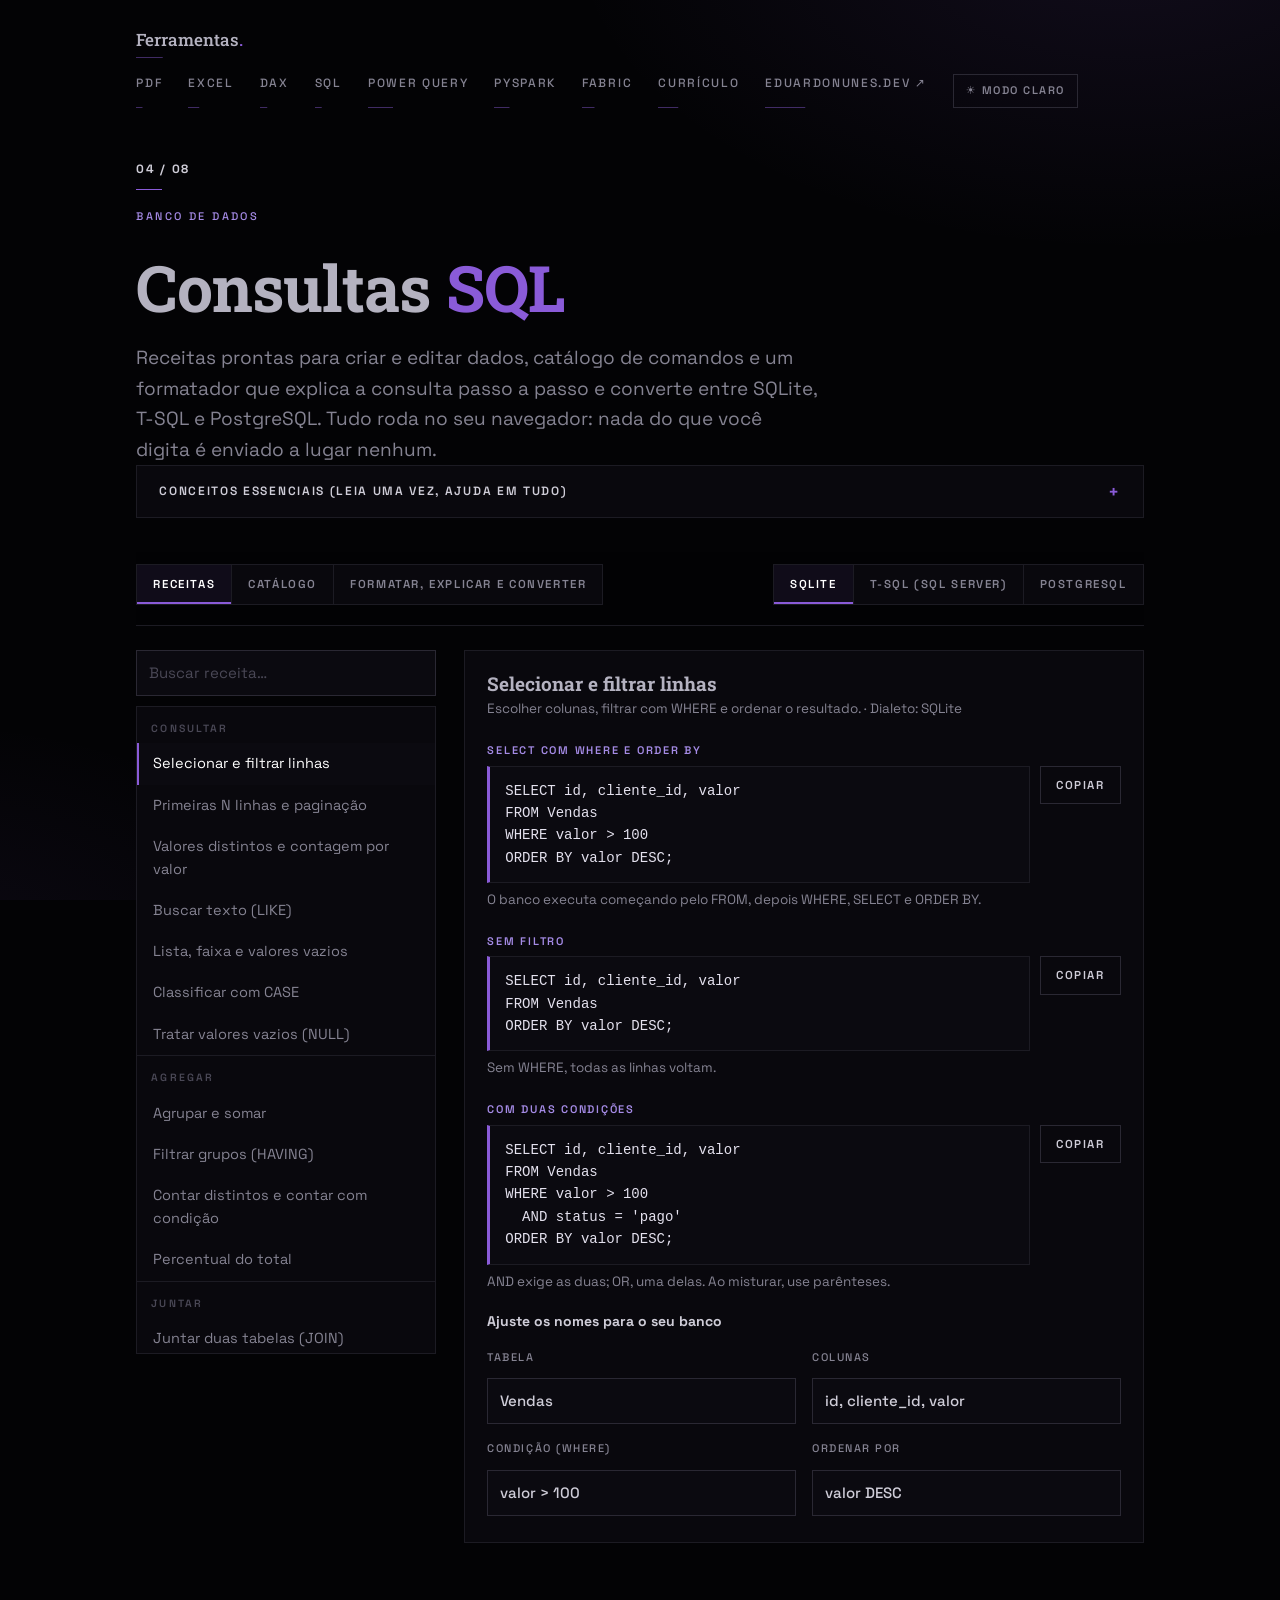
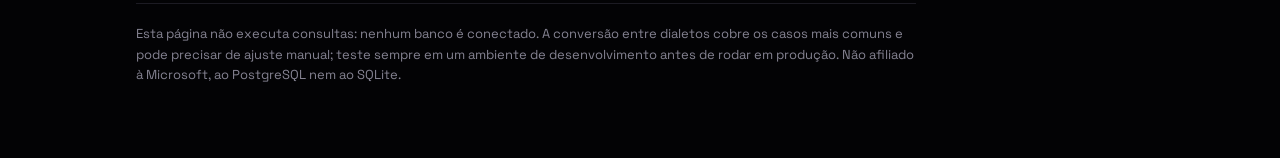
<file: sql/index.html>
<!doctype html>
<html lang="pt-BR">
<head>
<meta charset="utf-8">
<script>try{var t=localStorage.getItem('ferramentas-tema');document.documentElement.dataset.theme=(t==='light'?'light':'dark')}catch(e){document.documentElement.dataset.theme='dark'}</script>
<meta name="viewport" content="width=device-width, initial-scale=1">
<meta name="theme-color" content="#030305">
<!-- Nenhuma requisição de rede é permitida: tudo roda no navegador. -->
<meta http-equiv="Content-Security-Policy" content="default-src 'none'; script-src 'unsafe-inline'; style-src 'self' 'unsafe-inline'; font-src 'self'; img-src 'self' data:; base-uri 'none'; form-action 'none'">
<title>Consultas SQL · Ferramentas</title>
<meta name="description" content="Receitas, catálogo, formatador e conversor de SQL entre SQLite, T-SQL (SQL Server) e PostgreSQL. Para criar, editar e aprender SQL. Tudo no navegador, sem enviar nada a servidor.">
<link rel="icon" href="../assets/favicon.svg" type="image/svg+xml">
<link rel="stylesheet" href="../assets/tema.css?v=3">
<style>
.dia{display:flex;flex-wrap:wrap;gap:6px;margin-top:10px}
.dia span{font-size:10.5px;letter-spacing:.12em;text-transform:uppercase;border:1px solid var(--line);padding:2px 8px;color:var(--dim)}
.dia span.on{color:var(--accent-soft);border-color:var(--line2)}
.dia span.cur{border-color:var(--accent);background:var(--panel3);color:var(--on)}
.step{border-top:1px solid var(--line);padding:14px 0}
.step:first-child{border-top:0;padding-top:4px}
.step h3{font-family:var(--serif);font-size:17px;font-weight:600;color:var(--head);display:flex;gap:10px;align-items:baseline}
.step h3 i{font-style:normal;font-family:var(--sans);font-size:12px;color:var(--accent-soft);letter-spacing:.14em}
.step p{margin:6px 0 0;color:var(--muted);font-size:14.5px;max-width:48em}
.ctl .seg{margin-bottom:8px}
textarea#xin{min-height:150px}
.layout>*{min-width:0}
.seg{max-width:100%;flex-wrap:wrap}
@media (max-width:520px){.seg button{padding:9px 10px;letter-spacing:.08em}}
</style>
</head>
<body>
<div class="wrap">
<header class="topbar"><a class="logo" href="../">Ferramentas<i>.</i></a><nav style="display:flex;gap:26px;flex-wrap:wrap"><a href="../pdf/">PDF</a><a href="../excel/">Excel</a><a href="../dax/">DAX</a><a href="../sql/">SQL</a><a href="../powerquery/">Power Query</a><a href="../pyspark/">PySpark</a><a href="../fabric/">Fabric</a><a href="../curriculo/">Currículo</a><a href="https://eduardonunes.dev">eduardonunes.dev ↗</a><button class="theme-btn" id="themeBtn" type="button">☀ Modo claro</button></nav></header>
<div class="kicker"><span class="count">04 / 08</span><span class="bar"></span><span class="label">Banco de dados</span></div>
<h1>Consultas <em>SQL</em></h1>
<p class="sub">Receitas prontas para criar e editar dados, catálogo de comandos e um formatador que explica a consulta passo a passo e converte entre SQLite, T-SQL e PostgreSQL. Tudo roda no seu navegador: nada do que você digita é enviado a lugar nenhum.</p>

<details class="guide card">
  <summary>Conceitos essenciais (leia uma vez, ajuda em tudo)</summary>
  <dl>
    <dt>Ordem de execução</dt><dd>Você escreve <code>SELECT</code> primeiro, mas o banco executa nesta ordem: <code>FROM / JOIN</code> → <code>WHERE</code> → <code>GROUP BY</code> → <code>HAVING</code> → <code>SELECT</code> → <code>DISTINCT</code> → <code>ORDER BY</code> → <code>LIMIT / TOP</code>. Por isso um apelido criado no SELECT normalmente não pode ser usado no WHERE, mas pode ser usado no ORDER BY.</dd>
    <dt>WHERE × HAVING</dt><dd>WHERE filtra <b>linhas</b> antes de agrupar. HAVING filtra <b>grupos</b> depois de agrupar (é o lugar de COUNT, SUM, AVG…).</dd>
    <dt>NULL</dt><dd>NULL significa "valor desconhecido", não zero nem texto vazio. <code>coluna = NULL</code> nunca é verdadeiro: use <code>IS NULL</code>. COUNT(coluna) ignora NULL; COUNT(*) conta linhas. Qualquer conta com NULL dá NULL (use COALESCE).</dd>
    <dt>Tipos de JOIN</dt><dd><code>INNER</code>: só linhas com correspondência nos dois lados. <code>LEFT</code>: todas da esquerda, mesmo sem correspondência (a direita vem NULL). <code>FULL</code>: todas dos dois lados. <code>CROSS</code>: todas as combinações.</dd>
    <dt>Dialetos</dt><dd>SELECT, JOIN, GROUP BY, CASE e funções de janela são praticamente iguais em todos os bancos. O que muda são nomes de funções, datas, limite de linhas e criação de tabelas. A chave abaixo troca as receitas e o catálogo entre <b>SQLite</b>, <b>T-SQL</b> (SQL Server) e <b>PostgreSQL</b>.</dd>
    <dt>Editando dados com segurança</dt><dd><code>UPDATE</code> e <code>DELETE</code> sem WHERE afetam <b>todas</b> as linhas. Antes, rode um SELECT com o mesmo WHERE para ver o que será afetado, faça backup e use uma transação (<code>BEGIN</code> … <code>ROLLBACK</code> ou <code>COMMIT</code>).</dd>
    <dt>Maiúsculas e minúsculas</dt><dd>Palavras-chave (SELECT, from…) não diferenciam maiúsculas. Textos entre aspas simples podem diferenciar, conforme o banco e a configuração (collation).</dd>
  </dl>
</details>

<div class="ctl">
  <div class="seg" role="tablist" aria-label="Seções">
    <button role="tab" id="tab-receitas" aria-selected="true" data-tab="receitas">Receitas</button>
    <button role="tab" id="tab-catalogo" aria-selected="false" data-tab="catalogo">Catálogo</button>
    <button role="tab" id="tab-explicar" aria-selected="false" data-tab="explicar">Formatar, explicar e converter</button>
  </div>
  <div class="seg" role="group" aria-label="Dialeto">
    <button id="dia-s" aria-pressed="true" data-dia="s">SQLite</button>
    <button id="dia-t" aria-pressed="false" data-dia="t">T-SQL (SQL Server)</button>
    <button id="dia-p" aria-pressed="false" data-dia="p">PostgreSQL</button>
  </div>
</div>

<section id="p-receitas">
  <div class="layout">
    <div>
      <input type="search" id="rq" placeholder="Buscar receita…" aria-label="Buscar receita">
      <div class="rlist" id="rlist" style="margin-top:10px"></div>
    </div>
    <div id="rpanel"></div>
  </div>
</section>

<section id="p-catalogo" class="hide">
  <input type="search" id="cq" placeholder="Buscar comando (ex.: left join, coalesce, data)…" aria-label="Buscar comando">
  <div class="chips" id="ccats"></div>
  <div class="card" id="clist"></div>
</section>

<section id="p-explicar" class="hide">
  <div class="card">
    <label class="f">Cole uma consulta ou comando SQL
      <textarea id="xin" spellcheck="false" placeholder="select c.nome, sum(v.valor) total from vendas v join clientes c on c.id = v.cliente_id group by c.nome order by total desc limit 10"></textarea>
    </label>
    <div class="row" style="margin-top:10px;justify-content:flex-start;flex-wrap:wrap">
      <div class="seg" role="group" aria-label="Dialeto de entrada">
        <button id="src-a" aria-pressed="true" data-src="a">Detectar</button>
        <button id="src-s" aria-pressed="false" data-src="s">SQLite</button>
        <button id="src-t" aria-pressed="false" data-src="t">T-SQL</button>
        <button id="src-p" aria-pressed="false" data-src="p">PostgreSQL</button>
      </div>
      <button class="btn primary" id="xgo">Formatar e explicar</button>
      <button class="btn" id="xex">Usar exemplo</button>
      <span class="hint">O código é analisado aqui mesmo, no navegador.</span>
    </div>
  </div>
  <div id="xout"></div>
</section>

<footer>Esta página não executa consultas: nenhum banco é conectado. A conversão entre dialetos cobre os casos mais comuns e pode precisar de ajuste manual; teste sempre em um ambiente de desenvolvimento antes de rodar em produção. Não afiliado à Microsoft, ao PostgreSQL nem ao SQLite.</footer>
</div>

<script>
'use strict';
const DN={s:'SQLite',t:'T-SQL (SQL Server)',p:'PostgreSQL'};
const DS={s:'SQLite',t:'T-SQL',p:'PostgreSQL'};
/* Valor por dialeto: string, ou objeto com chaves s, t, p, combinações (sp, st, tp) e c (comum). */
function pick(x,d){
  if(x==null)return '';
  if(typeof x==='string')return x;
  if(x[d]!=null)return x[d];
  for(const k of ['sp','st','tp'])if(k.includes(d)&&x[k]!=null)return x[k];
  return x.c!=null?x.c:'';
}

/* ============ Catálogo ============
   E(nome, categoria, dialetos que têm, descrição, sintaxe, exemplo, dica, equivalentes) */
const E=(n,c,av,d,syn,ex,tip='',eq=null)=>[n,c,av,d,syn,ex,tip,eq];
const F=[
// ---- Comandos
E('SELECT','Comandos','stp','Escolhe as colunas (ou expressões) que aparecem no resultado.',`SELECT coluna1, coluna2 FROM tabela`,`SELECT nome, email FROM Clientes;`,'Evite SELECT * em consultas de produção: liste só o que precisa. Apelidos: coluna AS apelido.'),
E('DISTINCT','Comandos','stp','Remove linhas repetidas do resultado.',`SELECT DISTINCT coluna FROM tabela`,`SELECT DISTINCT cidade FROM Clientes;`,'Vale para a combinação de todas as colunas escolhidas. Se precisa contar, use COUNT(DISTINCT ...).'),
E('WHERE','Comandos','stp','Filtra linhas individuais, antes de qualquer agrupamento.',`SELECT colunas FROM tabela WHERE condição`,`SELECT * FROM Vendas WHERE valor > 100 AND status = 'pago';`,'Combine condições com AND, OR e parênteses. Para vazios, use IS NULL.'),
E('ORDER BY','Comandos','stp','Ordena o resultado final.',`ORDER BY coluna [ASC | DESC], ...`,`SELECT * FROM Vendas ORDER BY data DESC, valor DESC;`,'Sem ORDER BY a ordem das linhas não é garantida. NULL: no PostgreSQL vem por último em ordem crescente; no SQLite e no T-SQL, primeiro.'),
E('GROUP BY','Comandos','stp','Agrupa linhas com o mesmo valor para calcular agregações (soma, contagem…).',`SELECT coluna, AGREGAÇÃO(...) FROM tabela GROUP BY coluna`,`SELECT categoria, SUM(valor) AS total FROM Vendas GROUP BY categoria;`,'Toda coluna do SELECT que não é agregada precisa estar no GROUP BY.'),
E('HAVING','Comandos','stp','Filtra grupos depois de agrupar.',`... GROUP BY coluna HAVING condição_com_agregação`,`SELECT cliente_id, COUNT(*) FROM Vendas GROUP BY cliente_id HAVING COUNT(*) >= 5;`,'Condições sobre linhas simples vão no WHERE; sobre agregações, no HAVING.'),
E('INNER JOIN','Comandos','stp','Combina duas tabelas mantendo só as linhas com correspondência nos dois lados.',`FROM A INNER JOIN B ON A.chave = B.chave`,`SELECT v.id, c.nome FROM Vendas AS v INNER JOIN Clientes AS c ON c.id = v.cliente_id;`,'Escrever só JOIN equivale a INNER JOIN. Use apelidos de tabela (v, c) para deixar curto.'),
E('LEFT JOIN','Comandos','stp','Mantém todas as linhas da tabela da esquerda; sem correspondência, as colunas da direita vêm NULL.',`FROM A LEFT JOIN B ON A.chave = B.chave`,`SELECT c.nome, v.id FROM Clientes AS c LEFT JOIN Vendas AS v ON v.cliente_id = c.id;`,'Com WHERE v.id IS NULL, mostra quem não tem correspondência (clientes sem compras).'),
E('RIGHT JOIN','Comandos','stp','Igual ao LEFT JOIN, mas mantém todas as linhas da tabela da direita.',`FROM A RIGHT JOIN B ON A.chave = B.chave`,`SELECT c.nome, v.id FROM Vendas AS v RIGHT JOIN Clientes AS c ON c.id = v.cliente_id;`,'Quase sempre dá para inverter as tabelas e usar LEFT JOIN. No SQLite só existe a partir da versão 3.39.'),
E('FULL OUTER JOIN','Comandos','stp','Mantém todas as linhas dos dois lados, com ou sem correspondência.',`FROM A FULL OUTER JOIN B ON A.chave = B.chave`,`SELECT a.id, b.id FROM TabelaA AS a FULL OUTER JOIN TabelaB AS b ON b.id = a.id;`,'No SQLite só existe a partir da versão 3.39.'),
E('CROSS JOIN','Comandos','stp','Combina cada linha de uma tabela com todas as da outra (produto cartesiano).',`FROM A CROSS JOIN B`,`SELECT p.produto, m.mes FROM Produtos AS p CROSS JOIN Meses AS m;`,'Pode gerar tabelas enormes. Esquecer o ON em um JOIN também gera esse efeito sem querer.'),
E('UNION / UNION ALL','Comandos','stp','Empilha o resultado de duas consultas com as mesmas colunas.',`SELECT ... UNION [ALL] SELECT ...`,`SELECT id, valor FROM Vendas2024 UNION ALL SELECT id, valor FROM Vendas2025;`,'UNION remove duplicados (mais lento); UNION ALL mantém tudo. Prefira UNION ALL quando possível.'),
E('INTERSECT / EXCEPT','Comandos','stp','INTERSECT devolve linhas presentes nas duas consultas; EXCEPT, as da primeira que não estão na segunda.',`SELECT ... EXCEPT SELECT ...`,`SELECT cliente_id FROM Clientes EXCEPT SELECT cliente_id FROM Vendas;`,'As consultas precisam ter o mesmo número de colunas, com tipos compatíveis.'),
E('IN','Comandos','stp','Verifica se o valor está em uma lista ou no resultado de uma subconsulta.',`coluna IN (valor1, valor2, ...)`,`SELECT * FROM Clientes WHERE estado IN ('SP', 'RJ', 'MG');`,'Cuidado com NOT IN (subconsulta): se a subconsulta tiver NULL, nada é devolvido. Prefira NOT EXISTS.'),
E('EXISTS','Comandos','stp','Verdadeiro se a subconsulta devolve pelo menos uma linha.',`WHERE [NOT] EXISTS (SELECT 1 FROM ... WHERE ...)`,`SELECT * FROM Clientes c WHERE NOT EXISTS (SELECT 1 FROM Vendas v WHERE v.cliente_id = c.id);`,'Só importa se há linha, não o que o SELECT devolve (por isso o 1).'),
E('BETWEEN','Comandos','stp','Verifica se o valor está entre dois limites (inclusive).',`coluna BETWEEN mínimo AND máximo`,`SELECT * FROM Vendas WHERE valor BETWEEN 100 AND 500;`,'Com datas e horas, prefira coluna >= início AND coluna < fim, que não perde o último dia.'),
E('LIKE','Comandos','stp','Busca por padrão de texto: % = qualquer quantidade de caracteres, _ = um caractere.',`coluna LIKE 'padrão'`,`SELECT * FROM Clientes WHERE nome LIKE 'Mar%';`,'Maiúsculas: no SQLite ignora só as ASCII; no T-SQL depende da collation; no PostgreSQL diferencia (use ILIKE para ignorar). Começar com % impede o uso de índice.',{p:'ILIKE ignora maiúsculas e minúsculas: nome ILIKE \'mar%\''}),
E('LIMIT','Comandos','sp','Limita quantas linhas voltam (e opcionalmente pula as primeiras).',`SELECT ... ORDER BY ... LIMIT n [OFFSET m]`,`SELECT * FROM Vendas ORDER BY valor DESC LIMIT 10;`,'Use sempre com ORDER BY, senão as "10 primeiras" são arbitrárias.',{t:'No T-SQL use SELECT TOP (n) ... ou OFFSET ... FETCH.'}),
E('TOP','Comandos','t','Limita quantas linhas voltam, logo depois do SELECT.',`SELECT TOP (n) colunas FROM tabela ORDER BY ...`,`SELECT TOP (10) * FROM Vendas ORDER BY valor DESC;`,'Use com ORDER BY. TOP (n) PERCENT devolve uma porcentagem das linhas.',{s:'No SQLite use LIMIT n no fim da consulta.',p:'No PostgreSQL use LIMIT n no fim da consulta.'}),
E('OFFSET / FETCH','Comandos','tp','Paginação no padrão SQL: pula m linhas e devolve as n seguintes.',`ORDER BY ... OFFSET m ROWS FETCH NEXT n ROWS ONLY`,`SELECT * FROM Vendas ORDER BY id OFFSET 20 ROWS FETCH NEXT 10 ROWS ONLY;`,'No T-SQL exige ORDER BY.',{s:'No SQLite use LIMIT n OFFSET m.'}),
E('WITH (CTE)','Comandos','stp','Define uma consulta temporária com nome, para usar como se fosse uma tabela.',`WITH nome AS (SELECT ...) SELECT ... FROM nome`,`WITH totais AS (SELECT cliente_id, SUM(valor) AS total FROM Vendas GROUP BY cliente_id) SELECT * FROM totais WHERE total > 1000;`,'Deixa consultas complexas legíveis, em etapas. Pode haver várias, separadas por vírgula.'),
E('INSERT','Comandos','stp','Adiciona linhas a uma tabela.',`INSERT INTO tabela (colunas) VALUES (valores)`,`INSERT INTO Clientes (nome, email) VALUES ('Maria', 'maria@exemplo.com');`,'Informe sempre as colunas, para não depender da ordem. Dá para inserir o resultado de um SELECT.'),
E('UPDATE','Comandos','stp','Altera valores de linhas existentes.',`UPDATE tabela SET coluna = valor [, ...] WHERE condição`,`UPDATE Clientes SET status = 'inativo' WHERE id = 10;`,'Sem WHERE, TODAS as linhas são alteradas. Teste antes com SELECT e o mesmo WHERE.'),
E('DELETE','Comandos','stp','Exclui linhas de uma tabela.',`DELETE FROM tabela WHERE condição`,`DELETE FROM Vendas WHERE id = 10;`,'Sem WHERE, apaga tudo. Use uma transação e confira o resultado antes de confirmar.'),
// ---- Agregação
E('COUNT','Agregação','stp','Conta linhas (COUNT(*)) ou valores não nulos de uma coluna.',`COUNT(*)  |  COUNT(coluna)  |  COUNT(DISTINCT coluna)`,`SELECT COUNT(*) AS pedidos, COUNT(DISTINCT cliente_id) AS clientes FROM Vendas;`,'COUNT(coluna) ignora NULL; COUNT(*) conta a linha inteira.'),
E('SUM','Agregação','stp','Soma os valores de uma coluna (ignora NULL).',`SUM(coluna)`,`SELECT SUM(valor) AS total FROM Vendas;`,'Se todas as linhas forem NULL ou não houver linhas, devolve NULL (use COALESCE(SUM(...), 0)).'),
E('AVG','Agregação','stp','Média dos valores de uma coluna (ignora NULL).',`AVG(coluna)`,`SELECT AVG(valor) AS media FROM Vendas;`,'Em colunas inteiras, o T-SQL devolve média inteira (divide como inteiros): use AVG(CAST(coluna AS DECIMAL(12,2))) ou multiplique por 1.0.'),
E('MIN / MAX','Agregação','stp','Menor e maior valor de uma coluna (números, textos e datas).',`MIN(coluna)  |  MAX(coluna)`,`SELECT MIN(data) AS primeira, MAX(data) AS ultima FROM Vendas;`),
E('STRING_AGG / GROUP_CONCAT','Agregação','stp','Junta os textos de várias linhas em um só, com um separador.',{s:`GROUP_CONCAT(coluna, separador)`,t:`STRING_AGG(coluna, separador) [WITHIN GROUP (ORDER BY ...)]`,p:`STRING_AGG(coluna, separador [ORDER BY ...])`},{s:`SELECT cliente_id, GROUP_CONCAT(produto, ', ') FROM Itens GROUP BY cliente_id;`,t:`SELECT cliente_id, STRING_AGG(produto, ', ') FROM Itens GROUP BY cliente_id;`,p:`SELECT cliente_id, STRING_AGG(produto, ', ' ORDER BY produto) FROM Itens GROUP BY cliente_id;`},'STRING_AGG exige SQL Server 2017+. No SQLite, a partir da 3.44 também existe STRING_AGG.'),
// ---- Lógica e NULL
E('CASE','Lógica e NULL','stp','Condicional: devolve o resultado do primeiro WHEN verdadeiro.',`CASE WHEN condição THEN valor ... ELSE valor_padrão END`,`SELECT valor, CASE WHEN valor >= 1000 THEN 'Alto' WHEN valor >= 500 THEN 'Médio' ELSE 'Baixo' END AS faixa FROM Vendas;`,'Os WHEN são avaliados em ordem. Sem ELSE, o que não casa vira NULL. Dentro de SUM, vira soma condicional.'),
E('COALESCE','Lógica e NULL','stp','Devolve o primeiro valor que não é NULL.',`COALESCE(valor1, valor2, ...)`,`SELECT COALESCE(desconto, 0) AS desconto FROM Vendas;`,'Funciona em todos os bancos. É a forma mais portátil de tratar NULL.'),
E('NULLIF','Lógica e NULL','stp','Devolve NULL se os dois valores forem iguais; senão, o primeiro.',`NULLIF(valor, comparado)`,`SELECT lucro / NULLIF(receita, 0) AS margem FROM Resumo;`,'Truque clássico contra divisão por zero.'),
E('IIF','Lógica e NULL','st','Versão curta do CASE para duas saídas.',`IIF(condição, se_verdadeiro, se_falso)`,`SELECT IIF(valor > 100, 'Grande', 'Pequeno') FROM Vendas;`,'No SQLite existe a partir da 3.32.',{p:'No PostgreSQL use CASE WHEN condição THEN a ELSE b END.'}),
E('ISNULL / IFNULL','Lógica e NULL','st','Troca NULL por um valor (apenas dois argumentos).',{s:`IFNULL(valor, substituto)`,t:`ISNULL(valor, substituto)`},{s:`SELECT IFNULL(desconto, 0) FROM Vendas;`,t:`SELECT ISNULL(desconto, 0) FROM Vendas;`},'COALESCE faz o mesmo e funciona em todos os bancos.',{p:'No PostgreSQL use COALESCE(valor, substituto).'}),
E('CAST','Lógica e NULL','stp','Converte um valor para outro tipo de dado.',`CAST(valor AS tipo)`,`SELECT CAST(valor AS INTEGER) FROM Vendas;`,'Os nomes dos tipos variam: INTEGER/INT, TEXT/VARCHAR, REAL/DECIMAL. No PostgreSQL também existe valor::tipo. No T-SQL, TRY_CAST devolve NULL em vez de erro.'),
E('IS NULL / IS NOT NULL','Lógica e NULL','stp','Testa se um valor é (ou não é) NULL.',`coluna IS NULL  |  coluna IS NOT NULL`,`SELECT * FROM Clientes WHERE email IS NULL;`,'coluna = NULL nunca retorna linhas.'),
// ---- Texto
E('UPPER / LOWER','Texto','stp','Converte o texto para maiúsculas ou minúsculas.',`UPPER(texto)  |  LOWER(texto)`,`SELECT UPPER(nome) FROM Clientes;`),
E('TRIM','Texto','stp','Remove espaços do começo e do fim (LTRIM e RTRIM, de um lado só).',`TRIM(texto)  |  LTRIM(texto)  |  RTRIM(texto)`,`SELECT TRIM(nome) FROM Clientes;`,'No SQL Server, TRIM existe a partir de 2017; antes use LTRIM(RTRIM(texto)).'),
E('LENGTH / LEN','Texto','stp','Quantidade de caracteres de um texto.',{s:`LENGTH(texto)`,t:`LEN(texto)`,p:`LENGTH(texto)`},{s:`SELECT LENGTH(nome) FROM Clientes;`,t:`SELECT LEN(nome) FROM Clientes;`,p:`SELECT LENGTH(nome) FROM Clientes;`},'O LEN do T-SQL ignora espaços no final.'),
E('SUBSTR / SUBSTRING','Texto','stp','Extrai um pedaço do texto, a partir de uma posição (começa em 1).',{s:`SUBSTR(texto, início, [tamanho])`,t:`SUBSTRING(texto, início, tamanho)`,p:`SUBSTRING(texto, início, [tamanho])`},{s:`SELECT SUBSTR(cpf, 1, 3) FROM Clientes;`,t:`SELECT SUBSTRING(cpf, 1, 3) FROM Clientes;`,p:`SELECT SUBSTRING(cpf, 1, 3) FROM Clientes;`},'No T-SQL o tamanho é obrigatório.'),
E('REPLACE','Texto','stp','Troca todas as ocorrências de um trecho por outro.',`REPLACE(texto, procurar, substituir)`,`SELECT REPLACE(telefone, '-', '') FROM Clientes;`),
E('CONCAT / ||','Texto','stp','Junta textos.',{s:`texto1 || texto2   (CONCAT na 3.44+)`,t:`texto1 + texto2   |   CONCAT(texto1, texto2, ...)`,p:`texto1 || texto2   |   CONCAT(texto1, texto2, ...)`},{s:`SELECT nome || ' ' || sobrenome FROM Clientes;`,t:`SELECT nome + ' ' + sobrenome FROM Clientes;`,p:`SELECT nome || ' ' || sobrenome FROM Clientes;`},'Com ||, ou + no T-SQL, um NULL deixa o resultado NULL. CONCAT trata NULL como vazio (PostgreSQL e SQL Server).'),
E('INSTR / CHARINDEX / STRPOS','Texto','stp','Posição de um trecho dentro do texto (0 se não achar).',{s:`INSTR(texto, procurado)`,t:`CHARINDEX(procurado, texto)`,p:`STRPOS(texto, procurado)`},{s:`SELECT INSTR(email, '@') FROM Clientes;`,t:`SELECT CHARINDEX('@', email) FROM Clientes;`,p:`SELECT STRPOS(email, '@') FROM Clientes;`},'Atenção: a ordem dos argumentos do T-SQL é invertida em relação aos outros dois.'),
E('LEFT / RIGHT','Texto','tp','Pega os N primeiros (ou últimos) caracteres.',`LEFT(texto, n)  |  RIGHT(texto, n)`,`SELECT LEFT(cep, 5) FROM Clientes;`,'',{s:'No SQLite use SUBSTR(texto, 1, n) e SUBSTR(texto, -n).'}),
// ---- Número
E('ROUND','Número','stp','Arredonda um número para N casas decimais.',`ROUND(número, casas)`,`SELECT ROUND(valor * 0.1, 2) FROM Vendas;`,'No PostgreSQL, ROUND com casas exige tipo NUMERIC (use CAST se for FLOAT).'),
E('CEIL / FLOOR','Número','stp','Arredonda para cima (teto) ou para baixo (piso) até o inteiro.',{s:`CEIL(número)  |  FLOOR(número)`,t:`CEILING(número)  |  FLOOR(número)`,p:`CEIL(número)  |  FLOOR(número)`},{s:`SELECT CEIL(valor) FROM Vendas;`,t:`SELECT CEILING(valor) FROM Vendas;`,p:`SELECT CEIL(valor) FROM Vendas;`},'No T-SQL o teto se chama CEILING. No SQLite exige a versão 3.35+.'),
E('ABS','Número','stp','Valor absoluto (sem sinal).',`ABS(número)`,`SELECT ABS(saldo) FROM Contas;`),
E('Resto da divisão (%)','Número','stp','Resto da divisão inteira.',{s:`a % b`,t:`a % b`,p:`MOD(a, b)  |  a % b`},{s:`SELECT id FROM Vendas WHERE id % 2 = 0;`,t:`SELECT id FROM Vendas WHERE id % 2 = 0;`,p:`SELECT id FROM Vendas WHERE MOD(id, 2) = 0;`},'Útil para separar pares e ímpares.'),
E('POWER / SQRT','Número','stp','Potência e raiz quadrada.',`POWER(base, expoente)  |  SQRT(número)`,`SELECT POWER(2, 10), SQRT(81);`,'No SQLite essas funções exigem a versão 3.35+ com funções matemáticas habilitadas.'),
E('RANDOM / RAND','Número','stp','Número aleatório (útil para amostras).',{s:`RANDOM()`,t:`RAND()`,p:`RANDOM()`},{s:`SELECT * FROM Vendas ORDER BY RANDOM() LIMIT 10;`,t:`SELECT TOP (10) * FROM Vendas ORDER BY NEWID();`,p:`SELECT * FROM Vendas ORDER BY RANDOM() LIMIT 10;`},'No T-SQL, ORDER BY RAND() dá o mesmo valor para todas as linhas; use NEWID() para sortear linhas.'),
// ---- Data e hora
E('Data e hora atuais','Data e hora','stp','Data e hora do momento da consulta.',{s:`DATE('now')  |  DATETIME('now')`,t:`GETDATE()  |  CAST(GETDATE() AS DATE)`,p:`NOW()  |  CURRENT_DATE`},{s:`SELECT DATE('now'), DATETIME('now');`,t:`SELECT GETDATE(), CAST(GETDATE() AS DATE);`,p:`SELECT NOW(), CURRENT_DATE;`},'CURRENT_TIMESTAMP funciona nos três.'),
E('Somar a uma data','Data e hora','stp','Avança ou recua uma data em dias, meses ou anos.',{s:`DATE(data, '+N days' | '+N months' | '+N years')`,t:`DATEADD(DAY | MONTH | YEAR, N, data)`,p:`data + INTERVAL 'N days'`},{s:`SELECT DATE(data_pedido, '+30 days') FROM Pedidos;`,t:`SELECT DATEADD(DAY, 30, data_pedido) FROM Pedidos;`,p:`SELECT data_pedido + INTERVAL '30 days' FROM Pedidos;`},'Use valor negativo para voltar no tempo.'),
E('Diferença entre datas','Data e hora','stp','Quantidade de dias (ou outra unidade) entre duas datas.',{s:`JULIANDAY(fim) - JULIANDAY(início)`,t:`DATEDIFF(DAY, início, fim)`,p:`fim::date - início::date`},{s:`SELECT JULIANDAY(data_entrega) - JULIANDAY(data_pedido) FROM Pedidos;`,t:`SELECT DATEDIFF(DAY, data_pedido, data_entrega) FROM Pedidos;`,p:`SELECT data_entrega::date - data_pedido::date FROM Pedidos;`},'O DATEDIFF do T-SQL conta as fronteiras cruzadas (de 31/12 para 01/01 é 1 ano).'),
E('Extrair ano e mês','Data e hora','stp','Pega uma parte da data.',{s:`STRFTIME('%Y', data)  |  STRFTIME('%m', data)`,t:`YEAR(data)  |  MONTH(data)  |  DATEPART(parte, data)`,p:`EXTRACT(YEAR FROM data)  |  EXTRACT(MONTH FROM data)`},{s:`SELECT STRFTIME('%Y', data), STRFTIME('%m', data) FROM Vendas;`,t:`SELECT YEAR(data), MONTH(data) FROM Vendas;`,p:`SELECT EXTRACT(YEAR FROM data), EXTRACT(MONTH FROM data) FROM Vendas;`},'No SQLite o STRFTIME devolve texto; use CAST(... AS INTEGER) se precisar do número.'),
E('Formatar data como texto','Data e hora','stp','Mostra a data em um formato, como 2025-03.',{s:`STRFTIME('%Y-%m', data)`,t:`FORMAT(data, 'yyyy-MM')`,p:`TO_CHAR(data, 'YYYY-MM')`},{s:`SELECT STRFTIME('%Y-%m', data) FROM Vendas;`,t:`SELECT FORMAT(data, 'yyyy-MM') FROM Vendas;`,p:`SELECT TO_CHAR(data, 'YYYY-MM') FROM Vendas;`},'O resultado é texto: bom para agrupar por mês, mas não use em filtros de intervalo.'),
E('Primeiro dia do mês','Data e hora','stp','Leva uma data ao dia 1 do mesmo mês.',{s:`DATE(data, 'start of month')`,t:`DATEFROMPARTS(YEAR(data), MONTH(data), 1)`,p:`DATE_TRUNC('month', data)::date`},{s:`SELECT DATE(data, 'start of month') FROM Vendas;`,t:`SELECT DATEFROMPARTS(YEAR(data), MONTH(data), 1) FROM Vendas;`,p:`SELECT DATE_TRUNC('month', data)::date FROM Vendas;`},'Ótimo para agrupar por mês mantendo uma data de verdade.'),
// ---- Janela
E('ROW_NUMBER','Janela','stp','Numera as linhas (1, 2, 3...) dentro de uma partição, na ordem indicada.',`ROW_NUMBER() OVER ([PARTITION BY ...] ORDER BY ...)`,`SELECT *, ROW_NUMBER() OVER (PARTITION BY cliente_id ORDER BY data DESC) AS rn FROM Vendas;`,'Base de "pegar a última linha de cada grupo" e de remover duplicados. No SQLite exige a versão 3.25+.'),
E('RANK / DENSE_RANK','Janela','stp','Classificação com empates: RANK pula posições depois do empate; DENSE_RANK não pula.',`RANK() OVER (ORDER BY ...)  |  DENSE_RANK() OVER (ORDER BY ...)`,`SELECT produto, RANK() OVER (ORDER BY total DESC) AS pos FROM Resumo;`),
E('NTILE','Janela','stp','Divide as linhas em N grupos de tamanho parecido (quartis, decis).',`NTILE(n) OVER (ORDER BY ...)`,`SELECT cliente_id, NTILE(4) OVER (ORDER BY total DESC) AS quartil FROM Resumo;`),
E('LAG / LEAD','Janela','stp','Valor da linha anterior (LAG) ou seguinte (LEAD), segundo a ordem.',`LAG(coluna, [n], [padrão]) OVER (ORDER BY ...)`,`SELECT mes, total, LAG(total) OVER (ORDER BY mes) AS mes_anterior FROM Resumo;`,'A primeira linha não tem anterior: vem NULL (ou o valor padrão).'),
E('FIRST_VALUE / LAST_VALUE','Janela','stp','Primeiro ou último valor da janela.',`FIRST_VALUE(coluna) OVER (PARTITION BY ... ORDER BY ...)`,`SELECT *, FIRST_VALUE(valor) OVER (PARTITION BY cliente_id ORDER BY data) AS primeira_compra FROM Vendas;`,'LAST_VALUE exige definir o quadro (ROWS BETWEEN ... AND UNBOUNDED FOLLOWING), senão devolve a própria linha.'),
E('SUM() OVER (acumulado)','Janela','stp','Agregação sem agrupar: soma acumulada, média móvel, total geral ao lado de cada linha.',`SUM(coluna) OVER (ORDER BY ... ROWS BETWEEN 6 PRECEDING AND CURRENT ROW)`,`SELECT data, valor, SUM(valor) OVER (ORDER BY data) AS acumulado FROM Vendas;`,'Sem ORDER BY dentro do OVER, soma o total de toda a partição.'),
// ---- Estrutura
E('CREATE TABLE','Estrutura','stp','Cria uma tabela com colunas, tipos e regras.',`CREATE TABLE nome (coluna tipo [restrições], ...)`,{s:`CREATE TABLE Clientes (id INTEGER PRIMARY KEY AUTOINCREMENT, nome TEXT NOT NULL);`,t:`CREATE TABLE Clientes (id INT IDENTITY(1,1) PRIMARY KEY, nome NVARCHAR(100) NOT NULL);`,p:`CREATE TABLE Clientes (id INTEGER GENERATED ALWAYS AS IDENTITY PRIMARY KEY, nome VARCHAR(100) NOT NULL);`},'Os tipos e a coluna numerada automaticamente mudam em cada banco. Veja a receita "Criar tabela".'),
E('ALTER TABLE','Estrutura','stp','Altera uma tabela existente (adicionar, renomear ou remover colunas).',`ALTER TABLE tabela ADD [COLUMN] coluna tipo`,{s:`ALTER TABLE Clientes ADD COLUMN telefone TEXT;`,t:`ALTER TABLE Clientes ADD telefone NVARCHAR(20);`,p:`ALTER TABLE Clientes ADD COLUMN telefone VARCHAR(20);`},'No T-SQL, ADD não leva a palavra COLUMN. Renomear coluna também varia: veja a receita.'),
E('DROP TABLE','Estrutura','stp','Apaga a tabela e todos os dados dela.',`DROP TABLE [IF EXISTS] tabela`,`DROP TABLE IF EXISTS Temporaria;`,'Irreversível sem backup. IF EXISTS evita erro quando a tabela não existe (T-SQL 2016+).'),
E('TRUNCATE','Estrutura','tp','Esvazia a tabela inteira, de forma rápida.',`TRUNCATE TABLE tabela`,`TRUNCATE TABLE Log;`,'Não aceita WHERE. Mantém a estrutura da tabela.',{s:'No SQLite use DELETE FROM tabela (sem WHERE).'}),
E('CREATE INDEX','Estrutura','stp','Cria um índice para acelerar buscas e junções em uma coluna.',`CREATE [UNIQUE] INDEX nome ON tabela (colunas)`,`CREATE INDEX idx_vendas_cliente ON Vendas (cliente_id);`,'Índice acelera leitura, mas deixa inserções e atualizações um pouco mais lentas. Indexe colunas usadas em WHERE e JOIN.'),
E('CREATE VIEW','Estrutura','stp','Guarda uma consulta com nome, que se usa como uma tabela.',`CREATE VIEW nome AS SELECT ...`,`CREATE VIEW vw_total_cliente AS SELECT cliente_id, SUM(valor) AS total FROM Vendas GROUP BY cliente_id;`,'A view não guarda dados: executa a consulta a cada uso. No T-SQL precisa ser o primeiro comando do lote.'),
E('PRIMARY KEY / FOREIGN KEY','Estrutura','stp','Chave primária identifica cada linha; chave estrangeira liga uma coluna à chave de outra tabela.',`PRIMARY KEY (coluna)  |  FOREIGN KEY (coluna) REFERENCES outra (coluna)`,`CREATE TABLE Vendas (id INT PRIMARY KEY, cliente_id INT, FOREIGN KEY (cliente_id) REFERENCES Clientes (id));`,'No SQLite, chaves estrangeiras só são verificadas depois de PRAGMA foreign_keys = ON.'),
E('UNIQUE / CHECK / DEFAULT','Estrutura','stp','Regras da coluna: sem repetição, com condição, com valor padrão.',`coluna tipo UNIQUE CHECK (condição) DEFAULT valor`,`saldo NUMERIC(12,2) NOT NULL DEFAULT 0 CHECK (saldo >= 0)`,'Regras no banco protegem os dados mesmo se o aplicativo falhar.'),
E('Transações','Estrutura','stp','Agrupa comandos para confirmar tudo junto (COMMIT) ou desfazer tudo (ROLLBACK).',{s:`BEGIN; ... COMMIT;  |  ROLLBACK;`,t:`BEGIN TRANSACTION; ... COMMIT;  |  ROLLBACK;`,p:`BEGIN; ... COMMIT;  |  ROLLBACK;`},{s:`BEGIN; DELETE FROM Vendas WHERE id = 10; ROLLBACK;`,t:`BEGIN TRANSACTION; DELETE FROM Vendas WHERE id = 10; ROLLBACK;`,p:`BEGIN; DELETE FROM Vendas WHERE id = 10; ROLLBACK;`},'Rode o comando, confira o resultado e só então dê COMMIT.'),
E('ON CONFLICT / MERGE','Estrutura','stp','Inserir ou atualizar: se a linha já existe, atualiza; senão, insere (upsert).',{s:`INSERT ... ON CONFLICT (chave) DO UPDATE SET ...`,t:`MERGE tabela AS t USING ... ON t.chave = s.chave WHEN MATCHED ... WHEN NOT MATCHED ...`,p:`INSERT ... ON CONFLICT (chave) DO UPDATE SET ...`},{s:`INSERT INTO Clientes (id, nome) VALUES (1, 'Maria') ON CONFLICT (id) DO UPDATE SET nome = excluded.nome;`,t:`MERGE Clientes AS t USING (VALUES (1, 'Maria')) AS s (id, nome) ON t.id = s.id WHEN MATCHED THEN UPDATE SET nome = s.nome WHEN NOT MATCHED THEN INSERT (id, nome) VALUES (s.id, s.nome);`,p:`INSERT INTO Clientes (id, nome) VALUES (1, 'Maria') ON CONFLICT (id) DO UPDATE SET nome = excluded.nome;`},'No SQLite exige a versão 3.24+. O MERGE do T-SQL precisa terminar com ponto e vírgula.'),
E('RETURNING / OUTPUT','Estrutura','stp','Devolve as linhas afetadas por um INSERT, UPDATE ou DELETE.',{s:`INSERT ... RETURNING colunas`,t:`INSERT ... OUTPUT inserted.coluna ... VALUES ...`,p:`INSERT ... RETURNING colunas`},{s:`INSERT INTO Clientes (nome) VALUES ('Ana') RETURNING id;`,t:`INSERT INTO Clientes (nome) OUTPUT inserted.id VALUES ('Ana');`,p:`INSERT INTO Clientes (nome) VALUES ('Ana') RETURNING id;`},'Útil para saber o id gerado. No SQLite exige a versão 3.35+.')
];
const CATS=['Comandos','Agregação','Lógica e NULL','Texto','Número','Data e hora','Janela','Estrutura'];
const IDX={};F.forEach(e=>e[0].split(' / ').forEach(n=>{IDX[n.trim().toUpperCase()]=e;}));
['LEN','CEILING','STRPOS','CHARINDEX','INSTR','SUBSTR','SUBSTRING','IFNULL','ISNULL','GROUP_CONCAT','STRING_AGG','RAND','RANDOM','CEIL','FLOOR','DENSE_RANK','LEAD','LAG'].forEach(n=>{if(!IDX[n]){const e=F.find(x=>x[0].toUpperCase().split(/[ /]+/).includes(n));if(e)IDX[n]=e;}});
const norm=s=>s.normalize('NFD').replace(/[̀-ͯ]/g,'').toUpperCase();

/* ============ Utilitários de interface ============ */
const $=s=>document.querySelector(s);
const el=(t,a={},...k)=>{const e=document.createElement(t);for(const[x,v]of Object.entries(a)){if(x==='class')e.className=v;else if(x.startsWith('on'))e.addEventListener(x.slice(2),v);else if(v===true)e.setAttribute(x,'');else if(v!==false&&v!=null)e.setAttribute(x,v);}for(const c of k.flat())e.append(c&&c.nodeType?c:document.createTextNode(c??''));return e;};
let dia='s';
try{const s=localStorage.getItem('sql-dia'); if(s==='s'||s==='t'||s==='p') dia=s;}catch{}
function copy(text,btn){
  const done=()=>{const o=btn.textContent;btn.textContent='Copiado!';setTimeout(()=>btn.textContent=o,1200);};
  if(navigator.clipboard&&window.isSecureContext){navigator.clipboard.writeText(text).then(done,fallback);} else fallback();
  function fallback(){const t=el('textarea',{style:'position:fixed;opacity:0'});t.value=text;document.body.append(t);t.select();try{document.execCommand('copy');done();}catch{btn.textContent='Selecione e copie';}t.remove();}
}
const fmtOut=text=>{const b=el('button',{class:'btn',type:'button','aria-label':'Copiar código'},'Copiar');b.addEventListener('click',()=>copy(text,b));return el('div',{class:'row'},el('div',{class:'out'},text),b);};
function setHash(h){try{history.replaceState(null,'','#'+h);}catch{}}

/* ============ Receitas ============
   campos: [chave, rótulo, padrão, dica]  |  modelos com ⟨chave⟩; texto ou objeto por dialeto (s, t, p, sp, st, tp, c) */
const R=[
// ---------- Consultar
{id:'select',cat:'Consultar',title:'Selecionar e filtrar linhas',goal:'Escolher colunas, filtrar com WHERE e ordenar o resultado.',
 fields:[['tab','Tabela','Vendas'],['cols','Colunas','id, cliente_id, valor'],['cond','Condição (WHERE)','valor > 100'],['ord','Ordenar por','valor DESC']],
 main:{label:'SELECT com WHERE e ORDER BY',tpl:`SELECT ⟨cols⟩
FROM ⟨tab⟩
WHERE ⟨cond⟩
ORDER BY ⟨ord⟩;`,note:'O banco executa começando pelo FROM, depois WHERE, SELECT e ORDER BY.'},
 alts:[{label:'Sem filtro',tpl:`SELECT ⟨cols⟩
FROM ⟨tab⟩
ORDER BY ⟨ord⟩;`,note:'Sem WHERE, todas as linhas voltam.'},{label:'Com duas condições',tpl:`SELECT ⟨cols⟩
FROM ⟨tab⟩
WHERE ⟨cond⟩
  AND status = 'pago'
ORDER BY ⟨ord⟩;`,note:'AND exige as duas; OR, uma delas. Ao misturar, use parênteses.'}]},
{id:'topn',cat:'Consultar',title:'Primeiras N linhas e paginação',goal:'Limitar o resultado (as 10 maiores vendas, por exemplo) e paginar.',
 fields:[['tab','Tabela','Vendas'],['cols','Colunas','id, cliente_id, valor'],['ord','Ordenar por','valor DESC'],['n','Quantidade de linhas','10'],['pular','Linhas a pular (página)','20']],
 main:{label:'Primeiras N linhas',tpl:{sp:`SELECT ⟨cols⟩
FROM ⟨tab⟩
ORDER BY ⟨ord⟩
LIMIT ⟨n⟩;`,t:`SELECT TOP (⟨n⟩) ⟨cols⟩
FROM ⟨tab⟩
ORDER BY ⟨ord⟩;`},note:{sp:'LIMIT vai no fim da consulta. Sem ORDER BY, as "primeiras" linhas são arbitrárias.',t:'TOP vem logo depois do SELECT. Sem ORDER BY, as "primeiras" linhas são arbitrárias.'}},
 alts:[{label:'Paginação',tpl:{sp:`SELECT ⟨cols⟩
FROM ⟨tab⟩
ORDER BY ⟨ord⟩
LIMIT ⟨n⟩ OFFSET ⟨pular⟩;`,t:`SELECT ⟨cols⟩
FROM ⟨tab⟩
ORDER BY ⟨ord⟩
OFFSET ⟨pular⟩ ROWS FETCH NEXT ⟨n⟩ ROWS ONLY;`},note:{sp:'Página 3 de 10 em 10: pular 20.',t:'No T-SQL, OFFSET/FETCH exige ORDER BY.'}}]},
{id:'distinct',cat:'Consultar',title:'Valores distintos e contagem por valor',goal:'Ver quais valores existem em uma coluna e quantas vezes cada um aparece.',
 fields:[['tab','Tabela','Clientes'],['col','Coluna','cidade']],
 main:{label:'Valores distintos',tpl:`SELECT DISTINCT ⟨col⟩
FROM ⟨tab⟩
ORDER BY ⟨col⟩;`,note:''},
 alts:[{label:'Distintos com a contagem de cada um',tpl:`SELECT ⟨col⟩, COUNT(*) AS qtd
FROM ⟨tab⟩
GROUP BY ⟨col⟩
ORDER BY qtd DESC;`,note:'Ótimo para conhecer os dados e achar valores digitados de forma diferente.'}]},
{id:'like',cat:'Consultar',title:'Buscar texto (LIKE)',goal:'Achar linhas cujo texto contém ou começa com algo.',
 fields:[['tab','Tabela','Clientes'],['col','Coluna','nome'],['txt','Texto procurado','mar']],
 main:{label:'Contém o texto',tpl:`SELECT *
FROM ⟨tab⟩
WHERE ⟨col⟩ LIKE '%⟨txt⟩%';`,note:'% = qualquer quantidade de caracteres; _ = exatamente um.'},
 alts:[{label:'Começa com',tpl:`SELECT *
FROM ⟨tab⟩
WHERE ⟨col⟩ LIKE '⟨txt⟩%';`,note:'Sem % no início, o banco consegue usar um índice.'},{label:'Ignorando maiúsculas e minúsculas',tpl:{p:`SELECT *
FROM ⟨tab⟩
WHERE ⟨col⟩ ILIKE '%⟨txt⟩%';`,c:`SELECT *
FROM ⟨tab⟩
WHERE LOWER(⟨col⟩) LIKE LOWER('%⟨txt⟩%');`},note:{p:'ILIKE é exclusivo do PostgreSQL.',s:'O LIKE do SQLite já ignora maiúsculas só para letras ASCII (sem acentos); LOWER ajuda em parte.',t:'No SQL Server depende da collation; com a mais comum (CI) o LIKE já ignora maiúsculas.'}}]},
{id:'faixas',cat:'Consultar',title:'Lista, faixa e valores vazios',goal:'Filtrar com IN, BETWEEN e IS NULL.',
 fields:[['tab','Tabela','Vendas'],['col','Coluna de texto','status'],['lista','Valores da lista',`'pago', 'pendente'`],['num','Coluna numérica','valor'],['min','Mínimo','100'],['max','Máximo','500']],
 main:{label:'Valor em uma lista (IN)',tpl:`SELECT *
FROM ⟨tab⟩
WHERE ⟨col⟩ IN (⟨lista⟩);`,note:'Textos vão entre aspas simples.'},
 alts:[{label:'Dentro de uma faixa (BETWEEN)',tpl:`SELECT *
FROM ⟨tab⟩
WHERE ⟨num⟩ BETWEEN ⟨min⟩ AND ⟨max⟩;`,note:'Inclui os dois extremos.'},{label:'Vazios (NULL)',tpl:`SELECT *
FROM ⟨tab⟩
WHERE ⟨col⟩ IS NULL;`,note:'Nunca use = NULL. Para o contrário, IS NOT NULL.'}]},
{id:'case',cat:'Consultar',title:'Classificar com CASE',goal:'Criar uma coluna de faixas ou rótulos a partir de condições.',
 fields:[['tab','Tabela','Vendas'],['col','Coluna','valor'],['nome','Nome da nova coluna','faixa'],['cond','Condição (soma condicional)',`status = 'pago'`]],
 main:{label:'CASE com faixas',tpl:`SELECT ⟨col⟩,
       CASE
           WHEN ⟨col⟩ >= 1000 THEN 'Alto'
           WHEN ⟨col⟩ >= 500 THEN 'Médio'
           ELSE 'Baixo'
       END AS ⟨nome⟩
FROM ⟨tab⟩;`,note:'Os WHEN são testados em ordem; vale o primeiro verdadeiro.'},
 alts:[{label:'Soma condicional (CASE dentro do SUM)',tpl:`SELECT SUM(CASE WHEN ⟨cond⟩ THEN ⟨col⟩ ELSE 0 END) AS total_condicional,
       SUM(⟨col⟩) AS total
FROM ⟨tab⟩;`,note:'Permite calcular vários totais em uma única passada, como uma tabela dinâmica.'}]},
{id:'nulos',cat:'Consultar',title:'Tratar valores vazios (NULL)',goal:'Trocar NULL por um valor e evitar divisão por zero.',
 fields:[['tab','Tabela','Vendas'],['col','Coluna','desconto'],['pad','Valor substituto','0'],['num','Numerador','lucro'],['den','Denominador','receita']],
 main:{label:'COALESCE (funciona em todos)',tpl:`SELECT COALESCE(⟨col⟩, ⟨pad⟩) AS ⟨col⟩
FROM ⟨tab⟩;`,note:'Devolve o primeiro argumento que não for NULL.'},
 alts:[{label:'Atalho do dialeto',tpl:{s:`SELECT IFNULL(⟨col⟩, ⟨pad⟩) AS ⟨col⟩
FROM ⟨tab⟩;`,t:`SELECT ISNULL(⟨col⟩, ⟨pad⟩) AS ⟨col⟩
FROM ⟨tab⟩;`,p:`SELECT COALESCE(⟨col⟩, ⟨pad⟩) AS ⟨col⟩
FROM ⟨tab⟩;`},note:'Prefira COALESCE: é padrão e aceita mais de dois argumentos.'},{label:'Divisão sem erro',tpl:`SELECT ⟨num⟩ / NULLIF(⟨den⟩, 0) AS razao
FROM ⟨tab⟩;`,note:'Se o denominador for 0, vira NULL em vez de dar erro. Em colunas inteiras, multiplique por 1.0 para não perder as casas decimais.'}]},
// ---------- Agregar
{id:'group',cat:'Agregar',title:'Agrupar e somar',goal:'Total, média e quantidade por categoria.',
 fields:[['tab','Tabela','Vendas'],['grp','Coluna do grupo','categoria'],['val','Coluna de valor','valor']],
 main:{label:'GROUP BY',tpl:`SELECT ⟨grp⟩,
       COUNT(*) AS qtd,
       SUM(⟨val⟩) AS total,
       AVG(⟨val⟩) AS media
FROM ⟨tab⟩
GROUP BY ⟨grp⟩
ORDER BY total DESC;`,note:'Toda coluna do SELECT que não está dentro de uma agregação precisa estar no GROUP BY.'},
 alts:[{label:'Agrupar por duas colunas',tpl:`SELECT ⟨grp⟩, status,
       SUM(⟨val⟩) AS total
FROM ⟨tab⟩
GROUP BY ⟨grp⟩, status
ORDER BY ⟨grp⟩, status;`,note:''}]},
{id:'having',cat:'Agregar',title:'Filtrar grupos (HAVING)',goal:'Mostrar só os grupos que passam de um limite.',
 fields:[['tab','Tabela','Vendas'],['grp','Coluna do grupo','cliente_id'],['val','Coluna de valor','valor'],['min','Total mínimo','1000'],['cond','Filtro de linhas (WHERE)',`data >= '2025-01-01'`]],
 main:{label:'HAVING',tpl:`SELECT ⟨grp⟩, SUM(⟨val⟩) AS total
FROM ⟨tab⟩
GROUP BY ⟨grp⟩
HAVING SUM(⟨val⟩) > ⟨min⟩
ORDER BY total DESC;`,note:'HAVING age sobre o grupo já calculado.'},
 alts:[{label:'WHERE e HAVING juntos',tpl:`SELECT ⟨grp⟩, SUM(⟨val⟩) AS total
FROM ⟨tab⟩
WHERE ⟨cond⟩
GROUP BY ⟨grp⟩
HAVING SUM(⟨val⟩) > ⟨min⟩;`,note:'Primeiro WHERE descarta linhas; depois agrupa; por fim HAVING descarta grupos.'}]},
{id:'contar',cat:'Agregar',title:'Contar distintos e contar com condição',goal:'Quantos clientes diferentes compraram; quantos pedidos pagos.',
 fields:[['tab','Tabela','Vendas'],['col','Coluna','cliente_id'],['cond','Condição',`status = 'pago'`]],
 main:{label:'Valores distintos',tpl:`SELECT COUNT(*) AS pedidos,
       COUNT(DISTINCT ⟨col⟩) AS clientes
FROM ⟨tab⟩;`,note:'COUNT(*) conta linhas; COUNT(DISTINCT coluna) conta valores diferentes não nulos.'},
 alts:[{label:'Contar só as linhas que atendem a condição',tpl:{sp:`SELECT COUNT(*) AS total,
       COUNT(*) FILTER (WHERE ⟨cond⟩) AS atendem
FROM ⟨tab⟩;`,t:`SELECT COUNT(*) AS total,
       SUM(CASE WHEN ⟨cond⟩ THEN 1 ELSE 0 END) AS atendem
FROM ⟨tab⟩;`},note:{sp:'FILTER existe no PostgreSQL e no SQLite 3.30+. Em qualquer banco, SUM(CASE WHEN ... THEN 1 ELSE 0 END) faz o mesmo.',t:'O T-SQL não tem FILTER; use SUM(CASE ...).'}}]},
{id:'pcttotal',cat:'Agregar',title:'Percentual do total',goal:'Quanto cada categoria representa do total geral.',
 fields:[['tab','Tabela','Vendas'],['grp','Coluna do grupo','categoria'],['val','Coluna de valor','valor']],
 main:{label:'SUM com OVER ()',tpl:`SELECT ⟨grp⟩,
       SUM(⟨val⟩) AS total,
       ROUND(100.0 * SUM(⟨val⟩) / SUM(SUM(⟨val⟩)) OVER (), 1) AS pct
FROM ⟨tab⟩
GROUP BY ⟨grp⟩
ORDER BY total DESC;`,note:'OVER () calcula o total geral sem colapsar as linhas. Funções de janela exigem SQLite 3.25+.'},alts:[]},
// ---------- Juntar
{id:'join',cat:'Juntar',title:'Juntar duas tabelas (JOIN)',goal:'Trazer dados de outra tabela ligando pela chave.',
 fields:[['a','Tabela principal','Vendas'],['b','Tabela relacionada','Clientes'],['ca','Chave na principal','cliente_id'],['cb','Chave na relacionada','id'],['cols','Colunas','v.id, c.nome, v.valor']],
 main:{label:'INNER JOIN (só quem tem correspondência)',tpl:`SELECT ⟨cols⟩
FROM ⟨a⟩ AS v
INNER JOIN ⟨b⟩ AS c
    ON c.⟨cb⟩ = v.⟨ca⟩;`,note:'v e c são apelidos das tabelas. A condição do ON liga a chave estrangeira à chave primária.'},
 alts:[{label:'LEFT JOIN (mantém todas as da esquerda)',tpl:`SELECT ⟨cols⟩
FROM ⟨a⟩ AS v
LEFT JOIN ⟨b⟩ AS c
    ON c.⟨cb⟩ = v.⟨ca⟩;`,note:'Linhas sem correspondência aparecem com NULL nas colunas de c.'}]},
{id:'semcorresp',cat:'Juntar',title:'Linhas sem correspondência',goal:'Clientes que nunca compraram (ou itens órfãos).',
 fields:[['a','Tabela de vendas','Vendas'],['b','Tabela de clientes','Clientes'],['ca','Chave nas vendas','cliente_id'],['cb','Chave em clientes','id']],
 main:{label:'NOT EXISTS (mais seguro com NULL)',tpl:`SELECT c.*
FROM ⟨b⟩ AS c
WHERE NOT EXISTS (
    SELECT 1
    FROM ⟨a⟩ AS v
    WHERE v.⟨ca⟩ = c.⟨cb⟩
);`,note:'Evite NOT IN (subconsulta): se houver NULL, não devolve nada.'},
 alts:[{label:'LEFT JOIN com IS NULL',tpl:`SELECT c.*
FROM ⟨b⟩ AS c
LEFT JOIN ⟨a⟩ AS v
    ON v.⟨ca⟩ = c.⟨cb⟩
WHERE v.⟨ca⟩ IS NULL;`,note:'Mesmo resultado; algumas pessoas acham mais fácil de ler.'}]},
{id:'union',cat:'Juntar',title:'Empilhar resultados (UNION)',goal:'Juntar duas tabelas com as mesmas colunas uma embaixo da outra.',
 fields:[['a','Primeira tabela','Vendas2024'],['b','Segunda tabela','Vendas2025'],['cols','Colunas','id, cliente_id, valor']],
 main:{label:'UNION ALL (mantém tudo)',tpl:`SELECT ⟨cols⟩ FROM ⟨a⟩
UNION ALL
SELECT ⟨cols⟩ FROM ⟨b⟩;`,note:'As consultas precisam ter o mesmo número de colunas, na mesma ordem e com tipos compatíveis.'},
 alts:[{label:'UNION (remove duplicados)',tpl:`SELECT ⟨cols⟩ FROM ⟨a⟩
UNION
SELECT ⟨cols⟩ FROM ⟨b⟩;`,note:'Mais lento, porque compara as linhas para eliminar repetidas.'}]},
{id:'cte',cat:'Juntar',title:'Consulta em etapas (CTE)',goal:'Quebrar uma consulta complexa em partes com nome. Exemplo: clientes acima da média.',
 fields:[['tab','Tabela','Vendas'],['grp','Coluna do grupo','cliente_id'],['val','Coluna de valor','valor']],
 main:{label:'WITH',tpl:`WITH totais AS (
    SELECT ⟨grp⟩, SUM(⟨val⟩) AS total
    FROM ⟨tab⟩
    GROUP BY ⟨grp⟩
)
SELECT ⟨grp⟩, total
FROM totais
WHERE total > (SELECT AVG(total) FROM totais)
ORDER BY total DESC;`,note:'A CTE funciona como uma tabela temporária que só existe durante a consulta.'},alts:[]},
// ---------- Janelas
{id:'rank',cat:'Janelas',title:'Ranking (ROW_NUMBER, RANK)',goal:'Classificar linhas, no geral ou por grupo.',
 fields:[['tab','Tabela','Resumo'],['grp','Coluna do grupo','categoria'],['val','Coluna de valor','total']],
 main:{label:'RANK (empates dividem a posição)',tpl:`SELECT ⟨grp⟩, ⟨val⟩,
       RANK() OVER (ORDER BY ⟨val⟩ DESC) AS pos
FROM ⟨tab⟩;`,note:'RANK pula posições depois de um empate (1, 1, 3). DENSE_RANK não pula (1, 1, 2).'},
 alts:[{label:'ROW_NUMBER (sem empates)',tpl:`SELECT ⟨grp⟩, ⟨val⟩,
       ROW_NUMBER() OVER (ORDER BY ⟨val⟩ DESC) AS pos
FROM ⟨tab⟩;`,note:'Sempre numera 1, 2, 3... mesmo em empates.'},{label:'Ranking dentro de cada grupo',tpl:`SELECT ⟨grp⟩, produto, ⟨val⟩,
       RANK() OVER (PARTITION BY ⟨grp⟩ ORDER BY ⟨val⟩ DESC) AS pos
FROM ⟨tab⟩;`,note:'PARTITION BY reinicia a contagem para cada grupo.'}]},
{id:'topgrupo',cat:'Janelas',title:'Top N por grupo',goal:'As 3 maiores vendas de cada cliente, por exemplo.',
 fields:[['tab','Tabela','Vendas'],['grp','Coluna do grupo','cliente_id'],['ord','Ordenar por','valor DESC'],['n','N','3']],
 main:{label:'ROW_NUMBER em uma CTE',tpl:`WITH numeradas AS (
    SELECT *,
           ROW_NUMBER() OVER (PARTITION BY ⟨grp⟩ ORDER BY ⟨ord⟩) AS rn
    FROM ⟨tab⟩
)
SELECT *
FROM numeradas
WHERE rn <= ⟨n⟩;`,note:'Com N = 1, pega a última (ou maior) linha de cada grupo. Funções de janela não podem ir direto no WHERE, por isso a CTE.'},alts:[]},
{id:'acum',cat:'Janelas',title:'Total acumulado',goal:'Soma que vai crescendo linha a linha.',
 fields:[['tab','Tabela','Vendas'],['data','Coluna de data','data'],['val','Coluna de valor','valor']],
 main:{label:'SUM OVER com ORDER BY',tpl:`SELECT ⟨data⟩, ⟨val⟩,
       SUM(⟨val⟩) OVER (
           ORDER BY ⟨data⟩
           ROWS BETWEEN UNBOUNDED PRECEDING AND CURRENT ROW
       ) AS acumulado
FROM ⟨tab⟩
ORDER BY ⟨data⟩;`,note:'Se houver várias linhas na mesma data, agrupe por data antes (em uma CTE).'},alts:[]},
{id:'lag',cat:'Janelas',title:'Variação em relação ao período anterior',goal:'Comparar cada mês com o anterior, em valor e em %.',
 fields:[['tab','Tabela (um registro por mês)','Resumo_Mensal'],['per','Coluna do período','mes'],['val','Coluna de valor','total']],
 main:{label:'LAG',tpl:`SELECT ⟨per⟩, ⟨val⟩,
       LAG(⟨val⟩) OVER (ORDER BY ⟨per⟩) AS anterior,
       ⟨val⟩ - LAG(⟨val⟩) OVER (ORDER BY ⟨per⟩) AS variacao,
       ROUND(100.0 * (⟨val⟩ - LAG(⟨val⟩) OVER (ORDER BY ⟨per⟩))
             / NULLIF(LAG(⟨val⟩) OVER (ORDER BY ⟨per⟩), 0), 1) AS variacao_pct
FROM ⟨tab⟩
ORDER BY ⟨per⟩;`,note:'A primeira linha não tem anterior e vem NULL. NULLIF evita divisão por zero.'},alts:[]},
{id:'movel',cat:'Janelas',title:'Média móvel',goal:'Suavizar uma série: média dos últimos 7 registros.',
 fields:[['tab','Tabela (um registro por dia)','Vendas_Dia'],['data','Coluna de data','data'],['val','Coluna de valor','valor']],
 main:{label:'AVG com janela de 7 linhas',tpl:`SELECT ⟨data⟩, ⟨val⟩,
       AVG(⟨val⟩) OVER (
           ORDER BY ⟨data⟩
           ROWS BETWEEN 6 PRECEDING AND CURRENT ROW
       ) AS media_7
FROM ⟨tab⟩
ORDER BY ⟨data⟩;`,note:'Conta linhas, não dias: se faltarem dias, a janela cobre um período maior.'},alts:[]},
// ---------- Datas
{id:'periodo',cat:'Datas',title:'Filtrar por período',goal:'Vendas de um mês específico ou do mês atual.',
 fields:[['tab','Tabela','Vendas'],['col','Coluna de data','data'],['ini','Início (inclusive)','2025-03-01'],['fim','Fim (exclusive)','2025-04-01']],
 main:{label:'Intervalo semiaberto (recomendado)',tpl:`SELECT *
FROM ⟨tab⟩
WHERE ⟨col⟩ >= '⟨ini⟩'
  AND ⟨col⟩ <  '⟨fim⟩';`,note:'Use >= no início e < no dia seguinte ao fim. Assim não perde as horas do último dia e funciona com data ou data e hora.'},
 alts:[{label:'Mês atual',tpl:{s:`SELECT *
FROM ⟨tab⟩
WHERE ⟨col⟩ >= DATE('now', 'start of month')
  AND ⟨col⟩ <  DATE('now', 'start of month', '+1 month');`,t:`SELECT *
FROM ⟨tab⟩
WHERE ⟨col⟩ >= DATEFROMPARTS(YEAR(GETDATE()), MONTH(GETDATE()), 1)
  AND ⟨col⟩ <  DATEADD(MONTH, 1, DATEFROMPARTS(YEAR(GETDATE()), MONTH(GETDATE()), 1));`,p:`SELECT *
FROM ⟨tab⟩
WHERE ⟨col⟩ >= DATE_TRUNC('month', CURRENT_DATE)
  AND ⟨col⟩ <  DATE_TRUNC('month', CURRENT_DATE) + INTERVAL '1 month';`},note:'Evite aplicar função à coluna (YEAR(col) = 2025): isso impede o uso de índice.'}]},
{id:'pormes',cat:'Datas',title:'Agrupar por mês',goal:'Total de vendas mês a mês.',
 fields:[['tab','Tabela','Vendas'],['col','Coluna de data','data'],['val','Coluna de valor','valor']],
 main:{label:'Soma por mês',tpl:{s:`SELECT STRFTIME('%Y-%m', ⟨col⟩) AS mes,
       SUM(⟨val⟩) AS total
FROM ⟨tab⟩
GROUP BY STRFTIME('%Y-%m', ⟨col⟩)
ORDER BY mes;`,t:`SELECT YEAR(⟨col⟩) AS ano,
       MONTH(⟨col⟩) AS mes,
       SUM(⟨val⟩) AS total
FROM ⟨tab⟩
GROUP BY YEAR(⟨col⟩), MONTH(⟨col⟩)
ORDER BY ano, mes;`,p:`SELECT DATE_TRUNC('month', ⟨col⟩)::date AS mes,
       SUM(⟨val⟩) AS total
FROM ⟨tab⟩
GROUP BY DATE_TRUNC('month', ⟨col⟩)::date
ORDER BY mes;`},note:{s:'STRFTIME devolve texto no formato AAAA-MM, que ordena corretamente.',t:'Ano e mês em colunas separadas ordenam direito. Para uma data única, use DATEFROMPARTS(YEAR(col), MONTH(col), 1).',p:'DATE_TRUNC leva a data ao primeiro dia do mês, mantendo o tipo data.'}},alts:[]},
{id:'diasentre',cat:'Datas',title:'Dias entre duas datas',goal:'Prazo de entrega, idade de um registro.',
 fields:[['tab','Tabela','Pedidos'],['ini','Data inicial','data_pedido'],['fim','Data final','data_entrega']],
 main:{label:'Diferença em dias',tpl:{s:`SELECT ⟨ini⟩, ⟨fim⟩,
       CAST(JULIANDAY(⟨fim⟩) - JULIANDAY(⟨ini⟩) AS INTEGER) AS dias
FROM ⟨tab⟩;`,t:`SELECT ⟨ini⟩, ⟨fim⟩,
       DATEDIFF(DAY, ⟨ini⟩, ⟨fim⟩) AS dias
FROM ⟨tab⟩;`,p:`SELECT ⟨ini⟩, ⟨fim⟩,
       ⟨fim⟩::date - ⟨ini⟩::date AS dias
FROM ⟨tab⟩;`},note:{s:'JULIANDAY converte a data em número de dias.',t:'O DATEDIFF conta fronteiras cruzadas, não períodos completos.',p:'Subtrair datas (tipo date) dá o número de dias.'}},alts:[]},
{id:'somardias',cat:'Datas',title:'Somar dias ou meses a uma data',goal:'Calcular vencimentos e prazos.',
 fields:[['tab','Tabela','Pedidos'],['col','Coluna de data','data_pedido'],['n','Quantidade de dias','30']],
 main:{label:'Data + N dias',tpl:{s:`SELECT ⟨col⟩,
       DATE(⟨col⟩, '+⟨n⟩ days') AS vencimento
FROM ⟨tab⟩;`,t:`SELECT ⟨col⟩,
       DATEADD(DAY, ⟨n⟩, ⟨col⟩) AS vencimento
FROM ⟨tab⟩;`,p:`SELECT ⟨col⟩,
       ⟨col⟩ + INTERVAL '⟨n⟩ days' AS vencimento
FROM ⟨tab⟩;`},note:'Troque days por months ou years (DAY, MONTH, YEAR no T-SQL). Use valor negativo para voltar no tempo.'},alts:[]},
// ---------- Texto
{id:'concat',cat:'Texto',title:'Juntar textos',goal:'Nome completo, endereço em uma coluna.',
 fields:[['tab','Tabela','Clientes'],['a','Coluna A','nome'],['b','Coluna B','sobrenome']],
 main:{label:'Concatenação',tpl:{sp:`SELECT ⟨a⟩ || ' ' || ⟨b⟩ AS nome_completo
FROM ⟨tab⟩;`,t:`SELECT ⟨a⟩ + ' ' + ⟨b⟩ AS nome_completo
FROM ⟨tab⟩;`},note:{sp:'Com ||, se um dos lados for NULL, o resultado é NULL.',t:'Com +, se um dos lados for NULL, o resultado é NULL.'}},
 alts:[{label:'CONCAT (trata NULL como vazio)',tpl:`SELECT CONCAT(⟨a⟩, ' ', ⟨b⟩) AS nome_completo
FROM ⟨tab⟩;`,note:'Funciona no PostgreSQL e no SQL Server. No SQLite, só a partir da 3.44.'}]},
{id:'textofunc',cat:'Texto',title:'Limpar e extrair texto',goal:'Tirar espaços, mudar a caixa, trocar caracteres, pegar um pedaço.',
 fields:[['tab','Tabela','Clientes'],['col','Coluna de texto','cpf']],
 main:{label:'Funções de texto',tpl:{sp:`SELECT TRIM(⟨col⟩) AS limpo,
       UPPER(⟨col⟩) AS maiusculo,
       REPLACE(⟨col⟩, '-', '') AS sem_hifen,
       SUBSTR(⟨col⟩, 1, 3) AS inicio,
       LENGTH(⟨col⟩) AS tamanho
FROM ⟨tab⟩;`,t:`SELECT LTRIM(RTRIM(⟨col⟩)) AS limpo,
       UPPER(⟨col⟩) AS maiusculo,
       REPLACE(⟨col⟩, '-', '') AS sem_hifen,
       SUBSTRING(⟨col⟩, 1, 3) AS inicio,
       LEN(⟨col⟩) AS tamanho
FROM ⟨tab⟩;`},note:'Posições começam em 1. No T-SQL, TRIM só existe a partir do SQL Server 2017.'},alts:[]},
// ---------- Criar e editar dados
{id:'insert',cat:'Criar e editar dados',title:'Inserir linhas',goal:'Adicionar uma ou várias linhas a uma tabela.',
 fields:[['tab','Tabela','Clientes'],['cols','Colunas','nome, email'],['v1','Valores da linha 1',`'Maria', 'maria@exemplo.com'`],['v2','Valores da linha 2',`'João', 'joao@exemplo.com'`],['orig','Tabela de origem','Clientes_Importados']],
 main:{label:'Uma linha',tpl:`INSERT INTO ⟨tab⟩ (⟨cols⟩)
VALUES (⟨v1⟩);`,note:'Informe sempre as colunas: o código não quebra se a tabela ganhar colunas novas.'},
 alts:[{label:'Várias linhas',tpl:`INSERT INTO ⟨tab⟩ (⟨cols⟩)
VALUES
    (⟨v1⟩),
    (⟨v2⟩);`,note:'No SQL Server, até 1000 linhas por comando.'},{label:'A partir de outra tabela',tpl:`INSERT INTO ⟨tab⟩ (⟨cols⟩)
SELECT ⟨cols⟩
FROM ⟨orig⟩;`,note:'Dá para acrescentar um WHERE para copiar só parte das linhas.'}]},
{id:'update',cat:'Criar e editar dados',title:'Atualizar linhas',goal:'Alterar valores de linhas existentes, com segurança.',
 fields:[['tab','Tabela','Clientes'],['set','Novo valor',`status = 'inativo'`],['cond','Condição (WHERE)','id = 10'],['col','Coluna a copiar','preco'],['orig','Tabela de origem','Precos_Novos']],
 main:{label:'UPDATE com WHERE',tpl:`UPDATE ⟨tab⟩
SET ⟨set⟩
WHERE ⟨cond⟩;`,note:'⚠ Sem WHERE, TODAS as linhas são alteradas. Dica: troque o UPDATE por um SELECT com o mesmo WHERE e confira antes.'},
 alts:[{label:'Conferir antes (SELECT)',tpl:`SELECT *
FROM ⟨tab⟩
WHERE ⟨cond⟩;`,note:'Se essas são as linhas certas, rode o UPDATE.'},{label:'Atualizar com dados de outra tabela',tpl:{sp:`UPDATE ⟨tab⟩
SET ⟨col⟩ = o.⟨col⟩
FROM ⟨orig⟩ AS o
WHERE o.id = ⟨tab⟩.id;`,t:`UPDATE t
SET t.⟨col⟩ = o.⟨col⟩
FROM ⟨tab⟩ AS t
INNER JOIN ⟨orig⟩ AS o
    ON o.id = t.id;`},note:{sp:'UPDATE ... FROM existe no PostgreSQL e no SQLite 3.33+.',t:'No T-SQL, o alvo do UPDATE é o apelido; o FROM traz o JOIN.'}}]},
{id:'delete',cat:'Criar e editar dados',title:'Excluir linhas',goal:'Apagar linhas específicas ou esvaziar a tabela.',
 fields:[['tab','Tabela','Vendas'],['cond','Condição (WHERE)','id = 10']],
 main:{label:'DELETE com WHERE',tpl:`DELETE FROM ⟨tab⟩
WHERE ⟨cond⟩;`,note:'⚠ Sem WHERE, apaga tudo. Rode antes um SELECT com o mesmo WHERE.'},
 alts:[{label:'Dentro de uma transação (dá para desfazer)',tpl:{s:`BEGIN;
DELETE FROM ⟨tab⟩
WHERE ⟨cond⟩;
-- confira o resultado e então:
COMMIT;   -- ou ROLLBACK; para desfazer`,t:`BEGIN TRANSACTION;
DELETE FROM ⟨tab⟩
WHERE ⟨cond⟩;
-- confira o resultado e então:
COMMIT;   -- ou ROLLBACK; para desfazer`,p:`BEGIN;
DELETE FROM ⟨tab⟩
WHERE ⟨cond⟩;
-- confira o resultado e então:
COMMIT;   -- ou ROLLBACK; para desfazer`},note:'Enquanto não houver COMMIT, nada é definitivo.'},{label:'Esvaziar a tabela',tpl:{s:`DELETE FROM ⟨tab⟩;`,tp:`TRUNCATE TABLE ⟨tab⟩;`},note:{s:'O SQLite não tem TRUNCATE; DELETE sem WHERE faz o mesmo.',tp:'TRUNCATE é mais rápido, mas não aceita WHERE.'}}]},
{id:'createtable',cat:'Criar e editar dados',title:'Criar tabela',goal:'Definir colunas, tipos, chave primária e regras.',
 fields:[['tab','Nome da tabela','Clientes']],
 main:{label:'CREATE TABLE',tpl:{s:`CREATE TABLE ⟨tab⟩ (
    id INTEGER PRIMARY KEY AUTOINCREMENT,
    nome TEXT NOT NULL,
    email TEXT UNIQUE,
    saldo REAL NOT NULL DEFAULT 0,
    criado_em TEXT DEFAULT CURRENT_TIMESTAMP
);`,t:`CREATE TABLE ⟨tab⟩ (
    id INT IDENTITY(1,1) PRIMARY KEY,
    nome NVARCHAR(100) NOT NULL,
    email NVARCHAR(150) UNIQUE,
    saldo DECIMAL(12,2) NOT NULL DEFAULT 0,
    criado_em DATETIME2 DEFAULT SYSDATETIME()
);`,p:`CREATE TABLE ⟨tab⟩ (
    id INTEGER GENERATED ALWAYS AS IDENTITY PRIMARY KEY,
    nome VARCHAR(100) NOT NULL,
    email VARCHAR(150) UNIQUE,
    saldo NUMERIC(12,2) NOT NULL DEFAULT 0,
    criado_em TIMESTAMP DEFAULT CURRENT_TIMESTAMP
);`},note:{s:'O SQLite tem poucos tipos (INTEGER, REAL, TEXT, BLOB) e guarda datas como texto.',t:'IDENTITY(1,1) numera automaticamente. NVARCHAR guarda Unicode.',p:'GENERATED ... AS IDENTITY é o padrão atual; SERIAL é a forma antiga.'}},
 alts:[{label:'Com chave estrangeira (liga outra tabela)',tpl:{s:`CREATE TABLE Vendas (
    id INTEGER PRIMARY KEY AUTOINCREMENT,
    cliente_id INTEGER NOT NULL,
    valor REAL NOT NULL CHECK (valor >= 0),
    FOREIGN KEY (cliente_id) REFERENCES ⟨tab⟩ (id)
);`,t:`CREATE TABLE Vendas (
    id INT IDENTITY(1,1) PRIMARY KEY,
    cliente_id INT NOT NULL,
    valor DECIMAL(12,2) NOT NULL CHECK (valor >= 0),
    FOREIGN KEY (cliente_id) REFERENCES ⟨tab⟩ (id)
);`,p:`CREATE TABLE Vendas (
    id INTEGER GENERATED ALWAYS AS IDENTITY PRIMARY KEY,
    cliente_id INTEGER NOT NULL,
    valor NUMERIC(12,2) NOT NULL CHECK (valor >= 0),
    FOREIGN KEY (cliente_id) REFERENCES ⟨tab⟩ (id)
);`},note:{s:'No SQLite, ative a verificação com PRAGMA foreign_keys = ON; a cada conexão.',t:'',p:''}}]},
{id:'altertable',cat:'Criar e editar dados',title:'Alterar tabela (colunas)',goal:'Adicionar, renomear ou remover uma coluna.',
 fields:[['tab','Tabela','Clientes'],['col','Coluna','telefone'],['novo','Novo nome','celular']],
 main:{label:'Adicionar coluna',tpl:{s:`ALTER TABLE ⟨tab⟩
ADD COLUMN ⟨col⟩ TEXT;`,t:`ALTER TABLE ⟨tab⟩
ADD ⟨col⟩ NVARCHAR(20) NULL;`,p:`ALTER TABLE ⟨tab⟩
ADD COLUMN ⟨col⟩ VARCHAR(20);`},note:'A nova coluna começa NULL nas linhas existentes, a menos que você defina DEFAULT.'},
 alts:[{label:'Renomear coluna',tpl:{sp:`ALTER TABLE ⟨tab⟩
RENAME COLUMN ⟨col⟩ TO ⟨novo⟩;`,t:`EXEC sp_rename '⟨tab⟩.⟨col⟩', '⟨novo⟩', 'COLUMN';`},note:{sp:'No SQLite exige a versão 3.25+.',t:'No SQL Server usa-se o procedimento sp_rename.'}},{label:'Remover coluna',tpl:`ALTER TABLE ⟨tab⟩
DROP COLUMN ⟨col⟩;`,note:'Apaga os dados da coluna. No SQLite exige a versão 3.35+.'}]},
{id:'index',cat:'Criar e editar dados',title:'Índice para acelerar consultas',goal:'Deixar buscas e junções por uma coluna mais rápidas.',
 fields:[['tab','Tabela','Vendas'],['col','Coluna','cliente_id']],
 main:{label:'CREATE INDEX',tpl:`CREATE INDEX idx_⟨tab⟩_⟨col⟩
    ON ⟨tab⟩ (⟨col⟩);`,note:'Indexe colunas usadas em WHERE, JOIN e ORDER BY. Índices demais deixam inserções e atualizações mais lentas.'},
 alts:[{label:'Índice único (impede repetição)',tpl:`CREATE UNIQUE INDEX uq_⟨tab⟩_⟨col⟩
    ON ⟨tab⟩ (⟨col⟩);`,note:'Bom para e-mail, CPF, código de produto.'}]},
{id:'view',cat:'Criar e editar dados',title:'Visão (VIEW)',goal:'Guardar uma consulta com nome, para reutilizar como se fosse uma tabela.',
 fields:[['nome','Nome da view','vw_total_por_cliente'],['tab','Tabela','Vendas'],['grp','Coluna do grupo','cliente_id'],['val','Coluna de valor','valor']],
 main:{label:'CREATE VIEW',tpl:`CREATE VIEW ⟨nome⟩ AS
SELECT ⟨grp⟩, SUM(⟨val⟩) AS total
FROM ⟨tab⟩
GROUP BY ⟨grp⟩;`,note:{s:'A view não guarda dados: a consulta roda a cada uso.',t:'No T-SQL, CREATE VIEW precisa ser o primeiro comando do lote.',p:'A view não guarda dados: a consulta roda a cada uso.'}},
 alts:[{label:'Recriar a view (se já existir)',tpl:{s:`DROP VIEW IF EXISTS ⟨nome⟩;
CREATE VIEW ⟨nome⟩ AS
SELECT ⟨grp⟩, SUM(⟨val⟩) AS total
FROM ⟨tab⟩
GROUP BY ⟨grp⟩;`,t:`CREATE OR ALTER VIEW ⟨nome⟩ AS
SELECT ⟨grp⟩, SUM(⟨val⟩) AS total
FROM ⟨tab⟩
GROUP BY ⟨grp⟩;`,p:`CREATE OR REPLACE VIEW ⟨nome⟩ AS
SELECT ⟨grp⟩, SUM(⟨val⟩) AS total
FROM ⟨tab⟩
GROUP BY ⟨grp⟩;`},note:{t:'CREATE OR ALTER existe a partir do SQL Server 2016 SP1.'}}]},
{id:'upsert',cat:'Criar e editar dados',title:'Inserir ou atualizar (upsert)',goal:'Se a linha já existe, atualiza; senão, insere.',
 fields:[['tab','Tabela','Clientes'],['chave','Coluna chave','id'],['col','Coluna a atualizar','nome'],['vchave','Valor da chave','1'],['vcol','Novo valor',`'Maria'`]],
 main:{label:'Upsert',tpl:{sp:`INSERT INTO ⟨tab⟩ (⟨chave⟩, ⟨col⟩)
VALUES (⟨vchave⟩, ⟨vcol⟩)
ON CONFLICT (⟨chave⟩) DO UPDATE
SET ⟨col⟩ = excluded.⟨col⟩;`,t:`MERGE ⟨tab⟩ AS t
USING (VALUES (⟨vchave⟩, ⟨vcol⟩)) AS s (⟨chave⟩, ⟨col⟩)
    ON t.⟨chave⟩ = s.⟨chave⟩
WHEN MATCHED THEN
    UPDATE SET ⟨col⟩ = s.⟨col⟩
WHEN NOT MATCHED THEN
    INSERT (⟨chave⟩, ⟨col⟩) VALUES (s.⟨chave⟩, s.⟨col⟩);`},note:{sp:'A coluna chave precisa ter restrição PRIMARY KEY ou UNIQUE. No SQLite exige a versão 3.24+.',t:'O MERGE do T-SQL precisa terminar com ponto e vírgula. Em SQL Server com IDENTITY, a chave costuma não ser informada.'}},alts:[]},
{id:'duplicados',cat:'Criar e editar dados',title:'Achar e remover duplicados',goal:'Encontrar linhas repetidas e apagar as sobras.',
 fields:[['tab','Tabela','Clientes'],['col','Coluna que não pode repetir','email']],
 main:{label:'Achar duplicados',tpl:`SELECT ⟨col⟩, COUNT(*) AS qtd
FROM ⟨tab⟩
GROUP BY ⟨col⟩
HAVING COUNT(*) > 1
ORDER BY qtd DESC;`,note:'Mostra os valores repetidos e quantas vezes aparecem.'},
 alts:[{label:'Remover duplicados (mantém a de menor id)',tpl:{sp:`DELETE FROM ⟨tab⟩
WHERE id NOT IN (
    SELECT MIN(id)
    FROM ⟨tab⟩
    GROUP BY ⟨col⟩
);`,t:`WITH numeradas AS (
    SELECT *,
           ROW_NUMBER() OVER (PARTITION BY ⟨col⟩ ORDER BY id) AS rn
    FROM ⟨tab⟩
)
DELETE FROM numeradas
WHERE rn > 1;`},note:'⚠ Supõe uma coluna id única. Rode antes em transação ou em uma cópia e confira.'}]}
];

/* ============ Painel de receitas ============ */
let curR=R[0].id,rFilter='';const vals={};
function renderRList(){
  const box=$('#rlist');box.replaceChildren();const q=norm(rFilter);
  const items=R.filter(r=>!q||norm(r.title+' '+r.goal+' '+r.cat).includes(q));
  [...new Set(items.map(r=>r.cat))].forEach(c=>{
    box.append(el('div',{class:'grp'},c));
    items.filter(r=>r.cat===c).forEach(r=>box.append(el('button',{class:'rbtn',type:'button','aria-pressed':String(r.id===curR),onclick:()=>{curR=r.id;renderRList();renderRPanel();setHash('receitas/'+r.id);if(window.innerWidth<=820)$('#rpanel').scrollIntoView({behavior:'smooth',block:'start'});}},r.title)));
  });
  if(!items.length)box.append(el('p',{class:'hint',style:'padding:14px'},'Nenhuma receita encontrada. Veja o Catálogo.'));
}
function fill(tpl,r){
  let s=pick(tpl,dia);const v=vals[r.id]||{};
  r.fields.forEach(f=>{const x=(v[f[0]]??f[2]).trim()||f[2];s=s.split('⟨'+f[0]+'⟩').join(x);});
  return s;
}
function renderRPanel(){
  const r=R.find(x=>x.id===curR);const p=$('#rpanel');p.replaceChildren();
  const v=vals[r.id]=vals[r.id]||{};const outBox=el('div');
  const draw=()=>{outBox.replaceChildren();
    const mk=(lab,tpl,note)=>{const txt=pick(tpl,dia);const nt=pick(note,dia);
      return el('div',{class:'variant'},el('h3',{},lab),txt?fmtOut(fill(tpl,r)):el('div',{class:'warn'},'Sem equivalente direto em '+DS[dia]+'.'),nt?el('p',{class:'note'},nt):null);};
    outBox.append(mk(r.main.label,r.main.tpl,r.main.note));r.alts.forEach(a=>outBox.append(mk(a.label,a.tpl,a.note)));};
  const fields=el('div',{class:'fields'},r.fields.map(f=>{
    const inp=el('input',{type:'text',value:v[f[0]]??f[2],spellcheck:'false','aria-label':f[1]});
    inp.addEventListener('input',()=>{v[f[0]]=inp.value;draw();});
    return el('label',{class:'f'},f[1],el('small',{},f[3]?'usado em: '+f[3]:' '),inp);
  }));
  p.append(el('div',{class:'card'},el('h2',{style:'margin:0 0 4px;font-size:19px'},r.title),el('p',{class:'note',style:'margin:0'},r.goal+'  ·  Dialeto: '+DN[dia]),outBox,el('h3',{style:'margin:18px 0 0;font-size:14px'},'Ajuste os nomes para o seu banco'),fields));
  draw();
}

/* ============ Catálogo ============ */
let cCat='',cQ='';
function renderCats(){
  const box=$('#ccats');box.replaceChildren();
  [['','Todas'],...CATS.map(c=>[c,c])].forEach(([v,t])=>box.append(el('button',{class:'chip',type:'button','aria-pressed':String(cCat===v),onclick:()=>{cCat=v;renderCats();renderCatalog();}},t)));
}
function renderCatalog(){
  const box=$('#clist');box.replaceChildren();const q=norm(cQ);
  const items=F.filter(e=>(!cCat||e[1]===cCat)&&(!q||norm(e[0]+' '+e[1]+' '+e[3]).includes(q)));
  if(!items.length){box.append(el('p',{class:'hint'},'Nenhum comando encontrado.'));return;}
  items.forEach(e=>{
    const has=e[2].includes(dia);
    const badges=el('div',{class:'dia'},['s','t','p'].map(d=>el('span',{class:(e[2].includes(d)?'on':'')+(d===dia?' cur':'')},DS[d])));
    box.append(el('div',{class:'fn'},
      el('h3',{},e[0],el('span',{},e[1])),el('p',{},e[3]),
      !has?el('div',{class:'warn'},'Não existe no '+DS[dia]+'.'+(e[7]&&e[7][dia]?' '+e[7][dia]:'')):null,
      el('div',{class:'out',style:'margin:6px 0'},pick(e[4],dia)),fmtOut(pick(e[5],dia)),
      e[6]?el('div',{class:'tip'},'💡 '+e[6]):null,
      has&&e[7]&&e[7][dia]?el('div',{class:'tip'},'↔ '+e[7][dia]):null,
      badges));
  });
}

/* ============ Léxico, formatação e conversão ============ */
function lex(src){
  const T=[];let i=0;const n=src.length;let nb=false;
  const push=(k,v,s,e)=>{T.push({k,v,s,e,nb,u:k==='w'?v.toUpperCase():''});nb=false;};
  while(i<n){
    const c=src[i];
    if(c==='\n'){nb=true;i++;continue;}
    if(/\s/.test(c)){i++;continue;}
    if(c==='-'&&src[i+1]==='-'){let j=src.indexOf('\n',i);if(j<0)j=n;push('lc',src.slice(i,j).replace(/\s+$/,''),i,j);i=j;continue;}
    if(c==='/'&&src[i+1]==='*'){let j=src.indexOf('*/',i+2);j=j<0?n:j+2;push('bc',src.slice(i,j),i,j);i=j;continue;}
    if(c==="'"){let j=i+1;while(j<n){if(src[j]==="'"){if(src[j+1]==="'"){j+=2;continue;}break;}j++;}push('str',src.slice(i,Math.min(j+1,n)),i,Math.min(j+1,n));i=j+1;continue;}
    if(c==='"'||c==='`'){let j=i+1;while(j<n){if(src[j]===c){if(src[j+1]===c){j+=2;continue;}break;}j++;}push('qid',src.slice(i,Math.min(j+1,n)),i,Math.min(j+1,n));i=j+1;continue;}
    if(c==='['){const m=/^\[[^\]\[\r\n]+\]/.exec(src.slice(i,i+200));if(m&&!/^\[\d+\]$/.test(m[0])){push('qid',m[0],i,i+m[0].length);i+=m[0].length;continue;}}
    if(/[0-9]/.test(c)||(c==='.'&&/[0-9]/.test(src[i+1]||''))){const m=/^(\d+\.?\d*|\.\d+)(e[+-]?\d+)?/i.exec(src.slice(i,i+40));push('num',m[0],i,i+m[0].length);i+=m[0].length;continue;}
    if(/[A-Za-z_À-ÿ@#$]/.test(c)){let j=i+1;while(j<n&&/[A-Za-z0-9_À-ÿ@#$]/.test(src[j]))j++;push('w',src.slice(i,j),i,j);i=j;continue;}
    const three=src.substr(i,3),two=src.substr(i,2);
    if(three==='->>'){push('p',three,i,i+3);i+=3;continue;}
    if(['<=','>=','<>','!=','||','::','->','=='].includes(two)){push('p',two,i,i+2);i+=2;continue;}
    push('p',c,i,i+1);i++;
  }
  return T;
}
const KW=new Set(`SELECT FROM WHERE GROUP BY ORDER HAVING LIMIT OFFSET FETCH NEXT FIRST ONLY ROW ROWS WITH RECURSIVE AS ON USING JOIN INNER LEFT RIGHT FULL OUTER CROSS NATURAL APPLY UNION ALL INTERSECT EXCEPT DISTINCT PERCENT TIES AND OR NOT IN IS NULL LIKE ILIKE BETWEEN EXISTS ANY SOME CASE WHEN THEN ELSE END ASC DESC INSERT INTO VALUES UPDATE SET DELETE CREATE ALTER DROP TRUNCATE TABLE VIEW INDEX UNIQUE PRIMARY FOREIGN REFERENCES CONSTRAINT CHECK DEFAULT ADD COLUMN RENAME TO IF OVER PARTITION RANGE UNBOUNDED PRECEDING FOLLOWING CURRENT BEGIN COMMIT ROLLBACK TRANSACTION CONFLICT DO NOTHING RETURNING MERGE MATCHED TRUE FALSE COLLATE ESCAPE INTERVAL LATERAL FILTER WITHIN`.split(/\s+/));
const TYPES=new Set(`INT INTEGER BIGINT SMALLINT TINYINT TEXT VARCHAR NVARCHAR CHAR NCHAR REAL FLOAT DOUBLE NUMERIC DECIMAL BOOLEAN BOOL DATE DATETIME DATETIME2 TIMESTAMP TIME BLOB SERIAL BIGSERIAL BIT MONEY UUID JSON JSONB IDENTITY GENERATED ALWAYS AUTOINCREMENT`.split(/\s+/));
const MAJ=new Set(['SELECT','FROM','WHERE','HAVING','LIMIT','OFFSET','FETCH','WITH','VALUES','UPDATE','SET','RETURNING']);
const MULTI=new Set(['SELECT','GROUP BY','ORDER BY','SET','VALUES','WITH']);
const JS_=new Set(['INNER','LEFT','RIGHT','FULL','CROSS','NATURAL','OUTER']);
const PAREN_SP=new Set(['INSERT','IN','AS','EXISTS','ON','AND','OR','NOT','WHERE','HAVING','WHEN','THEN','ELSE','SELECT','FROM','JOIN','VALUES','USING','OVER','BY','CASE','LIKE','BETWEEN','IS','ANY','ALL','SOME','UNION','SET','RETURNS','DEFAULT','CHECK','LIMIT','OFFSET','FETCH','WITH','INTERSECT','EXCEPT','APPLY','FILTER','WITHIN','CONSTRAINT','UNIQUE','KEY','REFERENCES','PARTITION','DISTINCT','TOP','ILIKE']);
const SP_AFTER2=new Set(['INTO','TABLE','ON','EXISTS','VIEW','INDEX']);
const UNA=new Set(['SELECT','WHERE','AND','OR','WHEN','THEN','ELSE','ON','BY','HAVING','CASE','BETWEEN','LIMIT','IN','NOT','DISTINCT','TOP','RETURN','SET']);

function phraseAt(T,i){
  const t=T[i];if(!t||t.k!=='w')return null;
  const u=t.u,n1=T[i+1]&&T[i+1].u;
  const mk=(text,len,type)=>({text,len,type});
  if((u==='GROUP'||u==='ORDER')&&n1==='BY')return mk(u+' BY',2,'major');
  if(u==='UNION')return n1==='ALL'?mk('UNION ALL',2,'major'):mk('UNION',1,'major');
  if(u==='INTERSECT'||u==='EXCEPT')return mk(u,1,'major');
  if(u==='INSERT')return n1==='INTO'?mk('INSERT INTO',2,'major'):mk('INSERT',1,'major');
  if(u==='DELETE')return n1==='FROM'?mk('DELETE FROM',2,'major'):mk('DELETE',1,'major');
  if(u==='ON'&&n1==='CONFLICT')return mk('ON CONFLICT',2,'major');
  if(u==='DO'&&(n1==='UPDATE'||n1==='NOTHING'))return mk('DO '+n1,2,'major');
  if(u==='JOIN')return mk('JOIN',1,'join');
  if(JS_.has(u)){
    if((u==='LEFT'||u==='RIGHT')&&T[i+1]&&T[i+1].v==='(')return null;
    let j=i;const w=[];while(T[j]&&T[j].k==='w'&&JS_.has(T[j].u)){w.push(T[j].u);j++;}
    if(T[j]&&(T[j].u==='JOIN'||T[j].u==='APPLY')){w.push(T[j].u);return mk(w.join(' '),w.length,'join');}
    return null;
  }
  if(MAJ.has(u))return mk(u,1,'major');
  return null;
}
function skipSel(T,j){
  let k=j;
  if(T[k]&&(T[k].u==='DISTINCT'||T[k].u==='ALL'))k++;
  if(T[k]&&T[k].u==='TOP'){
    k++;
    if(T[k]&&T[k].v==='('){let d=0;do{if(T[k].v==='(')d++;else if(T[k].v===')')d--;k++;}while(k<T.length&&d>0);}else k++;
    if(T[k]&&T[k].u==='PERCENT')k++;
    if(T[k]&&T[k].u==='WITH'&&T[k+1]&&T[k+1].u==='TIES')k+=2;
  }
  return k;
}
function hasComma(T,j){
  let d=0;
  for(let k=j;k<T.length;k++){const t=T[k];
    if(t.v==='(')d++;
    else if(t.v===')'){if(d===0)return false;d--;}
    else if(d===0){
      if(t.v===';')return false;
      if(t.v===',')return true;
      if(t.k==='w'&&phraseAt(T,k)&&!(T[k].u==='WITH'||T[k].u==='UPDATE'))return false;
    }
  }
  return false;
}

function fmt(T){
  const out=[];let cur='',lineInd=0,prev=null,prev2=null,first='';
  const newCtx=(kind,base,openInd)=>({kind,base,openInd,n:0,clause:'',multi:false,brk:-1,cs:[],btw:false,tbl:false,sawT:false});
  const ctxs=[newCtx('block',0,0)];
  const nl=ind=>{if(cur.trim()!=='')out.push(cur.replace(/\s+$/,''));cur='';lineInd=ind;};
  const sp=(p,t)=>{
    if(!p)return false;const v=t.v,pv=p.v;
    if(v===','||v===';'||v===')'||v==='.'||v==='::')return false;
    if(pv==='('||pv==='.'||pv==='::'||pv===':')return false;
    if(p.un)return false;
    if(v==='('){
      if(t.sp)return true;
      if((p.k==='w'&&!PAREN_SP.has(p.u))||p.k==='qid')return !!(prev2&&SP_AFTER2.has(prev2.u));
      return true;
    }
    return true;
  };
  const put=(t,v)=>{
    if(t.v==='-'||t.v==='+')t.un=!prev||(prev.k==='p'&&prev.v!==')')||(prev.k==='w'&&UNA.has(prev.u));
    if(cur==='')cur='    '.repeat(lineInd)+v;else{if(sp(prev,t))cur+=' ';cur+=v;}
    prev2=prev;prev=t;
  };
  const wordOut=(t,i)=>{
    if(KW.has(t.u))return t.u;
    if(t.u==='TOP'&&prev&&(prev.u==='SELECT'||prev.u==='DISTINCT'))return 'TOP';
    if(t.u==='KEY'&&prev&&(prev.u==='PRIMARY'||prev.u==='FOREIGN'))return 'KEY';
    const nx=T[i+1];
    if(nx&&nx.v==='('&&IDX[t.u])return t.u;
    if((first==='CREATE'||first==='ALTER')&&TYPES.has(t.u))return t.u;
    return t.v;
  };
  for(let i=0;i<T.length;i++){
    const t=T[i];let c=ctxs[ctxs.length-1];
    if(i===c.brk){nl(c.base+1);c.brk=-1;}
    if(t.k==='lc'){
      if(t.nb&&cur!=='')nl(c.kind==='func'?lineInd:c.base);
      put(t,t.v);nl(lineInd);continue;
    }
    if(t.k==='bc'){if(t.nb&&cur!=='')nl(c.kind==='func'?lineInd:c.base);put(t,t.v);continue;}
    if(t.v===';'&&ctxs.length===1){put(t,';');nl(0);out.push('');c.n=0;c.clause='';c.multi=false;c.brk=-1;c.cs=[];c.tbl=false;c.sawT=false;first='';continue;}
    if(ctxs.length===1&&c.n===0&&t.k==='w')first=t.u;
    if(t.v==='('){
      const nx=T[i+1];
      if(nx&&nx.k==='w'&&(nx.u==='SELECT'||nx.u==='WITH')){
        put(t,'(');ctxs.push(newCtx('block',lineInd+1,lineInd));nl(lineInd+1);c.n++;continue;
      }
      if(c.kind==='block'&&ctxs.length===1&&first==='CREATE'&&c.sawT&&!c.tbl){
        c.tbl=true;t.sp=true;put(t,'(');ctxs.push(newCtx('list',lineInd+1,lineInd));nl(lineInd+1);c.n++;continue;
      }
      put(t,'(');ctxs.push(newCtx('func',lineInd,lineInd));c.n++;continue;
    }
    if(t.v===')'){
      if(ctxs.length>1){const k=ctxs.pop();if(k.kind!=='func')nl(k.openInd);}
      put(t,')');ctxs[ctxs.length-1].n++;continue;
    }
    if(t.v===','&&c.kind==='list'){put(t,',');nl(c.base);c.n++;continue;}
    if(t.v===','&&c.kind==='block'&&c.multi){put(t,',');nl(c.clause==='WITH'?c.base:c.base+1);c.n++;continue;}
    if(t.k==='w'){
      if(t.u==='BETWEEN')c.btw=true;
      if(t.u==='AND'&&c.btw){c.btw=false;}
      else if(c.kind==='block'){
        let ph=phraseAt(T,i);
        if(ph&&(ph.text==='WITH'||ph.text==='UPDATE')&&c.n>0)ph=null;
        if(ph){
          nl(c.base);c.clause=ph.type==='join'?'JOIN':ph.text;c.multi=false;c.brk=-1;
          for(let k=0;k<ph.len;k++)put(T[i+k],T[i+k].u);
          i+=ph.len-1;c.n+=ph.len;
          if(MULTI.has(ph.text)&&hasComma(T,i+1)){c.multi=true;if(ph.text!=='WITH')c.brk=ph.text==='SELECT'?skipSel(T,i+1):i+1;}
          continue;
        }
        if(t.u==='ON'&&c.clause==='JOIN')c.clause='ON';
        if(first==='MERGE'&&(t.u==='USING'||t.u==='ON'))nl(c.base);
        if((t.u==='AND'||t.u==='OR')&&!c.cs.length&&(c.clause==='WHERE'||c.clause==='HAVING'||c.clause==='ON'))nl(c.base+1);
        if(t.u==='CASE')c.cs.push(lineInd);
        else if(t.u==='WHEN'&&!c.cs.length)nl(c.base);
        else if(t.u==='WHEN'||t.u==='ELSE'){if(c.cs.length)nl(c.cs[c.cs.length-1]+1);}
        else if(t.u==='END'&&c.cs.length)nl(c.cs.pop());
        if(t.u==='TABLE')c.sawT=true;
      }
      put(t,wordOut(t,i));c.n++;continue;
    }
    put(t,t.v);c.n++;
  }
  if(cur.trim()!=='')out.push(cur.replace(/\s+$/,''));
  while(out.length&&out[out.length-1]==='')out.pop();
  return out.join('\n');
}

/* ---- Detecção de dialeto ---- */
function detect(T){
  const sc={s:0,t:0,p:0};const ws=new Set(T.filter(x=>x.k==='w').map(x=>x.u));
  const add=(d,names,w=1)=>names.forEach(n=>{if(ws.has(n))sc[d]+=w;});
  add('t',['GETDATE','ISNULL','LEN','CHARINDEX','DATEADD','DATEDIFF','DATEPART','TRY_CAST','SYSDATETIME','IDENTITY','NVARCHAR','DATETIME2','EOMONTH','NEWID','DATEFROMPARTS','OUTPUT','NOLOCK'],2);
  add('p',['ILIKE','NOW','SERIAL','BIGSERIAL','DATE_TRUNC','STRPOS','RETURNING','INTERVAL','GENERATE_SERIES','TO_CHAR','EXTRACT','JSONB','BOOLEAN','LATERAL'],2);
  add('s',['STRFTIME','AUTOINCREMENT','GROUP_CONCAT','IFNULL','INSTR','JULIANDAY','PRAGMA'],2);
  T.forEach((x,i)=>{
    if(x.k==='qid'&&x.v[0]==='[')sc.t+=2;
    if(x.v==='::')sc.p+=2;
    if(x.u==='TOP'&&T[i-1]&&(T[i-1].u==='SELECT'||T[i-1].u==='DISTINCT'))sc.t+=3;
    if(x.u==='LIMIT')sc.s+=1,sc.p+=1;
    if(x.u==='DATE'&&T[i+1]&&T[i+1].v==='('&&T[i+2]&&T[i+2].k==='str'&&/now|start of/i.test(T[i+2].v))sc.s+=2;
    if(x.u==='DATETIME'&&T[i+1]&&T[i+1].v==='('&&T[i+2]&&T[i+2].k==='str')sc.s+=2;
    if(x.k==='w'&&x.v[0]==='@')sc.t+=2;
    if(x.v==='||')sc.s+=1,sc.p+=1;
    if(x.v==='+'&&((T[i-1]&&T[i-1].k==='str')||(T[i+1]&&T[i+1].k==='str')))sc.t+=2;
  });
  const best=Object.entries(sc).sort((a,b)=>b[1]-a[1]);
  return best[0][1]===0||best[0][1]===best[1][1]?(best[0][1]===0?'s':(sc.s===best[0][1]?'s':best[0][0])):best[0][0];
}

/* ---- Conversão entre dialetos ---- */
const mkTok=(k,v)=>({k,v,u:k==='w'?v.toUpperCase():'',s:0,e:0,nb:false});
const W=v=>mkTok('w',v),P=v=>mkTok('p',v),STR=v=>mkTok('str',v);
function splitArgs(T,open){
  let d=0;const args=[];let cur=[];
  for(let i=open;i<T.length;i++){const t=T[i];
    if(t.v==='('){d++;if(d===1)continue;}
    else if(t.v===')'){d--;if(d===0){args.push(cur);return{args,end:i};}}
    else if(t.v===','&&d===1){args.push(cur);cur=[];continue;}
    cur.push(t);
  }
  return null;
}
const joinArgs=A=>{const r=[];A.forEach((a,i)=>{if(i)r.push(P(','));r.push(...a);});return r;};
const call=(name,A)=>[W(name),P('('),...joinArgs(A),P(')')];
const NOTES={
  DATEADD:{ok:'t',h:{s:`DATE(data, '+N days') ou DATETIME(data, '+N months')`,p:`data + INTERVAL 'N days'`}},
  DATEDIFF:{ok:'t',h:{s:`JULIANDAY(fim) - JULIANDAY(início)`,p:`fim::date - início::date (dias) ou AGE()`}},
  DATEPART:{ok:'t',h:{s:`CAST(STRFTIME('%Y', data) AS INTEGER)`,p:`EXTRACT(YEAR FROM data)`}},
  YEAR:{ok:'t',h:{s:`CAST(STRFTIME('%Y', data) AS INTEGER)`,p:`EXTRACT(YEAR FROM data)`}},
  MONTH:{ok:'t',h:{s:`CAST(STRFTIME('%m', data) AS INTEGER)`,p:`EXTRACT(MONTH FROM data)`}},
  DAY:{ok:'t',h:{s:`CAST(STRFTIME('%d', data) AS INTEGER)`,p:`EXTRACT(DAY FROM data)`}},
  EOMONTH:{ok:'t',h:{s:`DATE(data, 'start of month', '+1 month', '-1 day')`,p:`(DATE_TRUNC('month', data) + INTERVAL '1 month - 1 day')::date`}},
  DATEFROMPARTS:{ok:'t',h:{s:`DATE(ano || '-' || mes || '-' || dia)`,p:`MAKE_DATE(ano, mes, dia)`}},
  FORMAT:{ok:'t',h:{s:`STRFTIME('%Y-%m', data)`,p:`TO_CHAR(data, 'YYYY-MM')`}},
  STRFTIME:{ok:'s',h:{t:`FORMAT(data, 'yyyy-MM') ou YEAR/MONTH/DATEPART`,p:`TO_CHAR(data, 'YYYY-MM')`}},
  JULIANDAY:{ok:'s',h:{t:`DATEDIFF(DAY, início, fim)`,p:`fim::date - início::date`}},
  DATETIME:{ok:'t',h:{s:`DATETIME('now')`,p:`NOW()`}},
  DATE_TRUNC:{ok:'p',h:{s:`DATE(data, 'start of month')`,t:`DATETRUNC(month, data) (SQL Server 2022+) ou DATEFROMPARTS(YEAR(data), MONTH(data), 1)`}},
  TO_CHAR:{ok:'p',h:{s:`STRFTIME('%Y-%m', data)`,t:`FORMAT(data, 'yyyy-MM')`}},
  EXTRACT:{ok:'p',h:{s:`CAST(STRFTIME('%Y', data) AS INTEGER)`,t:`DATEPART(YEAR, data)`}},
  AGE:{ok:'p',h:{s:`JULIANDAY(fim) - JULIANDAY(início)`,t:`DATEDIFF(...)`}},
  TRY_CAST:{ok:'t',h:{s:`CAST(valor AS tipo) (sem "try")`,p:`CAST(valor AS tipo) (sem "try")`}},
  TRY_CONVERT:{ok:'t',h:{s:`CAST(valor AS tipo)`,p:`CAST(valor AS tipo)`}},
  CONVERT:{ok:'t',h:{s:`CAST(valor AS tipo)`,p:`CAST(valor AS tipo)`}},
  NEWID:{ok:'t',h:{s:`RANDOM() (ou HEX(RANDOMBLOB(16)))`,p:`GEN_RANDOM_UUID()`}},
  GENERATE_SERIES:{ok:'p',h:{s:`WITH RECURSIVE ... (SQLite 3.38+ tem generate_series em extensão)`,t:`GENERATE_SERIES (SQL Server 2022+) ou CTE recursiva`}},
  STRING_SPLIT:{ok:'t',h:{s:`CTE recursiva`,p:`STRING_TO_TABLE(texto, separador) ou REGEXP_SPLIT_TO_TABLE`}},
  PRAGMA:{ok:'s',h:{t:`(sem equivalente; use o catálogo do sistema)`,p:`(sem equivalente; use information_schema)`}},
  RETURNING:{ok:'sp',h:{t:`OUTPUT inserted.coluna`}},
  MERGE:{ok:'tp',h:{s:`INSERT ... ON CONFLICT (...) DO UPDATE`}},
  CONFLICT:{ok:'sp',h:{t:`MERGE ... WHEN MATCHED / WHEN NOT MATCHED`}},
  APPLY:{ok:'t',h:{s:`(sem suporte; use JOIN ou subconsulta)`,p:`JOIN LATERAL`}},
  IDENTITY:{ok:'t',h:{s:`INTEGER PRIMARY KEY AUTOINCREMENT`,p:`GENERATED ALWAYS AS IDENTITY`}},
  AUTOINCREMENT:{ok:'s',h:{t:`IDENTITY(1,1)`,p:`GENERATED ALWAYS AS IDENTITY`}},
  SERIAL:{ok:'p',h:{s:`INTEGER PRIMARY KEY AUTOINCREMENT`,t:`INT IDENTITY(1,1)`}},
  BIGSERIAL:{ok:'p',h:{s:`INTEGER PRIMARY KEY AUTOINCREMENT`,t:`BIGINT IDENTITY(1,1)`}},
  NVARCHAR:{ok:'t',h:{s:`TEXT`,p:`VARCHAR(n) ou TEXT`}},
  DATETIME2:{ok:'t',h:{s:`TEXT (data em formato ISO)`,p:`TIMESTAMP`}},
  BOOLEAN:{ok:'sp',h:{t:`BIT`}},
  TRUNCATE:{ok:'tp',h:{s:`DELETE FROM tabela`}},
  ILIKE:{ok:'p',h:{}},
};
function conv(T,from,to,log){
  const o=[];
  for(let i=0;i<T.length;i++){
    const t=T[i];
    if(t.k==='qid'){
      const inner=t.v.slice(1,-1);const nv=to==='t'?'['+inner+']':'"'+inner+'"';
      if(nv!==t.v)log.add('Aspas de identificadores trocadas para o estilo de '+DS[to]);
      o.push({...t,v:nv});continue;
    }
    if(t.k==='w'){
      const u=t.u,nx=T[i+1];
      if((u==='TRUE'||u==='FALSE')&&to==='t'){o.push(W(u==='TRUE'?'1':'0'));log.add('TRUE/FALSE → 1/0 (o T-SQL não tem literal booleano)');continue;}
      if(u==='ILIKE'&&to!=='p'){o.push(W('LIKE'));log.note('ILIKE virou LIKE: confira como o '+DS[to]+' trata maiúsculas e minúsculas.');continue;}
      if(nx&&nx.v==='('){
        const sa=splitArgs(T,i+1);
        if(sa){const r=callRule(t,sa,to,log);if(r){o.push(...r);i=sa.end;continue;}}
      }
    }
    if(t.v==='||'&&to==='t'){o.push(P('+'));log.add('|| → + (concatenação no T-SQL; se houver número ou NULL, use CONCAT(...))');continue;}
    if(t.v==='+'&&from==='t'&&to!=='t'){
      const a=T[i-1],b=T[i+1];
      if((a&&a.k==='str')||(b&&b.k==='str')){o.push(P('||'));log.add('+ entre textos → || (concatenação)');continue;}
    }
    if(t.v==='::'&&to!=='p'&&o.length&&T[i+1]&&T[i+1].k==='w'){
      const a=o[o.length-1];
      if(['w','num','str','qid'].includes(a.k)){o.pop();o.push(W('CAST'),P('('),a,W('AS'),T[i+1],P(')'));i++;log.add('valor::tipo → CAST(valor AS tipo)');continue;}
    }
    o.push({...t});
  }
  return o;
}
function callRule(t,sa,to,log){
  const u=t.u,n=sa.args.length,empty=n===1&&!sa.args[0].length;
  const A=sa.args.map(a=>conv(a,'x',to,log));
  const CV=(a,b)=>log.add(a+' → '+b);
  if((u==='ISNULL'||u==='IFNULL'||u==='NVL')&&n===2){CV(u,'COALESCE');return call('COALESCE',A);}
  if(u==='LEN'&&to!=='t'){CV('LEN','LENGTH');return call('LENGTH',A);}
  if(u==='LENGTH'&&to==='t'){CV('LENGTH','LEN');return call('LEN',A);}
  if((u==='SUBSTR'||u==='SUBSTRING')&&n>=2){
    if(to==='t'){const B=n===2?[A[0],A[1],[W('LEN'),P('('),...A[0],P(')')]]:A;if(u==='SUBSTR'||n===2)CV(u,'SUBSTRING (com tamanho)');return call('SUBSTRING',B);}
    if(to==='s'&&u==='SUBSTRING'){CV('SUBSTRING','SUBSTR');return call('SUBSTR',A);}
  }
  if((u==='GETDATE'||u==='SYSDATETIME'||u==='NOW')&&empty){
    const target=to==='t'?'GETDATE':to==='p'?'NOW':null;
    if(u===target)return null;
    if(u==='SYSDATETIME'&&to==='t')return null;
    CV(u+'()',target?target+'()':'CURRENT_TIMESTAMP');
    return target?[W(target),P('('),P(')')]:[W('CURRENT_TIMESTAMP')];
  }
  if((u==='CHARINDEX'||u==='INSTR'||u==='STRPOS')&&n>=2){
    const nat={t:'CHARINDEX',s:'INSTR',p:'STRPOS'}[to];if(u===nat)return null;
    let sub,str;if(u==='CHARINDEX'){sub=A[0];str=A[1];}else{str=A[0];sub=A[1];}
    CV(u,nat+(nat==='CHARINDEX'||u==='CHARINDEX'?' (ordem dos argumentos invertida)':''));
    return call(nat,to==='t'?[sub,str]:[str,sub]);
  }
  if(u==='GROUP_CONCAT'||u==='STRING_AGG'){
    if(to==='s'&&u==='STRING_AGG'){CV('STRING_AGG','GROUP_CONCAT');return call('GROUP_CONCAT',A);}
    if(to!=='s'&&u==='GROUP_CONCAT'){CV('GROUP_CONCAT','STRING_AGG');return call('STRING_AGG',n===1?[A[0],[STR("','")]]:A);}
  }
  if(u==='IIF'&&to==='p'&&n===3){CV('IIF','CASE WHEN');return [W('CASE'),W('WHEN'),...A[0],W('THEN'),...A[1],W('ELSE'),...A[2],W('END')];}
  if((u==='RAND'||u==='RANDOM')&&empty){const nat=to==='t'?'RAND':'RANDOM';if(u!==nat){CV(u+'()',nat+'()');return [W(nat),P('('),P(')')];}}
  if((u==='LEFT'||u==='RIGHT')&&to==='s'&&n===2){
    CV(u,'SUBSTR');
    return u==='LEFT'?call('SUBSTR',[A[0],[W('1')],A[1]]):call('SUBSTR',[A[0],[P('-'),P('('),...A[1],P(')')]]);
  }
  return null;
}
function limitPass(T,to,log){
  const a=T.map(x=>({...x}));
  const depthAt=(arr,idx)=>{let d=0;for(let k=0;k<idx;k++){if(arr[k].v==='(')d++;else if(arr[k].v===')')d--;}return d;};
  if(to==='t'){
    for(let g=0;g<20;g++){
      const i=a.findIndex(x=>x.u==='LIMIT');if(i<0||!a[i+1])break;
      const n=a[i+1];let m=null,end=i+2;
      if(a[i+2]&&a[i+2].u==='OFFSET'&&a[i+3]){m=a[i+3];end=i+4;}
      if(m){a.splice(i,end-i,W('OFFSET'),m,W('ROWS'),W('FETCH'),W('NEXT'),n,W('ROWS'),W('ONLY'));log.add('LIMIT n OFFSET m → OFFSET m ROWS FETCH NEXT n ROWS ONLY');log.note('No T-SQL, OFFSET/FETCH exige ORDER BY.');}
      else{
        const d=depthAt(a,i);let s=-1;
        for(let k=i-1;k>=0;k--){if(a[k].u==='SELECT'&&depthAt(a,k)===d){s=k;break;}}
        a.splice(i,end-i);
        if(s>=0){let ins=s+1;if(a[ins]&&(a[ins].u==='DISTINCT'||a[ins].u==='ALL'))ins++;a.splice(ins,0,W('TOP'),n);log.add('LIMIT n → TOP n');}
      }
    }
  }else{
    for(let g=0;g<20;g++){
      const i=a.findIndex((x,k)=>x.u==='TOP'&&k>0&&(a[k-1].u==='SELECT'||a[k-1].u==='DISTINCT'));if(i<0)break;
      let n,len;
      if(a[i+1]&&a[i+1].v==='('&&a[i+3]&&a[i+3].v===')'){n=a[i+2];len=4;}else{n=a[i+1];len=2;}
      if(!n)break;
      if(a[i+len]&&a[i+len].u==='PERCENT'){log.note('TOP ... PERCENT não tem equivalente direto: ajuste à mão.');a[i].u='TOP_';a[i].v='TOP';continue;}
      const d=depthAt(a,i);a.splice(i,len);
      let e=a.length,dd=d;
      for(let k=i;k<a.length;k++){const x=a[k];
        if(x.v==='(')dd++;
        else if(x.v===')'){dd--;if(dd<d){e=k;break;}}
        else if(dd===d&&(x.v===';'||x.u==='UNION'||x.u==='INTERSECT'||x.u==='EXCEPT')){e=k;break;}
      }
      a.splice(e,0,W('LIMIT'),n);log.add('TOP n → LIMIT n (no fim da consulta)');
    }
    if(to==='s'){
      for(let g=0;g<20;g++){
        const i=a.findIndex(x=>x.u==='OFFSET');if(i<0)break;
        const rowW=x=>x&&(x.u==='ROW'||x.u==='ROWS');
        if(a[i+2]&&rowW(a[i+2])&&a[i+3]&&a[i+3].u==='FETCH'&&a[i+4]&&(a[i+4].u==='NEXT'||a[i+4].u==='FIRST')&&a[i+5]&&rowW(a[i+6])&&a[i+7]&&a[i+7].u==='ONLY'){
          const m=a[i+1],n=a[i+5];a.splice(i,8,W('LIMIT'),n,W('OFFSET'),m);log.add('OFFSET ... FETCH → LIMIT n OFFSET m');
        }else break;
      }
      for(let g=0;g<20;g++){
        const i=a.findIndex(x=>x.u==='FETCH');if(i<0)break;
        if(a[i+1]&&(a[i+1].u==='FIRST'||a[i+1].u==='NEXT')&&a[i+2]&&a[i+3]&&a[i+3].u&&(a[i+3].u==='ROW'||a[i+3].u==='ROWS')&&a[i+4]&&a[i+4].u==='ONLY'){
          const n=a[i+2];a.splice(i,5,W('LIMIT'),n);log.add('FETCH FIRST n ROWS ONLY → LIMIT n');
        }else break;
      }
    }
  }
  return a;
}
const toText=a=>a.map(t=>t.v+(t.k==='lc'?'\n':'')).join(' ');
function convertSql(src,from,to){
  const log={list:[],notes:[],add(m){if(!this.list.includes(m))this.list.push(m);},note(m){if(!this.notes.includes(m))this.notes.push(m);}};
  const T=lex(src);
  if(from===to)return{text:fmt(T),applied:[],notes:[]};
  let a=conv(T,from,to,log);a=limitPass(a,to,log);
  const seen=new Set();
  a.forEach((x,i)=>{
    if(x.k!=='w'||seen.has(x.u))return;const nt=NOTES[x.u];if(!nt)return;
    const isCall=a[i+1]&&a[i+1].v==='(';
    if(['IDENTITY','AUTOINCREMENT','SERIAL','BIGSERIAL','NVARCHAR','DATETIME2','BOOLEAN','PRAGMA','TRUNCATE','RETURNING','MERGE','CONFLICT','APPLY'].includes(x.u)===false&&!isCall)return;
    if(nt.ok.includes(to))return;
    seen.add(x.u);
    const h=nt.h[to];
    log.note(x.u+': não existe no '+DS[to]+'.'+(h?' Equivalente: '+h:''));
  });
  if(a.some(x=>x.k==='w'&&['IDENTITY','AUTOINCREMENT','SERIAL','BIGSERIAL','NVARCHAR','DATETIME2'].includes(x.u)))log.note('Tipos de dados e colunas autoincrementais variam entre bancos: veja a receita "Criar tabela".');
  return{text:fmt(lex(toText(a))),applied:log.list,notes:log.notes};
}

/* ---- Explicação passo a passo ---- */
function stmts(T){const r=[];let d=0,cur=[];T.forEach(t=>{if(t.v==='(')d++;if(t.v===')')d--;if(t.v===';'&&d===0){if(cur.length)r.push(cur);cur=[];}else cur.push(t);});if(cur.length)r.push(cur);return r;}
function segs(S){
  const r=[];let d=0,seg=null;
  for(let i=0;i<S.length;i++){const t=S[i];
    if(d===0&&t.k==='w'){let ph=phraseAt(S,i);if(ph&&(ph.text==='WITH'||ph.text==='UPDATE')&&i>0)ph=null;
      if(ph){seg={kw:ph.type==='join'?ph.text:ph.text,type:ph.type,toks:[]};r.push(seg);i+=ph.len-1;continue;}}
    if(t.v==='(')d++;else if(t.v===')')d--;
    if(!seg){seg={kw:'',type:'',toks:[]};r.push(seg);}
    seg.toks.push(t);
  }
  return r;
}
const EX={
  'WITH':'Define consultas temporárias com nome (CTEs). A consulta principal as usa como se fossem tabelas.',
  'FROM':'Escolhe a tabela de origem. É por aqui que o banco começa: primeiro monta o conjunto de linhas.',
  'JOIN':'Combina a tabela anterior com outra, ligando as linhas pela condição do ON (ou USING).',
  'WHERE':'Filtra linhas individuais, antes de qualquer agrupamento. Só as linhas que atendem passam adiante.',
  'GROUP BY':'Agrupa as linhas restantes. Cada grupo vira uma linha do resultado, e as agregações (COUNT, SUM...) são calculadas por grupo.',
  'HAVING':'Filtra os grupos depois de calculados. É aqui que se usa COUNT, SUM, AVG... como condição.',
  'SELECT':'Escolhe e calcula as colunas do resultado. Apelidos criados aqui (AS) só existem a partir deste ponto.',
  'UNION':'Empilha o resultado desta consulta com o da próxima (UNION remove duplicados).',
  'UNION ALL':'Empilha o resultado desta consulta com o da próxima, mantendo todas as linhas.',
  'INTERSECT':'Mantém só as linhas presentes nas duas consultas.',
  'EXCEPT':'Mantém as linhas da primeira consulta que não aparecem na segunda.',
  'ORDER BY':'Ordena o resultado final. Só aqui os apelidos do SELECT já podem ser usados.',
  'LIMIT':'Corta o resultado nas primeiras N linhas (depois da ordenação).',
  'OFFSET':'Pula as primeiras linhas do resultado (usado para paginar).',
  'FETCH':'Limita quantas linhas voltam (padrão SQL).',
  'INSERT INTO':'Informa a tabela (e as colunas) que vai receber novas linhas.',
  'VALUES':'Lista os valores das novas linhas, na mesma ordem das colunas.',
  'UPDATE':'Escolhe a tabela cujas linhas serão alteradas.',
  'SET':'Define os novos valores das colunas.',
  'DELETE FROM':'Escolhe a tabela de onde as linhas serão apagadas.',
  'DELETE':'Apaga linhas.',
  'RETURNING':'Devolve as linhas afetadas pelo comando.',
  'ON CONFLICT':'Se a chave já existir, em vez de falhar, segue a ação indicada (upsert).',
  'DO UPDATE':'Atualiza a linha existente.',
  'DO NOTHING':'Ignora a linha que já existe.'
};
const RANK={'WITH':0,'FROM':1,'JOIN':1,'WHERE':2,'GROUP BY':3,'HAVING':4,'SELECT':5,'UNION':6,'UNION ALL':6,'INTERSECT':6,'EXCEPT':6,'ORDER BY':7,'LIMIT':8,'OFFSET':8,'FETCH':8};
const FIRSTEX={CREATE:'Comando de estrutura (DDL): cria um objeto, como tabela, índice ou view.',ALTER:'Comando de estrutura (DDL): altera um objeto existente.',DROP:'Comando de estrutura (DDL): apaga um objeto e seus dados. Irreversível sem backup.',TRUNCATE:'Esvazia a tabela inteira de uma vez.',BEGIN:'Inicia uma transação: nada é definitivo até o COMMIT.',COMMIT:'Confirma a transação.',ROLLBACK:'Desfaz a transação.'};
const textOf=(src,toks)=>toks.length?src.slice(toks[0].s,toks[toks.length-1].e).replace(/\s+/g,' ').trim():'';
function explainStmt(src,S,SG){
  const box=[];
  const isQuery=SG.some(s=>['SELECT','FROM'].includes(s.kw));
  let items=SG.filter(s=>s.kw).map((s,k)=>({...s,k}));
  const firstWord=S.find(t=>t.k==='w');
  if(!SG.some(s=>s.kw)&&firstWord&&FIRSTEX[firstWord.u])return [el('div',{class:'fn'},el('h3',{},firstWord.u),el('p',{},FIRSTEX[firstWord.u]))];
  if(SG.length&&!SG[0].kw&&firstWord&&FIRSTEX[firstWord.u])box.push(el('div',{class:'tip'},FIRSTEX[firstWord.u]));
  if(isQuery)items=items.sort((a,b)=>((RANK[a.type==='join'?'JOIN':a.kw]??9)-(RANK[b.type==='join'?'JOIN':b.kw]??9))||a.k-b.k);
  let n=0;
  items.forEach(s=>{
    n++;
    const key=s.type==='join'?'JOIN':s.kw;
    let txt=textOf(src,s.toks);let extra='';
    if(s.kw==='SELECT'){
      const f=s.toks[0];
      if(f&&f.u==='DISTINCT')extra=' DISTINCT remove as linhas repetidas do resultado.';
      if(f&&(f.u==='TOP'||(f.u==='DISTINCT'&&s.toks[1]&&s.toks[1].u==='TOP')))extra+=' TOP limita o número de linhas (depois da ordenação).';
    }
    if(s.type==='join'&&/^(CROSS)/.test(s.kw))extra=' CROSS combina todas as linhas com todas.';
    const lab=s.type==='join'?s.kw:s.kw;
    box.push(el('div',{class:'step'},el('h3',{},el('i',{},String(n).padStart(2,'0')),lab),txt?el('div',{class:'out',style:'margin:8px 0 0'},txt):null,el('p',{},(EX[key]||'')+extra)));
  });
  return box;
}
function hints(src,S,SG){
  const h=[];const kws=SG.map(s=>s.kw);const has=k=>kws.includes(k);
  const fw=S.find(t=>t.k==='w');
  if(fw&&(fw.u==='UPDATE'||fw.u==='DELETE')&&!has('WHERE'))h.push({e:1,m:fw.u+' sem WHERE altera todas as linhas da tabela. Confira antes com um SELECT e use uma transação.'});
  for(let i=0;i<S.length;i++){const t=S[i];
    if(t.u==='SELECT'){let j=i+1;if(S[j]&&(S[j].u==='DISTINCT'||S[j].u==='ALL'))j++;if(S[j]&&S[j].v==='*')h.push({m:'SELECT * traz todas as colunas. Em consultas de produção, liste só as que você precisa (menos dados, menos surpresas se a tabela mudar).'});}
    if((t.v==='='||t.v==='<>'||t.v==='!=')&&S[i+1]&&S[i+1].u==='NULL')h.push({m:'Comparar com = NULL (ou <> NULL) nunca é verdadeiro. Use IS NULL ou IS NOT NULL.'});
    if(t.u==='NOT'&&S[i+1]&&S[i+1].u==='IN'&&S[i+2]&&S[i+2].v==='('&&S[i+3]&&S[i+3].u==='SELECT')h.push({m:'NOT IN com subconsulta devolve vazio se a subconsulta tiver algum NULL. NOT EXISTS é mais seguro.'});
    if((t.u==='LIKE'||t.u==='ILIKE')&&S[i+1]&&S[i+1].k==='str'&&/^'%/.test(S[i+1].v))h.push({m:"LIKE começando com % obriga o banco a ler a tabela inteira (não usa índice). Se possível, procure por 'texto%'."});
  }
  const from=SG.find(s=>s.kw==='FROM');
  if(from){let d=0;for(const t of from.toks){if(t.v==='(')d++;else if(t.v===')')d--;else if(t.v===','&&d===0){h.push({m:'Várias tabelas separadas por vírgula no FROM (junção implícita) é um estilo antigo. Prefira JOIN ... ON, que é mais claro e evita produto cartesiano por esquecimento.'});break;}}}
  const wh=SG.find(s=>s.kw==='WHERE');
  if(wh){const NS=new Set(['YEAR','MONTH','DAY','UPPER','LOWER','DATE','CAST','SUBSTR','SUBSTRING','LEFT','RIGHT','LEN','LENGTH','STRFTIME','CONVERT','TRIM','ISNULL','COALESCE','DATEPART','EXTRACT','DATE_TRUNC','FORMAT','TO_CHAR']);
    if(wh.toks.some((t,i)=>t.k==='w'&&NS.has(t.u)&&wh.toks[i+1]&&wh.toks[i+1].v==='('))h.push({m:'Aplicar função a uma coluna no WHERE (ex.: YEAR(data) = 2025) impede o uso de índice. Prefira comparar a coluna com um intervalo: data >= \'2025-01-01\' AND data < \'2026-01-01\'.'});}
  if(kws.includes('UNION'))h.push({m:'UNION remove duplicados e por isso é mais lento. Se não precisa remover, use UNION ALL.'});
  const sel=SG.find(s=>s.kw==='SELECT');
  if((has('LIMIT')||(sel&&sel.toks[0]&&(sel.toks[0].u==='TOP'||(sel.toks[1]&&sel.toks[1].u==='TOP'))))&&!has('ORDER BY'))h.push({m:'Limitar linhas sem ORDER BY devolve linhas arbitrárias: a ordem não é garantida.'});
  SG.filter(s=>s.type==='join'&&!/CROSS|APPLY/.test(s.kw)).forEach(s=>{if(!s.toks.some(t=>t.u==='ON'||t.u==='USING'))h.push({m:'Há um '+s.kw+' sem ON/USING: isso gera produto cartesiano (todas as linhas combinadas com todas).'});});
  const seen=new Set();return h.filter(x=>seen.has(x.m)?false:(seen.add(x.m),true));
}

/* ---- Tela de formatação ---- */
let srcSel='a';
function explain(){
  const out=$('#xout');out.replaceChildren();
  const src=$('#xin').value;
  if(!src.trim()){out.append(el('p',{class:'hint'},'Cole uma consulta ou comando acima.'));return;}
  const T=lex(src);
  const from=srcSel==='a'?detect(T):srcSel;
  const errors=[];
  let d=0;T.forEach(t=>{if(t.v==='(')d++;else if(t.v===')')d--;});
  if(d>0)errors.push('Faltam '+d+' parêntese(s) de fechamento.');else if(d<0)errors.push('Há '+(-d)+' parêntese(s) de fechamento a mais.');
  if(T.some(t=>t.k==='str'&&(t.v.length<2||t.v[t.v.length-1]!=="'")))errors.push('Há um texto com aspas simples sem fechar.');
  const card=el('div',{class:'card'});
  card.append(el('p',{},'Dialeto ',srcSel==='a'?'detectado: ':'escolhido: ',el('b',{},DN[from]),'. ',
    errors.length?el('span',{class:'err'},'Atenção: '+errors.join(' ')):el('span',{class:'ok'},'Parênteses e aspas balanceados.')));
  const formatted=fmt(T);
  card.append(el('h3',{style:'margin:14px 0 4px;font-size:15px'},'Código organizado'),fmtOut(formatted));
  out.append(card);
  // Conversão
  const c2=el('div',{class:'card'});c2.append(el('h3',{style:'margin:0 0 8px;font-size:15px'},'Converter para outro dialeto'));
  ['s','t','p'].forEach(dd=>{
    const r=convertSql(src,from,dd);
    const blk=el('div',{class:'variant'},el('h3',{},DN[dd]+(dd===from?' (original)':'')),fmtOut(r.text));
    if(r.applied.length)blk.append(el('p',{class:'note'},'Ajustes feitos: '+r.applied.join('; ')+'.'));
    r.notes.forEach(nt=>blk.append(el('div',{class:'warn'},nt)));
    c2.append(blk);
  });
  c2.append(el('p',{class:'note'},'A conversão cobre os casos mais comuns (limite de linhas, funções de texto, nulos, data atual, concatenação, aspas de identificadores). Revise o resultado e teste antes de usar.'));
  out.append(c2);
  // Passo a passo + funções + sugestões
  const ST=stmts(T);
  if(ST.length){
    const c3=el('div',{class:'card'});
    c3.append(el('h3',{style:'margin:0 0 4px;font-size:15px'},'Como o banco lê este comando'));
    c3.append(el('p',{class:'hint'},'Os passos estão na ordem lógica de execução, que é diferente da ordem em que se escreve.'));
    ST.forEach((S,k)=>{
      if(ST.length>1)c3.append(el('h3',{style:'margin:14px 0 2px;font-size:13px;color:var(--accent-soft)'},'Comando '+(k+1)));
      explainStmt(src,S,segs(S)).forEach(x=>c3.append(x));
    });
    out.append(c3);
    const used=[];T.forEach((t,i)=>{if(t.k==='w'&&T[i+1]&&T[i+1].v==='('&&IDX[t.u]&&!used.includes(IDX[t.u]))used.push(IDX[t.u]);});
    if(used.length){
      const c4=el('div',{class:'card'});c4.append(el('h3',{style:'margin:0 0 4px;font-size:15px'},'Funções usadas'));
      used.forEach(e=>c4.append(el('div',{class:'fn'},el('h3',{},e[0],el('span',{},e[1])),el('p',{},e[3]),el('div',{class:'out',style:'margin:6px 0'},pick(e[4],from)),e[6]?el('div',{class:'tip'},'💡 '+e[6]):null)));
      out.append(c4);
    }
    const hs=[];ST.forEach(S=>hints(src,S,segs(S)).forEach(x=>hs.push(x)));
    const seen=new Set();const uh=hs.filter(x=>seen.has(x.m)?false:(seen.add(x.m),true));
    if(uh.length){const c5=el('div',{class:'card'});c5.append(el('h3',{style:'margin:0 0 6px;font-size:15px'},'Sugestões'));uh.forEach(x=>c5.append(el('div',{class:x.e?'warn err':'warn',style:x.e?'color:var(--bad)':''},x.m)));out.append(c5);}
  }
}

/* ============ Abas e dialeto ============ */
function setTab(id){
  ['receitas','catalogo','explicar'].forEach(t=>{$('#p-'+t).classList.toggle('hide',t!==id);$('#tab-'+t).setAttribute('aria-selected',String(t===id));});
  setHash(id==='receitas'?'receitas/'+curR:id);
}
function setDia(d){
  dia=d;try{localStorage.setItem('sql-dia',d);}catch{}
  ['s','t','p'].forEach(x=>$('#dia-'+x).setAttribute('aria-pressed',String(x===d)));
  renderRPanel();renderCatalog();
}
function setSrc(s){srcSel=s;['a','s','t','p'].forEach(x=>$('#src-'+x).setAttribute('aria-pressed',String(x===s)));if($('#xin').value.trim())explain();}
document.querySelectorAll('[data-tab]').forEach(b=>b.addEventListener('click',()=>setTab(b.dataset.tab)));
document.querySelectorAll('[data-dia]').forEach(b=>b.addEventListener('click',()=>setDia(b.dataset.dia)));
document.querySelectorAll('[data-src]').forEach(b=>b.addEventListener('click',()=>setSrc(b.dataset.src)));
$('#rq').addEventListener('input',e=>{rFilter=e.target.value;renderRList();});
$('#cq').addEventListener('input',e=>{cQ=e.target.value;renderCatalog();});
$('#xgo').addEventListener('click',explain);
{let tmr;$('#xin').addEventListener('input',()=>{clearTimeout(tmr);tmr=setTimeout(explain,400);});}
$('#xex').addEventListener('click',()=>{$('#xin').value=`select c.nome, count(*) as pedidos, sum(v.valor) total from vendas v join clientes c on c.id=v.cliente_id where v.data>='2025-01-01' and v.valor>0 group by c.nome having count(*)>1 order by total desc limit 10`;explain();});
['s','t','p'].forEach(x=>$('#dia-'+x).setAttribute('aria-pressed',String(x===dia)));
renderRList();renderRPanel();renderCats();renderCatalog();
{const [t,rid]=location.hash.slice(1).split('/');if(rid&&R.some(r=>r.id===rid)){curR=rid;renderRList();renderRPanel();}if(['receitas','catalogo','explicar'].includes(t))setTab(t);}
</script>
<script>(function(){var b=document.getElementById('themeBtn');if(!b)return;var r=document.documentElement;function lab(){var l=r.dataset.theme==='light';b.textContent=l?'☾ Modo escuro':'☀ Modo claro';b.setAttribute('aria-label',l?'Mudar para o modo escuro':'Mudar para o modo claro');var m=document.querySelector('meta[name=theme-color]');if(m)m.content=l?'#f7f6fa':'#030305'}b.addEventListener('click',function(){var n=r.dataset.theme==='light'?'dark':'light';r.dataset.theme=n;try{localStorage.setItem('ferramentas-tema',n)}catch(e){}lab()});lab()})();</script>
</body>
</html>
</file>
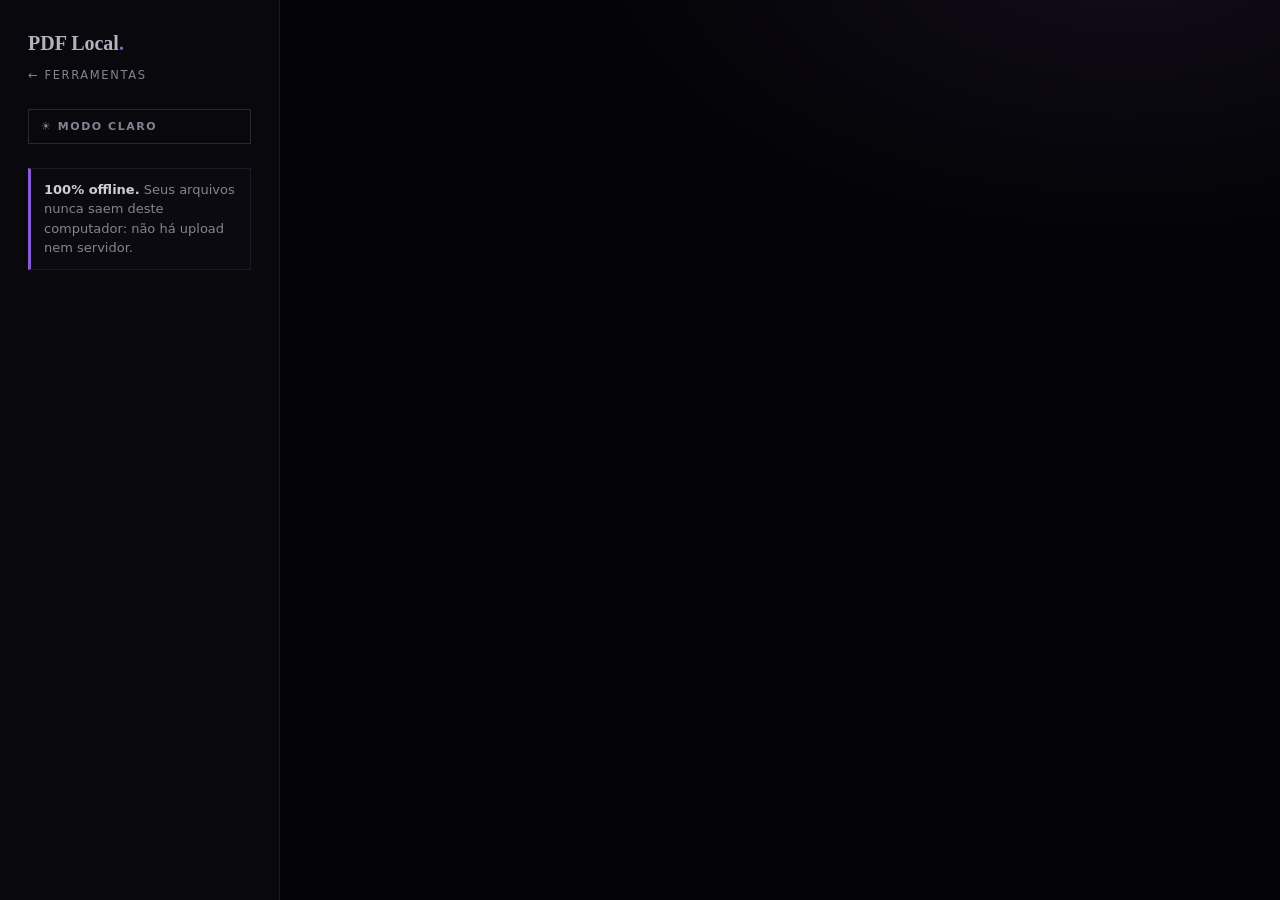
<file: src/pdf/template.html>
<!doctype html>
<html lang="pt-BR">
<head>
<meta charset="utf-8">
<script>try{var t=localStorage.getItem('ferramentas-tema');document.documentElement.dataset.theme=(t==='light'?'light':'dark')}catch(e){document.documentElement.dataset.theme='dark'}</script>
<meta name="viewport" content="width=device-width, initial-scale=1">
<meta name="theme-color" content="#030305">
<link rel="icon" type="image/svg+xml" href="/*__FAVICON__*/">
<!-- Bloqueia qualquer comunicação de rede: o navegador recusa fetch/XHR/WebSocket/imagens/scripts externos. -->
<meta http-equiv="Content-Security-Policy" content="default-src 'none'; script-src 'unsafe-inline' blob:; worker-src blob:; style-src 'unsafe-inline'; img-src blob: data:; connect-src blob: data:; font-src data:; form-action 'none'; base-uri 'none'">
<title>PDF Local</title>
<style>
/*__FONTS__*/
:root{
  color-scheme:dark;
  --bg:#030305; --panel:#09080d; --panel2:#0b0a10; --panel3:#100c19;
  --text:#cfcdd8; --head:#b4b2c0; --muted:#858392; --dim:#4a4856; --line:#1c1b23; --line2:#2a2833;
  --accent:#8a5bd8; --accent-soft:#a58be6; --danger:#e5646b; --ok:#4ec9a0; --warn:#d9a441;
  --sans:"Space Grotesk",system-ui,-apple-system,"Segoe UI",sans-serif;
  --serif:"Roboto Slab",Rockwell,Georgia,serif;
  --ease:cubic-bezier(.16,1,.3,1);
  --on:#fff; --overlay:rgba(3,3,5,.78); --glow:rgba(138,91,216,.11); --line3:#3a3745;
  --addbg:rgba(78,201,160,.18); --addtx:#8fe3c6; --delbg:rgba(229,100,107,.18); --deltx:#f0969b;
}
html[data-theme=light]{
  color-scheme:light;
  --bg:#f7f6fa; --panel:#ffffff; --panel2:#f1eff7; --panel3:#ebe6f8;
  --text:#2c2a38; --head:#1b1826; --muted:#5f5c70; --dim:#8c889b; --line:#e2dfec; --line2:#cfcadc; --line3:#b9b3cc;
  --accent:#7544c9; --accent-soft:#6a3fba; --danger:#c43c45; --ok:#1b8a68; --warn:#a87413;
  --on:#14121c; --overlay:rgba(247,246,250,.82); --glow:rgba(117,68,201,.08);
  --addbg:rgba(27,138,104,.14); --addtx:#12684e; --delbg:rgba(196,60,69,.12); --deltx:#a52c35;
}
*{box-sizing:border-box}
html,body{min-height:100%}
body{margin:0;color:var(--text);font:16px/1.55 var(--sans);-webkit-font-smoothing:antialiased;
  background:radial-gradient(900px 520px at 88% -8%,var(--glow),transparent 62%),var(--bg);background-attachment:fixed}
::selection{background:var(--accent);color:#fff}
:focus-visible{outline:2px solid var(--accent-soft);outline-offset:3px}
.app{display:grid;grid-template-columns:280px 1fr;min-height:100vh}
aside{background:var(--panel);border-right:1px solid var(--line);padding:28px 20px;display:flex;flex-direction:column;gap:6px;position:sticky;top:0;height:100vh;overflow:auto}
.brand{font-family:var(--serif);font-weight:700;font-size:20px;color:var(--head);padding:0 8px 2px}
.brand i{font-style:normal;color:var(--accent)}
.back{margin:0 8px 18px;font-size:11.5px;font-weight:500;letter-spacing:.14em;text-transform:uppercase;color:var(--muted);text-decoration:none;transition:color .3s}
.back:hover{color:var(--on)}
.badge{margin:0 8px 20px;padding:11px 13px;border:1px solid var(--line);border-left:3px solid var(--accent);background:var(--panel2);font-size:13px;color:var(--muted);line-height:1.5}
.badge b{color:var(--text);font-weight:600}
nav button{all:unset;box-sizing:border-box;display:flex;gap:12px;align-items:baseline;width:100%;padding:10px 12px;border-left:2px solid transparent;cursor:pointer;color:var(--muted);font-size:15px;transition:color .25s,background .25s,border-color .25s}
nav button:hover{color:var(--on);background:var(--panel2)}
nav button.active{color:var(--on);background:var(--panel2);border-left-color:var(--accent)}
nav button:focus-visible{outline:2px solid var(--accent-soft);outline-offset:-2px}
nav .ic{font-size:11px;font-weight:500;letter-spacing:.14em;color:var(--dim);min-width:20px}
nav button.active .ic{color:var(--accent)}
main{padding:34px clamp(18px,4.4vw,64px) 64px;max-width:1120px;width:100%}
.kicker{margin:0 0 22px}
.kicker .count{display:block;font-size:12px;font-weight:700;letter-spacing:.14em;color:var(--text)}
.kicker .bar{display:block;width:26px;height:1px;background:var(--accent);margin:10px 0 12px}
.kicker .label{font-size:11px;font-weight:500;letter-spacing:.22em;text-transform:uppercase;color:var(--accent-soft)}
h1{margin:0;font-family:var(--serif);font-weight:700;font-size:clamp(30px,4vw,48px);line-height:1.1;letter-spacing:-.012em;color:var(--head)}
.sub{color:var(--muted);margin:14px 0 28px;max-width:38em}
.card{background:var(--panel);border:1px solid var(--line);padding:22px;margin-bottom:16px}
.drop{border:1px dashed var(--line2);padding:46px 18px;text-align:center;color:var(--muted);cursor:pointer;transition:border-color .3s,background .3s,color .3s;background:var(--panel)}
.drop:hover,.drop.over{border-color:var(--accent);background:var(--panel3);color:var(--text)}
.drop strong{color:var(--head);display:block;font-family:var(--serif);font-size:21px;font-weight:600;margin-bottom:6px}
button.btn,button.primary{font:inherit;font-size:11.5px;font-weight:600;letter-spacing:.14em;text-transform:uppercase;padding:11px 18px;border:1px solid var(--line2);background:transparent;color:var(--text);cursor:pointer;transition:border-color .25s,background .25s,color .25s}
button.btn:hover{border-color:var(--accent);color:var(--on);background:var(--panel3)}
button.primary{background:var(--accent);color:#fff;border-color:var(--accent)}
button.primary:hover{background:var(--accent-soft);border-color:var(--accent-soft)}
button:disabled{opacity:.45;cursor:not-allowed}
button.icon{font:inherit;border:1px solid var(--line2);background:transparent;color:var(--text);width:30px;height:30px;cursor:pointer;line-height:1;transition:border-color .25s,color .25s}
button.icon:hover{border-color:var(--accent);color:var(--on)}
button.icon.danger:hover{color:var(--danger);border-color:var(--danger)}
.row{display:flex;flex-wrap:wrap;gap:14px;align-items:center}
.row.end{justify-content:flex-end}
.grow{flex:1}
label.f{display:flex;flex-direction:column;gap:6px;font-size:11px;font-weight:500;letter-spacing:.14em;text-transform:uppercase;color:var(--muted)}
label.f.inline{flex-direction:row;align-items:center;gap:8px;color:var(--text);font-size:13px;letter-spacing:.06em}
input[type=text],input[type=number],select{font:inherit;font-size:15px;padding:9px 11px;border:1px solid var(--line2);background:var(--panel2);color:var(--text);min-width:0;border-radius:0}
input[type=color]{width:42px;height:38px;border:1px solid var(--line2);background:var(--panel2);padding:2px;border-radius:0}
input[type=checkbox]{accent-color:var(--accent)}
input:focus-visible,select:focus-visible{outline:none;border-color:var(--accent);background:var(--panel3)}
.list{display:flex;flex-direction:column;gap:8px;margin:16px 0}
.item{display:flex;align-items:center;gap:12px;padding:10px 14px;border:1px solid var(--line);border-left:2px solid var(--line2);background:var(--panel)}
.item .name{flex:1;min-width:0;overflow:hidden;text-overflow:ellipsis;white-space:nowrap;color:var(--text)}
.item .meta{color:var(--muted);font-size:13px;white-space:nowrap}
.item img.th{width:40px;height:40px;object-fit:cover}
.grid{display:grid;grid-template-columns:repeat(auto-fill,minmax(150px,1fr));gap:14px;margin-top:16px}
.pg{border:1px solid var(--line);background:var(--panel);padding:8px;display:flex;flex-direction:column;gap:8px;cursor:grab;transition:border-color .25s}
.pg:hover{border-color:var(--line2)}
.pg.drag{opacity:.4}
.pg.del{opacity:.35}
.pg .thumb{aspect-ratio:3/4;display:flex;align-items:center;justify-content:center;overflow:hidden;background:#fff;border:1px solid var(--line)}
.pg .thumb img{max-width:100%;max-height:100%;transition:transform .2s}
.pg .thumb .ph{color:#888;font-size:12px}
.pg .bar{display:flex;justify-content:space-between;align-items:center;gap:4px;font-size:12px;color:var(--muted)}
.meta{color:var(--muted)}
.note{font-size:13.5px;color:var(--muted);margin:10px 0 0}
.warn{border-left:2px solid var(--warn);background:var(--panel2);color:var(--text);padding:10px 14px;font-size:14px}
.hide{display:none!important}
#busy{position:fixed;inset:0;background:var(--overlay);display:flex;align-items:center;justify-content:center;z-index:50;backdrop-filter:blur(3px)}
#busy .box{background:var(--panel);border:1px solid var(--line2);border-left:3px solid var(--accent);padding:22px 26px;min-width:300px}
.bar-o{height:3px;background:var(--line);margin-top:14px}
.bar-i{height:100%;width:0;background:var(--accent);transition:width .15s}
#toasts{position:fixed;right:18px;bottom:18px;display:flex;flex-direction:column;gap:8px;z-index:60;max-width:min(420px,calc(100vw - 36px))}
.toast{background:var(--panel);border:1px solid var(--line2);border-left:3px solid var(--ok);padding:11px 15px;font-size:14px}
.toast.err{border-left-color:var(--danger)}
button.theme-btn{font:inherit;font-size:11px;font-weight:600;letter-spacing:.14em;text-transform:uppercase;border:1px solid var(--line2);background:transparent;color:var(--muted);padding:8px 12px;margin:0 8px 18px;cursor:pointer;text-align:left;transition:color .25s,border-color .25s,background .25s}
button.theme-btn:hover{color:var(--on);border-color:var(--accent);background:var(--panel3)}
nav .grp{margin:18px 8px 6px;font-size:10.5px;font-weight:600;letter-spacing:.2em;text-transform:uppercase;color:var(--dim)}
nav .grp:first-child{margin-top:4px}
button.tb{font:inherit;font-size:12.5px;padding:8px 12px;border:1px solid var(--line2);background:transparent;color:var(--muted);cursor:pointer;transition:border-color .25s,color .25s,background .25s}
button.tb:hover{color:var(--on);border-color:var(--line2);background:var(--panel2)}
button.tb[aria-pressed=true]{border-color:var(--accent);color:var(--on);background:var(--panel3)}
.tbar{display:flex;flex-wrap:wrap;gap:6px;margin-bottom:12px}
textarea{font:inherit;font-size:14.5px;padding:10px 12px;border:1px solid var(--line2);background:var(--panel2);color:var(--text);width:100%;min-height:180px;resize:vertical;border-radius:0}
textarea:focus-visible{outline:none;border-color:var(--accent);background:var(--panel3)}
textarea.mono{font-family:ui-monospace,"Cascadia Mono",Consolas,monospace;font-size:13px;line-height:1.5}
.cols2{display:grid;grid-template-columns:1fr 1fr;gap:14px}
.cols3{display:grid;grid-template-columns:repeat(3,1fr);gap:12px}
.add{background:var(--addbg);color:var(--addtx)}
.del{background:var(--delbg);color:var(--deltx);text-decoration:line-through}
.diffbox{border:1px solid var(--line);background:var(--panel2);padding:12px 14px;white-space:pre-wrap;word-break:break-word;font-size:14px;line-height:1.7;max-height:360px;overflow:auto}
.cv{max-width:100%;height:auto;border:1px solid var(--line);background:#fff;display:block}
.stat{color:var(--muted);font-size:13px}
.stat b{color:var(--text)}
.ok{color:var(--ok)} .bad{color:var(--danger)}
table.t{border-collapse:collapse;width:100%;font-size:14px}
table.t th,table.t td{border-bottom:1px solid var(--line);padding:8px 10px;text-align:left;vertical-align:top}
table.t th{font-size:11px;letter-spacing:.14em;text-transform:uppercase;color:var(--muted);font-weight:500}
@media (max-width:820px){
  .cols2,.cols3{grid-template-columns:1fr}
  nav .grp{grid-column:1/-1;margin:14px 8px 4px}
  nav button{padding:8px 10px;font-size:14px}
  main{min-width:0}
  .app>*{min-width:0}
  .app{grid-template-columns:1fr}
  aside{position:static;height:auto;border-right:0;border-bottom:1px solid var(--line);padding:20px 18px}
  nav{display:grid;grid-template-columns:repeat(2,1fr);gap:2px}
}
@media (prefers-reduced-motion:reduce){*{transition:none!important}}
</style>
</head>
<body>
<div class="app">
  <aside>
    <div class="brand">PDF Local<i>.</i></div>
    <a class="back" href="../">← Ferramentas</a>
    <button class="theme-btn" id="themeBtn" type="button">☀ Modo claro</button>
    <div class="badge"><b>100% offline.</b> Seus arquivos nunca saem deste computador: não há upload nem servidor.</div>
    <nav id="nav" aria-label="Ferramentas"></nav>
  </aside>
  <main id="main"></main>
</div>
<div id="busy" class="hide" role="status" aria-live="polite"><div class="box"><div id="busyMsg">Processando…</div><div class="bar-o"><div class="bar-i" id="busyBar"></div></div></div></div>
<div id="toasts" aria-live="polite"></div>

<script>/*__PDFLIB__*/</script>
<script>/*__PDFJS__*/</script>
<script>/*__JSZIP__*/</script>
<script>/*__FORGE__*/</script>
<script type="text/plain" id="pdfworker">/*__PDFWORKER__*/</script>

<script>
'use strict';
const { PDFDocument, StandardFonts, rgb, degrees } = PDFLib;
pdfjsLib.GlobalWorkerOptions.workerSrc = URL.createObjectURL(
  new Blob([document.getElementById('pdfworker').textContent], { type: 'text/javascript' }));

/* ---------- utilidades ---------- */
const h = (tag, attrs = {}, ...kids) => {
  const e = document.createElement(tag);
  for (const [k, v] of Object.entries(attrs)) {
    if (k === 'class') e.className = v;
    else if (k.startsWith('on')) e.addEventListener(k.slice(2), v);
    else if (v === true) e.setAttribute(k, '');
    else if (v !== false && v != null) e.setAttribute(k, v);
  }
  for (const c of kids.flat()) e.append(c && c.nodeType ? c : document.createTextNode(c ?? ''));
  return e;
};
const fmtSize = n => n < 1024 ? n + ' B' : n < 1048576 ? (n / 1024).toFixed(1) + ' KB' : (n / 1048576).toFixed(2) + ' MB';
const baseName = n => n.replace(/\.[^.]+$/, '');
const readBytes = async f => new Uint8Array(await f.arrayBuffer());
const errMsg = e => /encrypt/i.test(e?.message || '') ? 'o arquivo está protegido por senha' : (e?.message || String(e));
const blobOf = (cv, type, q) => new Promise(r => cv.toBlob(r, type, q));

function toast(msg, kind) {
  const t = h('div', { class: 'toast' + (kind === 'err' ? ' err' : '') }, msg);
  document.getElementById('toasts').append(t);
  setTimeout(() => t.remove(), kind === 'err' ? 9000 : 5000);
}
function download(data, name, mime = 'application/octet-stream') {
  const blob = data instanceof Blob ? data : new Blob([data], { type: mime });
  const url = URL.createObjectURL(blob);
  const a = h('a', { href: url, download: name });
  document.body.append(a); a.click(); a.remove();
  setTimeout(() => URL.revokeObjectURL(url), 30000);
}
async function run(label, fn) {
  const busy = document.getElementById('busy'), bar = document.getElementById('busyBar');
  document.getElementById('busyMsg').textContent = label;
  bar.style.width = '0%'; busy.classList.remove('hide');
  try {
    await fn((i, n, msg) => { bar.style.width = (100 * i / n) + '%'; if (msg) document.getElementById('busyMsg').textContent = msg; });
  } catch (e) { console.error(e); toast('Erro: ' + errMsg(e), 'err'); }
  finally { busy.classList.add('hide'); }
}
function dropzone({ accept, multiple, label, onFiles }) {
  const exts = accept.split(',').map(s => s.trim().toLowerCase());
  const ok = f => exts.some(x => x.startsWith('.') ? f.name.toLowerCase().endsWith(x) : (x.endsWith('/*') ? f.type.startsWith(x.slice(0, -1)) : f.type === x));
  const input = h('input', { type: 'file', accept, class: 'hide', ...(multiple ? { multiple: true } : {}) });
  const el = h('div', { class: 'drop', tabindex: '0', role: 'button' },
    h('strong', {}, label), h('span', {}, 'ou clique para escolher ' + (multiple ? 'os arquivos' : 'o arquivo')), input);
  const handle = fs => {
    fs = [...fs].filter(ok);
    if (!fs.length) return toast('Tipo de arquivo não suportado aqui.', 'err');
    onFiles(multiple ? fs : fs.slice(0, 1));
  };
  el.addEventListener('click', () => input.click());
  el.addEventListener('keydown', e => { if (e.key === 'Enter' || e.key === ' ') { e.preventDefault(); input.click(); } });
  input.addEventListener('change', () => { handle(input.files); input.value = ''; });
  el.addEventListener('dragover', e => { e.preventDefault(); el.classList.add('over'); });
  el.addEventListener('dragleave', () => el.classList.remove('over'));
  el.addEventListener('drop', e => { e.preventDefault(); el.classList.remove('over'); handle(e.dataTransfer.files); });
  return el;
}
/* lista reordenável (juntar / imagens) */
function drawItems(host, items, redraw, meta, thumb) {
  host.replaceChildren(...items.map((it, i) => h('div', { class: 'item' },
    thumb ? h('img', { class: 'th', src: it.url, alt: '' }) : null,
    h('span', { class: 'name', title: it.name }, `${i + 1}. ${it.name}`),
    h('span', { class: 'meta' }, meta(it)),
    h('button', { class: 'icon', title: 'Subir', 'aria-label': 'Subir', disabled: i === 0, onclick: () => { [items[i - 1], items[i]] = [items[i], items[i - 1]]; redraw(); } }, '↑'),
    h('button', { class: 'icon', title: 'Descer', 'aria-label': 'Descer', disabled: i === items.length - 1, onclick: () => { [items[i + 1], items[i]] = [items[i], items[i + 1]]; redraw(); } }, '↓'),
    h('button', { class: 'icon danger', title: 'Remover', 'aria-label': 'Remover', onclick: () => { if (it.url) URL.revokeObjectURL(it.url); items.splice(i, 1); redraw(); } }, '✕'))));
}
async function loadPdfJs(bytes) {
  return pdfjsLib.getDocument({ data: bytes.slice(), isEvalSupported: false }).promise;
}
async function renderPage(pdf, n, scale) {
  const page = await pdf.getPage(n);
  const vp = page.getViewport({ scale });
  const c = document.createElement('canvas');
  c.width = Math.ceil(vp.width); c.height = Math.ceil(vp.height);
  const ctx = c.getContext('2d');
  ctx.fillStyle = '#fff'; ctx.fillRect(0, 0, c.width, c.height);
  await page.render({ canvasContext: ctx, viewport: vp }).promise;
  page.cleanup();
  return c;
}
function parseRanges(s, n) {
  const out = [];
  for (const part of s.split(',').map(x => x.trim()).filter(Boolean)) {
    const m = part.match(/^(\d*)\s*-\s*(\d*)$/);
    let a, b;
    if (m) { a = m[1] ? +m[1] : 1; b = m[2] ? +m[2] : n; }
    else if (/^\d+$/.test(part)) a = b = +part;
    else throw new Error(`Intervalo inválido: "${part}"`);
    if (a < 1 || b > n || a > b) throw new Error(`Intervalo fora do limite (1–${n}): "${part}"`);
    out.push(Array.from({ length: b - a + 1 }, (_, i) => a - 1 + i));
  }
  if (!out.length) throw new Error('Informe ao menos um intervalo.');
  return out;
}
async function subsetPdf(src, idxs) {
  const out = await PDFDocument.create();
  (await out.copyPages(src, idxs)).forEach(p => out.addPage(p));
  return out.save();
}
/* seletor de um único PDF, com info */
function singlePdf(root, onLoaded, note) {
  const info = h('div', { class: 'item hide' });
  const dz = dropzone({ accept: '.pdf,application/pdf', multiple: false, label: 'Arraste o PDF aqui', onFiles: async ([f]) => {
    try {
      const bytes = await readBytes(f);
      const doc = await PDFDocument.load(bytes);
      info.classList.remove('hide');
      info.replaceChildren(h('span', { class: 'name' }, f.name), h('span', { class: 'meta' }, `${doc.getPageCount()} pág. · ${fmtSize(f.size)}`));
      onLoaded({ file: f, bytes, doc, n: doc.getPageCount() });
    } catch (e) { toast(`Não foi possível abrir "${f.name}": ${errMsg(e)}`, 'err'); }
  } });
  root.append(dz, info);
  if (note) root.append(h('p', { class: 'note' }, note));
}

/* ---------- ferramentas ---------- */
const tools = [];

tools.push({ id: 'juntar', icon: '🧩', title: 'Juntar PDFs', desc: 'Combine vários PDFs em um único arquivo, na ordem que você escolher.',
  mount(root) {
    const items = [];
    const list = h('div', { class: 'list' });
    const go = h('button', { class: 'primary', disabled: true, onclick: () => run('Juntando…', async prog => {
      const out = await PDFDocument.create();
      for (let i = 0; i < items.length; i++) {
        const src = await PDFDocument.load(items[i].bytes);
        (await out.copyPages(src, src.getPageIndices())).forEach(p => out.addPage(p));
        prog(i + 1, items.length);
      }
      download(await out.save(), 'unido.pdf', 'application/pdf');
      toast('PDF unido gerado.');
    }) }, 'Juntar e baixar');
    const redraw = () => { drawItems(list, items, redraw, it => `${it.pages} pág. · ${fmtSize(it.size)}`); go.disabled = items.length < 2; };
    root.append(dropzone({ accept: '.pdf,application/pdf', multiple: true, label: 'Arraste os PDFs aqui', onFiles: async fs => {
      for (const f of fs) {
        try { const bytes = await readBytes(f); const d = await PDFDocument.load(bytes); items.push({ name: f.name, bytes, pages: d.getPageCount(), size: f.size }); }
        catch (e) { toast(`Não foi possível abrir "${f.name}": ${errMsg(e)}`, 'err'); }
      }
      redraw();
    } }), list, h('div', { class: 'row end' }, go));
  } });

tools.push({ id: 'dividir', icon: '✂️', title: 'Dividir / Extrair', desc: 'Separe um PDF em partes ou extraia apenas as páginas que precisa.',
  mount(root) {
    let cur = null;
    const mode = h('select', {},
      h('option', { value: 'ranges' }, 'Cada intervalo vira um PDF'),
      h('option', { value: 'each' }, 'Uma página por arquivo'),
      h('option', { value: 'extract' }, 'Extrair intervalos em um único PDF'));
    const ranges = h('input', { type: 'text', placeholder: 'Ex.: 1-3, 5, 8-', value: '' });
    const rf = h('label', { class: 'f grow' }, 'Páginas / intervalos', ranges);
    const go = h('button', { class: 'primary', disabled: true, onclick: () => run('Dividindo…', async prog => {
      const name = baseName(cur.file.name), m = mode.value;
      const groups = m === 'each' ? Array.from({ length: cur.n }, (_, i) => [i]) : parseRanges(ranges.value, cur.n);
      if (m === 'extract') {
        download(await subsetPdf(cur.doc, groups.flat()), `${name}-extraido.pdf`, 'application/pdf');
      } else if (groups.length === 1) {
        download(await subsetPdf(cur.doc, groups[0]), `${name}-parte1.pdf`, 'application/pdf');
      } else {
        const z = new JSZip();
        for (let i = 0; i < groups.length; i++) { z.file(`${name}-parte${String(i + 1).padStart(2, '0')}.pdf`, await subsetPdf(cur.doc, groups[i])); prog(i + 1, groups.length); }
        download(await z.generateAsync({ type: 'blob' }), `${name}-partes.zip`);
      }
      toast('Pronto.');
    }) }, 'Dividir e baixar');
    const opts = h('div', { class: 'card hide' }, h('div', { class: 'row' }, h('label', { class: 'f' }, 'Modo', mode), rf, go));
    mode.addEventListener('change', () => rf.classList.toggle('hide', mode.value === 'each'));
    const holder = h('div'); root.append(holder, opts);
    singlePdf(holder, c => { cur = c; go.disabled = false; opts.classList.remove('hide'); ranges.value = `1-${c.n}`; });
  } });

tools.push({ id: 'organizar', icon: '🗂️', title: 'Organizar páginas', desc: 'Reordene arrastando, gire ou remova páginas de um PDF.',
  mount(root) {
    let cur = null, pdf = null, pages = [], dragIdx = null, token = {};
    const grid = h('div', { class: 'grid' });
    const status = h('span', { class: 'meta' });
    const card = h('div', { class: 'card hide' });
    const draw = () => {
      const alive = pages.filter(p => !p.del).length;
      status.textContent = `${alive} de ${pages.length} páginas serão mantidas`;
      grid.replaceChildren(...pages.map((p, i) => {
        const el = h('div', { class: 'pg' + (p.del ? ' del' : ''), draggable: true, 'data-id': p.id,
          ondragstart: e => { dragIdx = i; e.dataTransfer.effectAllowed = 'move'; el.classList.add('drag'); },
          ondragend: () => el.classList.remove('drag'),
          ondragover: e => e.preventDefault(),
          ondrop: e => { e.preventDefault(); if (dragIdx == null || dragIdx === i) return; const [m] = pages.splice(dragIdx, 1); pages.splice(i, 0, m); dragIdx = null; draw(); } },
          h('div', { class: 'thumb' }, p.thumb ? h('img', { src: p.thumb, alt: `Página ${p.idx + 1}`, style: `transform:rotate(${p.rot}deg)${p.rot % 180 ? ' scale(.72)' : ''}` }) : h('span', { class: 'ph' }, 'carregando…')),
          h('div', { class: 'bar' }, h('span', {}, `pág. ${p.idx + 1}`),
            h('span', {},
              h('button', { class: 'icon', title: 'Girar à esquerda', 'aria-label': 'Girar à esquerda', onclick: () => { p.rot = (p.rot + 270) % 360; draw(); } }, '↺'), ' ',
              h('button', { class: 'icon', title: 'Girar à direita', 'aria-label': 'Girar à direita', onclick: () => { p.rot = (p.rot + 90) % 360; draw(); } }, '↻'), ' ',
              h('button', { class: 'icon danger', title: p.del ? 'Restaurar' : 'Remover', 'aria-label': p.del ? 'Restaurar' : 'Remover', onclick: () => { p.del = !p.del; draw(); } }, p.del ? '↩' : '✕'))));
        return el;
      }));
    };
    const save = h('button', { class: 'primary', onclick: () => run('Gerando PDF…', async () => {
      const keep = pages.filter(p => !p.del);
      if (!keep.length) throw new Error('Mantenha ao menos uma página.');
      const out = await PDFDocument.create();
      const copied = await out.copyPages(cur.doc, keep.map(p => p.idx));
      copied.forEach((pg, i) => { pg.setRotation(degrees((((pg.getRotation().angle + keep[i].rot) % 360) + 360) % 360)); out.addPage(pg); });
      download(await out.save(), `${baseName(cur.file.name)}-organizado.pdf`, 'application/pdf');
      toast('PDF organizado gerado.');
    }) }, 'Salvar e baixar');
    const reset = h('button', { class: 'btn', onclick: () => { pages.sort((a, b) => a.idx - b.idx).forEach(p => { p.rot = 0; p.del = false; }); draw(); } }, 'Desfazer tudo');
    card.append(h('div', { class: 'row' }, status, h('span', { class: 'grow' }), reset, save),
      h('p', { class: 'note' }, 'Arraste as miniaturas para reordenar.'), grid);
    const holder = h('div'); root.append(holder, card);
    singlePdf(holder, async c => {
      token = {}; const my = token;
      cur = c; pdf = await loadPdfJs(c.bytes);
      pages = Array.from({ length: c.n }, (_, i) => ({ id: i, idx: i, rot: 0, del: false, thumb: null }));
      card.classList.remove('hide'); draw();
      for (const p of [...pages]) {
        if (token !== my) return;
        try { const cv = await renderPage(pdf, p.idx + 1, 0.4); p.thumb = cv.toDataURL('image/jpeg', 0.7); }
        catch { p.thumb = ''; }
        const img = grid.querySelector(`[data-id="${p.id}"] .thumb`);
        if (img && p.thumb) img.replaceChildren(h('img', { src: p.thumb, alt: `Página ${p.idx + 1}`, style: `transform:rotate(${p.rot}deg)${p.rot % 180 ? ' scale(.72)' : ''}` }));
      }
    });
    root.unmount = () => { token = {}; };
  } });

tools.push({ id: 'comprimir', icon: '🗜️', title: 'Comprimir PDF', desc: 'Reduz o tamanho convertendo as páginas em imagens otimizadas.',
  mount(root) {
    let cur = null;
    const level = h('select', {},
      h('option', { value: '150,0.75' }, 'Qualidade alta (menos compressão)'),
      h('option', { value: '110,0.6', selected: true }, 'Equilibrado'),
      h('option', { value: '80,0.45' }, 'Compressão máxima'));
    const go = h('button', { class: 'primary', disabled: true, onclick: () => run('Comprimindo…', async prog => {
      const [dpi, q] = level.value.split(',').map(Number);
      const pdf = await loadPdfJs(cur.bytes), out = await PDFDocument.create();
      for (let i = 1; i <= cur.n; i++) {
        prog(i - 1, cur.n, `Comprimindo página ${i} de ${cur.n}…`);
        const base = (await pdf.getPage(i)).getViewport({ scale: 1 });
        const cv = await renderPage(pdf, i, dpi / 72);
        const img = await out.embedJpg(new Uint8Array(await (await blobOf(cv, 'image/jpeg', q)).arrayBuffer()));
        const pg = out.addPage([base.width, base.height]);
        pg.drawImage(img, { x: 0, y: 0, width: base.width, height: base.height });
        cv.width = cv.height = 0;
      }
      prog(cur.n, cur.n);
      const bytes = await out.save();
      const pct = Math.round(100 * (1 - bytes.length / cur.file.size));
      if (bytes.length >= cur.file.size && !confirm(`O resultado (${fmtSize(bytes.length)}) ficou maior que o original (${fmtSize(cur.file.size)}). Baixar mesmo assim?`)) return;
      download(bytes, `${baseName(cur.file.name)}-comprimido.pdf`, 'application/pdf');
      toast(`${fmtSize(cur.file.size)} → ${fmtSize(bytes.length)} (${pct >= 0 ? '-' + pct : '+' + (-pct)}%)`);
    }) }, 'Comprimir e baixar');
    const opts = h('div', { class: 'card hide' }, h('div', { class: 'row' }, h('label', { class: 'f grow' }, 'Nível', level), go),
      h('p', { class: 'warn' }, 'Atenção: as páginas viram imagens, então o texto deixa de ser selecionável/pesquisável. Ideal para documentos digitalizados.'));
    const holder = h('div'); root.append(holder, opts);
    singlePdf(holder, c => { cur = c; go.disabled = false; opts.classList.remove('hide'); });
  } });

tools.push({ id: 'img2pdf', icon: '🖼️', title: 'Imagens → PDF', desc: 'Transforme fotos e imagens (JPG, PNG, WebP…) em um PDF.',
  mount(root) {
    const items = [];
    const list = h('div', { class: 'list' });
    const size = h('select', {}, h('option', { value: 'fit' }, 'Ajustar ao tamanho da imagem'), h('option', { value: 'a4' }, 'A4 (orientação automática)'));
    const margin = h('input', { type: 'number', min: '0', max: '100', value: '0', style: 'width:90px' });
    const go = h('button', { class: 'primary', disabled: true, onclick: () => run('Criando PDF…', async prog => {
      const out = await PDFDocument.create(), mg = Math.max(0, +margin.value || 0);
      for (let i = 0; i < items.length; i++) {
        const f = items[i].file;
        const bmp = await createImageBitmap(f);
        let emb;
        if (f.type === 'image/png') emb = await out.embedPng(await readBytes(f));
        else {
          const cv = document.createElement('canvas'); cv.width = bmp.width; cv.height = bmp.height;
          const ctx = cv.getContext('2d'); ctx.fillStyle = '#fff'; ctx.fillRect(0, 0, cv.width, cv.height); ctx.drawImage(bmp, 0, 0);
          emb = await out.embedJpg(new Uint8Array(await (await blobOf(cv, 'image/jpeg', 0.92)).arrayBuffer()));
        }
        let w = bmp.width, hh = bmp.height; bmp.close?.();
        let pw, ph;
        if (size.value === 'a4') { [pw, ph] = w > hh ? [841.89, 595.28] : [595.28, 841.89]; }
        else { pw = w + 2 * mg; ph = hh + 2 * mg; }
        const k = Math.min((pw - 2 * mg) / w, (ph - 2 * mg) / hh, size.value === 'a4' ? Infinity : 1);
        const dw = w * k, dh = hh * k;
        out.addPage([pw, ph]).drawImage(emb, { x: (pw - dw) / 2, y: (ph - dh) / 2, width: dw, height: dh });
        prog(i + 1, items.length);
      }
      download(await out.save(), 'imagens.pdf', 'application/pdf');
      toast('PDF criado.');
    }) }, 'Criar PDF');
    const redraw = () => { drawItems(list, items, redraw, it => fmtSize(it.file.size), true); go.disabled = !items.length; };
    root.append(dropzone({ accept: 'image/*', multiple: true, label: 'Arraste as imagens aqui', onFiles: fs => {
      fs.forEach(f => items.push({ name: f.name, file: f, url: URL.createObjectURL(f) })); redraw();
    } }), list,
      h('div', { class: 'card' }, h('div', { class: 'row' }, h('label', { class: 'f' }, 'Tamanho da página', size), h('label', { class: 'f' }, 'Margem (pt)', margin), h('span', { class: 'grow' }), go)));
    root.unmount = () => items.forEach(i => URL.revokeObjectURL(i.url));
  } });

tools.push({ id: 'pdf2img', icon: '📷', title: 'PDF → Imagens', desc: 'Exporte cada página como imagem PNG ou JPG.',
  mount(root) {
    let cur = null;
    const fmt = h('select', {}, h('option', { value: 'png' }, 'PNG (sem perdas)'), h('option', { value: 'jpg' }, 'JPG (menor)'));
    const dpi = h('select', {}, h('option', { value: '100' }, '100 dpi (rascunho)'), h('option', { value: '150', selected: true }, '150 dpi'), h('option', { value: '300' }, '300 dpi (alta)'));
    const go = h('button', { class: 'primary', disabled: true, onclick: () => run('Convertendo…', async prog => {
      const pdf = await loadPdfJs(cur.bytes), ext = fmt.value, mime = ext === 'png' ? 'image/png' : 'image/jpeg';
      const name = baseName(cur.file.name), z = new JSZip(), pad = String(cur.n).length;
      for (let i = 1; i <= cur.n; i++) {
        prog(i - 1, cur.n, `Página ${i} de ${cur.n}…`);
        const cv = await renderPage(pdf, i, +dpi.value / 72);
        const blob = await blobOf(cv, mime, 0.92); cv.width = cv.height = 0;
        if (cur.n === 1) { download(blob, `${name}.${ext}`); return; }
        z.file(`${name}-${String(i).padStart(pad, '0')}.${ext}`, blob);
      }
      prog(cur.n, cur.n, 'Compactando…');
      download(await z.generateAsync({ type: 'blob' }), `${name}-imagens.zip`);
      toast('Imagens exportadas.');
    }) }, 'Converter e baixar');
    const opts = h('div', { class: 'card hide' }, h('div', { class: 'row' }, h('label', { class: 'f' }, 'Formato', fmt), h('label', { class: 'f' }, 'Resolução', dpi), h('span', { class: 'grow' }), go));
    const holder = h('div'); root.append(holder, opts);
    singlePdf(holder, c => { cur = c; go.disabled = false; opts.classList.remove('hide'); });
  } });

tools.push({ id: 'marca', icon: '🔖', title: 'Marca d\'água e numeração', desc: 'Adicione uma marca d\'água em diagonal e/ou números de página.',
  mount(root) {
    let cur = null;
    const wmOn = h('input', { type: 'checkbox', checked: true }), wmText = h('input', { type: 'text', value: 'CONFIDENCIAL', style: 'width:220px' });
    const wmSize = h('input', { type: 'number', min: '10', max: '300', value: '64', style: 'width:90px' });
    const wmOp = h('input', { type: 'number', min: '5', max: '100', value: '20', style: 'width:90px' });
    const color = h('input', { type: 'color', value: '#808080' });
    const numOn = h('input', { type: 'checkbox' });
    const numPos = h('select', {}, h('option', { value: 'c' }, 'Centro'), h('option', { value: 'r', selected: true }, 'Direita'), h('option', { value: 'l' }, 'Esquerda'));
    const numFmt = h('select', {}, h('option', { value: 'n' }, '1'), h('option', { value: 'nn' }, '1 / 10'), h('option', { value: 'p' }, 'Página 1 de 10'));
    const hex = c => { const n = parseInt(c.slice(1), 16); return rgb((n >> 16 & 255) / 255, (n >> 8 & 255) / 255, (n & 255) / 255); };
    const go = h('button', { class: 'primary', disabled: true, onclick: () => run('Aplicando…', async prog => {
      if (!wmOn.checked && !numOn.checked) throw new Error('Ative a marca d\'água e/ou a numeração.');
      const doc = await PDFDocument.load(cur.bytes), font = await doc.embedFont(StandardFonts.Helvetica);
      const pgs = doc.getPages(), col = hex(color.value);
      const text = wmText.value, size = +wmSize.value || 64, op = Math.min(1, Math.max(.05, (+wmOp.value || 20) / 100));
      try {
        pgs.forEach((p, i) => {
          const { width: W, height: H } = p.getSize();
          if (wmOn.checked && text) {
            const tw = font.widthOfTextAtSize(text, size), th = size * 0.35, t = Math.PI / 4;
            p.drawText(text, { x: W / 2 - (tw / 2) * Math.cos(t) + th * Math.sin(t), y: H / 2 - (tw / 2) * Math.sin(t) - th * Math.cos(t), size, font, color: col, opacity: op, rotate: degrees(45) });
          }
          if (numOn.checked) {
            const s = numFmt.value === 'n' ? `${i + 1}` : numFmt.value === 'nn' ? `${i + 1} / ${pgs.length}` : `Página ${i + 1} de ${pgs.length}`;
            const tw = font.widthOfTextAtSize(s, 10), x = numPos.value === 'c' ? (W - tw) / 2 : numPos.value === 'r' ? W - tw - 30 : 30;
            p.drawText(s, { x, y: 20, size: 10, font, color: rgb(.25, .25, .25) });
          }
          prog(i + 1, pgs.length);
        });
      } catch (e) { if (/encode/i.test(e.message)) throw new Error('A marca d\'água contém caracteres não suportados (use letras latinas, números e acentos comuns).'); throw e; }
      download(await doc.save(), `${baseName(cur.file.name)}-marcado.pdf`, 'application/pdf');
      toast('PDF gerado.');
    }) }, 'Aplicar e baixar');
    const opts = h('div', { class: 'card hide' },
      h('div', { class: 'row' }, h('label', { class: 'f inline' }, wmOn, 'Marca d\'água'), h('label', { class: 'f' }, 'Texto', wmText),
        h('label', { class: 'f' }, 'Tamanho', wmSize), h('label', { class: 'f' }, 'Opacidade %', wmOp), h('label', { class: 'f' }, 'Cor', color)),
      h('hr', { style: 'border:0;border-top:1px solid var(--line);margin:16px 0' }),
      h('div', { class: 'row' }, h('label', { class: 'f inline' }, numOn, 'Numerar páginas'), h('label', { class: 'f' }, 'Posição', numPos), h('label', { class: 'f' }, 'Formato', numFmt),
        h('span', { class: 'grow' }), go));
    const holder = h('div'); root.append(holder, opts);
    singlePdf(holder, c => { cur = c; go.disabled = false; opts.classList.remove('hide'); });
  } });

/*__TOOLS__*/

(function () {
  const b = document.getElementById('themeBtn'), r = document.documentElement;
  const lab = () => { const l = r.dataset.theme === 'light'; b.textContent = l ? '☾ Modo escuro' : '☀ Modo claro'; b.setAttribute('aria-label', l ? 'Mudar para o modo escuro' : 'Mudar para o modo claro'); const m = document.querySelector('meta[name=theme-color]'); if (m) m.content = l ? '#f7f6fa' : '#030305'; };
  b.addEventListener('click', () => { const n = r.dataset.theme === 'light' ? 'dark' : 'light'; r.dataset.theme = n; try { localStorage.setItem('ferramentas-tema', n); } catch {} lab(); });
  lab();
})();

/* ---------- navegação ---------- */
const MENU = [
  ['Organizar', ['juntar', 'dividir', 'organizar', 'girar', 'recortar', 'numeros']],
  ['Converter e criar', ['pdf2img', 'img2pdf', 'digitalizar', 'texto2pdf', 'pdf2texto', 'pdf2word', 'comprimir']],
  ['Editar e revisar', ['editar', 'assinar', 'formularios', 'marca', 'ocultar', 'comparar']],
  ['Assinatura digital', ['certificado', 'assinardig', 'assinarlote', 'validar']],
  ['Segurança e reparo', ['proteger', 'desbloquear', 'metadados', 'reparar']],
  ['Sobre', ['limites']],
];
const nav = document.getElementById('nav'), main = document.getElementById('main');
let activeRoot = null;
const menuTools = MENU.flatMap(([, ids]) => ids).map(id => tools.find(t => t.id === id)).filter(Boolean);
function open(id) {
  const t = menuTools.find(x => x.id === id) || menuTools[0];
  activeRoot?.unmount?.();
  nav.querySelectorAll('button').forEach(b => b.classList.toggle('active', b.dataset.id === t.id));
  const root = h('div');
  main.replaceChildren(h('div', { class: 'kicker' }, h('span', { class: 'count' }, '01 / 04'), h('span', { class: 'bar' }), h('span', { class: 'label' }, 'PDF Local')), h('h1', {}, t.title), h('p', { class: 'sub' }, t.desc), root);
  activeRoot = root; t.mount(root);
  try { history.replaceState(null, '', '#' + t.id); } catch {}
  window.scrollTo(0, 0);
}
{
  let n = 0;
  for (const [grp, ids] of MENU) {
    const ts = ids.map(id => tools.find(t => t.id === id)).filter(Boolean);
    if (!ts.length) continue;
    nav.append(h('div', { class: 'grp' }, grp));
    ts.forEach(t => nav.append(h('button', { 'data-id': t.id, onclick: () => open(t.id) }, h('span', { class: 'ic' }, String(++n).padStart(2, '0')), t.title)));
  }
}
open(location.hash.slice(1));
window.addEventListener('dragover', e => e.preventDefault());
window.addEventListener('drop', e => e.preventDefault());
</script>
</body>
</html>
</file>
<file: assets/tema.css>
/* Tema compartilhado das Ferramentas — mesma linguagem visual do eduardonunes.dev:
   preto, bordas finas, cantos retos, títulos em serifa, rótulos em caixa-alta e acento roxo. */
@font-face{font-family:'Roboto Slab';font-style:normal;font-weight:300 900;font-display:swap;src:url('fonts/robotoslab-latin-ext.woff2') format('woff2');unicode-range:U+0100-02BA,U+02BD-02C5,U+02C7-02CC,U+02CE-02D7,U+02DD-02FF,U+0304,U+0308,U+0329,U+1D00-1DBF,U+1E00-1E9F,U+1EF2-1EFF,U+2020,U+20A0-20AB,U+20AD-20C0,U+2113,U+2C60-2C7F,U+A720-A7FF}
@font-face{font-family:'Roboto Slab';font-style:normal;font-weight:300 900;font-display:swap;src:url('fonts/robotoslab-latin.woff2') format('woff2');unicode-range:U+0000-00FF,U+0131,U+0152-0153,U+02BB-02BC,U+02C6,U+02DA,U+02DC,U+0304,U+0308,U+0329,U+2000-206F,U+20AC,U+2122,U+2191,U+2193,U+2212,U+2215,U+FEFF,U+FFFD}
@font-face{font-family:'Space Grotesk';font-style:normal;font-weight:300 700;font-display:swap;src:url('fonts/spacegrotesk-latin-ext.woff2') format('woff2');unicode-range:U+0100-02BA,U+02BD-02C5,U+02C7-02CC,U+02CE-02D7,U+02DD-02FF,U+0304,U+0308,U+0329,U+1D00-1DBF,U+1E00-1E9F,U+1EF2-1EFF,U+2020,U+20A0-20AB,U+20AD-20C0,U+2113,U+2C60-2C7F,U+A720-A7FF}
@font-face{font-family:'Space Grotesk';font-style:normal;font-weight:300 700;font-display:swap;src:url('fonts/spacegrotesk-latin.woff2') format('woff2');unicode-range:U+0000-00FF,U+0131,U+0152-0153,U+02BB-02BC,U+02C6,U+02DA,U+02DC,U+0304,U+0308,U+0329,U+2000-206F,U+20AC,U+2122,U+2191,U+2193,U+2212,U+2215,U+FEFF,U+FFFD}

:root{
  color-scheme:dark;
  --bg:#030305; --panel:#09080d; --panel2:#0b0a10; --panel3:#100c19;
  --text:#cfcdd8; --head:#b4b2c0; --muted:#858392; --dim:#4a4856;
  --line:#1c1b23; --line2:#2a2833;
  --accent:#8a5bd8; --accent-soft:#a58be6;
  --ok:#4ec9a0; --bad:#e5646b; --warn:#d9a441;
  --pad:clamp(20px,4.4vw,64px);
  --sans:"Space Grotesk",system-ui,-apple-system,"Segoe UI",sans-serif;
  --serif:"Roboto Slab",Rockwell,Georgia,serif;
  --mono:ui-monospace,"Cascadia Mono",Consolas,"Courier New",monospace;
  --ease:cubic-bezier(.16,1,.3,1);
  --on:#fff; --code:#e4e1ee; --line3:#3a3745; --ctlbg:rgba(3,3,5,.9);
  --glow1:rgba(138,91,216,.11); --glow2:rgba(138,91,216,.07);
}
/* modo claro (escolhido pelo botão do cabeçalho; o padrão é o escuro) */
html[data-theme=light]{
  color-scheme:light;
  --bg:#f7f6fa; --panel:#ffffff; --panel2:#f1eff7; --panel3:#ebe6f8;
  --text:#2c2a38; --head:#1b1826; --muted:#5f5c70; --dim:#8c889b;
  --line:#e2dfec; --line2:#cfcadc; --line3:#b9b3cc;
  --accent:#7544c9; --accent-soft:#6a3fba;
  --ok:#1b8a68; --bad:#c43c45; --warn:#a87413;
  --on:#14121c; --code:#2a2540; --ctlbg:rgba(247,246,250,.92);
  --glow1:rgba(117,68,201,.08); --glow2:rgba(117,68,201,.05);
}
*,*::before,*::after{box-sizing:border-box}
html{background:var(--bg);scroll-behavior:smooth}
body{margin:0;color:var(--text);font-family:var(--sans);font-size:16px;line-height:1.6;-webkit-font-smoothing:antialiased;
  background:radial-gradient(900px 520px at 88% -8%,var(--glow1),transparent 62%),radial-gradient(700px 420px at -6% 108%,var(--glow2),transparent 60%),var(--bg);
  background-attachment:fixed}
::selection{background:var(--accent);color:#fff}
a{color:inherit}
h1,h2,h3,p,ul,ol,dl,dd{margin:0;padding:0}
ul,ol{list-style:none}
button{font:inherit;color:inherit}
:focus-visible{outline:2px solid var(--accent-soft);outline-offset:3px}
.hide{display:none!important}
code{font-family:var(--mono);font-size:.92em;color:var(--accent-soft)}

/* ---------- botão de tema ---------- */
.theme-btn{font:inherit;font-size:11px;font-weight:600;letter-spacing:.14em;text-transform:uppercase;border:1px solid var(--line2);background:transparent;color:var(--muted);padding:7px 12px;cursor:pointer;transition:color .25s,border-color .25s,background .25s;white-space:nowrap}
.theme-btn:hover{color:var(--on);border-color:var(--accent);background:var(--panel3)}

/* ---------- estrutura ---------- */
.wrap{max-width:1120px;margin:0 auto;padding:0 var(--pad) 72px}
.topbar,header.top{display:flex;justify-content:space-between;align-items:center;gap:16px;padding:26px 0 8px;flex-wrap:wrap}
.topbar a,header.top a{font-size:12px;font-weight:500;letter-spacing:.14em;text-transform:uppercase;color:var(--muted);text-decoration:none;position:relative;padding-bottom:5px;transition:color .3s}
.topbar a::after,header.top a::after{content:"";position:absolute;left:0;bottom:0;width:100%;height:1px;background:var(--accent);transform:scaleX(.25);transform-origin:0 50%;opacity:.45;transition:transform .6s var(--ease),opacity .3s}
.topbar a:hover,header.top a:hover{color:var(--on)}
.topbar a:hover::after,header.top a:hover::after{transform:scaleX(1);opacity:1}
.logo{font-family:var(--serif);font-weight:700;font-size:17px!important;letter-spacing:0!important;text-transform:none!important;color:var(--head)!important}
.logo i{font-style:normal;color:var(--accent)}

.kicker{margin:44px 0 26px}
.kicker .count{display:block;font-size:12px;font-weight:700;letter-spacing:.14em;color:var(--text)}
.kicker .bar{display:block;width:26px;height:1px;background:var(--accent);margin:10px 0 12px}
.kicker .label{font-size:11px;font-weight:500;letter-spacing:.22em;text-transform:uppercase;color:var(--accent-soft)}

h1{font-family:var(--serif);font-weight:700;font-size:clamp(34px,5.2vw,64px);line-height:1.06;letter-spacing:-.012em;color:var(--head);max-width:14em}
h1 em,h2 em{font-style:normal;color:var(--accent)}
h2{font-family:var(--serif);font-weight:700;color:var(--head);line-height:1.15}
.sub{margin-top:22px;max-width:36em;color:var(--muted);font-size:clamp(16px,1.5vw,19px)}
.sub strong{color:var(--text);font-weight:500}

/* link "tl" do site */
.tl{display:inline-block;position:relative;padding-bottom:5px;text-decoration:none;font-size:12px;font-weight:600;letter-spacing:.16em;text-transform:uppercase;color:var(--text);transition:color .3s}
.tl::after{content:"";position:absolute;left:0;bottom:0;width:100%;height:1px;background:var(--accent);transform:scaleX(.3);transform-origin:0 50%;transition:transform .6s var(--ease)}
.tl:hover{color:var(--on)}.tl:hover::after{transform:scaleX(1)}

/* ---------- barra de controles (fixa ao rolar) ---------- */
.ctl{display:flex;flex-wrap:wrap;gap:14px;align-items:center;justify-content:space-between;position:sticky;top:0;z-index:20;margin:34px 0 24px;padding:12px 0;background:var(--ctlbg);backdrop-filter:blur(10px);-webkit-backdrop-filter:blur(10px);border-bottom:1px solid var(--line)}
.seg{display:inline-flex;border:1px solid var(--line);background:var(--panel)}
.seg button{font:inherit;font-size:11.5px;font-weight:600;letter-spacing:.14em;text-transform:uppercase;border:0;background:transparent;color:var(--muted);padding:10px 16px;cursor:pointer;transition:color .25s,background .25s;position:relative}
.seg button+button{border-left:1px solid var(--line)}
.seg button:hover{color:var(--on)}
.seg button[aria-pressed=true],.seg button[aria-selected=true]{background:var(--panel3);color:var(--on);box-shadow:inset 0 -2px 0 var(--accent)}
.seg button:focus-visible{outline-offset:-2px}

/* ---------- superfícies ---------- */
.card{background:var(--panel);border:1px solid var(--line);padding:22px;margin-bottom:16px}
.card h2{font-size:21px}
.hint{font-size:13px;color:var(--muted)}
.note{font-size:13.5px;color:var(--muted);margin:6px 0 0}

/* ---------- formulários ---------- */
input[type=text],input[type=search],input[type=number],textarea,select{font:inherit;font-size:15px;width:100%;padding:10px 12px;border:1px solid var(--line2);background:var(--panel2);color:var(--text);border-radius:0;transition:border-color .25s,background .25s}
input::placeholder,textarea::placeholder{color:var(--dim)}
input:hover,textarea:hover{border-color:var(--line3)}
input:focus-visible,textarea:focus-visible,select:focus-visible{outline:none;border-color:var(--accent);background:var(--panel3)}
textarea{font-family:var(--mono);font-size:14px;min-height:140px;resize:vertical;line-height:1.55}
label.f{display:flex;flex-direction:column;gap:6px;font-size:11px;font-weight:500;letter-spacing:.14em;text-transform:uppercase;color:var(--muted)}
label.f small{font-size:11px;letter-spacing:.04em;text-transform:none;color:var(--dim)}
.fields{display:grid;grid-template-columns:repeat(auto-fit,minmax(210px,1fr));gap:16px;margin:16px 0 4px}

/* ---------- botões e chips ---------- */
.btn{font:inherit;font-size:11.5px;font-weight:600;letter-spacing:.14em;text-transform:uppercase;border:1px solid var(--line2);background:transparent;color:var(--text);padding:9px 15px;cursor:pointer;white-space:nowrap;transition:border-color .25s,color .25s,background .25s}
.btn:hover{border-color:var(--accent);color:var(--on);background:var(--panel3)}
.btn.primary{background:var(--accent);border-color:var(--accent);color:#fff}
.btn.primary:hover{background:var(--accent-soft);border-color:var(--accent-soft)}
.btn:disabled{opacity:.45;cursor:not-allowed}
.btn.copied{border-color:var(--ok);color:var(--ok)}
.chips{display:flex;flex-wrap:wrap;gap:8px;margin:16px 0}
.chip{font:inherit;font-size:11px;font-weight:500;letter-spacing:.12em;text-transform:uppercase;border:1px solid var(--line);background:transparent;color:var(--muted);padding:6px 12px;cursor:pointer;transition:color .25s,border-color .25s}
.chip:hover{color:var(--on);border-color:var(--line2)}
.chip[aria-pressed=true]{border-color:var(--accent);color:var(--accent-soft);background:var(--panel3)}

/* ---------- receitas ---------- */
.layout{display:grid;grid-template-columns:300px minmax(0,1fr);gap:28px;align-items:start}
.rlist{display:flex;flex-direction:column;max-height:72vh;overflow:auto;margin-top:12px;border:1px solid var(--line);background:var(--panel);scrollbar-width:thin;scrollbar-color:var(--line2) transparent}
.grp{font-size:10.5px;font-weight:600;letter-spacing:.2em;text-transform:uppercase;color:var(--dim);padding:14px 14px 6px;border-top:1px solid var(--line)}
.grp:first-child{border-top:0}
.rbtn{font:inherit;font-size:14.5px;text-align:left;border:0;border-left:2px solid transparent;background:transparent;color:var(--muted);padding:9px 14px;cursor:pointer;transition:color .25s,background .25s,border-color .25s}
.rbtn small{display:none}
.rbtn:hover{color:var(--on);background:var(--panel2)}
.rbtn[aria-pressed=true]{color:var(--on);background:var(--panel2);border-left-color:var(--accent)}
.variant{margin-top:22px}
.variant h3{font-size:11px;font-weight:600;letter-spacing:.16em;text-transform:uppercase;color:var(--accent-soft);margin-bottom:6px}

/* ---------- código ---------- */
.out{background:var(--panel2);border:1px solid var(--line);border-left:3px solid var(--accent);padding:13px 15px;font-family:var(--mono);font-size:14px;line-height:1.6;color:var(--code);white-space:pre;word-break:normal;margin:6px 0;overflow-x:auto;scrollbar-width:thin;scrollbar-color:var(--line2) transparent}
.row{display:flex;gap:10px;align-items:flex-start;justify-content:space-between}
.row .out{flex:1;margin:0;min-width:0}

/* ---------- catálogo ---------- */
.fn{border-top:1px solid var(--line);padding:20px 0}
.fn:first-child{border-top:0;padding-top:4px}
.fn h3{font-family:var(--serif);font-size:20px;font-weight:600;color:var(--head);display:flex;align-items:baseline;flex-wrap:wrap;gap:6px 12px}
.fn h3 span{font-family:var(--sans);font-size:11px;font-weight:500;letter-spacing:.14em;text-transform:uppercase;color:var(--dim)}
.fn p{margin:6px 0;color:var(--text);max-width:48em}
.badge{display:inline-block;font-size:10.5px!important;letter-spacing:.12em;text-transform:uppercase;color:var(--accent-soft)!important;border:1px solid var(--line2);padding:1px 8px;vertical-align:middle}
.tip{border-left:2px solid var(--accent);background:var(--panel2);color:var(--muted);padding:8px 12px;font-size:13.5px;margin:8px 0 0}
.warn{border-left:2px solid var(--warn);background:var(--panel2);color:var(--text);padding:10px 14px;font-size:14px;margin:8px 0}
.err{color:var(--bad);font-weight:600}.ok{color:var(--ok);font-weight:600}
.grid2{display:grid;grid-template-columns:1fr 1fr;gap:16px}

/* ---------- guia (DAX) ---------- */
details.guide{padding:0}
details.guide summary{cursor:pointer;padding:16px 22px;font-size:12px;font-weight:600;letter-spacing:.14em;text-transform:uppercase;color:var(--text);list-style:none;display:flex;justify-content:space-between;align-items:center}
details.guide summary::-webkit-details-marker{display:none}
details.guide summary::after{content:"+";color:var(--accent);font-size:18px;line-height:1}
details.guide[open] summary::after{content:"–"}
details.guide dl{padding:0 22px 22px}
details.guide dt{font-family:var(--serif);font-weight:600;color:var(--head);margin-top:16px}
details.guide dd{margin-top:3px;color:var(--muted);max-width:52em}

/* ---------- rodapé ---------- */
footer{margin-top:44px;padding-top:20px;border-top:1px solid var(--line);color:var(--muted);font-size:13px;max-width:60em}
footer b{color:var(--text);font-weight:500}

@media (max-width:820px){
  .layout,.grid2{grid-template-columns:1fr}
  .rlist{max-height:210px}
  .ctl{position:static}
}
@media (prefers-reduced-motion:reduce){*{transition:none!important;scroll-behavior:auto!important}}
</file>
